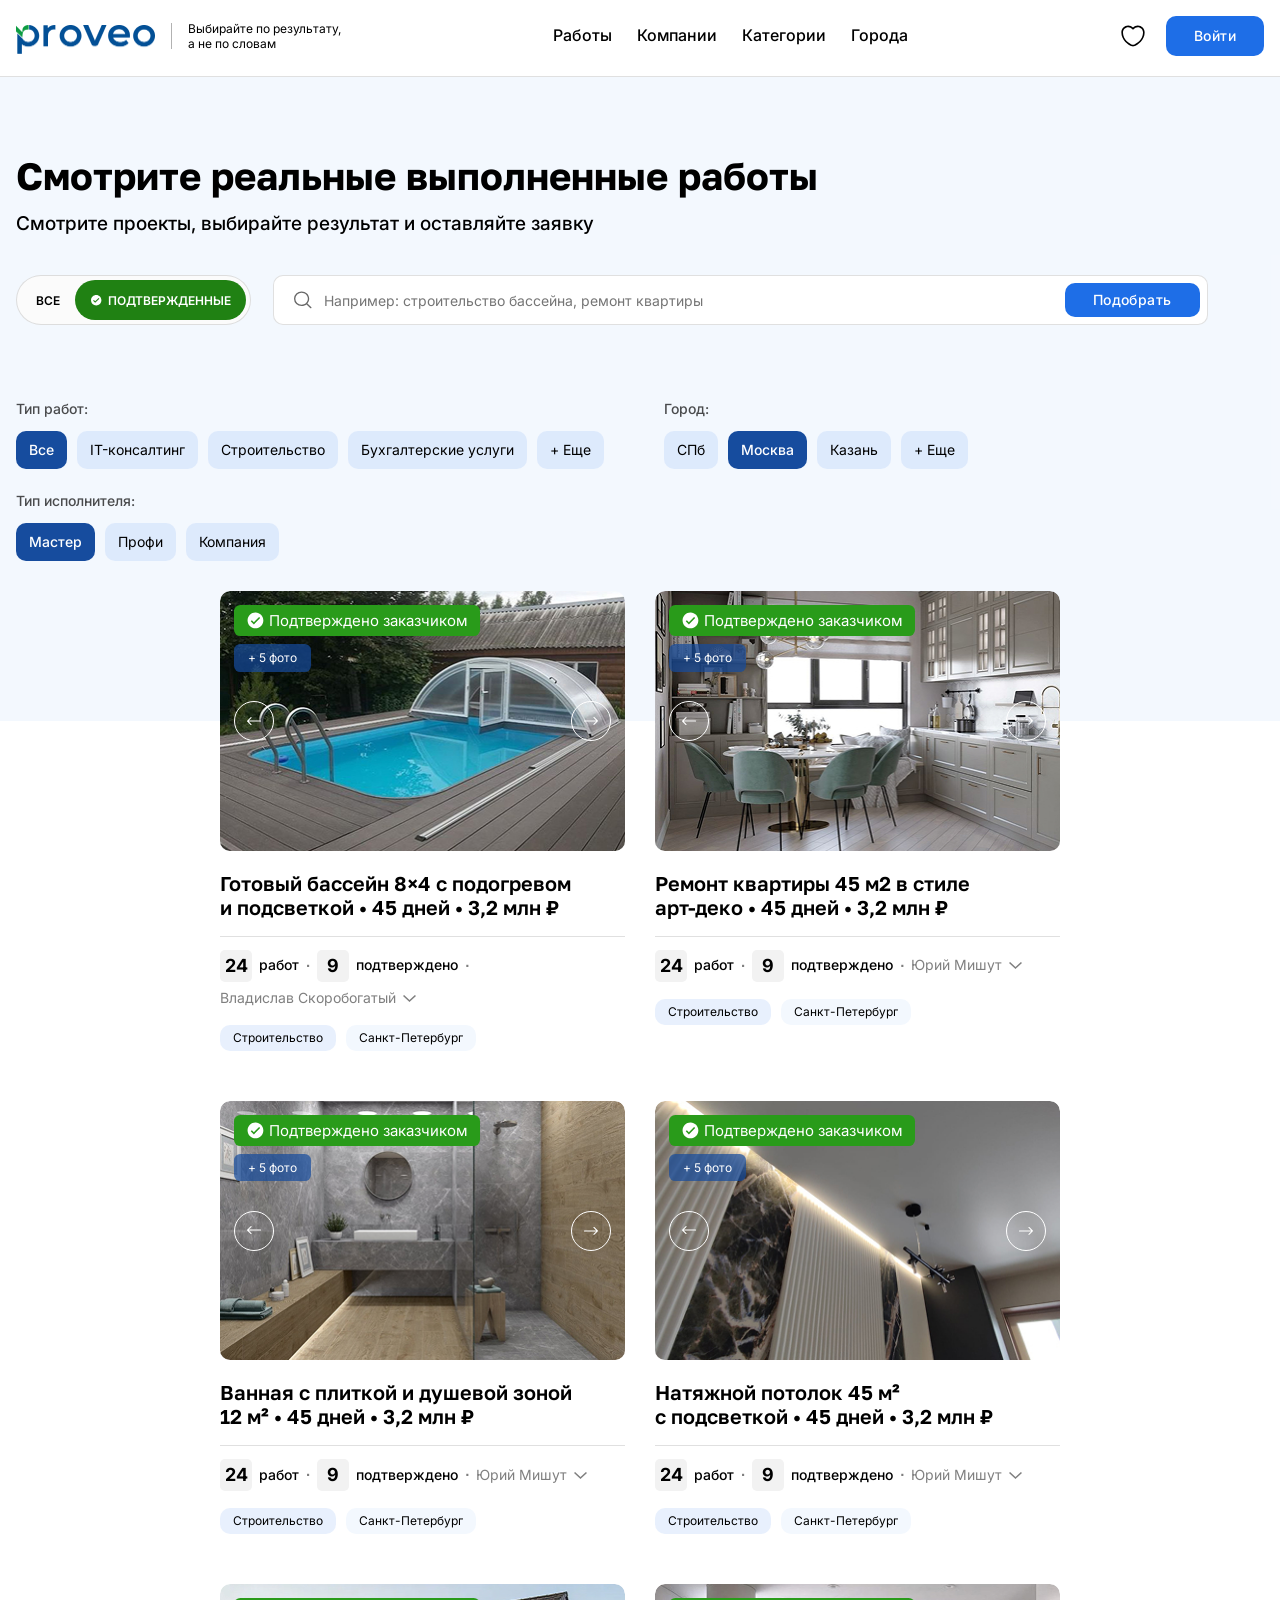
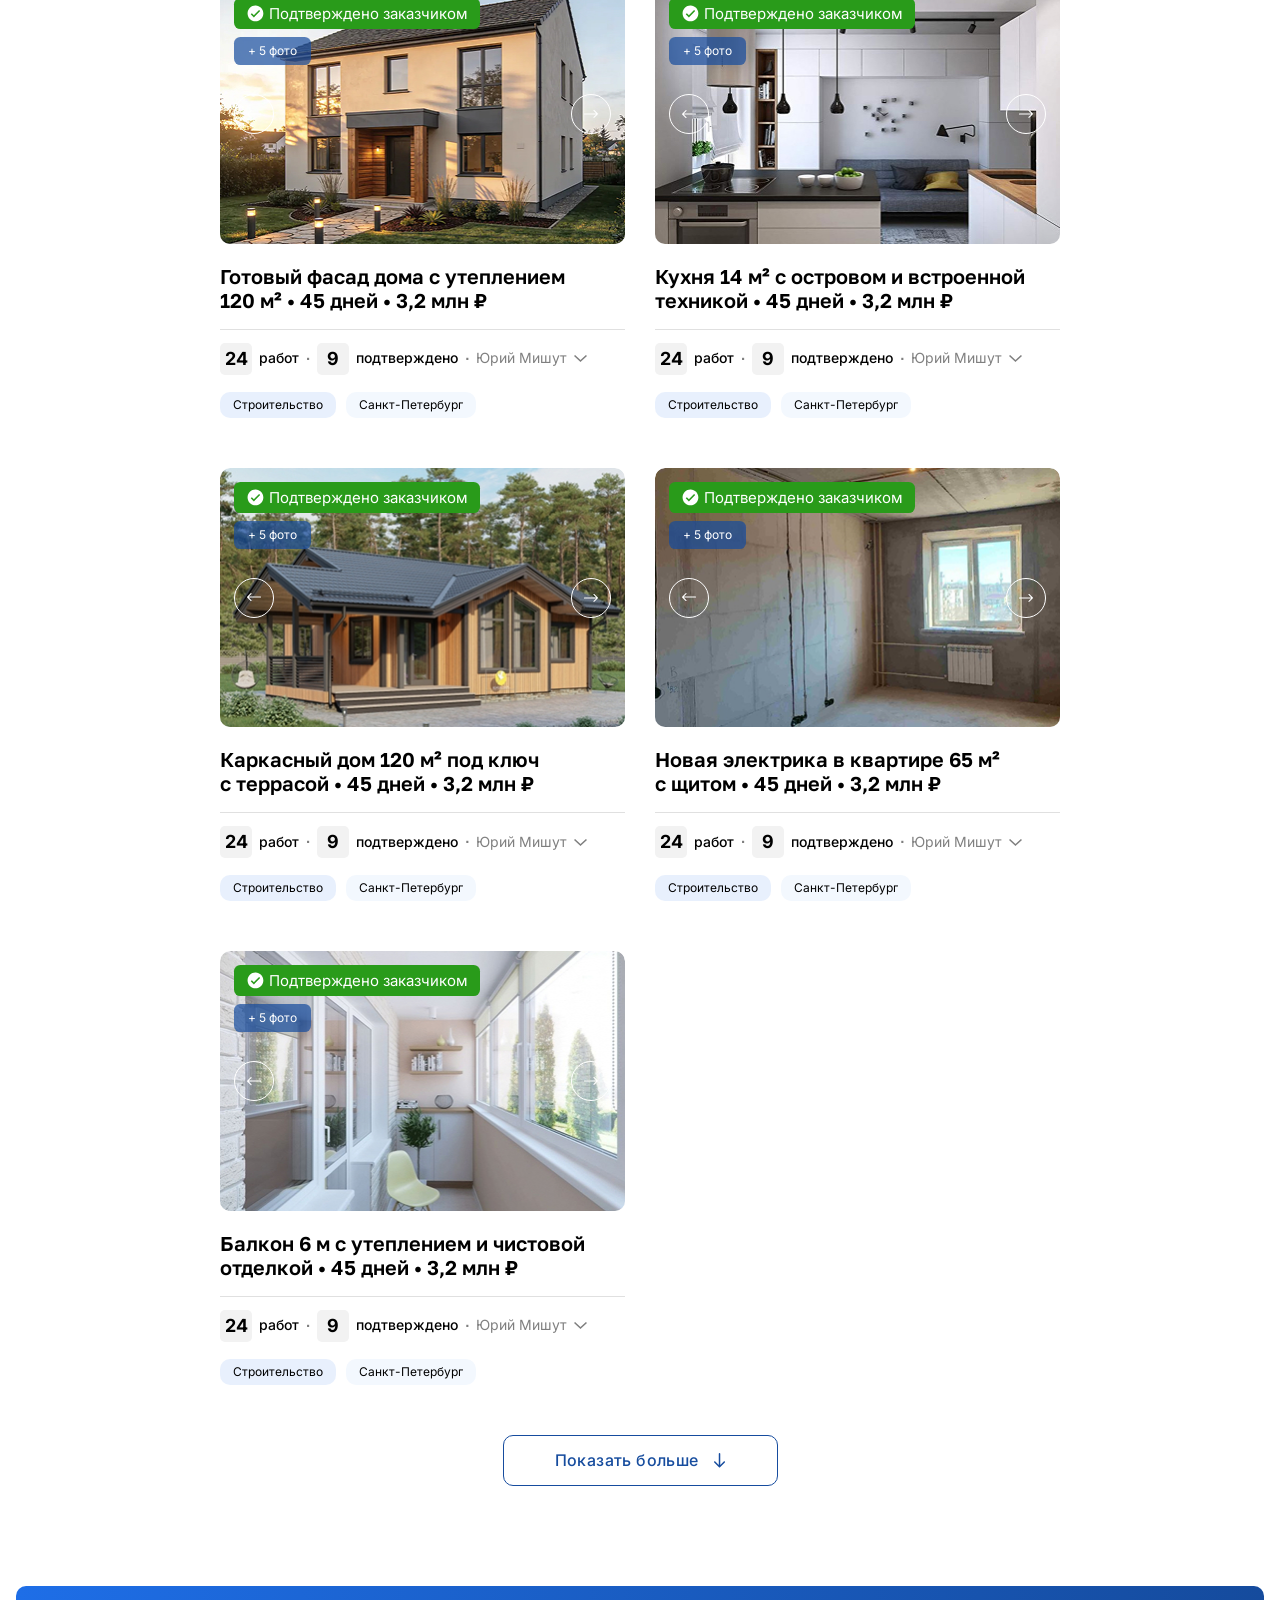
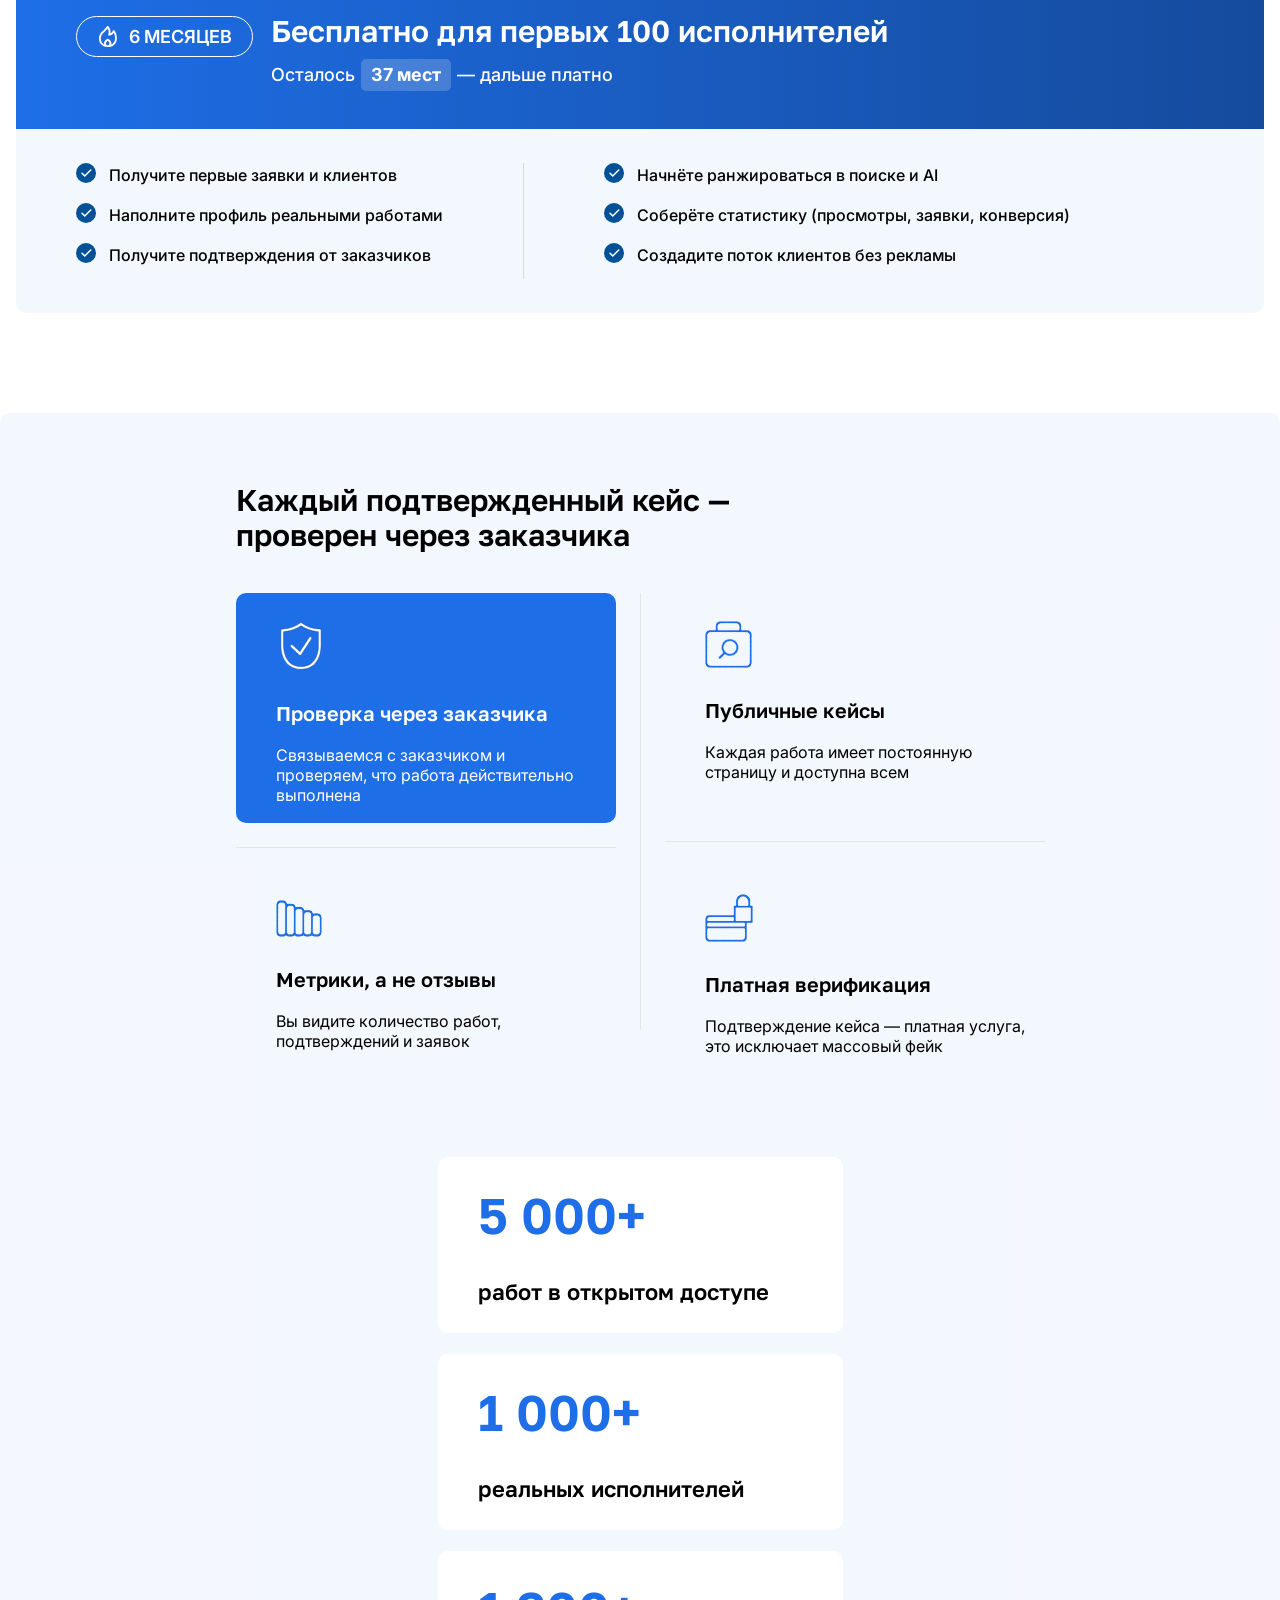
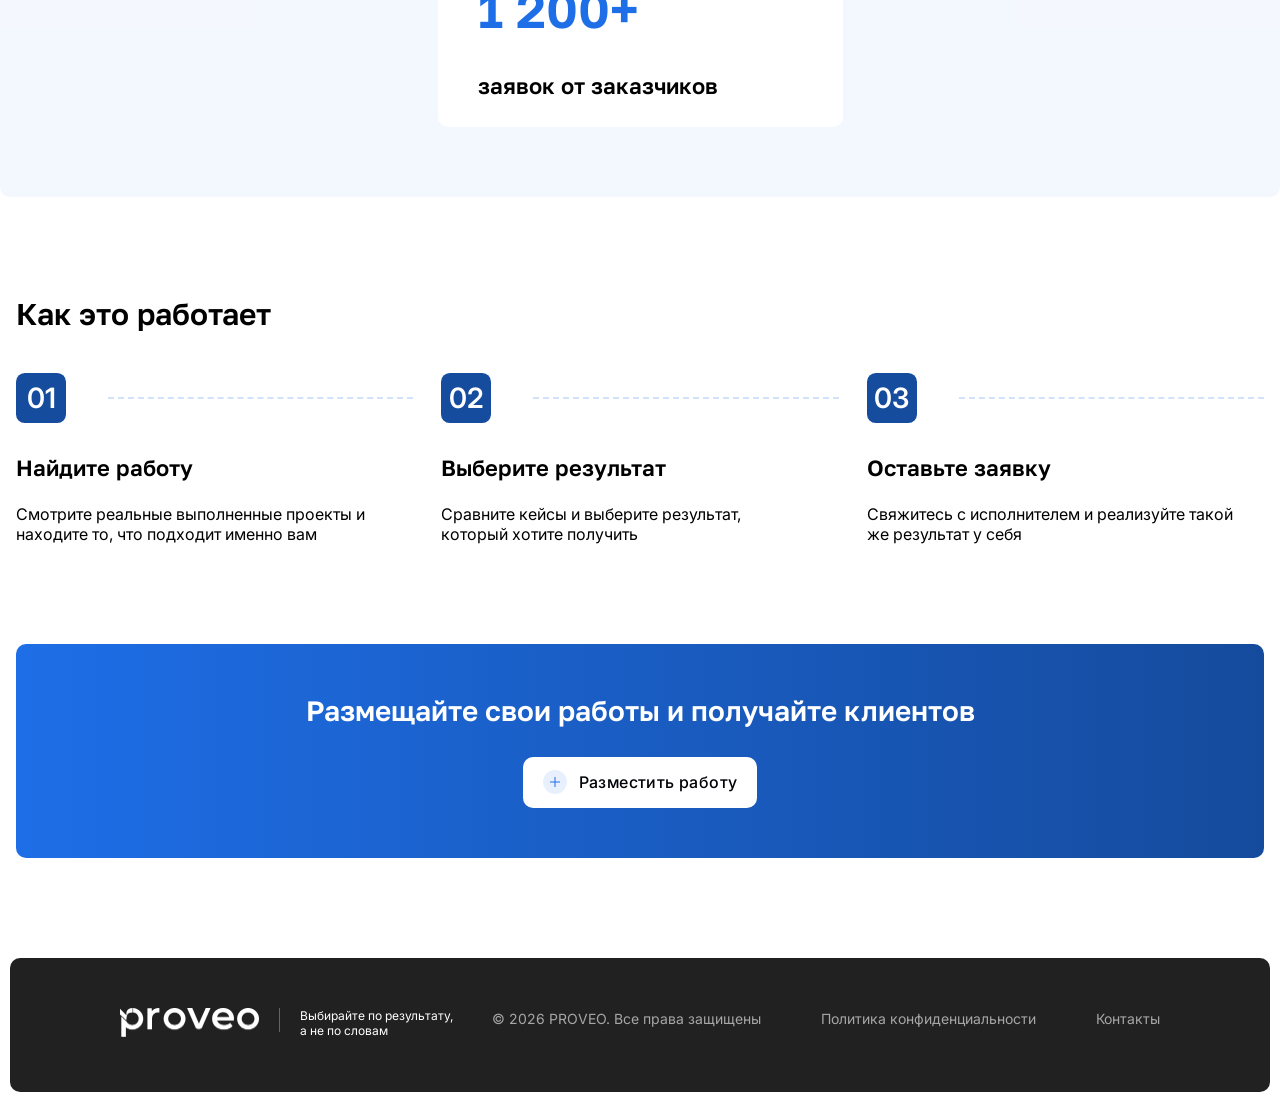
<file: index.html>
<!doctype html>
<html lang="ru">
  <head>
    <meta charset="utf-8" />
    <title>PROVEO - Выбирайте по результату, а не по словам</title>
    <meta
      name="viewport"
      content="width=device-width, initial-scale=1, maximum-scale=1.0, user-scalable=no"
    />
    <link
      href="https://fonts.googleapis.com/css?family=Inter:300,regular,500,600,700"
      rel="stylesheet"
    />
    <link
      href="https://fonts.googleapis.com/css?family=Golos+Text:regular,500,600,700"
      rel="stylesheet"
    />
    <link href="assets/css/reset.css" rel="stylesheet" />
    <link href="assets/css/main.css" rel="stylesheet" />
    <link href="assets/css/main-result.css" rel="stylesheet" />
  </head>
  <body>
    <!-- HEADER -->
    <header class="header">
      <div class="container">
        <div class="header-inner">
          <div class="header-left">
            <img class="header-logo" alt="PROVEO" src="./assets/img/logo.png" />
            <div class="header-divider"></div>
            <p class="header-slogan">
              Выбирайте по результату,<br />а не по словам
            </p>
          </div>
          <nav class="header-nav" aria-label="Основная навигация">
            <ul>
              <li><button type="button">Работы</button></li>
              <li><button type="button">Компании</button></li>
              <li><button type="button">Категории</button></li>
              <li><button type="button">Города</button></li>
            </ul>
          </nav>
          <div class="header-right">
            <button class="header-fav-btn" type="button" aria-label="Избранное">
              <svg
                width="26"
                height="26"
                viewBox="0 0 26 26"
                fill="none"
                xmlns="http://www.w3.org/2000/svg"
              >
                <path
                  d="M12.9998 23.4542C12.664 23.4542 12.339 23.4108 12.0682 23.3133C7.92984 21.8942 1.354 16.8567 1.354 9.41417C1.354 5.6225 4.41984 2.54584 8.18984 2.54584C10.0207 2.54584 11.7323 3.26084 12.9998 4.53917C14.2673 3.26084 15.979 2.54584 17.8098 2.54584C21.5798 2.54584 24.6457 5.63334 24.6457 9.41417C24.6457 16.8675 18.0698 21.8942 13.9315 23.3133C13.6607 23.4108 13.3357 23.4542 12.9998 23.4542ZM8.18984 4.17084C5.319 4.17084 2.979 6.52167 2.979 9.41417C2.979 16.8133 10.0965 20.93 12.599 21.7858C12.794 21.8508 13.2165 21.8508 13.4115 21.7858C15.9032 20.93 23.0315 16.8242 23.0315 9.41417C23.0315 6.52167 20.6915 4.17084 17.8207 4.17084C16.174 4.17084 14.6465 4.94 13.6607 6.2725C13.3573 6.68417 12.664 6.68417 12.3607 6.2725C11.3532 4.92917 9.8365 4.17084 8.18984 4.17084Z"
                  fill="black"
                />
              </svg>
            </button>
            <button class="header-login-btn" type="button">Войти</button>
            <button class="header-menu">
              <span></span>
            </button>
            <ul class="header-menu-nav">
              <li>Работы</li>
              <li>Компании</li>
              <li>Категории</li>
              <li>Города</li>
            </ul>
          </div>
        </div>
      </div>
    </header>
    <!-- MAIN CONTENT -->
    <main class="main-content">
      <section class="featured-header-section">
        <div class="featured-header-bg">
          <div class="featured-header-inner container">
            <h1 class="featured-header-title">
              Смотрите реальные выполненные работы
            </h1>
            <p class="featured-header-subtitle">
              Смотрите проекты, выбирайте результат и оставляйте заявку
            </p>
            <div class="search-bar-wrapper">
              <div class="verification-tabs">
                <button
                  class="verification-tab verification-tab-all"
                  type="button"
                >
                  ВСЕ
                </button>
                <button class="verification-tab active" type="button">
                  <svg
                    width="19"
                    height="19"
                    viewBox="0 0 19 19"
                    fill="none"
                    xmlns="http://www.w3.org/2000/svg"
                  >
                    <path
                      d="M9.46327 17.3495C5.10987 17.3448 1.58193 13.8168 1.57715 9.46341V9.30569C1.66384 4.97189 5.23204 1.52047 9.56632 1.57798C13.9006 1.63549 17.376 5.18037 17.3477 9.51494C17.3193 13.8495 13.7979 17.3487 9.46327 17.3495ZM5.84354 9.14008L4.7316 10.252L7.88605 13.4065L14.195 7.09757L13.083 5.97774L7.88605 11.1747L5.84354 9.14008Z"
                      fill=""
                    />
                  </svg>

                  <span>ПОДТВЕРЖДЕННЫЕ</span>
                </button>
              </div>
              <div class="search-bar">
                <img
                  class="search-icon"
                  src="./assets/icons/search.svg"
                  alt=""
                />
                <input
                  class="search-bar-input"
                  type="text"
                  placeholder="Например: строительство бассейна, ремонт квартиры"
                />
                <button class="clear-btn" type="button" hidden>
                  <img src="./assets/icons/close.svg" alt="очистить" />
                </button>
                <button class="search-bar-btn" type="button">Подобрать</button>
              </div>
              <div class="search-bar search-bar--mobile">
                <img
                  class="search-icon"
                  src="./assets/icons/search.svg"
                  alt=""
                />
                <input
                  class="search-bar-input"
                  type="text"
                  placeholder="Например: ремонт квартиры"
                />
                <button class="clear-btn" type="button" hidden>
                  <img src="./assets/icons/close.svg" alt="очистить" />
                </button>
              </div>
              <button class="btn search-btn" type="button">Подобрать</button>
            </div>

            <button class="filter-btn" type="button">
              <img src="./assets/icons/category.svg" alt="" />
              Фильтры
            </button>

            <div class="filter-groups">
              <div class="filter-group">
                <h3 class="filter-group-label">Тип работ:</h3>
                <div class="filter-group-options filter-job">
                  <button class="filter-chip active" type="button">Все</button>
                  <button class="filter-chip" type="button">
                    IT-консалтинг
                  </button>
                  <button class="filter-chip" type="button">
                    Строительство
                  </button>
                  <button class="filter-chip" type="button">
                    Бухгалтерские услуги
                  </button>
                  <button class="filter-chip" type="button">+ Еще</button>
                </div>
              </div>
              <div class="filter-group">
                <h3 class="filter-group-label">Город:</h3>
                <div class="filter-group-options filter-city">
                  <button class="filter-chip" type="button">СПб</button>
                  <button class="filter-chip active" type="button">
                    Москва
                  </button>
                  <button class="filter-chip" type="button">Казань</button>
                  <button class="filter-chip" type="button">+ Еще</button>
                </div>
              </div>
              <div class="filter-group">
                <h3 class="filter-group-label">Тип исполнителя:</h3>
                <div class="filter-group-options filter-executor">
                  <button class="filter-chip active" type="button">
                    Мастер
                  </button>
                  <button class="filter-chip" type="button">Профи</button>
                  <button class="filter-chip" type="button">Компания</button>
                </div>
              </div>
            </div>

            <div id="filter-modal" class="modal-overlay">
              <div class="modal-content">
                <h3 class="modal-content__title">Фильтр</h3>
                <div class="filter-groups">
                  <div class="filter-group">
                    <h3 class="filter-group-label">Тип работ:</h3>
                    <div class="filter-group-options filter-job">
                      <button class="filter-chip active" type="button">
                        Все
                      </button>
                      <button class="filter-chip" type="button">
                        IT-консалтинг
                      </button>
                      <button class="filter-chip" type="button">
                        Строительство
                      </button>
                      <button class="filter-chip" type="button">
                        Бухгалтерские услуги
                      </button>
                      <button class="filter-chip" type="button">+ Еще</button>
                    </div>
                  </div>
                  <div class="filter-group">
                    <h3 class="filter-group-label">Город:</h3>
                    <div class="filter-group-options filter-city">
                      <button class="filter-chip" type="button">СПб</button>
                      <button class="filter-chip active" type="button">
                        Москва
                      </button>
                      <button class="filter-chip" type="button">Казань</button>
                      <button class="filter-chip" type="button">+ Еще</button>
                    </div>
                  </div>
                  <div class="filter-group">
                    <h3 class="filter-group-label">Тип исполнителя:</h3>
                    <div class="filter-group-options filter-executor">
                      <button class="filter-chip active" type="button">
                        Мастер
                      </button>
                      <button class="filter-chip" type="button">Профи</button>
                      <button class="filter-chip" type="button">
                        Компания
                      </button>
                    </div>
                  </div>
                </div>
                <button class="modal-close" type="button">
                  <img src="./assets/icons/close.svg" alt="закрыть" />
                </button>
              </div>
            </div>
          </div>
        </div>
      </section>

      <!-- CARD LIST SECTION -->
      <div class="container">
        <section class="cards-list">
          <article class="card">
            <div class="card-img-container">
              <div class="card-slider">
                <img src="./assets/img/cards/1.jpg" />
                <img src="./assets/img/cards/2.jpg" />
                <img src="./assets/img/cards/3.jpg" />
              </div>
              <div class="card-badge-verified">
                <img src="./assets/icons/check.svg" alt="" />
                <span>Подтверждено заказчиком</span>
              </div>
              <div class="card-badge-photos">
                <span>+ 5 фото</span>
              </div>
              <button type="button" class="card-slide card-slide--back">
                <img src="./assets/icons/arrow-slide.svg" alt="назад" />
              </button>
              <button type="button" class="card-slide card-slide--forward">
                <img src="./assets/icons/arrow-slide.svg" alt="вперед" />
              </button>
            </div>

            <div class="card-content">
              <h3 class="card-title">
                Готовый бассейн 8×4 с подогревом <br />и подсветкой • 45 дней •
                3,2 млн ₽
              </h3>

              <div class="card-divider"></div>
              <div class="card-stats">
                <div class="stat-item">
                  <div class="stat-value">24</div>
                  <span class="stat-label">работ</span>
                </div>
                <span class="stat-dot">·</span>
                <div class="stat-item">
                  <div class="stat-value">9</div>
                  <span class="stat-label">подтверждено</span>
                </div>
                <span class="stat-dot">·</span>
                <button class="card-owner" type="button">
                  <span class="card-owner-name">Владислав Скоробогатый</span>
                  <svg
                    width="13"
                    height="7"
                    viewBox="0 0 13 7"
                    fill="none"
                    xmlns="http://www.w3.org/2000/svg"
                  >
                    <path
                      d="M6.48375 6.90433L13 0.977215L11.9299 -8.11411e-07L6.48294 4.95388L1.07331 0.0385556L7.026e-08 1.01245L6.48375 6.90433Z"
                    />
                  </svg>
                </button>
              </div>
              <div class="card-owner-details">
                <img
                  class="card-owner-details__img"
                  src="./assets/img/avatar.png"
                  alt="аватар"
                />
                <div>
                  <h5>
                    Юрий Мишут <img src="./assets/img/profi.png" alt="профи" />
                  </h5>
                  <a href="#">Перейти в профиль</a>
                  <p>
                    Занимаюсь строительством и ремонтом под ключ. Работаю с
                    проверенными материалами...
                  </p>
                </div>
              </div>
              <div class="card-tags">
                <span class="card-tag primary">Строительство</span>
                <span class="card-tag secondary">Санкт-Петербург</span>
              </div>
            </div>
          </article>
          <article class="card">
            <div class="card-img-container">
              <div class="card-slider">
                <img src="./assets/img/cards/2.jpg" />
                <img src="./assets/img/cards/1.jpg" />
                <img src="./assets/img/cards/3.jpg" />
              </div>
              <div class="card-badge-verified">
                <img src="./assets/icons/check.svg" alt="" />
                <span>Подтверждено заказчиком</span>
              </div>
              <div class="card-badge-photos">
                <span>+ 5 фото</span>
              </div>
              <button type="button" class="card-slide card-slide--back">
                <img src="./assets/icons/arrow-slide.svg" alt="назад" />
              </button>
              <button type="button" class="card-slide card-slide--forward">
                <img src="./assets/icons/arrow-slide.svg" alt="вперед" />
              </button>
            </div>

            <div class="card-content">
              <h3 class="card-title">
                Ремонт квартиры 45 м2 в стиле <br />
                арт-деко • 45 дней • 3,2 млн ₽
              </h3>

              <div class="card-divider"></div>
              <div class="card-stats">
                <div class="stat-item">
                  <div class="stat-value">24</div>
                  <span class="stat-label">работ</span>
                </div>
                <span class="stat-dot">·</span>
                <div class="stat-item">
                  <div class="stat-value">9</div>
                  <span class="stat-label">подтверждено</span>
                </div>
                <span class="stat-dot">·</span>
                <button class="card-owner" type="button">
                  <span class="card-owner-name">Юрий Мишут</span>
                  <svg
                    width="13"
                    height="7"
                    viewBox="0 0 13 7"
                    fill="none"
                    xmlns="http://www.w3.org/2000/svg"
                  >
                    <path
                      d="M6.48375 6.90433L13 0.977215L11.9299 -8.11411e-07L6.48294 4.95388L1.07331 0.0385556L7.026e-08 1.01245L6.48375 6.90433Z"
                    />
                  </svg>
                </button>
              </div>
              <div class="card-owner-details">
                <img
                  class="card-owner-details__img"
                  src="./assets/img/avatar.png"
                  alt="аватар"
                />
                <div>
                  <h5>
                    Юрий Мишут
                    <img class="" src="./assets/img/company.png" alt="профи" />
                  </h5>
                  <a href="#">Перейти в профиль</a>
                  <p>
                    Занимаюсь строительством и ремонтом под ключ. Работаю с
                    проверенными материалами...
                  </p>
                </div>
              </div>
              <div class="card-tags">
                <span class="card-tag primary">Строительство</span>
                <span class="card-tag secondary">Санкт-Петербург</span>
              </div>
            </div>
          </article>
          <article class="card">
            <div class="card-img-container">
              <div class="card-slider">
                <img src="./assets/img/cards/3.jpg" />
                <img src="./assets/img/cards/2.jpg" />
                <img src="./assets/img/cards/1.jpg" />
              </div>
              <div class="card-badge-verified">
                <img src="./assets/icons/check.svg" alt="" />
                <span>Подтверждено заказчиком</span>
              </div>
              <div class="card-badge-photos">
                <span>+ 5 фото</span>
              </div>
              <button type="button" class="card-slide card-slide--back">
                <img src="./assets/icons/arrow-slide.svg" alt="назад" />
              </button>
              <button type="button" class="card-slide card-slide--forward">
                <img src="./assets/icons/arrow-slide.svg" alt="вперед" />
              </button>
            </div>

            <div class="card-content">
              <h3 class="card-title">
                Ванная с плиткой и душевой зоной <br />
                12 м² • 45 дней • 3,2 млн ₽
              </h3>

              <div class="card-divider"></div>
              <div class="card-stats">
                <div class="stat-item">
                  <div class="stat-value">24</div>
                  <span class="stat-label">работ</span>
                </div>
                <span class="stat-dot">·</span>
                <div class="stat-item">
                  <div class="stat-value">9</div>
                  <span class="stat-label">подтверждено</span>
                </div>
                <span class="stat-dot">·</span>
                <button class="card-owner" type="button">
                  <span class="card-owner-name">Юрий Мишут</span>
                  <svg
                    width="13"
                    height="7"
                    viewBox="0 0 13 7"
                    fill="none"
                    xmlns="http://www.w3.org/2000/svg"
                  >
                    <path
                      d="M6.48375 6.90433L13 0.977215L11.9299 -8.11411e-07L6.48294 4.95388L1.07331 0.0385556L7.026e-08 1.01245L6.48375 6.90433Z"
                    />
                  </svg>
                </button>
              </div>
              <div class="card-owner-details">
                <img
                  class="card-owner-details__img"
                  src="./assets/img/avatar.png"
                  alt="аватар"
                />
                <div>
                  <h5>
                    Юрий Мишут <img src="./assets/img/master.png" alt="профи" />
                  </h5>
                  <a href="#">Перейти в профиль</a>
                  <p>
                    Занимаюсь строительством и ремонтом под ключ. Работаю с
                    проверенными материалами...
                  </p>
                </div>
              </div>
              <div class="card-tags">
                <span class="card-tag primary">Строительство</span>
                <span class="card-tag secondary">Санкт-Петербург</span>
              </div>
            </div>
          </article>
          <article class="card">
            <div class="card-img-container">
              <div class="card-slider">
                <img src="./assets/img/cards/4.jpg" />
                <img src="./assets/img/cards/2.jpg" />
                <img src="./assets/img/cards/3.jpg" />
              </div>
              <div class="card-badge-verified">
                <img src="./assets/icons/check.svg" alt="" />
                <span>Подтверждено заказчиком</span>
              </div>
              <div class="card-badge-photos">
                <span>+ 5 фото</span>
              </div>
              <button type="button" class="card-slide card-slide--back">
                <img src="./assets/icons/arrow-slide.svg" alt="назад" />
              </button>
              <button type="button" class="card-slide card-slide--forward">
                <img src="./assets/icons/arrow-slide.svg" alt="вперед" />
              </button>
            </div>

            <div class="card-content">
              <h3 class="card-title">
                Натяжной потолок 45 м² <br />с подсветкой • 45 дней • 3,2 млн ₽
              </h3>

              <div class="card-divider"></div>
              <div class="card-stats">
                <div class="stat-item">
                  <div class="stat-value">24</div>
                  <span class="stat-label">работ</span>
                </div>
                <span class="stat-dot">·</span>
                <div class="stat-item">
                  <div class="stat-value">9</div>
                  <span class="stat-label">подтверждено</span>
                </div>
                <span class="stat-dot">·</span>
                <button class="card-owner" type="button">
                  <span class="card-owner-name">Юрий Мишут</span>
                  <svg
                    width="13"
                    height="7"
                    viewBox="0 0 13 7"
                    fill="none"
                    xmlns="http://www.w3.org/2000/svg"
                  >
                    <path
                      d="M6.48375 6.90433L13 0.977215L11.9299 -8.11411e-07L6.48294 4.95388L1.07331 0.0385556L7.026e-08 1.01245L6.48375 6.90433Z"
                    />
                  </svg>
                </button>
              </div>
              <div class="card-owner-details">
                <img
                  class="card-owner-details__img"
                  src="./assets/img/avatar.png"
                  alt="аватар"
                />
                <div>
                  <h5>
                    Юрий Мишут <img src="./assets/img/profi.png" alt="профи" />
                  </h5>
                  <a href="#">Перейти в профиль</a>
                  <p>
                    Занимаюсь строительством и ремонтом под ключ. Работаю с
                    проверенными материалами...
                  </p>
                </div>
              </div>
              <div class="card-tags">
                <span class="card-tag primary">Строительство</span>
                <span class="card-tag secondary">Санкт-Петербург</span>
              </div>
            </div>
          </article>
          <article class="card">
            <div class="card-img-container">
              <div class="card-slider">
                <img src="./assets/img/cards/5.jpg" />
                <img src="./assets/img/cards/2.jpg" />
                <img src="./assets/img/cards/3.jpg" />
              </div>
              <div class="card-badge-verified">
                <img src="./assets/icons/check.svg" alt="" />
                <span>Подтверждено заказчиком</span>
              </div>
              <div class="card-badge-photos">
                <span>+ 5 фото</span>
              </div>
              <button type="button" class="card-slide card-slide--back">
                <img src="./assets/icons/arrow-slide.svg" alt="назад" />
              </button>
              <button type="button" class="card-slide card-slide--forward">
                <img src="./assets/icons/arrow-slide.svg" alt="вперед" />
              </button>
            </div>

            <div class="card-content">
              <h3 class="card-title">
                Готовый фасад дома с утеплением <br />120 м² • 45 дней • 3,2 млн
                ₽
              </h3>

              <div class="card-divider"></div>
              <div class="card-stats">
                <div class="stat-item">
                  <div class="stat-value">24</div>
                  <span class="stat-label">работ</span>
                </div>
                <span class="stat-dot">·</span>
                <div class="stat-item">
                  <div class="stat-value">9</div>
                  <span class="stat-label">подтверждено</span>
                </div>
                <span class="stat-dot">·</span>
                <button class="card-owner" type="button">
                  <span class="card-owner-name">Юрий Мишут</span>
                  <svg
                    width="13"
                    height="7"
                    viewBox="0 0 13 7"
                    fill="none"
                    xmlns="http://www.w3.org/2000/svg"
                  >
                    <path
                      d="M6.48375 6.90433L13 0.977215L11.9299 -8.11411e-07L6.48294 4.95388L1.07331 0.0385556L7.026e-08 1.01245L6.48375 6.90433Z"
                    />
                  </svg>
                </button>
              </div>
              <div class="card-owner-details">
                <img
                  class="card-owner-details__img"
                  src="./assets/img/avatar.png"
                  alt="аватар"
                />
                <div>
                  <h5>
                    Юрий Мишут <img src="./assets/img/profi.png" alt="профи" />
                  </h5>
                  <a href="#">Перейти в профиль</a>
                  <p>
                    Занимаюсь строительством и ремонтом под ключ. Работаю с
                    проверенными материалами...
                  </p>
                </div>
              </div>
              <div class="card-tags">
                <span class="card-tag primary">Строительство</span>
                <span class="card-tag secondary">Санкт-Петербург</span>
              </div>
            </div>
          </article>
          <article class="card">
            <div class="card-img-container">
              <div class="card-slider">
                <img src="./assets/img/cards/6.jpg" />
                <img src="./assets/img/cards/2.jpg" />
                <img src="./assets/img/cards/3.jpg" />
              </div>
              <div class="card-badge-verified">
                <img src="./assets/icons/check.svg" alt="" />
                <span>Подтверждено заказчиком</span>
              </div>
              <div class="card-badge-photos">
                <span>+ 5 фото</span>
              </div>
              <button type="button" class="card-slide card-slide--back">
                <img src="./assets/icons/arrow-slide.svg" alt="назад" />
              </button>
              <button type="button" class="card-slide card-slide--forward">
                <img src="./assets/icons/arrow-slide.svg" alt="вперед" />
              </button>
            </div>

            <div class="card-content">
              <h3 class="card-title">
                Кухня 14 м² с островом и встроенной <br />техникой • 45 дней •
                3,2 млн ₽
              </h3>

              <div class="card-divider"></div>
              <div class="card-stats">
                <div class="stat-item">
                  <div class="stat-value">24</div>
                  <span class="stat-label">работ</span>
                </div>
                <span class="stat-dot">·</span>
                <div class="stat-item">
                  <div class="stat-value">9</div>
                  <span class="stat-label">подтверждено</span>
                </div>
                <span class="stat-dot">·</span>
                <button class="card-owner" type="button">
                  <span class="card-owner-name">Юрий Мишут</span>
                  <svg
                    width="13"
                    height="7"
                    viewBox="0 0 13 7"
                    fill="none"
                    xmlns="http://www.w3.org/2000/svg"
                  >
                    <path
                      d="M6.48375 6.90433L13 0.977215L11.9299 -8.11411e-07L6.48294 4.95388L1.07331 0.0385556L7.026e-08 1.01245L6.48375 6.90433Z"
                    />
                  </svg>
                </button>
              </div>
              <div class="card-owner-details">
                <img
                  class="card-owner-details__img"
                  src="./assets/img/avatar.png"
                  alt="аватар"
                />
                <div>
                  <h5>
                    Юрий Мишут <img src="./assets/img/profi.png" alt="профи" />
                  </h5>
                  <a href="#">Перейти в профиль</a>
                  <p>
                    Занимаюсь строительством и ремонтом под ключ. Работаю с
                    проверенными материалами...
                  </p>
                </div>
              </div>
              <div class="card-tags">
                <span class="card-tag primary">Строительство</span>
                <span class="card-tag secondary">Санкт-Петербург</span>
              </div>
            </div>
          </article>
          <article class="card">
            <div class="card-img-container">
              <div class="card-slider">
                <img src="./assets/img/cards/7.jpg" />
                <img src="./assets/img/cards/2.jpg" />
                <img src="./assets/img/cards/3.jpg" />
              </div>
              <div class="card-badge-verified">
                <img src="./assets/icons/check.svg" alt="" />
                <span>Подтверждено заказчиком</span>
              </div>
              <div class="card-badge-photos">
                <span>+ 5 фото</span>
              </div>
              <button type="button" class="card-slide card-slide--back">
                <img src="./assets/icons/arrow-slide.svg" alt="назад" />
              </button>
              <button type="button" class="card-slide card-slide--forward">
                <img src="./assets/icons/arrow-slide.svg" alt="вперед" />
              </button>
            </div>

            <div class="card-content">
              <h3 class="card-title">
                Каркасный дом 120 м² под ключ<br />с террасой • 45 дней • 3,2
                млн ₽
              </h3>

              <div class="card-divider"></div>
              <div class="card-stats">
                <div class="stat-item">
                  <div class="stat-value">24</div>
                  <span class="stat-label">работ</span>
                </div>
                <span class="stat-dot">·</span>
                <div class="stat-item">
                  <div class="stat-value">9</div>
                  <span class="stat-label">подтверждено</span>
                </div>
                <span class="stat-dot">·</span>
                <button class="card-owner" type="button">
                  <span class="card-owner-name">Юрий Мишут</span>
                  <svg
                    width="13"
                    height="7"
                    viewBox="0 0 13 7"
                    fill="none"
                    xmlns="http://www.w3.org/2000/svg"
                  >
                    <path
                      d="M6.48375 6.90433L13 0.977215L11.9299 -8.11411e-07L6.48294 4.95388L1.07331 0.0385556L7.026e-08 1.01245L6.48375 6.90433Z"
                    />
                  </svg>
                </button>
              </div>
              <div class="card-owner-details">
                <img
                  class="card-owner-details__img"
                  src="./assets/img/avatar.png"
                  alt="аватар"
                />
                <div>
                  <h5>
                    Юрий Мишут <img src="./assets/img/profi.png" alt="профи" />
                  </h5>
                  <a href="#">Перейти в профиль</a>
                  <p>
                    Занимаюсь строительством и ремонтом под ключ. Работаю с
                    проверенными материалами...
                  </p>
                </div>
              </div>
              <div class="card-tags">
                <span class="card-tag primary">Строительство</span>
                <span class="card-tag secondary">Санкт-Петербург</span>
              </div>
            </div>
          </article>
          <article class="card">
            <div class="card-img-container">
              <div class="card-slider">
                <img src="./assets/img/cards/8.jpg" />
                <img src="./assets/img/cards/2.jpg" />
                <img src="./assets/img/cards/3.jpg" />
              </div>
              <div class="card-badge-verified">
                <img src="./assets/icons/check.svg" alt="" />
                <span>Подтверждено заказчиком</span>
              </div>
              <div class="card-badge-photos">
                <span>+ 5 фото</span>
              </div>
              <button type="button" class="card-slide card-slide--back">
                <img src="./assets/icons/arrow-slide.svg" alt="назад" />
              </button>
              <button type="button" class="card-slide card-slide--forward">
                <img src="./assets/icons/arrow-slide.svg" alt="вперед" />
              </button>
            </div>

            <div class="card-content">
              <h3 class="card-title">
                Новая электрика в квартире 65 м² <br />с щитом • 45 дней • 3,2
                млн ₽
              </h3>

              <div class="card-divider"></div>
              <div class="card-stats">
                <div class="stat-item">
                  <div class="stat-value">24</div>
                  <span class="stat-label">работ</span>
                </div>
                <span class="stat-dot">·</span>
                <div class="stat-item">
                  <div class="stat-value">9</div>
                  <span class="stat-label">подтверждено</span>
                </div>
                <span class="stat-dot">·</span>
                <button class="card-owner" type="button">
                  <span class="card-owner-name">Юрий Мишут</span>
                  <svg
                    width="13"
                    height="7"
                    viewBox="0 0 13 7"
                    fill="none"
                    xmlns="http://www.w3.org/2000/svg"
                  >
                    <path
                      d="M6.48375 6.90433L13 0.977215L11.9299 -8.11411e-07L6.48294 4.95388L1.07331 0.0385556L7.026e-08 1.01245L6.48375 6.90433Z"
                    />
                  </svg>
                </button>
              </div>
              <div class="card-owner-details">
                <img
                  class="card-owner-details__img"
                  src="./assets/img/avatar.png"
                  alt="аватар"
                />
                <div>
                  <h5>
                    Юрий Мишут <img src="./assets/img/profi.png" alt="профи" />
                  </h5>
                  <a href="#">Перейти в профиль</a>
                  <p>
                    Занимаюсь строительством и ремонтом под ключ. Работаю с
                    проверенными материалами...
                  </p>
                </div>
              </div>
              <div class="card-tags">
                <span class="card-tag primary">Строительство</span>
                <span class="card-tag secondary">Санкт-Петербург</span>
              </div>
            </div>
          </article>
          <article class="card">
            <div class="card-img-container">
              <div class="card-slider">
                <img src="./assets/img/cards/9.jpg" />
                <img src="./assets/img/cards/2.jpg" />
                <img src="./assets/img/cards/3.jpg" />
              </div>
              <div class="card-badge-verified">
                <img src="./assets/icons/check.svg" alt="" />
                <span>Подтверждено заказчиком</span>
              </div>
              <div class="card-badge-photos">
                <span>+ 5 фото</span>
              </div>
              <button type="button" class="card-slide card-slide--back">
                <img src="./assets/icons/arrow-slide.svg" alt="назад" />
              </button>
              <button type="button" class="card-slide card-slide--forward">
                <img src="./assets/icons/arrow-slide.svg" alt="вперед" />
              </button>
            </div>

            <div class="card-content">
              <h3 class="card-title">
                Балкон 6 м с утеплением и чистовой <br />отделкой • 45 дней •
                3,2 млн ₽
              </h3>

              <div class="card-divider"></div>
              <div class="card-stats">
                <div class="stat-item">
                  <div class="stat-value">24</div>
                  <span class="stat-label">работ</span>
                </div>
                <span class="stat-dot">·</span>
                <div class="stat-item">
                  <div class="stat-value">9</div>
                  <span class="stat-label">подтверждено</span>
                </div>
                <span class="stat-dot">·</span>
                <button class="card-owner" type="button">
                  <span class="card-owner-name">Юрий Мишут</span>
                  <svg
                    width="13"
                    height="7"
                    viewBox="0 0 13 7"
                    fill="none"
                    xmlns="http://www.w3.org/2000/svg"
                  >
                    <path
                      d="M6.48375 6.90433L13 0.977215L11.9299 -8.11411e-07L6.48294 4.95388L1.07331 0.0385556L7.026e-08 1.01245L6.48375 6.90433Z"
                    />
                  </svg>
                </button>
              </div>
              <div class="card-owner-details">
                <img
                  class="card-owner-details__img"
                  src="./assets/img/avatar.png"
                  alt="аватар"
                />
                <div>
                  <h5>
                    Юрий Мишут <img src="./assets/img/profi.png" alt="профи" />
                  </h5>
                  <a href="#">Перейти в профиль</a>
                  <p>
                    Занимаюсь строительством и ремонтом под ключ. Работаю с
                    проверенными материалами...
                  </p>
                </div>
              </div>
              <div class="card-tags">
                <span class="card-tag primary">Строительство</span>
                <span class="card-tag secondary">Санкт-Петербург</span>
              </div>
            </div>
          </article>
        </section>
        <button class="show-more-btn" type="button">
          <span>Показать больше</span>
          <svg
            width="12"
            height="15"
            viewBox="0 0 12 15"
            fill="none"
            xmlns="http://www.w3.org/2000/svg"
          >
            <path
              d="M6.27295 0.75C6.27295 0.335786 5.93716 -1.53203e-08 5.52295 0C5.10874 1.53203e-08 4.77295 0.335786 4.77295 0.75L5.52295 0.75L6.27295 0.75ZM4.99262 14.2803C5.28551 14.5732 5.76039 14.5732 6.05328 14.2803L10.8263 9.50736C11.1191 9.21446 11.1191 8.73959 10.8263 8.4467C10.5334 8.1538 10.0585 8.1538 9.76559 8.4467L5.52295 12.6893L1.28031 8.4467C0.987416 8.1538 0.512542 8.1538 0.219649 8.4467C-0.0732448 8.73959 -0.0732447 9.21447 0.219649 9.50736L4.99262 14.2803ZM5.52295 0.75L4.77295 0.75L4.77295 13.75L5.52295 13.75L6.27295 13.75L6.27295 0.75L5.52295 0.75Z"
              fill="#164C9E"
            />
          </svg>
        </button>
      </div>

      <!-- NEWS FREE SECTION -->
      <div class="container">
        <section class="news-free">
          <div class="news-free-top">
            <div class="news-free-badge">
              <img src="./assets/icons/fire.svg" alt="" />
              <span>6 МЕСЯЦЕВ</span>
            </div>
            <div>
              <h2 class="news-free-title">
                Бесплатно для первых 100 исполнителей
              </h2>
              <div class="news-free-remaining">
                <span>Осталось</span>
                <span class="count-box">37 мест</span>
                <span>— дальше платно</span>
              </div>
            </div>
          </div>
          <div class="news-free-bottom">
            <ul class="news-free-list">
              <li>
                <img src="./assets/icons/check-blue.svg" alt="" />
                <span>Получите первые заявки и клиентов</span>
              </li>
              <li>
                <img src="./assets/icons/check-blue.svg" alt="" />
                <span>Наполните профиль реальными работами</span>
              </li>
              <li>
                <img src="./assets/icons/check-blue.svg" alt="" />
                <span>Получите подтверждения от заказчиков</span>
              </li>
            </ul>
            <div class="news-free-divider"></div>
            <ul class="news-free-list">
              <li>
                <img src="./assets/icons/check-blue.svg" alt="" />
                <span>Начнёте ранжироваться в поиске и AI</span>
              </li>
              <li>
                <img src="./assets/icons/check-blue.svg" alt="" />
                <span>Соберёте статистику (просмотры, заявки, конверсия)</span>
              </li>
              <li>
                <img src="./assets/icons/check-blue.svg" alt="" />
                <span>Создадите поток клиентов без рекламы</span>
              </li>
            </ul>
          </div>
        </section>
      </div>

      <!-- PARTNER INCENTIVE SECTION -->
      <section class="partner-section">
        <div class="container partner-inner">
          <div class="partner-left">
            <h2 class="partner-title">
              Каждый подтвержденный кейс — проверен через заказчика
            </h2>
            <div class="partner-features-grid">
              <div>
                <div class="partner-feature-card highlighted">
                  <img
                    class="feature-icon"
                    src="./assets/icons/check-order.svg"
                    alt="Проверка через заказчика"
                  />
                  <div>
                    <h3>Проверка через заказчика</h3>
                    <p>
                      Связываемся с заказчиком и проверяем, что работа
                      действительно выполнена
                    </p>
                  </div>
                </div>
                <div class="partner-feature-divider"></div>
                <div class="partner-feature-card">
                  <svg
                    width="46"
                    height="37"
                    viewBox="0 0 46 37"
                    fill="white"
                    xmlns="http://www.w3.org/2000/svg"
                  >
                    <mask id="path-1-inside-1_87_5048" fill="white">
                      <path
                        d="M4.57624 0.0116204C4.66399 0.0109529 4.75174 0.0102854 4.84214 0.00959772C5.02709 0.00858698 5.21205 0.00811189 5.397 0.00814423C5.67654 0.00770728 5.95596 0.00406477 6.23548 0.000261764C7.83709 -0.00984441 9.14922 0.268728 10.3616 1.52545C10.8466 2.11086 11.1309 2.80492 11.3543 3.55472C11.4027 3.53344 11.451 3.51216 11.5009 3.49024C12.3338 3.17884 13.173 3.20842 14.0408 3.21469C14.3059 3.2163 14.571 3.2147 14.8361 3.21278C16.4352 3.21077 17.7506 3.4463 18.9503 4.71878C19.468 5.33078 19.7573 5.95726 19.9598 6.76332C20.0223 6.74212 20.0847 6.72091 20.149 6.69906C21.0182 6.43696 21.8521 6.4131 22.7478 6.41779C22.9954 6.41864 23.2429 6.41575 23.4905 6.41258C25.0345 6.40572 26.3565 6.66605 27.5457 7.85375C28.0658 8.45622 28.3511 9.21705 28.655 9.97193C28.7881 9.9254 28.7881 9.9254 28.9239 9.87793C29.5187 9.67002 30.1464 9.65413 30.7644 9.64723C30.8356 9.64642 30.9068 9.64561 30.9801 9.64478C31.1302 9.6434 31.2802 9.64232 31.4303 9.64153C31.5808 9.64038 31.7313 9.63834 31.8818 9.63536C33.2636 9.60812 34.5853 9.72346 35.7367 10.6738C35.8216 10.7399 35.8216 10.7399 35.9082 10.8074C36.4979 11.3115 36.9381 12.0958 37.1709 12.8797C37.1709 13.0121 37.1709 13.1444 37.1709 13.2808C37.2168 13.2596 37.2627 13.2384 37.31 13.2165C37.8938 12.9704 38.4217 12.9346 39.0415 12.9365C39.1415 12.936 39.2414 12.9355 39.3445 12.9349C39.5549 12.9343 39.7654 12.9344 39.9759 12.9353C40.2956 12.9361 40.6151 12.9332 40.9348 12.9301C41.1403 12.9299 41.3459 12.93 41.5514 12.9303C41.6929 12.9286 41.6929 12.9286 41.8373 12.9268C42.9218 12.9381 43.9262 13.389 44.7379 14.1985C45.4969 15.0745 45.965 16.1365 45.9689 17.3588C45.9693 17.426 45.9696 17.4931 45.9699 17.5623C45.9709 17.7871 45.9713 18.0119 45.9716 18.2367C45.9722 18.398 45.9728 18.5592 45.9734 18.7205C45.9753 19.2501 45.9762 19.7798 45.9771 20.3094C45.9775 20.492 45.9778 20.6746 45.9782 20.8572C45.9799 21.7155 45.9812 22.5738 45.9819 23.432C45.9828 24.4212 45.9852 25.4103 45.9888 26.3995C45.9915 27.1649 45.9928 27.9304 45.9931 28.6959C45.9933 29.1526 45.9941 29.6093 45.9964 30.066C45.9985 30.4962 45.9989 30.9264 45.9979 31.3566C45.9979 31.5137 45.9985 31.6709 45.9997 31.8281C46.0097 33.1783 45.7801 34.15 45.0593 35.2397C45.0076 35.3266 44.9558 35.4134 44.9025 35.5029C44.2592 36.2624 43.2942 36.8937 42.3421 36.9584C42.266 36.959 42.1899 36.9597 42.1115 36.9604C42.0247 36.9614 41.9378 36.9624 41.8484 36.9633C41.755 36.9638 41.6616 36.9642 41.5654 36.9646C41.4202 36.9655 41.4202 36.9655 41.2719 36.9664C41.0668 36.9673 40.8617 36.968 40.6566 36.9684C40.345 36.9693 40.0334 36.9724 39.7218 36.9756C39.5221 36.9763 39.3224 36.9768 39.1227 36.9772C39.0304 36.9784 38.9381 36.9796 38.8431 36.9809C38.0345 36.9782 37.3431 36.7888 36.6387 36.3364C36.5584 36.2856 36.4781 36.2348 36.3953 36.1825C36.2327 36.0738 36.0735 35.9588 35.9159 35.8413C35.8637 35.8873 35.8115 35.9333 35.7577 35.9808C35.6842 36.0423 35.6107 36.1038 35.535 36.1672C35.4643 36.2277 35.3935 36.2882 35.3207 36.3505C34.5423 36.8486 33.763 37.0054 32.8766 36.9975C32.7305 36.9981 32.7305 36.9981 32.5814 36.9987C32.3771 36.999 32.1728 36.9982 31.9685 36.9966C31.6587 36.9944 31.3491 36.9965 31.0393 36.9991C30.8393 36.9988 30.6394 36.9983 30.4394 36.9975C30.3484 36.9984 30.2573 36.9992 30.1635 37C29.282 36.9873 28.4662 36.7259 27.7362 36.1672C27.6135 36.0749 27.6135 36.0749 27.4883 35.9808C27.4296 35.9347 27.3709 35.8887 27.3104 35.8413C27.2517 35.8873 27.193 35.9333 27.1325 35.9808C27.0507 36.0423 26.9689 36.1038 26.8846 36.1672C26.8056 36.2277 26.7265 36.2882 26.6451 36.3505C25.5711 37.0313 24.518 37.0067 23.3117 36.9966C23.0083 36.9944 22.7052 36.9965 22.4019 36.9991C21.1842 37.001 20.164 36.9581 19.1307 36.1672C19.0079 36.0749 19.0079 36.0749 18.8827 35.9808C18.824 35.9347 18.7653 35.8887 18.7049 35.8413C18.6462 35.8873 18.5875 35.9333 18.527 35.9808C18.4452 36.0423 18.3634 36.1038 18.2791 36.1672C18.2 36.2277 18.121 36.2882 18.0396 36.3505C17.2694 36.8549 16.4547 37.0054 15.5758 36.9975C15.4297 36.9981 15.4297 36.9981 15.2807 36.9987C15.0764 36.999 14.8721 36.9982 14.6678 36.9966C14.358 36.9944 14.0484 36.9965 13.7385 36.9991C13.5386 36.9988 13.3387 36.9983 13.1387 36.9975C13.0476 36.9984 12.9566 36.9992 12.8627 37C11.9813 36.9873 11.1655 36.7259 10.4355 36.1672C10.3128 36.0749 10.3128 36.0749 10.1876 35.9808C10.1289 35.9347 10.0702 35.8887 10.0097 35.8413C9.93637 35.8995 9.93637 35.8995 9.86157 35.9588C9.11959 36.532 8.42002 36.95 7.50269 36.962C7.41646 36.9633 7.33023 36.9646 7.24139 36.9659C7.10286 36.967 7.10286 36.967 6.96154 36.9682C6.86524 36.969 6.76894 36.9698 6.66972 36.9706C6.46591 36.972 6.26209 36.9731 6.05828 36.9739C5.8513 36.975 5.64432 36.9771 5.43736 36.98C5.13676 36.9843 4.83624 36.9859 4.53563 36.987C4.44454 36.9887 4.35346 36.9905 4.25962 36.9923C3.23573 36.9889 2.39368 36.6304 1.58342 35.9416C1.44476 35.833 1.44476 35.833 1.3033 35.7222C0.619697 35.0574 0.139565 33.9374 0.0261017 32.9407C0.0134253 32.6236 0.0112716 32.3087 0.0133916 31.9913C0.012769 31.8709 0.0121465 31.7505 0.011505 31.6265C0.0101572 31.2953 0.0103958 30.9643 0.0113392 30.6332C0.0119695 30.2749 0.0105294 29.9166 0.00936747 29.5583C0.00743299 28.8575 0.00743766 28.1568 0.00816858 27.456C0.00873462 26.8861 0.00863037 26.3162 0.00805471 25.7463C0.00797389 25.6651 0.00789281 25.5838 0.00780953 25.5C0.00764358 25.3348 0.00747687 25.1697 0.00730891 25.0045C0.00582464 23.4576 0.00660267 21.9106 0.00811421 20.3637C0.00943125 18.9505 0.0081206 17.5373 0.0055352 16.1241C0.00289617 14.6707 0.00191784 13.2173 0.00277256 11.7639C0.00286422 11.5993 0.00295368 11.4347 0.00304031 11.2701C0.00308301 11.1891 0.00312557 11.1081 0.00316957 11.0247C0.00336303 10.456 0.00248769 9.88741 0.00117837 9.31876C-0.000397006 8.62493 -0.000375726 7.93112 0.00165779 7.23729C0.00265252 6.88376 0.00294965 6.53028 0.00127241 6.17675C-0.000161114 5.79236 0.00119005 5.4081 0.00321505 5.02372C0.00215408 4.91357 0.00109312 4.80342 0 4.68993C0.0122581 3.53843 0.359819 2.51017 1.04558 1.64961C1.10971 1.56062 1.10971 1.56062 1.17514 1.46983C2.02739 0.384795 3.33494 0.0149644 4.57624 0.0116204ZM3.07931 3.78032C2.70506 4.46253 2.72285 5.21229 2.72539 5.9878C2.72505 6.09963 2.7247 6.21146 2.72435 6.32668C2.72343 6.70038 2.72378 7.07406 2.72414 7.44775C2.72375 7.71609 2.72329 7.98443 2.72275 8.25277C2.72161 8.90536 2.72145 9.55795 2.72166 10.2105C2.72182 10.7411 2.72166 11.2717 2.72128 11.8023C2.72122 11.8779 2.72117 11.9535 2.72112 12.0314C2.72101 12.185 2.7209 12.3386 2.72079 12.4922C2.71981 13.9315 2.72001 15.3709 2.72055 16.8103C2.72102 18.1262 2.72001 19.4421 2.7183 20.758C2.71657 22.1103 2.71583 23.4627 2.71616 24.815C2.71634 25.5738 2.71611 26.3325 2.71484 27.0913C2.71378 27.7372 2.71365 28.3831 2.71474 29.0289C2.71526 29.3582 2.71522 29.6875 2.71429 30.0168C2.71335 30.3743 2.71408 30.7318 2.71521 31.0893C2.71455 31.1926 2.71389 31.296 2.71321 31.4024C2.71784 32.0955 2.77083 32.7946 3.1749 33.3503C3.2284 33.3947 3.28191 33.4392 3.33703 33.485C3.41763 33.5548 3.41763 33.5548 3.49985 33.626C3.86127 33.8988 4.22121 33.8559 4.64348 33.8598C4.7253 33.8606 4.80712 33.8614 4.89143 33.8623C5.06497 33.8637 5.23851 33.8647 5.41206 33.8655C5.6763 33.8673 5.94045 33.8717 6.20467 33.8761C6.37338 33.8771 6.5421 33.878 6.71082 33.8786C6.82865 33.8813 6.82865 33.8813 6.94886 33.8839C7.4775 33.8819 7.78413 33.78 8.21686 33.4349C8.5326 32.9795 8.6761 32.6313 8.67685 32.0586C8.67737 31.9116 8.67737 31.9116 8.67789 31.7616C8.67781 31.6536 8.67774 31.5457 8.67766 31.4345C8.67792 31.32 8.67819 31.2055 8.67846 31.0876C8.67911 30.7693 8.67935 30.451 8.67941 30.1328C8.67958 29.7897 8.68026 29.4467 8.68086 29.1036C8.68208 28.3532 8.68262 27.6029 8.68301 26.8525C8.68326 26.3841 8.68364 25.9157 8.68404 25.4472C8.68514 24.1506 8.68606 22.8539 8.68636 21.5572C8.68638 21.4742 8.6864 21.3912 8.68642 21.3057C8.68644 21.2225 8.68646 21.1393 8.68648 21.0535C8.68652 20.8849 8.68656 20.7163 8.6866 20.5477C8.68662 20.4641 8.68664 20.3805 8.68666 20.2943C8.68702 18.9389 8.68858 17.5836 8.69067 16.2282C8.69279 14.837 8.69391 13.4459 8.69402 12.0547C8.6941 11.2735 8.69461 10.4922 8.69624 9.71098C8.69762 9.04578 8.69808 8.38058 8.69734 7.71537C8.69699 7.37595 8.69722 7.03656 8.69833 6.69714C8.69946 6.32918 8.69895 5.96127 8.69801 5.59331C8.69873 5.48602 8.69945 5.37874 8.7002 5.26821C8.69637 4.6276 8.64664 4.15929 8.24207 3.66869C8.16304 3.59677 8.16304 3.59677 8.0824 3.52338C8.00336 3.44951 8.00336 3.44951 7.92273 3.37415C7.55394 3.08634 7.14168 3.134 6.71117 3.12975C6.63345 3.12894 6.55574 3.12813 6.47566 3.1273C6.3111 3.12591 6.14653 3.12483 5.98196 3.12405C5.7315 3.12232 5.48113 3.11792 5.23069 3.11349C5.07056 3.11248 4.91042 3.11162 4.75027 3.11095C4.67593 3.10919 4.60158 3.10744 4.52497 3.10563C3.91036 3.10817 3.52784 3.29217 3.07931 3.78032ZM11.6736 7.0704C11.5034 7.42843 11.4328 7.69098 11.4319 8.09071C11.4315 8.17785 11.4311 8.26499 11.4307 8.35476C11.4307 8.45055 11.4307 8.54634 11.4307 8.64504C11.4304 8.74675 11.4301 8.84847 11.4297 8.95327C11.4288 9.29572 11.4284 9.63818 11.4281 9.98064C11.4275 10.2255 11.4269 10.4704 11.4263 10.7153C11.4246 11.4513 11.4236 12.1873 11.4228 12.9233C11.4224 13.2699 11.4219 13.6166 11.4215 13.9632C11.4199 15.1154 11.4186 16.2677 11.418 17.4199C11.4178 17.7189 11.4177 18.0179 11.4175 18.3169C11.4174 18.3912 11.4174 18.4655 11.4173 18.5421C11.4166 19.746 11.4143 20.9499 11.4114 22.1538C11.4085 23.3898 11.4068 24.6259 11.4066 25.862C11.4064 26.556 11.4056 27.2499 11.4033 27.9439C11.4011 28.5967 11.4008 29.2495 11.4017 29.9023C11.4018 30.142 11.4012 30.3816 11.4 30.6213C11.3984 30.9484 11.399 31.2754 11.4002 31.6025C11.3992 31.6974 11.3983 31.7923 11.3972 31.89C11.4025 32.4911 11.4902 32.8415 11.8025 33.3346C12.1494 33.6942 12.4161 33.8465 12.8872 33.8537C12.9609 33.855 13.0345 33.8563 13.1103 33.8576C13.1896 33.8583 13.2689 33.8591 13.3506 33.8598C13.4325 33.8606 13.5144 33.8614 13.5988 33.8623C13.7722 33.8637 13.9455 33.8647 14.1189 33.8655C14.3834 33.8673 14.6477 33.8717 14.9121 33.8761C15.0807 33.8771 15.2493 33.878 15.4179 33.8786C15.4966 33.8804 15.5754 33.8821 15.6565 33.8839C16.1504 33.882 16.4308 33.8034 16.8224 33.4349C17.1217 33.0548 17.2816 32.8223 17.2826 32.3172C17.2832 32.1858 17.2832 32.1858 17.2839 32.0517C17.2838 31.9548 17.2838 31.8579 17.2838 31.7581C17.2841 31.6557 17.2845 31.5532 17.2848 31.4477C17.2858 31.1021 17.2861 30.7566 17.2865 30.4111C17.287 30.1642 17.2876 29.9174 17.2883 29.6705C17.29 28.9281 17.2909 28.1856 17.2917 27.4432C17.2921 27.0936 17.2926 26.7441 17.2931 26.3945C17.2946 25.2325 17.2959 24.0705 17.2965 22.9086C17.2967 22.6069 17.2969 22.3053 17.2971 22.0037C17.2971 21.8912 17.2971 21.8912 17.2972 21.7765C17.2979 20.5622 17.3002 19.348 17.3031 18.1337C17.3061 16.8872 17.3077 15.6407 17.308 14.3942C17.3082 13.6943 17.309 12.9944 17.3113 12.2945C17.3134 11.636 17.3137 10.9775 17.3128 10.3191C17.3128 10.0773 17.3133 9.83554 17.3146 9.59379C17.3161 9.26382 17.3155 8.93395 17.3143 8.60398C17.3153 8.50824 17.3163 8.4125 17.3173 8.31385C17.3121 7.71127 17.2289 7.35581 16.912 6.86359C16.3893 6.4101 15.9837 6.34491 15.3395 6.33835C15.264 6.33755 15.1884 6.33674 15.1106 6.3359C14.9507 6.33452 14.7907 6.33344 14.6307 6.33265C14.4679 6.3315 14.3051 6.32945 14.1423 6.32648C13.9063 6.32218 13.6705 6.32058 13.4346 6.31955C13.3627 6.3178 13.2907 6.31604 13.2166 6.31423C12.5769 6.31695 12.0792 6.50042 11.6736 7.0704ZM20.3744 10.2101C20.0585 10.7809 20.0234 11.3017 20.0261 11.9533C20.0258 12.0405 20.0254 12.1278 20.0251 12.2177C20.0241 12.5093 20.0245 12.8009 20.0249 13.0926C20.0245 13.3019 20.024 13.5113 20.0235 13.7207C20.0223 14.2889 20.0222 14.8572 20.0224 15.4254C20.0225 15.8999 20.0221 16.3743 20.0217 16.8488C20.0207 17.968 20.0206 19.0873 20.0212 20.2065C20.0217 21.3612 20.0206 22.5158 20.0187 23.6704C20.0171 24.6619 20.0166 25.6533 20.0169 26.6448C20.017 27.2369 20.0168 27.829 20.0156 28.4211C20.0144 28.9778 20.0146 29.5346 20.0158 30.0913C20.016 30.2956 20.0157 30.4998 20.015 30.7041C20.0141 30.9831 20.0148 31.262 20.0159 31.541C20.0153 31.6217 20.0146 31.7023 20.0139 31.7854C20.0196 32.4417 20.1435 32.9083 20.5369 33.4161C20.8515 33.7164 21.0849 33.8597 21.5001 33.8667C21.5731 33.8683 21.6462 33.8699 21.7214 33.8715C21.7997 33.8721 21.8779 33.8726 21.9586 33.8731C22.0399 33.8741 22.1213 33.875 22.2051 33.8759C22.3772 33.8773 22.5493 33.8782 22.7214 33.8786C22.9831 33.8798 23.2446 33.8847 23.5063 33.8898C23.6739 33.8907 23.8415 33.8915 24.0091 33.8919C24.1254 33.8949 24.1254 33.8949 24.244 33.8979C24.8014 33.8933 25.1765 33.7349 25.6072 33.3346C25.9797 32.7836 25.979 32.2487 25.9784 31.5785C25.9786 31.4915 25.9789 31.4046 25.9792 31.3149C25.98 31.0229 25.9801 30.7309 25.9802 30.4388C25.9806 30.2297 25.9811 30.0205 25.9816 29.8113C25.9828 29.2426 25.9833 28.674 25.9837 28.1053C25.984 27.75 25.9844 27.3947 25.9848 27.0394C25.986 25.9279 25.9869 24.8163 25.9872 23.7048C25.9876 22.4216 25.9892 21.1384 25.9918 19.8553C25.9937 18.8635 25.9946 17.8717 25.9947 16.8799C25.9948 16.2875 25.9954 15.6951 25.997 15.1027C25.9984 14.5454 25.9986 13.9881 25.9978 13.4307C25.9978 13.2264 25.9982 13.022 25.9991 12.8176C26.0002 12.5382 25.9997 12.2589 25.9987 11.9795C25.9995 11.899 26.0002 11.8185 26.0009 11.7355C25.9964 11.1603 25.93 10.5694 25.5762 10.1193C25.0686 9.62008 24.6033 9.53926 23.9471 9.53717C23.8372 9.53617 23.8372 9.53617 23.7251 9.53515C23.5704 9.53413 23.4157 9.53366 23.261 9.53369C23.0261 9.53325 22.7913 9.52961 22.5565 9.52581C22.4056 9.52522 22.2547 9.52482 22.1039 9.52464C21.9998 9.52247 21.9998 9.52247 21.8936 9.52027C21.2859 9.52589 20.8075 9.72564 20.3744 10.2101ZM29.0696 13.4375C29.0264 13.4976 28.9832 13.5577 28.9387 13.6196C28.7104 13.9751 28.7314 14.292 28.7315 14.7146C28.7311 14.7909 28.7308 14.8672 28.7305 14.9458C28.7295 15.2029 28.7291 15.46 28.7288 15.7171C28.7282 15.9009 28.7276 16.0847 28.727 16.2685C28.7255 16.7688 28.7245 17.2691 28.7238 17.7694C28.7233 18.0819 28.7228 18.3943 28.7222 18.7068C28.7205 19.6839 28.7192 20.6611 28.7185 21.6383C28.7176 22.767 28.7152 23.8957 28.7116 25.0244C28.7089 25.8963 28.7076 26.7682 28.7073 27.6401C28.7071 28.1611 28.7063 28.682 28.704 29.203C28.7019 29.6932 28.7015 30.1834 28.7025 30.6735C28.7025 30.8534 28.7019 31.0333 28.7007 31.2131C28.6991 31.4589 28.6998 31.7044 28.7009 31.9501C28.7 32.0212 28.699 32.0923 28.698 32.1655C28.7038 32.6668 28.825 32.947 29.1032 33.3346C29.595 33.8192 29.9109 33.8529 30.5529 33.8563C30.6759 33.8572 30.6759 33.8572 30.8015 33.858C30.9754 33.859 31.1493 33.8596 31.3232 33.86C31.5885 33.861 31.8536 33.8641 32.1188 33.8673C32.2878 33.8679 32.4568 33.8685 32.6258 33.8688C32.7049 33.8701 32.7839 33.8713 32.8653 33.8726C33.386 33.8705 33.7805 33.7933 34.1809 33.3847C34.534 32.8775 34.5846 32.5207 34.5839 31.8964C34.5842 31.8208 34.5845 31.7452 34.5847 31.6673C34.5855 31.4133 34.5856 31.1593 34.5858 30.9053C34.5862 30.7235 34.5866 30.5417 34.5871 30.3598C34.5883 29.8653 34.5889 29.3708 34.5893 28.8763C34.5895 28.5674 34.5899 28.2585 34.5903 27.9497C34.5915 26.9835 34.5924 26.0174 34.5927 25.0513C34.5931 23.9356 34.5947 22.8199 34.5973 21.7041C34.5993 20.842 34.6002 19.9799 34.6003 19.1178C34.6004 18.6028 34.6009 18.0877 34.6025 17.5727C34.604 17.0882 34.6042 16.6037 34.6034 16.1192C34.6033 15.9415 34.6037 15.7637 34.6046 15.5859C34.6057 15.3431 34.6052 15.1003 34.6043 14.8575C34.605 14.7873 34.6057 14.7171 34.6065 14.6447C34.6023 14.184 34.5176 13.873 34.3024 13.4813C33.7486 12.8756 33.2467 12.7483 32.4903 12.7493C32.4209 12.7489 32.3516 12.7484 32.2801 12.748C32.134 12.7474 31.9879 12.7474 31.8419 12.7478C31.6197 12.7481 31.3977 12.7458 31.1757 12.7432C31.0331 12.743 30.8905 12.7429 30.7479 12.743C30.6823 12.7421 30.6166 12.7412 30.549 12.7402C29.9623 12.7461 29.4474 12.8971 29.0696 13.4375ZM37.7144 16.5771C37.424 17.0692 37.3278 17.4318 37.3262 18.0215C37.3255 18.1484 37.3247 18.2754 37.3239 18.4061C37.324 18.5461 37.3241 18.686 37.3242 18.8259C37.3236 18.9738 37.323 19.1218 37.3223 19.2697C37.3208 19.671 37.3203 20.0723 37.3202 20.4736C37.3201 20.7245 37.3197 20.9754 37.3192 21.2263C37.3176 22.1024 37.3168 22.9783 37.317 23.8544C37.3171 24.6699 37.3152 25.4855 37.3124 26.301C37.31 27.002 37.3091 27.703 37.3092 28.404C37.3092 28.8224 37.3087 29.2407 37.3068 29.659C37.3051 30.0526 37.3051 30.4462 37.3064 30.8399C37.3066 30.984 37.3061 31.128 37.305 31.2721C37.2994 32.0676 37.3118 32.6604 37.7088 33.3346C38.0513 33.699 38.3236 33.8465 38.7935 33.8537C38.9039 33.8556 38.9039 33.8556 39.0166 33.8576C39.0959 33.8583 39.1751 33.8591 39.2568 33.8598C39.3387 33.8606 39.4206 33.8614 39.505 33.8623C39.6784 33.8637 39.8518 33.8647 40.0252 33.8655C40.2896 33.8673 40.554 33.8717 40.8184 33.8761C40.987 33.8771 41.1556 33.878 41.3242 33.8786C41.4029 33.8804 41.4816 33.8821 41.5628 33.8839C42.1688 33.8816 42.4961 33.695 42.9304 33.2093C43.3567 32.4598 43.2926 31.5856 43.2911 30.7292C43.2915 30.5883 43.292 30.4474 43.2925 30.3065C43.2937 29.9257 43.2938 29.5449 43.2935 29.1641C43.2934 28.8455 43.2939 28.5268 43.2943 28.2081C43.2953 27.4559 43.2954 26.7037 43.2948 25.9515C43.2943 25.1773 43.2954 24.403 43.2973 23.6287C43.2989 22.9623 43.2994 22.2959 43.2991 21.6294C43.2989 21.2321 43.2992 20.8348 43.3004 20.4375C43.3016 20.0638 43.3014 19.6901 43.3002 19.3163C43.2999 19.115 43.3009 18.9136 43.302 18.7123C43.2977 17.8895 43.2541 17.1784 42.8071 16.5019C42.0987 15.9163 41.3036 15.9407 40.4622 15.9488C40.2639 15.9505 40.0658 15.9489 39.8675 15.9469C38.6848 15.9208 38.6848 15.9208 37.7144 16.5771Z"
                      />
                    </mask>
                    <path
                      d="M4.57624 0.0116204C4.66399 0.0109529 4.75174 0.0102854 4.84214 0.00959772C5.02709 0.00858698 5.21205 0.00811189 5.397 0.00814423C5.67654 0.00770728 5.95596 0.00406477 6.23548 0.000261764C7.83709 -0.00984441 9.14922 0.268728 10.3616 1.52545C10.8466 2.11086 11.1309 2.80492 11.3543 3.55472C11.4027 3.53344 11.451 3.51216 11.5009 3.49024C12.3338 3.17884 13.173 3.20842 14.0408 3.21469C14.3059 3.2163 14.571 3.2147 14.8361 3.21278C16.4352 3.21077 17.7506 3.4463 18.9503 4.71878C19.468 5.33078 19.7573 5.95726 19.9598 6.76332C20.0223 6.74212 20.0847 6.72091 20.149 6.69906C21.0182 6.43696 21.8521 6.4131 22.7478 6.41779C22.9954 6.41864 23.2429 6.41575 23.4905 6.41258C25.0345 6.40572 26.3565 6.66605 27.5457 7.85375C28.0658 8.45622 28.3511 9.21705 28.655 9.97193C28.7881 9.9254 28.7881 9.9254 28.9239 9.87793C29.5187 9.67002 30.1464 9.65413 30.7644 9.64723C30.8356 9.64642 30.9068 9.64561 30.9801 9.64478C31.1302 9.6434 31.2802 9.64232 31.4303 9.64153C31.5808 9.64038 31.7313 9.63834 31.8818 9.63536C33.2636 9.60812 34.5853 9.72346 35.7367 10.6738C35.8216 10.7399 35.8216 10.7399 35.9082 10.8074C36.4979 11.3115 36.9381 12.0958 37.1709 12.8797C37.1709 13.0121 37.1709 13.1444 37.1709 13.2808C37.2168 13.2596 37.2627 13.2384 37.31 13.2165C37.8938 12.9704 38.4217 12.9346 39.0415 12.9365C39.1415 12.936 39.2414 12.9355 39.3445 12.9349C39.5549 12.9343 39.7654 12.9344 39.9759 12.9353C40.2956 12.9361 40.6151 12.9332 40.9348 12.9301C41.1403 12.9299 41.3459 12.93 41.5514 12.9303C41.6929 12.9286 41.6929 12.9286 41.8373 12.9268C42.9218 12.9381 43.9262 13.389 44.7379 14.1985C45.4969 15.0745 45.965 16.1365 45.9689 17.3588C45.9693 17.426 45.9696 17.4931 45.9699 17.5623C45.9709 17.7871 45.9713 18.0119 45.9716 18.2367C45.9722 18.398 45.9728 18.5592 45.9734 18.7205C45.9753 19.2501 45.9762 19.7798 45.9771 20.3094C45.9775 20.492 45.9778 20.6746 45.9782 20.8572C45.9799 21.7155 45.9812 22.5738 45.9819 23.432C45.9828 24.4212 45.9852 25.4103 45.9888 26.3995C45.9915 27.1649 45.9928 27.9304 45.9931 28.6959C45.9933 29.1526 45.9941 29.6093 45.9964 30.066C45.9985 30.4962 45.9989 30.9264 45.9979 31.3566C45.9979 31.5137 45.9985 31.6709 45.9997 31.8281C46.0097 33.1783 45.7801 34.15 45.0593 35.2397C45.0076 35.3266 44.9558 35.4134 44.9025 35.5029C44.2592 36.2624 43.2942 36.8937 42.3421 36.9584C42.266 36.959 42.1899 36.9597 42.1115 36.9604C42.0247 36.9614 41.9378 36.9624 41.8484 36.9633C41.755 36.9638 41.6616 36.9642 41.5654 36.9646C41.4202 36.9655 41.4202 36.9655 41.2719 36.9664C41.0668 36.9673 40.8617 36.968 40.6566 36.9684C40.345 36.9693 40.0334 36.9724 39.7218 36.9756C39.5221 36.9763 39.3224 36.9768 39.1227 36.9772C39.0304 36.9784 38.9381 36.9796 38.8431 36.9809C38.0345 36.9782 37.3431 36.7888 36.6387 36.3364C36.5584 36.2856 36.4781 36.2348 36.3953 36.1825C36.2327 36.0738 36.0735 35.9588 35.9159 35.8413C35.8637 35.8873 35.8115 35.9333 35.7577 35.9808C35.6842 36.0423 35.6107 36.1038 35.535 36.1672C35.4643 36.2277 35.3935 36.2882 35.3207 36.3505C34.5423 36.8486 33.763 37.0054 32.8766 36.9975C32.7305 36.9981 32.7305 36.9981 32.5814 36.9987C32.3771 36.999 32.1728 36.9982 31.9685 36.9966C31.6587 36.9944 31.3491 36.9965 31.0393 36.9991C30.8393 36.9988 30.6394 36.9983 30.4394 36.9975C30.3484 36.9984 30.2573 36.9992 30.1635 37C29.282 36.9873 28.4662 36.7259 27.7362 36.1672C27.6135 36.0749 27.6135 36.0749 27.4883 35.9808C27.4296 35.9347 27.3709 35.8887 27.3104 35.8413C27.2517 35.8873 27.193 35.9333 27.1325 35.9808C27.0507 36.0423 26.9689 36.1038 26.8846 36.1672C26.8056 36.2277 26.7265 36.2882 26.6451 36.3505C25.5711 37.0313 24.518 37.0067 23.3117 36.9966C23.0083 36.9944 22.7052 36.9965 22.4019 36.9991C21.1842 37.001 20.164 36.9581 19.1307 36.1672C19.0079 36.0749 19.0079 36.0749 18.8827 35.9808C18.824 35.9347 18.7653 35.8887 18.7049 35.8413C18.6462 35.8873 18.5875 35.9333 18.527 35.9808C18.4452 36.0423 18.3634 36.1038 18.2791 36.1672C18.2 36.2277 18.121 36.2882 18.0396 36.3505C17.2694 36.8549 16.4547 37.0054 15.5758 36.9975C15.4297 36.9981 15.4297 36.9981 15.2807 36.9987C15.0764 36.999 14.8721 36.9982 14.6678 36.9966C14.358 36.9944 14.0484 36.9965 13.7385 36.9991C13.5386 36.9988 13.3387 36.9983 13.1387 36.9975C13.0476 36.9984 12.9566 36.9992 12.8627 37C11.9813 36.9873 11.1655 36.7259 10.4355 36.1672C10.3128 36.0749 10.3128 36.0749 10.1876 35.9808C10.1289 35.9347 10.0702 35.8887 10.0097 35.8413C9.93637 35.8995 9.93637 35.8995 9.86157 35.9588C9.11959 36.532 8.42002 36.95 7.50269 36.962C7.41646 36.9633 7.33023 36.9646 7.24139 36.9659C7.10286 36.967 7.10286 36.967 6.96154 36.9682C6.86524 36.969 6.76894 36.9698 6.66972 36.9706C6.46591 36.972 6.26209 36.9731 6.05828 36.9739C5.8513 36.975 5.64432 36.9771 5.43736 36.98C5.13676 36.9843 4.83624 36.9859 4.53563 36.987C4.44454 36.9887 4.35346 36.9905 4.25962 36.9923C3.23573 36.9889 2.39368 36.6304 1.58342 35.9416C1.44476 35.833 1.44476 35.833 1.3033 35.7222C0.619697 35.0574 0.139565 33.9374 0.0261017 32.9407C0.0134253 32.6236 0.0112716 32.3087 0.0133916 31.9913C0.012769 31.8709 0.0121465 31.7505 0.011505 31.6265C0.0101572 31.2953 0.0103958 30.9643 0.0113392 30.6332C0.0119695 30.2749 0.0105294 29.9166 0.00936747 29.5583C0.00743299 28.8575 0.00743766 28.1568 0.00816858 27.456C0.00873462 26.8861 0.00863037 26.3162 0.00805471 25.7463C0.00797389 25.6651 0.00789281 25.5838 0.00780953 25.5C0.00764358 25.3348 0.00747687 25.1697 0.00730891 25.0045C0.00582464 23.4576 0.00660267 21.9106 0.00811421 20.3637C0.00943125 18.9505 0.0081206 17.5373 0.0055352 16.1241C0.00289617 14.6707 0.00191784 13.2173 0.00277256 11.7639C0.00286422 11.5993 0.00295368 11.4347 0.00304031 11.2701C0.00308301 11.1891 0.00312557 11.1081 0.00316957 11.0247C0.00336303 10.456 0.00248769 9.88741 0.00117837 9.31876C-0.000397006 8.62493 -0.000375726 7.93112 0.00165779 7.23729C0.00265252 6.88376 0.00294965 6.53028 0.00127241 6.17675C-0.000161114 5.79236 0.00119005 5.4081 0.00321505 5.02372C0.00215408 4.91357 0.00109312 4.80342 0 4.68993C0.0122581 3.53843 0.359819 2.51017 1.04558 1.64961C1.10971 1.56062 1.10971 1.56062 1.17514 1.46983C2.02739 0.384795 3.33494 0.0149644 4.57624 0.0116204ZM3.07931 3.78032C2.70506 4.46253 2.72285 5.21229 2.72539 5.9878C2.72505 6.09963 2.7247 6.21146 2.72435 6.32668C2.72343 6.70038 2.72378 7.07406 2.72414 7.44775C2.72375 7.71609 2.72329 7.98443 2.72275 8.25277C2.72161 8.90536 2.72145 9.55795 2.72166 10.2105C2.72182 10.7411 2.72166 11.2717 2.72128 11.8023C2.72122 11.8779 2.72117 11.9535 2.72112 12.0314C2.72101 12.185 2.7209 12.3386 2.72079 12.4922C2.71981 13.9315 2.72001 15.3709 2.72055 16.8103C2.72102 18.1262 2.72001 19.4421 2.7183 20.758C2.71657 22.1103 2.71583 23.4627 2.71616 24.815C2.71634 25.5738 2.71611 26.3325 2.71484 27.0913C2.71378 27.7372 2.71365 28.3831 2.71474 29.0289C2.71526 29.3582 2.71522 29.6875 2.71429 30.0168C2.71335 30.3743 2.71408 30.7318 2.71521 31.0893C2.71455 31.1926 2.71389 31.296 2.71321 31.4024C2.71784 32.0955 2.77083 32.7946 3.1749 33.3503C3.2284 33.3947 3.28191 33.4392 3.33703 33.485C3.41763 33.5548 3.41763 33.5548 3.49985 33.626C3.86127 33.8988 4.22121 33.8559 4.64348 33.8598C4.7253 33.8606 4.80712 33.8614 4.89143 33.8623C5.06497 33.8637 5.23851 33.8647 5.41206 33.8655C5.6763 33.8673 5.94045 33.8717 6.20467 33.8761C6.37338 33.8771 6.5421 33.878 6.71082 33.8786C6.82865 33.8813 6.82865 33.8813 6.94886 33.8839C7.4775 33.8819 7.78413 33.78 8.21686 33.4349C8.5326 32.9795 8.6761 32.6313 8.67685 32.0586C8.67737 31.9116 8.67737 31.9116 8.67789 31.7616C8.67781 31.6536 8.67774 31.5457 8.67766 31.4345C8.67792 31.32 8.67819 31.2055 8.67846 31.0876C8.67911 30.7693 8.67935 30.451 8.67941 30.1328C8.67958 29.7897 8.68026 29.4467 8.68086 29.1036C8.68208 28.3532 8.68262 27.6029 8.68301 26.8525C8.68326 26.3841 8.68364 25.9157 8.68404 25.4472C8.68514 24.1506 8.68606 22.8539 8.68636 21.5572C8.68638 21.4742 8.6864 21.3912 8.68642 21.3057C8.68644 21.2225 8.68646 21.1393 8.68648 21.0535C8.68652 20.8849 8.68656 20.7163 8.6866 20.5477C8.68662 20.4641 8.68664 20.3805 8.68666 20.2943C8.68702 18.9389 8.68858 17.5836 8.69067 16.2282C8.69279 14.837 8.69391 13.4459 8.69402 12.0547C8.6941 11.2735 8.69461 10.4922 8.69624 9.71098C8.69762 9.04578 8.69808 8.38058 8.69734 7.71537C8.69699 7.37595 8.69722 7.03656 8.69833 6.69714C8.69946 6.32918 8.69895 5.96127 8.69801 5.59331C8.69873 5.48602 8.69945 5.37874 8.7002 5.26821C8.69637 4.6276 8.64664 4.15929 8.24207 3.66869C8.16304 3.59677 8.16304 3.59677 8.0824 3.52338C8.00336 3.44951 8.00336 3.44951 7.92273 3.37415C7.55394 3.08634 7.14168 3.134 6.71117 3.12975C6.63345 3.12894 6.55574 3.12813 6.47566 3.1273C6.3111 3.12591 6.14653 3.12483 5.98196 3.12405C5.7315 3.12232 5.48113 3.11792 5.23069 3.11349C5.07056 3.11248 4.91042 3.11162 4.75027 3.11095C4.67593 3.10919 4.60158 3.10744 4.52497 3.10563C3.91036 3.10817 3.52784 3.29217 3.07931 3.78032ZM11.6736 7.0704C11.5034 7.42843 11.4328 7.69098 11.4319 8.09071C11.4315 8.17785 11.4311 8.26499 11.4307 8.35476C11.4307 8.45055 11.4307 8.54634 11.4307 8.64504C11.4304 8.74675 11.4301 8.84847 11.4297 8.95327C11.4288 9.29572 11.4284 9.63818 11.4281 9.98064C11.4275 10.2255 11.4269 10.4704 11.4263 10.7153C11.4246 11.4513 11.4236 12.1873 11.4228 12.9233C11.4224 13.2699 11.4219 13.6166 11.4215 13.9632C11.4199 15.1154 11.4186 16.2677 11.418 17.4199C11.4178 17.7189 11.4177 18.0179 11.4175 18.3169C11.4174 18.3912 11.4174 18.4655 11.4173 18.5421C11.4166 19.746 11.4143 20.9499 11.4114 22.1538C11.4085 23.3898 11.4068 24.6259 11.4066 25.862C11.4064 26.556 11.4056 27.2499 11.4033 27.9439C11.4011 28.5967 11.4008 29.2495 11.4017 29.9023C11.4018 30.142 11.4012 30.3816 11.4 30.6213C11.3984 30.9484 11.399 31.2754 11.4002 31.6025C11.3992 31.6974 11.3983 31.7923 11.3972 31.89C11.4025 32.4911 11.4902 32.8415 11.8025 33.3346C12.1494 33.6942 12.4161 33.8465 12.8872 33.8537C12.9609 33.855 13.0345 33.8563 13.1103 33.8576C13.1896 33.8583 13.2689 33.8591 13.3506 33.8598C13.4325 33.8606 13.5144 33.8614 13.5988 33.8623C13.7722 33.8637 13.9455 33.8647 14.1189 33.8655C14.3834 33.8673 14.6477 33.8717 14.9121 33.8761C15.0807 33.8771 15.2493 33.878 15.4179 33.8786C15.4966 33.8804 15.5754 33.8821 15.6565 33.8839C16.1504 33.882 16.4308 33.8034 16.8224 33.4349C17.1217 33.0548 17.2816 32.8223 17.2826 32.3172C17.2832 32.1858 17.2832 32.1858 17.2839 32.0517C17.2838 31.9548 17.2838 31.8579 17.2838 31.7581C17.2841 31.6557 17.2845 31.5532 17.2848 31.4477C17.2858 31.1021 17.2861 30.7566 17.2865 30.4111C17.287 30.1642 17.2876 29.9174 17.2883 29.6705C17.29 28.9281 17.2909 28.1856 17.2917 27.4432C17.2921 27.0936 17.2926 26.7441 17.2931 26.3945C17.2946 25.2325 17.2959 24.0705 17.2965 22.9086C17.2967 22.6069 17.2969 22.3053 17.2971 22.0037C17.2971 21.8912 17.2971 21.8912 17.2972 21.7765C17.2979 20.5622 17.3002 19.348 17.3031 18.1337C17.3061 16.8872 17.3077 15.6407 17.308 14.3942C17.3082 13.6943 17.309 12.9944 17.3113 12.2945C17.3134 11.636 17.3137 10.9775 17.3128 10.3191C17.3128 10.0773 17.3133 9.83554 17.3146 9.59379C17.3161 9.26382 17.3155 8.93395 17.3143 8.60398C17.3153 8.50824 17.3163 8.4125 17.3173 8.31385C17.3121 7.71127 17.2289 7.35581 16.912 6.86359C16.3893 6.4101 15.9837 6.34491 15.3395 6.33835C15.264 6.33755 15.1884 6.33674 15.1106 6.3359C14.9507 6.33452 14.7907 6.33344 14.6307 6.33265C14.4679 6.3315 14.3051 6.32945 14.1423 6.32648C13.9063 6.32218 13.6705 6.32058 13.4346 6.31955C13.3627 6.3178 13.2907 6.31604 13.2166 6.31423C12.5769 6.31695 12.0792 6.50042 11.6736 7.0704ZM20.3744 10.2101C20.0585 10.7809 20.0234 11.3017 20.0261 11.9533C20.0258 12.0405 20.0254 12.1278 20.0251 12.2177C20.0241 12.5093 20.0245 12.8009 20.0249 13.0926C20.0245 13.3019 20.024 13.5113 20.0235 13.7207C20.0223 14.2889 20.0222 14.8572 20.0224 15.4254C20.0225 15.8999 20.0221 16.3743 20.0217 16.8488C20.0207 17.968 20.0206 19.0873 20.0212 20.2065C20.0217 21.3612 20.0206 22.5158 20.0187 23.6704C20.0171 24.6619 20.0166 25.6533 20.0169 26.6448C20.017 27.2369 20.0168 27.829 20.0156 28.4211C20.0144 28.9778 20.0146 29.5346 20.0158 30.0913C20.016 30.2956 20.0157 30.4998 20.015 30.7041C20.0141 30.9831 20.0148 31.262 20.0159 31.541C20.0153 31.6217 20.0146 31.7023 20.0139 31.7854C20.0196 32.4417 20.1435 32.9083 20.5369 33.4161C20.8515 33.7164 21.0849 33.8597 21.5001 33.8667C21.5731 33.8683 21.6462 33.8699 21.7214 33.8715C21.7997 33.8721 21.8779 33.8726 21.9586 33.8731C22.0399 33.8741 22.1213 33.875 22.2051 33.8759C22.3772 33.8773 22.5493 33.8782 22.7214 33.8786C22.9831 33.8798 23.2446 33.8847 23.5063 33.8898C23.6739 33.8907 23.8415 33.8915 24.0091 33.8919C24.1254 33.8949 24.1254 33.8949 24.244 33.8979C24.8014 33.8933 25.1765 33.7349 25.6072 33.3346C25.9797 32.7836 25.979 32.2487 25.9784 31.5785C25.9786 31.4915 25.9789 31.4046 25.9792 31.3149C25.98 31.0229 25.9801 30.7309 25.9802 30.4388C25.9806 30.2297 25.9811 30.0205 25.9816 29.8113C25.9828 29.2426 25.9833 28.674 25.9837 28.1053C25.984 27.75 25.9844 27.3947 25.9848 27.0394C25.986 25.9279 25.9869 24.8163 25.9872 23.7048C25.9876 22.4216 25.9892 21.1384 25.9918 19.8553C25.9937 18.8635 25.9946 17.8717 25.9947 16.8799C25.9948 16.2875 25.9954 15.6951 25.997 15.1027C25.9984 14.5454 25.9986 13.9881 25.9978 13.4307C25.9978 13.2264 25.9982 13.022 25.9991 12.8176C26.0002 12.5382 25.9997 12.2589 25.9987 11.9795C25.9995 11.899 26.0002 11.8185 26.0009 11.7355C25.9964 11.1603 25.93 10.5694 25.5762 10.1193C25.0686 9.62008 24.6033 9.53926 23.9471 9.53717C23.8372 9.53617 23.8372 9.53617 23.7251 9.53515C23.5704 9.53413 23.4157 9.53366 23.261 9.53369C23.0261 9.53325 22.7913 9.52961 22.5565 9.52581C22.4056 9.52522 22.2547 9.52482 22.1039 9.52464C21.9998 9.52247 21.9998 9.52247 21.8936 9.52027C21.2859 9.52589 20.8075 9.72564 20.3744 10.2101ZM29.0696 13.4375C29.0264 13.4976 28.9832 13.5577 28.9387 13.6196C28.7104 13.9751 28.7314 14.292 28.7315 14.7146C28.7311 14.7909 28.7308 14.8672 28.7305 14.9458C28.7295 15.2029 28.7291 15.46 28.7288 15.7171C28.7282 15.9009 28.7276 16.0847 28.727 16.2685C28.7255 16.7688 28.7245 17.2691 28.7238 17.7694C28.7233 18.0819 28.7228 18.3943 28.7222 18.7068C28.7205 19.6839 28.7192 20.6611 28.7185 21.6383C28.7176 22.767 28.7152 23.8957 28.7116 25.0244C28.7089 25.8963 28.7076 26.7682 28.7073 27.6401C28.7071 28.1611 28.7063 28.682 28.704 29.203C28.7019 29.6932 28.7015 30.1834 28.7025 30.6735C28.7025 30.8534 28.7019 31.0333 28.7007 31.2131C28.6991 31.4589 28.6998 31.7044 28.7009 31.9501C28.7 32.0212 28.699 32.0923 28.698 32.1655C28.7038 32.6668 28.825 32.947 29.1032 33.3346C29.595 33.8192 29.9109 33.8529 30.5529 33.8563C30.6759 33.8572 30.6759 33.8572 30.8015 33.858C30.9754 33.859 31.1493 33.8596 31.3232 33.86C31.5885 33.861 31.8536 33.8641 32.1188 33.8673C32.2878 33.8679 32.4568 33.8685 32.6258 33.8688C32.7049 33.8701 32.7839 33.8713 32.8653 33.8726C33.386 33.8705 33.7805 33.7933 34.1809 33.3847C34.534 32.8775 34.5846 32.5207 34.5839 31.8964C34.5842 31.8208 34.5845 31.7452 34.5847 31.6673C34.5855 31.4133 34.5856 31.1593 34.5858 30.9053C34.5862 30.7235 34.5866 30.5417 34.5871 30.3598C34.5883 29.8653 34.5889 29.3708 34.5893 28.8763C34.5895 28.5674 34.5899 28.2585 34.5903 27.9497C34.5915 26.9835 34.5924 26.0174 34.5927 25.0513C34.5931 23.9356 34.5947 22.8199 34.5973 21.7041C34.5993 20.842 34.6002 19.9799 34.6003 19.1178C34.6004 18.6028 34.6009 18.0877 34.6025 17.5727C34.604 17.0882 34.6042 16.6037 34.6034 16.1192C34.6033 15.9415 34.6037 15.7637 34.6046 15.5859C34.6057 15.3431 34.6052 15.1003 34.6043 14.8575C34.605 14.7873 34.6057 14.7171 34.6065 14.6447C34.6023 14.184 34.5176 13.873 34.3024 13.4813C33.7486 12.8756 33.2467 12.7483 32.4903 12.7493C32.4209 12.7489 32.3516 12.7484 32.2801 12.748C32.134 12.7474 31.9879 12.7474 31.8419 12.7478C31.6197 12.7481 31.3977 12.7458 31.1757 12.7432C31.0331 12.743 30.8905 12.7429 30.7479 12.743C30.6823 12.7421 30.6166 12.7412 30.549 12.7402C29.9623 12.7461 29.4474 12.8971 29.0696 13.4375ZM37.7144 16.5771C37.424 17.0692 37.3278 17.4318 37.3262 18.0215C37.3255 18.1484 37.3247 18.2754 37.3239 18.4061C37.324 18.5461 37.3241 18.686 37.3242 18.8259C37.3236 18.9738 37.323 19.1218 37.3223 19.2697C37.3208 19.671 37.3203 20.0723 37.3202 20.4736C37.3201 20.7245 37.3197 20.9754 37.3192 21.2263C37.3176 22.1024 37.3168 22.9783 37.317 23.8544C37.3171 24.6699 37.3152 25.4855 37.3124 26.301C37.31 27.002 37.3091 27.703 37.3092 28.404C37.3092 28.8224 37.3087 29.2407 37.3068 29.659C37.3051 30.0526 37.3051 30.4462 37.3064 30.8399C37.3066 30.984 37.3061 31.128 37.305 31.2721C37.2994 32.0676 37.3118 32.6604 37.7088 33.3346C38.0513 33.699 38.3236 33.8465 38.7935 33.8537C38.9039 33.8556 38.9039 33.8556 39.0166 33.8576C39.0959 33.8583 39.1751 33.8591 39.2568 33.8598C39.3387 33.8606 39.4206 33.8614 39.505 33.8623C39.6784 33.8637 39.8518 33.8647 40.0252 33.8655C40.2896 33.8673 40.554 33.8717 40.8184 33.8761C40.987 33.8771 41.1556 33.878 41.3242 33.8786C41.4029 33.8804 41.4816 33.8821 41.5628 33.8839C42.1688 33.8816 42.4961 33.695 42.9304 33.2093C43.3567 32.4598 43.2926 31.5856 43.2911 30.7292C43.2915 30.5883 43.292 30.4474 43.2925 30.3065C43.2937 29.9257 43.2938 29.5449 43.2935 29.1641C43.2934 28.8455 43.2939 28.5268 43.2943 28.2081C43.2953 27.4559 43.2954 26.7037 43.2948 25.9515C43.2943 25.1773 43.2954 24.403 43.2973 23.6287C43.2989 22.9623 43.2994 22.2959 43.2991 21.6294C43.2989 21.2321 43.2992 20.8348 43.3004 20.4375C43.3016 20.0638 43.3014 19.6901 43.3002 19.3163C43.2999 19.115 43.3009 18.9136 43.302 18.7123C43.2977 17.8895 43.2541 17.1784 42.8071 16.5019C42.0987 15.9163 41.3036 15.9407 40.4622 15.9488C40.2639 15.9505 40.0658 15.9489 39.8675 15.9469C38.6848 15.9208 38.6848 15.9208 37.7144 16.5771Z"
                      fill="#1E6EE7"
                      stroke="#F4F8FE"
                      mask="url(#path-1-inside-1_87_5048)"
                    />
                  </svg>

                  <div>
                    <h3>Метрики, а не отзывы</h3>
                    <p>Вы видите количество работ, подтверждений и заявок</p>
                  </div>
                </div>
              </div>
              <div class="partner-feature-divider-vertical"></div>
              <div>
                <div class="partner-feature-card">
                  <svg
                    width="47"
                    height="47"
                    viewBox="0 0 47 47"
                    fill="none"
                    xmlns="http://www.w3.org/2000/svg"
                  >
                    <g clip-path="url(#clip0_87_5037)">
                      <mask id="path-1-inside-1_87_5037" fill="white">
                        <path
                          d="M15.1382 -0.0135518C15.2119 -0.0138893 15.2856 -0.0142268 15.3615 -0.0145746C15.6088 -0.0155865 15.8561 -0.0159404 16.1033 -0.0162902C16.2805 -0.0168654 16.4577 -0.0174755 16.6349 -0.0181181C17.2172 -0.0200491 17.7996 -0.021001 18.3819 -0.0219154C18.5826 -0.0222871 18.7833 -0.022665 18.9841 -0.0230491C19.9274 -0.0247982 20.8708 -0.0261043 21.8142 -0.026869C22.9016 -0.0277651 23.9891 -0.0301785 25.0766 -0.0338915C25.9179 -0.0366652 26.7593 -0.0380199 27.6006 -0.0383235C28.1027 -0.0385388 28.6048 -0.0393547 29.1068 -0.0416705C29.5798 -0.0438167 30.0527 -0.0441926 30.5257 -0.043253C30.6985 -0.0432077 30.8714 -0.0437818 31.0442 -0.0450482C32.492 -0.0550553 33.587 0.138626 34.791 1.00972C34.9358 1.11196 34.9358 1.11196 35.0836 1.21627C36.1075 2.21746 36.7128 3.48059 36.7396 4.9149C36.7395 5.09651 36.7385 5.27812 36.7367 5.45972C36.7363 5.60447 36.7363 5.60447 36.7359 5.75215C36.7348 6.05701 36.7325 6.36185 36.7302 6.66671C36.7293 6.8748 36.7284 7.0829 36.7277 7.291C36.7257 7.79816 36.7226 8.30531 36.7187 8.81246C36.791 8.81185 36.8633 8.81124 36.9378 8.81061C37.6237 8.80506 38.3096 8.80088 38.9956 8.79819C39.3481 8.79676 39.7006 8.79483 40.0531 8.79168C40.3942 8.78866 40.7352 8.78704 41.0763 8.78633C41.2055 8.78583 41.3348 8.78484 41.464 8.78334C42.9929 8.7663 44.3968 9.09712 45.5398 10.1772C46.1756 10.8885 46.6491 11.6522 46.9082 12.5761C46.9243 12.6306 46.9404 12.6852 46.9571 12.7413C47.0084 12.9829 47.0118 13.2055 47.0123 13.4525C47.0127 13.5568 47.0131 13.661 47.0135 13.7684C47.0135 13.9402 47.0135 13.9402 47.0135 14.1155C47.0138 14.2384 47.0141 14.3613 47.0145 14.4843C47.0154 14.8223 47.0158 15.1604 47.016 15.4985C47.0164 15.863 47.0172 16.2275 47.018 16.592C47.0199 17.4726 47.0208 18.3532 47.0216 19.2338C47.022 19.6487 47.0225 20.0635 47.023 20.4784C47.0245 21.858 47.0259 23.2376 47.0265 24.6172C47.0267 24.9751 47.0269 25.3331 47.0271 25.6911C47.0271 25.7801 47.0272 25.8691 47.0272 25.9608C47.028 27.4012 47.0303 28.8417 47.0333 30.2821C47.0363 31.7616 47.038 33.2412 47.0383 34.7207C47.0385 35.5512 47.0393 36.3816 47.0416 37.212C47.0436 37.9195 47.0443 38.6269 47.0434 39.3344C47.043 39.695 47.0432 40.0556 47.045 40.4163C47.0466 40.7472 47.0465 41.078 47.0451 41.4089C47.0448 41.5838 47.0462 41.7587 47.0478 41.9335C47.0368 43.4217 46.4919 44.6077 45.4839 45.685C44.5744 46.5359 43.4501 47.0105 42.211 47.0123C42.1126 47.0126 42.1126 47.0126 42.0123 47.0129C41.7919 47.0135 41.5716 47.0135 41.3513 47.0135C41.192 47.0138 41.0326 47.0141 40.8733 47.0145C40.435 47.0154 39.9966 47.0158 39.5583 47.016C39.0857 47.0164 38.6131 47.0172 38.1405 47.018C36.999 47.0198 35.8574 47.0208 34.7159 47.0216C34.1782 47.022 33.6406 47.0225 33.1029 47.023C31.3155 47.0245 29.5281 47.0259 27.7407 47.0265C27.2769 47.0267 26.8131 47.0269 26.3493 47.0271C26.234 47.0271 26.1187 47.0271 25.9999 47.0272C24.1327 47.0279 22.2654 47.0303 20.3982 47.0333C18.4809 47.0363 16.5636 47.0379 14.6463 47.0382C13.5699 47.0384 12.4935 47.0392 11.4171 47.0416C10.5004 47.0436 9.58366 47.0443 8.66691 47.0434C8.19937 47.043 7.73184 47.0432 7.2643 47.045C6.83574 47.0466 6.40721 47.0465 5.97864 47.0451C5.82414 47.0448 5.66963 47.0452 5.51513 47.0463C3.84558 47.0574 2.54847 46.6381 1.31489 45.4839C0.557425 44.6742 -0.0103094 43.5726 -0.0123478 42.4503C-0.012757 42.3457 -0.0131672 42.2411 -0.0135888 42.1334C-0.0135634 41.961 -0.0135629 41.961 -0.013537 41.7852C-0.0138399 41.6619 -0.0141817 41.5386 -0.0145595 41.4153C-0.0154787 41.0762 -0.0158203 40.7371 -0.0160639 40.398C-0.0164223 40.0323 -0.017302 39.6667 -0.0181033 39.3011C-0.0199173 38.4178 -0.0208416 37.5344 -0.0216583 36.6511C-0.0220608 36.235 -0.022553 35.8188 -0.0230338 35.4026C-0.0245956 34.0188 -0.0259268 32.635 -0.0265916 31.2512C-0.0267669 30.8921 -0.0269429 30.533 -0.0271225 30.1739C-0.0271891 30.04 -0.027189 30.04 -0.0272569 29.9034C-0.0280184 28.4585 -0.0303436 27.0136 -0.0333262 25.5687C-0.0363647 24.0846 -0.0380154 22.6005 -0.0383085 21.1164C-0.038507 20.2834 -0.0393074 19.4504 -0.0416562 18.6174C-0.0436526 17.9078 -0.0443862 17.1981 -0.0434954 16.4885C-0.0430792 16.1267 -0.0432454 15.765 -0.0450333 15.4033C-0.0466596 15.0713 -0.0465538 14.7395 -0.0451342 14.4075C-0.0448153 14.2321 -0.0462895 14.0567 -0.0478516 13.8813C-0.0389545 12.676 0.300114 11.7103 1.00974 10.7402C1.05317 10.6798 1.09659 10.6195 1.14134 10.5573C1.89306 9.59903 3.12546 8.98951 4.31443 8.81246C4.77643 8.78812 5.23787 8.79099 5.70034 8.79453C5.83294 8.79487 5.96554 8.79513 6.09813 8.79532C6.44447 8.79601 6.7908 8.79781 7.13714 8.79985C7.49161 8.80174 7.84608 8.80257 8.20055 8.80349C8.89412 8.80545 9.58767 8.80858 10.2812 8.81246C10.2803 8.73333 10.2803 8.73333 10.2794 8.65259C10.2732 8.09854 10.2691 7.5445 10.2661 6.99042C10.2647 6.78423 10.2628 6.57804 10.2604 6.37186C10.2571 6.07378 10.2555 5.77574 10.2543 5.47765C10.2529 5.38695 10.2515 5.29626 10.25 5.20281C10.2497 3.86741 10.7052 2.43774 11.646 1.45687C12.3638 0.827106 13.1188 0.351494 14.0449 0.0917549C14.0949 0.0756446 14.145 0.0595343 14.1965 0.0429357C14.5094 -0.0194539 14.8205 -0.0136299 15.1382 -0.0135518ZM13.6605 3.60872C12.4606 4.97384 13.1269 7.36234 13.1269 8.81246C19.9731 8.81246 26.8193 8.81246 33.873 8.81246C34.2076 5.85629 34.2076 5.85629 33.2247 3.44808C32.5072 2.86947 31.9118 2.74278 30.9889 2.74159C30.889 2.74128 30.889 2.74128 30.787 2.74096C30.5649 2.74038 30.3427 2.74045 30.1205 2.74053C29.9608 2.74025 29.8011 2.73994 29.6414 2.7396C29.2082 2.73879 28.775 2.73857 28.3418 2.73851C28.0709 2.73845 27.8001 2.73825 27.5292 2.73801C26.5837 2.73716 25.6381 2.73678 24.6926 2.73685C23.8122 2.73691 22.9318 2.73594 22.0514 2.73449C21.2947 2.73329 20.538 2.7328 19.7813 2.73286C19.3298 2.73288 18.8782 2.73262 18.4266 2.73165C18.0018 2.73076 17.5769 2.73075 17.152 2.73142C16.9965 2.73151 16.841 2.7313 16.6854 2.73074C15.0145 2.70899 15.0145 2.70899 13.6605 3.60872ZM3.25302 12.4976C2.66971 13.2505 2.7404 14.187 2.7416 15.0877C2.7414 15.202 2.74119 15.3163 2.74097 15.4341C2.74049 15.7502 2.74042 16.0664 2.74053 16.3826C2.74055 16.724 2.74005 17.0654 2.73961 17.4068C2.73885 18.0753 2.7386 18.7437 2.73854 19.4122C2.7385 19.9556 2.73831 20.4991 2.73802 21.0425C2.73721 22.5838 2.73679 24.1252 2.73686 25.6666C2.73686 25.7496 2.73687 25.8327 2.73687 25.9182C2.73687 26.0014 2.73688 26.0845 2.73688 26.1702C2.73692 27.518 2.73604 28.8658 2.73475 30.2135C2.73343 31.5981 2.73279 32.9826 2.73287 34.3671C2.7329 35.1442 2.73265 35.9212 2.73166 36.6983C2.73083 37.3598 2.73063 38.0213 2.73125 38.6829C2.73155 39.0202 2.73156 39.3576 2.73076 39.6949C2.7299 40.061 2.73048 40.4271 2.73118 40.7932C2.73071 40.8993 2.73024 41.0054 2.72975 41.1147C2.73387 42.0774 2.83684 42.8596 3.48825 43.6035C4.35206 44.3509 5.46746 44.2726 6.54355 44.2694C6.69589 44.2696 6.84823 44.2699 7.00057 44.2702C7.41785 44.271 7.83513 44.2706 8.25241 44.2701C8.70296 44.2696 9.1535 44.2703 9.60404 44.2708C10.4861 44.2716 11.3682 44.2714 12.2503 44.2709C12.9672 44.2705 13.6842 44.2704 14.4011 44.2706C14.5032 44.2706 14.6053 44.2707 14.7104 44.2707C14.9178 44.2708 15.1251 44.2708 15.3325 44.2709C17.2765 44.2714 19.2205 44.2708 21.1645 44.2698C22.8323 44.269 24.5 44.2691 26.1678 44.27C28.1049 44.271 30.042 44.2714 31.9791 44.2708C32.1857 44.2707 32.3922 44.2707 32.5988 44.2706C32.7513 44.2706 32.7513 44.2706 32.9068 44.2705C33.6228 44.2704 34.3389 44.2706 35.0549 44.2711C35.9276 44.2716 36.8002 44.2715 37.6729 44.2705C38.1181 44.27 38.5633 44.2698 39.0084 44.2704C39.4161 44.271 39.8238 44.2707 40.2315 44.2697C40.3788 44.2695 40.5261 44.2696 40.6735 44.27C41.7712 44.2731 42.7387 44.269 43.6035 43.5117C44.2755 42.735 44.2732 41.7752 44.2694 40.795C44.2697 40.6807 44.27 40.5663 44.2702 40.4484C44.2709 40.1328 44.2706 39.8172 44.2701 39.5017C44.2696 39.1606 44.2703 38.8195 44.2708 38.4784C44.2716 37.8109 44.2714 37.1434 44.2709 36.4759C44.2705 35.9332 44.2704 35.3906 44.2706 34.8479C44.2707 34.7319 44.2707 34.7319 44.2707 34.6136C44.2708 34.4565 44.2708 34.2993 44.2709 34.1422C44.2714 32.67 44.2708 31.1978 44.2698 29.7256C44.269 28.4634 44.2692 27.2012 44.27 25.939C44.271 24.4721 44.2714 23.0052 44.2708 21.5382C44.2707 21.3817 44.2707 21.2252 44.2706 21.0686C44.2706 20.9916 44.2706 20.9146 44.2705 20.8352C44.2704 20.2935 44.2707 19.7517 44.2711 19.21C44.2716 18.5494 44.2715 17.8888 44.2705 17.2282C44.27 16.8914 44.2698 16.5546 44.2704 16.2178C44.2711 15.8521 44.2703 15.4865 44.2694 15.1208C44.2698 15.0151 44.2702 14.9094 44.2706 14.8005C44.266 13.852 44.2239 13.0186 43.5275 12.3147C42.9727 11.7992 42.5196 11.6354 41.754 11.6345C41.6576 11.6341 41.6576 11.6341 41.5593 11.6336C41.3441 11.6327 41.1289 11.6332 40.9137 11.6336C40.7578 11.6333 40.6019 11.6328 40.446 11.6324C40.0176 11.6312 39.5892 11.6313 39.1609 11.6315C38.6989 11.6315 38.2369 11.6305 37.7749 11.6296C36.8697 11.6281 35.9646 11.6276 35.0595 11.6275C34.3238 11.6274 33.5881 11.627 32.8524 11.6264C30.767 11.6248 28.6816 11.624 26.5961 11.6241C26.4837 11.6241 26.3712 11.6241 26.2554 11.6241C26.1428 11.6241 26.0302 11.6242 25.9142 11.6242C24.0895 11.6242 22.2647 11.6225 20.44 11.6199C18.5667 11.6173 16.6934 11.616 14.8201 11.6161C13.7682 11.6162 12.7164 11.6157 11.6645 11.6137C10.769 11.6121 9.87346 11.6117 8.97793 11.6129C8.52103 11.6135 8.06415 11.6135 7.60725 11.6119C7.18884 11.6105 6.77047 11.6107 6.35207 11.6123C6.20085 11.6126 6.04962 11.6123 5.89841 11.6113C4.83076 11.6045 4.00443 11.6818 3.25302 12.4976Z"
                        />
                      </mask>
                      <path
                        d="M15.1382 -0.0135518C15.2119 -0.0138893 15.2856 -0.0142268 15.3615 -0.0145746C15.6088 -0.0155865 15.8561 -0.0159404 16.1033 -0.0162902C16.2805 -0.0168654 16.4577 -0.0174755 16.6349 -0.0181181C17.2172 -0.0200491 17.7996 -0.021001 18.3819 -0.0219154C18.5826 -0.0222871 18.7833 -0.022665 18.9841 -0.0230491C19.9274 -0.0247982 20.8708 -0.0261043 21.8142 -0.026869C22.9016 -0.0277651 23.9891 -0.0301785 25.0766 -0.0338915C25.9179 -0.0366652 26.7593 -0.0380199 27.6006 -0.0383235C28.1027 -0.0385388 28.6048 -0.0393547 29.1068 -0.0416705C29.5798 -0.0438167 30.0527 -0.0441926 30.5257 -0.043253C30.6985 -0.0432077 30.8714 -0.0437818 31.0442 -0.0450482C32.492 -0.0550553 33.587 0.138626 34.791 1.00972C34.9358 1.11196 34.9358 1.11196 35.0836 1.21627C36.1075 2.21746 36.7128 3.48059 36.7396 4.9149C36.7395 5.09651 36.7385 5.27812 36.7367 5.45972C36.7363 5.60447 36.7363 5.60447 36.7359 5.75215C36.7348 6.05701 36.7325 6.36185 36.7302 6.66671C36.7293 6.8748 36.7284 7.0829 36.7277 7.291C36.7257 7.79816 36.7226 8.30531 36.7187 8.81246C36.791 8.81185 36.8633 8.81124 36.9378 8.81061C37.6237 8.80506 38.3096 8.80088 38.9956 8.79819C39.3481 8.79676 39.7006 8.79483 40.0531 8.79168C40.3942 8.78866 40.7352 8.78704 41.0763 8.78633C41.2055 8.78583 41.3348 8.78484 41.464 8.78334C42.9929 8.7663 44.3968 9.09712 45.5398 10.1772C46.1756 10.8885 46.6491 11.6522 46.9082 12.5761C46.9243 12.6306 46.9404 12.6852 46.9571 12.7413C47.0084 12.9829 47.0118 13.2055 47.0123 13.4525C47.0127 13.5568 47.0131 13.661 47.0135 13.7684C47.0135 13.9402 47.0135 13.9402 47.0135 14.1155C47.0138 14.2384 47.0141 14.3613 47.0145 14.4843C47.0154 14.8223 47.0158 15.1604 47.016 15.4985C47.0164 15.863 47.0172 16.2275 47.018 16.592C47.0199 17.4726 47.0208 18.3532 47.0216 19.2338C47.022 19.6487 47.0225 20.0635 47.023 20.4784C47.0245 21.858 47.0259 23.2376 47.0265 24.6172C47.0267 24.9751 47.0269 25.3331 47.0271 25.6911C47.0271 25.7801 47.0272 25.8691 47.0272 25.9608C47.028 27.4012 47.0303 28.8417 47.0333 30.2821C47.0363 31.7616 47.038 33.2412 47.0383 34.7207C47.0385 35.5512 47.0393 36.3816 47.0416 37.212C47.0436 37.9195 47.0443 38.6269 47.0434 39.3344C47.043 39.695 47.0432 40.0556 47.045 40.4163C47.0466 40.7472 47.0465 41.078 47.0451 41.4089C47.0448 41.5838 47.0462 41.7587 47.0478 41.9335C47.0368 43.4217 46.4919 44.6077 45.4839 45.685C44.5744 46.5359 43.4501 47.0105 42.211 47.0123C42.1126 47.0126 42.1126 47.0126 42.0123 47.0129C41.7919 47.0135 41.5716 47.0135 41.3513 47.0135C41.192 47.0138 41.0326 47.0141 40.8733 47.0145C40.435 47.0154 39.9966 47.0158 39.5583 47.016C39.0857 47.0164 38.6131 47.0172 38.1405 47.018C36.999 47.0198 35.8574 47.0208 34.7159 47.0216C34.1782 47.022 33.6406 47.0225 33.1029 47.023C31.3155 47.0245 29.5281 47.0259 27.7407 47.0265C27.2769 47.0267 26.8131 47.0269 26.3493 47.0271C26.234 47.0271 26.1187 47.0271 25.9999 47.0272C24.1327 47.0279 22.2654 47.0303 20.3982 47.0333C18.4809 47.0363 16.5636 47.0379 14.6463 47.0382C13.5699 47.0384 12.4935 47.0392 11.4171 47.0416C10.5004 47.0436 9.58366 47.0443 8.66691 47.0434C8.19937 47.043 7.73184 47.0432 7.2643 47.045C6.83574 47.0466 6.40721 47.0465 5.97864 47.0451C5.82414 47.0448 5.66963 47.0452 5.51513 47.0463C3.84558 47.0574 2.54847 46.6381 1.31489 45.4839C0.557425 44.6742 -0.0103094 43.5726 -0.0123478 42.4503C-0.012757 42.3457 -0.0131672 42.2411 -0.0135888 42.1334C-0.0135634 41.961 -0.0135629 41.961 -0.013537 41.7852C-0.0138399 41.6619 -0.0141817 41.5386 -0.0145595 41.4153C-0.0154787 41.0762 -0.0158203 40.7371 -0.0160639 40.398C-0.0164223 40.0323 -0.017302 39.6667 -0.0181033 39.3011C-0.0199173 38.4178 -0.0208416 37.5344 -0.0216583 36.6511C-0.0220608 36.235 -0.022553 35.8188 -0.0230338 35.4026C-0.0245956 34.0188 -0.0259268 32.635 -0.0265916 31.2512C-0.0267669 30.8921 -0.0269429 30.533 -0.0271225 30.1739C-0.0271891 30.04 -0.027189 30.04 -0.0272569 29.9034C-0.0280184 28.4585 -0.0303436 27.0136 -0.0333262 25.5687C-0.0363647 24.0846 -0.0380154 22.6005 -0.0383085 21.1164C-0.038507 20.2834 -0.0393074 19.4504 -0.0416562 18.6174C-0.0436526 17.9078 -0.0443862 17.1981 -0.0434954 16.4885C-0.0430792 16.1267 -0.0432454 15.765 -0.0450333 15.4033C-0.0466596 15.0713 -0.0465538 14.7395 -0.0451342 14.4075C-0.0448153 14.2321 -0.0462895 14.0567 -0.0478516 13.8813C-0.0389545 12.676 0.300114 11.7103 1.00974 10.7402C1.05317 10.6798 1.09659 10.6195 1.14134 10.5573C1.89306 9.59903 3.12546 8.98951 4.31443 8.81246C4.77643 8.78812 5.23787 8.79099 5.70034 8.79453C5.83294 8.79487 5.96554 8.79513 6.09813 8.79532C6.44447 8.79601 6.7908 8.79781 7.13714 8.79985C7.49161 8.80174 7.84608 8.80257 8.20055 8.80349C8.89412 8.80545 9.58767 8.80858 10.2812 8.81246C10.2803 8.73333 10.2803 8.73333 10.2794 8.65259C10.2732 8.09854 10.2691 7.5445 10.2661 6.99042C10.2647 6.78423 10.2628 6.57804 10.2604 6.37186C10.2571 6.07378 10.2555 5.77574 10.2543 5.47765C10.2529 5.38695 10.2515 5.29626 10.25 5.20281C10.2497 3.86741 10.7052 2.43774 11.646 1.45687C12.3638 0.827106 13.1188 0.351494 14.0449 0.0917549C14.0949 0.0756446 14.145 0.0595343 14.1965 0.0429357C14.5094 -0.0194539 14.8205 -0.0136299 15.1382 -0.0135518ZM13.6605 3.60872C12.4606 4.97384 13.1269 7.36234 13.1269 8.81246C19.9731 8.81246 26.8193 8.81246 33.873 8.81246C34.2076 5.85629 34.2076 5.85629 33.2247 3.44808C32.5072 2.86947 31.9118 2.74278 30.9889 2.74159C30.889 2.74128 30.889 2.74128 30.787 2.74096C30.5649 2.74038 30.3427 2.74045 30.1205 2.74053C29.9608 2.74025 29.8011 2.73994 29.6414 2.7396C29.2082 2.73879 28.775 2.73857 28.3418 2.73851C28.0709 2.73845 27.8001 2.73825 27.5292 2.73801C26.5837 2.73716 25.6381 2.73678 24.6926 2.73685C23.8122 2.73691 22.9318 2.73594 22.0514 2.73449C21.2947 2.73329 20.538 2.7328 19.7813 2.73286C19.3298 2.73288 18.8782 2.73262 18.4266 2.73165C18.0018 2.73076 17.5769 2.73075 17.152 2.73142C16.9965 2.73151 16.841 2.7313 16.6854 2.73074C15.0145 2.70899 15.0145 2.70899 13.6605 3.60872ZM3.25302 12.4976C2.66971 13.2505 2.7404 14.187 2.7416 15.0877C2.7414 15.202 2.74119 15.3163 2.74097 15.4341C2.74049 15.7502 2.74042 16.0664 2.74053 16.3826C2.74055 16.724 2.74005 17.0654 2.73961 17.4068C2.73885 18.0753 2.7386 18.7437 2.73854 19.4122C2.7385 19.9556 2.73831 20.4991 2.73802 21.0425C2.73721 22.5838 2.73679 24.1252 2.73686 25.6666C2.73686 25.7496 2.73687 25.8327 2.73687 25.9182C2.73687 26.0014 2.73688 26.0845 2.73688 26.1702C2.73692 27.518 2.73604 28.8658 2.73475 30.2135C2.73343 31.5981 2.73279 32.9826 2.73287 34.3671C2.7329 35.1442 2.73265 35.9212 2.73166 36.6983C2.73083 37.3598 2.73063 38.0213 2.73125 38.6829C2.73155 39.0202 2.73156 39.3576 2.73076 39.6949C2.7299 40.061 2.73048 40.4271 2.73118 40.7932C2.73071 40.8993 2.73024 41.0054 2.72975 41.1147C2.73387 42.0774 2.83684 42.8596 3.48825 43.6035C4.35206 44.3509 5.46746 44.2726 6.54355 44.2694C6.69589 44.2696 6.84823 44.2699 7.00057 44.2702C7.41785 44.271 7.83513 44.2706 8.25241 44.2701C8.70296 44.2696 9.1535 44.2703 9.60404 44.2708C10.4861 44.2716 11.3682 44.2714 12.2503 44.2709C12.9672 44.2705 13.6842 44.2704 14.4011 44.2706C14.5032 44.2706 14.6053 44.2707 14.7104 44.2707C14.9178 44.2708 15.1251 44.2708 15.3325 44.2709C17.2765 44.2714 19.2205 44.2708 21.1645 44.2698C22.8323 44.269 24.5 44.2691 26.1678 44.27C28.1049 44.271 30.042 44.2714 31.9791 44.2708C32.1857 44.2707 32.3922 44.2707 32.5988 44.2706C32.7513 44.2706 32.7513 44.2706 32.9068 44.2705C33.6228 44.2704 34.3389 44.2706 35.0549 44.2711C35.9276 44.2716 36.8002 44.2715 37.6729 44.2705C38.1181 44.27 38.5633 44.2698 39.0084 44.2704C39.4161 44.271 39.8238 44.2707 40.2315 44.2697C40.3788 44.2695 40.5261 44.2696 40.6735 44.27C41.7712 44.2731 42.7387 44.269 43.6035 43.5117C44.2755 42.735 44.2732 41.7752 44.2694 40.795C44.2697 40.6807 44.27 40.5663 44.2702 40.4484C44.2709 40.1328 44.2706 39.8172 44.2701 39.5017C44.2696 39.1606 44.2703 38.8195 44.2708 38.4784C44.2716 37.8109 44.2714 37.1434 44.2709 36.4759C44.2705 35.9332 44.2704 35.3906 44.2706 34.8479C44.2707 34.7319 44.2707 34.7319 44.2707 34.6136C44.2708 34.4565 44.2708 34.2993 44.2709 34.1422C44.2714 32.67 44.2708 31.1978 44.2698 29.7256C44.269 28.4634 44.2692 27.2012 44.27 25.939C44.271 24.4721 44.2714 23.0052 44.2708 21.5382C44.2707 21.3817 44.2707 21.2252 44.2706 21.0686C44.2706 20.9916 44.2706 20.9146 44.2705 20.8352C44.2704 20.2935 44.2707 19.7517 44.2711 19.21C44.2716 18.5494 44.2715 17.8888 44.2705 17.2282C44.27 16.8914 44.2698 16.5546 44.2704 16.2178C44.2711 15.8521 44.2703 15.4865 44.2694 15.1208C44.2698 15.0151 44.2702 14.9094 44.2706 14.8005C44.266 13.852 44.2239 13.0186 43.5275 12.3147C42.9727 11.7992 42.5196 11.6354 41.754 11.6345C41.6576 11.6341 41.6576 11.6341 41.5593 11.6336C41.3441 11.6327 41.1289 11.6332 40.9137 11.6336C40.7578 11.6333 40.6019 11.6328 40.446 11.6324C40.0176 11.6312 39.5892 11.6313 39.1609 11.6315C38.6989 11.6315 38.2369 11.6305 37.7749 11.6296C36.8697 11.6281 35.9646 11.6276 35.0595 11.6275C34.3238 11.6274 33.5881 11.627 32.8524 11.6264C30.767 11.6248 28.6816 11.624 26.5961 11.6241C26.4837 11.6241 26.3712 11.6241 26.2554 11.6241C26.1428 11.6241 26.0302 11.6242 25.9142 11.6242C24.0895 11.6242 22.2647 11.6225 20.44 11.6199C18.5667 11.6173 16.6934 11.616 14.8201 11.6161C13.7682 11.6162 12.7164 11.6157 11.6645 11.6137C10.769 11.6121 9.87346 11.6117 8.97793 11.6129C8.52103 11.6135 8.06415 11.6135 7.60725 11.6119C7.18884 11.6105 6.77047 11.6107 6.35207 11.6123C6.20085 11.6126 6.04962 11.6123 5.89841 11.6113C4.83076 11.6045 4.00443 11.6818 3.25302 12.4976Z"
                        fill="#1E6EE7"
                        stroke="#F4F8FE"
                        mask="url(#path-1-inside-1_87_5037)"
                      />
                      <path
                        d="M20.6655 19.0144C23.7058 17.3491 27.2956 17.5413 30.0845 19.5447L30.3521 19.7449C32.1646 21.2763 33.2693 23.2734 33.5317 25.6355C33.6742 27.9366 33.096 30.2075 31.5728 31.947C31.3706 32.1676 31.1596 32.3792 30.9429 32.5935L30.9409 32.5955C30.8322 32.7056 30.832 32.7058 30.7212 32.8181C29.1315 34.3419 26.965 35.0529 24.7671 35.031C22.9816 34.9751 21.5057 34.3823 19.9546 33.4734L19.7866 33.3757L19.6499 33.5134C19.5725 33.5918 19.5724 33.5919 19.4937 33.6716C19.0058 34.165 18.5171 34.6582 18.0278 35.1501C17.7761 35.4033 17.524 35.6577 17.2729 35.9119C17.0312 36.1566 16.7884 36.4005 16.5454 36.6443V36.6453L16.2671 36.9255C16.1385 37.0561 16.0088 37.1858 15.8784 37.3162L15.8774 37.3171C15.8085 37.3866 15.7402 37.4567 15.6694 37.5281C15.2832 37.8578 14.9476 37.9909 14.4663 37.9753C14.1627 37.9181 13.9316 37.7859 13.6909 37.5671C13.4848 37.2086 13.4235 36.9217 13.4634 36.5085C13.6195 36.1524 13.8028 35.9041 14.0894 35.6199V35.6189C14.1739 35.5344 14.2591 35.4501 14.3462 35.363L14.3452 35.3621C14.4364 35.2723 14.5284 35.1833 14.6196 35.0935L14.6206 35.0925L14.9038 34.8103C15.1504 34.5647 15.3981 34.3198 15.646 34.075C15.8997 33.8241 16.1532 33.5723 16.4058 33.321C16.9005 32.8292 17.3958 32.3379 17.8921 31.8474L18.0093 31.7322L17.9497 31.5798C17.8206 31.2459 17.6713 30.9402 17.4956 30.6316C16.4313 28.744 16.0833 26.4891 16.6313 24.3826C17.2847 22.0814 18.5891 20.2334 20.6655 19.0144ZM25.6968 20.2634C23.5508 20.0442 21.5681 20.8815 20.1284 22.5144L20.1187 22.5261C19.1426 23.7786 18.5868 25.4004 18.7524 27.0134L18.7544 27.0271C19.0004 28.5956 19.637 30.1789 20.9575 31.2234L20.9673 31.2302C21.6968 31.7559 22.4332 32.2105 23.3403 32.4607V32.4617C23.4133 32.4821 23.4868 32.5021 23.562 32.5232L23.5708 32.5261C25.1753 32.9096 26.7698 32.5581 28.1772 31.8093L28.1851 31.8054L28.1938 31.7996C29.6904 30.8475 30.6671 29.4063 31.0747 27.6951L31.0757 27.6892C31.4156 26.0966 31.085 24.463 30.23 23.0925L30.2222 23.0818L30.0298 22.8171C29.0445 21.5221 27.7527 20.6738 26.1401 20.324L26.1284 20.322L25.6968 20.2634Z"
                        fill="#1E6EE7"
                        stroke="#F4F8FE"
                        stroke-width="0.5"
                      />
                    </g>
                    <defs>
                      <clipPath id="clip0_87_5037">
                        <rect width="47" height="47" fill="white" />
                      </clipPath>
                    </defs>
                  </svg>

                  <div>
                    <h3>Публичные кейсы</h3>
                    <p>
                      Каждая работа имеет постоянную страницу и доступна всем
                    </p>
                  </div>
                </div>
                <div class="partner-feature-divider"></div>
                <div class="partner-feature-card">
                  <svg
                    width="48"
                    height="48"
                    viewBox="0 0 48 48"
                    fill="none"
                    xmlns="http://www.w3.org/2000/svg"
                  >
                    <mask id="path-1-inside-1_87_5058" fill="white">
                      <path
                        d="M42.7676 1.47065C43.0597 1.71595 43.3338 1.97046 43.5938 2.24995C43.6563 2.31194 43.7188 2.37394 43.7831 2.43781C44.8777 3.56966 45.6708 5.19439 45.667 6.79053C45.667 6.88997 45.6669 6.98941 45.6669 7.09187C45.6665 7.19813 45.666 7.3044 45.6655 7.41389C45.6653 7.57832 45.6653 7.57832 45.6651 7.74608C45.6645 8.09568 45.6634 8.44527 45.6622 8.79487C45.6617 9.03211 45.6613 9.26935 45.6609 9.5066C45.6599 10.0877 45.6583 10.6688 45.6563 11.2499C45.7581 11.2456 45.8598 11.2412 45.9647 11.2368C46.1002 11.2332 46.2357 11.2298 46.3712 11.2265C46.438 11.2234 46.5048 11.2202 46.5737 11.217C47.0618 11.208 47.3366 11.2954 47.7188 11.6249C48.0054 12.0081 48.0355 12.292 48.0364 12.7656C48.0372 12.8655 48.0372 12.8655 48.0379 12.9674C48.0393 13.1901 48.0386 13.4127 48.0379 13.6354C48.0385 13.7953 48.0391 13.9552 48.0399 14.115C48.0416 14.5489 48.0415 14.9828 48.0409 15.4167C48.0406 15.779 48.0412 16.1412 48.0418 16.5035C48.0431 17.3582 48.0429 18.2129 48.0419 19.0676C48.0408 19.9492 48.0421 20.8308 48.0446 21.7124C48.0467 22.4695 48.0473 23.2266 48.0468 23.9837C48.0465 24.4358 48.0467 24.8879 48.0483 25.34C48.0498 25.7652 48.0494 26.1903 48.0476 26.6155C48.0473 26.7714 48.0476 26.9273 48.0486 27.0833C48.0498 27.2964 48.0487 27.5093 48.0471 27.7224C48.047 27.8416 48.047 27.9608 48.047 28.0835C47.977 28.5649 47.7823 28.8478 47.3991 29.1425C47.1273 29.2628 46.9432 29.284 46.647 29.2819C46.5475 29.2819 46.4481 29.2818 46.3456 29.2818C46.2394 29.2804 46.1331 29.2789 46.0236 29.2774C45.914 29.277 45.8044 29.2766 45.6914 29.2762C45.3418 29.2746 44.9922 29.2711 44.6426 29.2675C44.4054 29.2661 44.1682 29.2648 43.9309 29.2637C43.3498 29.2606 42.7687 29.2559 42.1876 29.2499C42.188 29.3285 42.1884 29.4071 42.1889 29.4881C42.1992 31.4046 42.207 33.321 42.2118 35.2374C42.2143 36.1642 42.2176 37.091 42.2229 38.0178C42.2276 38.826 42.2306 39.6342 42.2317 40.4424C42.2323 40.87 42.2337 41.2975 42.2371 41.7251C42.2403 42.1284 42.2413 42.5316 42.2406 42.9349C42.2407 43.0821 42.2416 43.2293 42.2434 43.3765C42.2601 44.8027 41.906 45.8899 40.9142 46.9379C40.1993 47.6129 39.2828 48.0108 38.3072 48.0128C38.247 48.013 38.1868 48.0133 38.1247 48.0135C37.9221 48.0143 37.7196 48.0143 37.517 48.0144C37.3706 48.0148 37.2242 48.0152 37.0778 48.0156C36.6748 48.0167 36.2718 48.0173 35.8688 48.0177C35.4344 48.0183 35 48.0193 34.5656 48.0203C33.5161 48.0226 32.4667 48.024 31.4172 48.0252C31.1207 48.0256 30.8242 48.026 30.5277 48.0263C28.6865 48.0287 26.8452 48.0308 25.0039 48.0319C24.5774 48.0322 24.1509 48.0325 23.7243 48.0328C23.6183 48.0328 23.5123 48.0329 23.4031 48.033C21.6865 48.0342 19.9698 48.0373 18.2532 48.0412C16.4905 48.0452 14.7278 48.0474 12.965 48.0479C11.9755 48.0482 10.9859 48.0493 9.99632 48.0524C9.15338 48.055 8.31047 48.056 7.46753 48.055C7.03769 48.0545 6.60789 48.0548 6.17805 48.0571C5.7839 48.0592 5.38981 48.0591 4.99566 48.0573C4.8537 48.0571 4.71173 48.0576 4.56978 48.059C3.15622 48.0722 2.09187 47.7011 1.06208 46.7266C0.306567 45.9263 -0.0137204 44.9736 -0.0143607 43.8988C-0.0147716 43.8151 -0.015182 43.7314 -0.0156053 43.6452C-0.0168594 43.3642 -0.0174399 43.0832 -0.0180143 42.8022C-0.0187551 42.6009 -0.0195303 42.3996 -0.0203374 42.1983C-0.0227951 41.5366 -0.0242309 40.8749 -0.0255674 40.2132C-0.0260699 39.9852 -0.0265751 39.7573 -0.0270809 39.5293C-0.0291087 38.5807 -0.0308635 37.6321 -0.0319188 36.6835C-0.03344 35.3252 -0.0365484 33.967 -0.0418952 32.6087C-0.0455282 31.6531 -0.0473539 30.6975 -0.047849 29.7419C-0.0481909 29.1715 -0.0493109 28.6011 -0.052358 28.0308C-0.0551865 27.4936 -0.0557678 26.9564 -0.0546668 26.4192C-0.0546462 26.2227 -0.0554201 26.0263 -0.057073 25.8298C-0.0697967 24.2294 0.133795 23.0788 1.27338 21.8745C1.91991 21.2641 2.82126 20.8005 3.71838 20.8009C3.85029 20.8006 3.85029 20.8006 3.98487 20.8003C4.08117 20.8006 4.17747 20.8009 4.2767 20.8012C4.37923 20.8011 4.48177 20.801 4.58741 20.8009C4.93217 20.8008 5.27692 20.8013 5.62168 20.8018C5.86835 20.8018 6.11501 20.8018 6.36168 20.8018C6.89334 20.8017 7.42499 20.802 7.95665 20.8025C8.72534 20.8033 9.49403 20.8035 10.2627 20.8037C11.5099 20.8039 12.757 20.8045 14.0041 20.8054C15.2156 20.8062 16.4271 20.8069 17.6387 20.8073C17.7133 20.8073 17.788 20.8073 17.8649 20.8074C18.2395 20.8075 18.6141 20.8076 18.9887 20.8077C22.0967 20.8087 25.2046 20.8104 28.3126 20.8124C28.3117 20.7045 28.3109 20.5965 28.31 20.4852C28.3024 19.4672 28.2968 18.4493 28.2931 17.4312C28.2912 16.9079 28.2885 16.3845 28.2843 15.8612C28.2802 15.356 28.278 14.8509 28.277 14.3458C28.2763 14.1531 28.2749 13.9605 28.2729 13.7678C28.2702 13.4978 28.2698 13.2279 28.27 12.9579C28.2686 12.8784 28.2673 12.7989 28.2659 12.717C28.2694 12.214 28.3551 11.9313 28.6876 11.5312C29.0756 11.207 29.4508 11.2155 29.9356 11.2324C30.0398 11.2343 30.0398 11.2343 30.146 11.2362C30.3161 11.2395 30.4862 11.2445 30.6563 11.2499C30.6555 11.1908 30.6546 11.1317 30.6538 11.0708C30.6454 10.4486 30.6398 9.8265 30.6357 9.20431C30.6338 8.97292 30.6313 8.74154 30.628 8.51016C30.6061 6.92046 30.6252 5.52259 31.3887 4.08979C31.4209 4.02751 31.453 3.96524 31.4861 3.90108C31.7517 3.40002 32.0663 2.95988 32.4376 2.5312C32.4935 2.45687 32.5495 2.38255 32.6071 2.30598C33.3759 1.39471 34.4307 0.79256 35.5313 0.374945C35.6355 0.33434 35.7397 0.293734 35.847 0.251898C38.1692 -0.506377 40.8378 0.00486994 42.7676 1.47065ZM36.1876 3.2812C36.1072 3.32204 36.0268 3.36289 35.944 3.40497C34.7603 4.05843 34.101 5.03278 33.634 6.27827C33.2568 7.77924 33.4688 10 33.4688 11.2499C36.5626 11.2499 39.6563 11.2499 42.8438 11.2499C43.0509 7.29188 43.0509 7.29188 41.3445 4.11359C40.2809 3.08303 39.1017 2.85953 37.6879 2.88019C37.1313 2.90098 36.6804 3.0206 36.1876 3.2812ZM31.1251 14.0624C31.1251 18.1462 31.1251 22.2299 31.1251 26.4374C35.7657 26.4374 40.4063 26.4374 45.1876 26.4374C45.1876 22.3537 45.1876 18.2699 45.1876 14.0624C40.5469 14.0624 35.9063 14.0624 31.1251 14.0624ZM3.2989 24.041C2.65044 24.8006 2.81257 25.3808 2.81257 26.4374C11.2276 26.4374 19.6426 26.4374 28.3126 26.4374C28.3126 25.5093 28.3126 24.5812 28.3126 23.6249C25.2543 23.6207 22.1961 23.6174 19.1379 23.6154C18.7768 23.6151 18.4157 23.6149 18.0547 23.6146C17.9468 23.6146 17.9468 23.6146 17.8368 23.6145C16.673 23.6137 15.5092 23.6122 14.3453 23.6105C13.1511 23.6087 11.9568 23.6077 10.7626 23.6073C10.0257 23.607 9.28881 23.6062 8.55193 23.6047C7.98684 23.6036 7.42175 23.6035 6.85665 23.6037C6.62487 23.6037 6.39309 23.6033 6.16131 23.6026C5.84501 23.6017 5.52873 23.6019 5.21242 23.6024C5.12059 23.6019 5.02876 23.6013 4.93414 23.6007C4.31176 23.6035 3.78792 23.6171 3.2989 24.041ZM2.81257 29.2499C2.81257 30.1781 2.81257 31.1062 2.81257 32.0624C14.8782 32.0624 26.9438 32.0624 39.3751 32.0624C39.3751 31.1343 39.3751 30.2062 39.3751 29.2499C27.3094 29.2499 15.2438 29.2499 2.81257 29.2499ZM2.81257 34.8749C2.81257 40.2132 2.5 43.5 3.22858 44.7011C3.74733 45.1439 4.13483 45.1991 4.80175 45.1995C4.97889 45.2 4.97889 45.2 5.15961 45.2004C5.29042 45.2003 5.42124 45.2001 5.55205 45.2C5.6912 45.2002 5.83035 45.2004 5.9695 45.2006C6.35197 45.2012 6.73445 45.2012 7.11693 45.2011C7.52939 45.2011 7.94184 45.2016 8.3543 45.202C9.1624 45.2028 9.9705 45.2031 10.7786 45.2031C11.4354 45.2032 12.0921 45.2033 12.7489 45.2036C14.6104 45.2045 16.472 45.2049 18.3335 45.2048C18.4339 45.2048 18.5343 45.2048 18.6377 45.2048C18.7884 45.2048 18.7884 45.2048 18.9422 45.2048C20.5713 45.2048 22.2004 45.2057 23.8295 45.207C25.5018 45.2083 27.174 45.209 28.8463 45.2089C29.7853 45.2089 30.7244 45.2091 31.6634 45.2101C32.4628 45.211 33.2623 45.2112 34.0617 45.2106C34.4696 45.2103 34.8776 45.2102 35.2855 45.2111C35.6589 45.2118 36.0324 45.2117 36.4058 45.2108C36.5409 45.2107 36.676 45.2109 36.811 45.2114C37.9281 45.2522 37.9281 45.2522 38.8887 44.7714C40 44 39.3751 38.1778 39.3751 34.8749C27.3094 34.8749 15.2438 34.8749 2.81257 34.8749Z"
                      />
                    </mask>
                    <path
                      d="M42.7676 1.47065C43.0597 1.71595 43.3338 1.97046 43.5938 2.24995C43.6563 2.31194 43.7188 2.37394 43.7831 2.43781C44.8777 3.56966 45.6708 5.19439 45.667 6.79053C45.667 6.88997 45.6669 6.98941 45.6669 7.09187C45.6665 7.19813 45.666 7.3044 45.6655 7.41389C45.6653 7.57832 45.6653 7.57832 45.6651 7.74608C45.6645 8.09568 45.6634 8.44527 45.6622 8.79487C45.6617 9.03211 45.6613 9.26935 45.6609 9.5066C45.6599 10.0877 45.6583 10.6688 45.6563 11.2499C45.7581 11.2456 45.8598 11.2412 45.9647 11.2368C46.1002 11.2332 46.2357 11.2298 46.3712 11.2265C46.438 11.2234 46.5048 11.2202 46.5737 11.217C47.0618 11.208 47.3366 11.2954 47.7188 11.6249C48.0054 12.0081 48.0355 12.292 48.0364 12.7656C48.0372 12.8655 48.0372 12.8655 48.0379 12.9674C48.0393 13.1901 48.0386 13.4127 48.0379 13.6354C48.0385 13.7953 48.0391 13.9552 48.0399 14.115C48.0416 14.5489 48.0415 14.9828 48.0409 15.4167C48.0406 15.779 48.0412 16.1412 48.0418 16.5035C48.0431 17.3582 48.0429 18.2129 48.0419 19.0676C48.0408 19.9492 48.0421 20.8308 48.0446 21.7124C48.0467 22.4695 48.0473 23.2266 48.0468 23.9837C48.0465 24.4358 48.0467 24.8879 48.0483 25.34C48.0498 25.7652 48.0494 26.1903 48.0476 26.6155C48.0473 26.7714 48.0476 26.9273 48.0486 27.0833C48.0498 27.2964 48.0487 27.5093 48.0471 27.7224C48.047 27.8416 48.047 27.9608 48.047 28.0835C47.977 28.5649 47.7823 28.8478 47.3991 29.1425C47.1273 29.2628 46.9432 29.284 46.647 29.2819C46.5475 29.2819 46.4481 29.2818 46.3456 29.2818C46.2394 29.2804 46.1331 29.2789 46.0236 29.2774C45.914 29.277 45.8044 29.2766 45.6914 29.2762C45.3418 29.2746 44.9922 29.2711 44.6426 29.2675C44.4054 29.2661 44.1682 29.2648 43.9309 29.2637C43.3498 29.2606 42.7687 29.2559 42.1876 29.2499C42.188 29.3285 42.1884 29.4071 42.1889 29.4881C42.1992 31.4046 42.207 33.321 42.2118 35.2374C42.2143 36.1642 42.2176 37.091 42.2229 38.0178C42.2276 38.826 42.2306 39.6342 42.2317 40.4424C42.2323 40.87 42.2337 41.2975 42.2371 41.7251C42.2403 42.1284 42.2413 42.5316 42.2406 42.9349C42.2407 43.0821 42.2416 43.2293 42.2434 43.3765C42.2601 44.8027 41.906 45.8899 40.9142 46.9379C40.1993 47.6129 39.2828 48.0108 38.3072 48.0128C38.247 48.013 38.1868 48.0133 38.1247 48.0135C37.9221 48.0143 37.7196 48.0143 37.517 48.0144C37.3706 48.0148 37.2242 48.0152 37.0778 48.0156C36.6748 48.0167 36.2718 48.0173 35.8688 48.0177C35.4344 48.0183 35 48.0193 34.5656 48.0203C33.5161 48.0226 32.4667 48.024 31.4172 48.0252C31.1207 48.0256 30.8242 48.026 30.5277 48.0263C28.6865 48.0287 26.8452 48.0308 25.0039 48.0319C24.5774 48.0322 24.1509 48.0325 23.7243 48.0328C23.6183 48.0328 23.5123 48.0329 23.4031 48.033C21.6865 48.0342 19.9698 48.0373 18.2532 48.0412C16.4905 48.0452 14.7278 48.0474 12.965 48.0479C11.9755 48.0482 10.9859 48.0493 9.99632 48.0524C9.15338 48.055 8.31047 48.056 7.46753 48.055C7.03769 48.0545 6.60789 48.0548 6.17805 48.0571C5.7839 48.0592 5.38981 48.0591 4.99566 48.0573C4.8537 48.0571 4.71173 48.0576 4.56978 48.059C3.15622 48.0722 2.09187 47.7011 1.06208 46.7266C0.306567 45.9263 -0.0137204 44.9736 -0.0143607 43.8988C-0.0147716 43.8151 -0.015182 43.7314 -0.0156053 43.6452C-0.0168594 43.3642 -0.0174399 43.0832 -0.0180143 42.8022C-0.0187551 42.6009 -0.0195303 42.3996 -0.0203374 42.1983C-0.0227951 41.5366 -0.0242309 40.8749 -0.0255674 40.2132C-0.0260699 39.9852 -0.0265751 39.7573 -0.0270809 39.5293C-0.0291087 38.5807 -0.0308635 37.6321 -0.0319188 36.6835C-0.03344 35.3252 -0.0365484 33.967 -0.0418952 32.6087C-0.0455282 31.6531 -0.0473539 30.6975 -0.047849 29.7419C-0.0481909 29.1715 -0.0493109 28.6011 -0.052358 28.0308C-0.0551865 27.4936 -0.0557678 26.9564 -0.0546668 26.4192C-0.0546462 26.2227 -0.0554201 26.0263 -0.057073 25.8298C-0.0697967 24.2294 0.133795 23.0788 1.27338 21.8745C1.91991 21.2641 2.82126 20.8005 3.71838 20.8009C3.85029 20.8006 3.85029 20.8006 3.98487 20.8003C4.08117 20.8006 4.17747 20.8009 4.2767 20.8012C4.37923 20.8011 4.48177 20.801 4.58741 20.8009C4.93217 20.8008 5.27692 20.8013 5.62168 20.8018C5.86835 20.8018 6.11501 20.8018 6.36168 20.8018C6.89334 20.8017 7.42499 20.802 7.95665 20.8025C8.72534 20.8033 9.49403 20.8035 10.2627 20.8037C11.5099 20.8039 12.757 20.8045 14.0041 20.8054C15.2156 20.8062 16.4271 20.8069 17.6387 20.8073C17.7133 20.8073 17.788 20.8073 17.8649 20.8074C18.2395 20.8075 18.6141 20.8076 18.9887 20.8077C22.0967 20.8087 25.2046 20.8104 28.3126 20.8124C28.3117 20.7045 28.3109 20.5965 28.31 20.4852C28.3024 19.4672 28.2968 18.4493 28.2931 17.4312C28.2912 16.9079 28.2885 16.3845 28.2843 15.8612C28.2802 15.356 28.278 14.8509 28.277 14.3458C28.2763 14.1531 28.2749 13.9605 28.2729 13.7678C28.2702 13.4978 28.2698 13.2279 28.27 12.9579C28.2686 12.8784 28.2673 12.7989 28.2659 12.717C28.2694 12.214 28.3551 11.9313 28.6876 11.5312C29.0756 11.207 29.4508 11.2155 29.9356 11.2324C30.0398 11.2343 30.0398 11.2343 30.146 11.2362C30.3161 11.2395 30.4862 11.2445 30.6563 11.2499C30.6555 11.1908 30.6546 11.1317 30.6538 11.0708C30.6454 10.4486 30.6398 9.8265 30.6357 9.20431C30.6338 8.97292 30.6313 8.74154 30.628 8.51016C30.6061 6.92046 30.6252 5.52259 31.3887 4.08979C31.4209 4.02751 31.453 3.96524 31.4861 3.90108C31.7517 3.40002 32.0663 2.95988 32.4376 2.5312C32.4935 2.45687 32.5495 2.38255 32.6071 2.30598C33.3759 1.39471 34.4307 0.79256 35.5313 0.374945C35.6355 0.33434 35.7397 0.293734 35.847 0.251898C38.1692 -0.506377 40.8378 0.00486994 42.7676 1.47065ZM36.1876 3.2812C36.1072 3.32204 36.0268 3.36289 35.944 3.40497C34.7603 4.05843 34.101 5.03278 33.634 6.27827C33.2568 7.77924 33.4688 10 33.4688 11.2499C36.5626 11.2499 39.6563 11.2499 42.8438 11.2499C43.0509 7.29188 43.0509 7.29188 41.3445 4.11359C40.2809 3.08303 39.1017 2.85953 37.6879 2.88019C37.1313 2.90098 36.6804 3.0206 36.1876 3.2812ZM31.1251 14.0624C31.1251 18.1462 31.1251 22.2299 31.1251 26.4374C35.7657 26.4374 40.4063 26.4374 45.1876 26.4374C45.1876 22.3537 45.1876 18.2699 45.1876 14.0624C40.5469 14.0624 35.9063 14.0624 31.1251 14.0624ZM3.2989 24.041C2.65044 24.8006 2.81257 25.3808 2.81257 26.4374C11.2276 26.4374 19.6426 26.4374 28.3126 26.4374C28.3126 25.5093 28.3126 24.5812 28.3126 23.6249C25.2543 23.6207 22.1961 23.6174 19.1379 23.6154C18.7768 23.6151 18.4157 23.6149 18.0547 23.6146C17.9468 23.6146 17.9468 23.6146 17.8368 23.6145C16.673 23.6137 15.5092 23.6122 14.3453 23.6105C13.1511 23.6087 11.9568 23.6077 10.7626 23.6073C10.0257 23.607 9.28881 23.6062 8.55193 23.6047C7.98684 23.6036 7.42175 23.6035 6.85665 23.6037C6.62487 23.6037 6.39309 23.6033 6.16131 23.6026C5.84501 23.6017 5.52873 23.6019 5.21242 23.6024C5.12059 23.6019 5.02876 23.6013 4.93414 23.6007C4.31176 23.6035 3.78792 23.6171 3.2989 24.041ZM2.81257 29.2499C2.81257 30.1781 2.81257 31.1062 2.81257 32.0624C14.8782 32.0624 26.9438 32.0624 39.3751 32.0624C39.3751 31.1343 39.3751 30.2062 39.3751 29.2499C27.3094 29.2499 15.2438 29.2499 2.81257 29.2499ZM2.81257 34.8749C2.81257 40.2132 2.5 43.5 3.22858 44.7011C3.74733 45.1439 4.13483 45.1991 4.80175 45.1995C4.97889 45.2 4.97889 45.2 5.15961 45.2004C5.29042 45.2003 5.42124 45.2001 5.55205 45.2C5.6912 45.2002 5.83035 45.2004 5.9695 45.2006C6.35197 45.2012 6.73445 45.2012 7.11693 45.2011C7.52939 45.2011 7.94184 45.2016 8.3543 45.202C9.1624 45.2028 9.9705 45.2031 10.7786 45.2031C11.4354 45.2032 12.0921 45.2033 12.7489 45.2036C14.6104 45.2045 16.472 45.2049 18.3335 45.2048C18.4339 45.2048 18.5343 45.2048 18.6377 45.2048C18.7884 45.2048 18.7884 45.2048 18.9422 45.2048C20.5713 45.2048 22.2004 45.2057 23.8295 45.207C25.5018 45.2083 27.174 45.209 28.8463 45.2089C29.7853 45.2089 30.7244 45.2091 31.6634 45.2101C32.4628 45.211 33.2623 45.2112 34.0617 45.2106C34.4696 45.2103 34.8776 45.2102 35.2855 45.2111C35.6589 45.2118 36.0324 45.2117 36.4058 45.2108C36.5409 45.2107 36.676 45.2109 36.811 45.2114C37.9281 45.2522 37.9281 45.2522 38.8887 44.7714C40 44 39.3751 38.1778 39.3751 34.8749C27.3094 34.8749 15.2438 34.8749 2.81257 34.8749Z"
                      fill="#1E6EE7"
                      stroke="#F4F8FE"
                      mask="url(#path-1-inside-1_87_5058)"
                    />
                  </svg>

                  <div>
                    <h3>Платная верификация</h3>
                    <p>
                      Подтверждение кейса — платная услуга, это исключает
                      массовый фейк
                    </p>
                  </div>
                </div>
              </div>
            </div>
          </div>
          <aside class="partner-stats">
            <div class="partner-stat-card">
              <div class="partner-stat-value">5 000+</div>
              <p class="partner-stat-label">работ в открытом доступе</p>
            </div>
            <div class="partner-stat-card">
              <div class="partner-stat-value">1 000+</div>
              <p class="partner-stat-label">реальных исполнителей</p>
            </div>
            <div class="partner-stat-card">
              <div class="partner-stat-value">1 200+</div>
              <p class="partner-stat-label">заявок от заказчиков</p>
            </div>
          </aside>
        </div>
      </section>

      <!-- how-it-works CASES SECTION -->
      <section class="how-it-works-section">
        <div class="container">
          <h2 class="how-it-works-title">Как это работает</h2>
          <div class="how-it-works-steps">
            <div class="how-it-works-step">
              <div class="how-it-works-step__header">
                <div class="how-it-works-step-number">01</div>
                <div class="how-it-works-step-connector"></div>
              </div>
              <h3 class="how-it-works-step-title">Найдите работу</h3>
              <p class="how-it-works-step-desc">
                Смотрите реальные выполненные проекты и находите то, что
                подходит именно вам
              </p>
            </div>
            <div class="how-it-works-step">
              <div class="how-it-works-step__header">
                <div class="how-it-works-step-number">02</div>
                <div class="how-it-works-step-connector"></div>
              </div>
              <h3 class="how-it-works-step-title">Выберите результат</h3>
              <p class="how-it-works-step-desc">
                Сравните кейсы и выберите результат, который хотите получить
              </p>
            </div>
            <div class="how-it-works-step">
              <div class="how-it-works-step__header">
                <div class="how-it-works-step-number">03</div>
                <div class="how-it-works-step-connector"></div>
              </div>
              <h3 class="how-it-works-step-title">Оставьте заявку</h3>
              <p class="how-it-works-step-desc">
                Свяжитесь с исполнителем и реализуйте такой же результат у себя
              </p>
            </div>
          </div>
        </div>
      </section>

      <!-- BANNER SECTION -->
      <div class="container">
        <section class="banner-section">
          <h2 class="banner-title">
            Размещайте свои работы и получайте клиентов
          </h2>
          <button class="banner-btn" type="button">
            <span class="banner-btn-icon">
              <span class="banner-btn-icon-inner">
                <span class="v-line"></span>
                <span class="h-line"></span>
              </span>
            </span>
            Разместить работу
          </button>
        </section>
      </div>

      <!-- SITE FOOTER -->
      <footer class="site-footer">
        <div class="site-footer-card">
          <div class="site-footer-left">
            <img
              class="site-footer-logo"
              alt="PROVEO"
              src="./assets/img/white-logo.png"
            />
            <div class="site-footer-divider"></div>
            <p class="site-footer-slogan">
              Выбирайте по результату,<br />а не по словам
            </p>
          </div>
          <nav class="site-footer-nav" aria-label="Нижняя навигация">
            <ul>
              <li>
                <span class="site-footer-copyright"
                  >&copy; 2026 PROVEO. Все права защищены</span
                >
              </li>
              <li>
                <a class="site-footer-link" href="#"
                  >Политика конфиденциальности</a
                >
              </li>
              <li><a class="site-footer-link" href="#">Контакты</a></li>
            </ul>
          </nav>
        </div>
      </footer>
    </main>
    <script src="./assets/js/main.js"></script>
  </body>
</html>
</file>
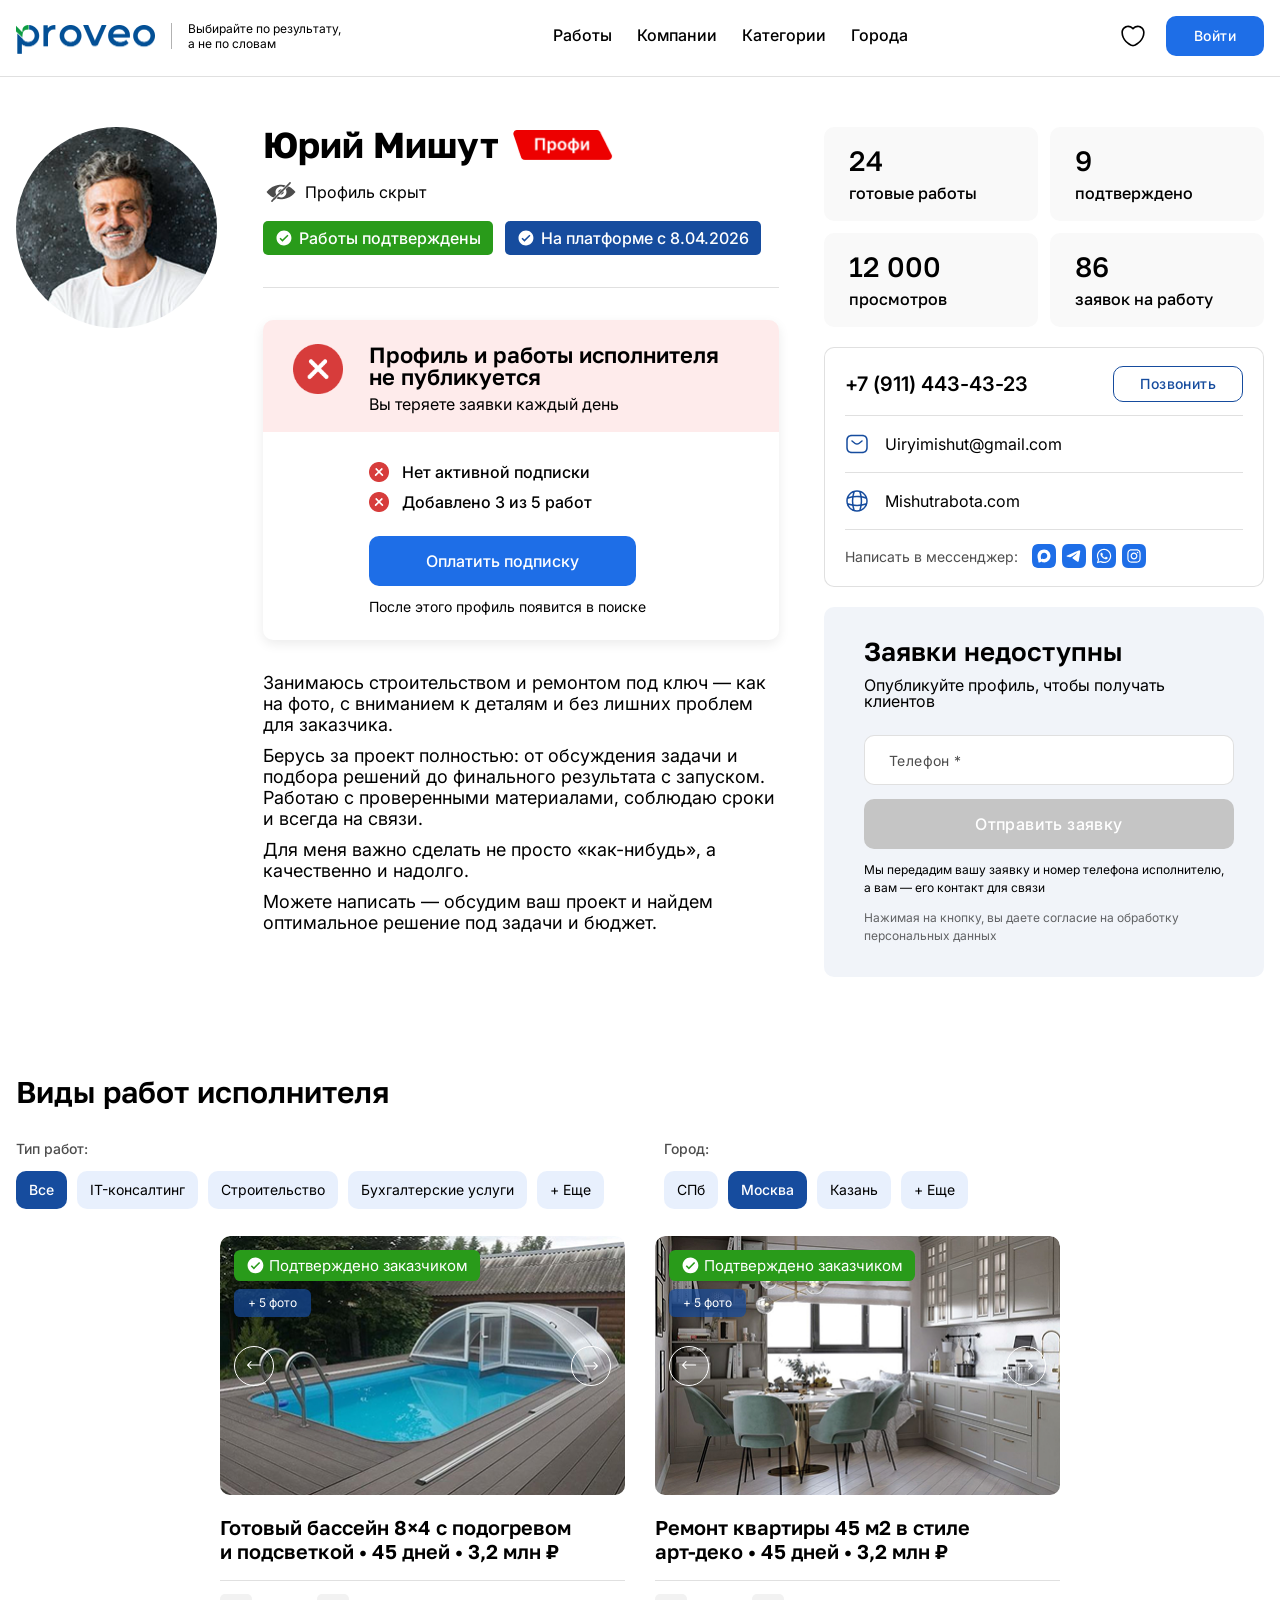
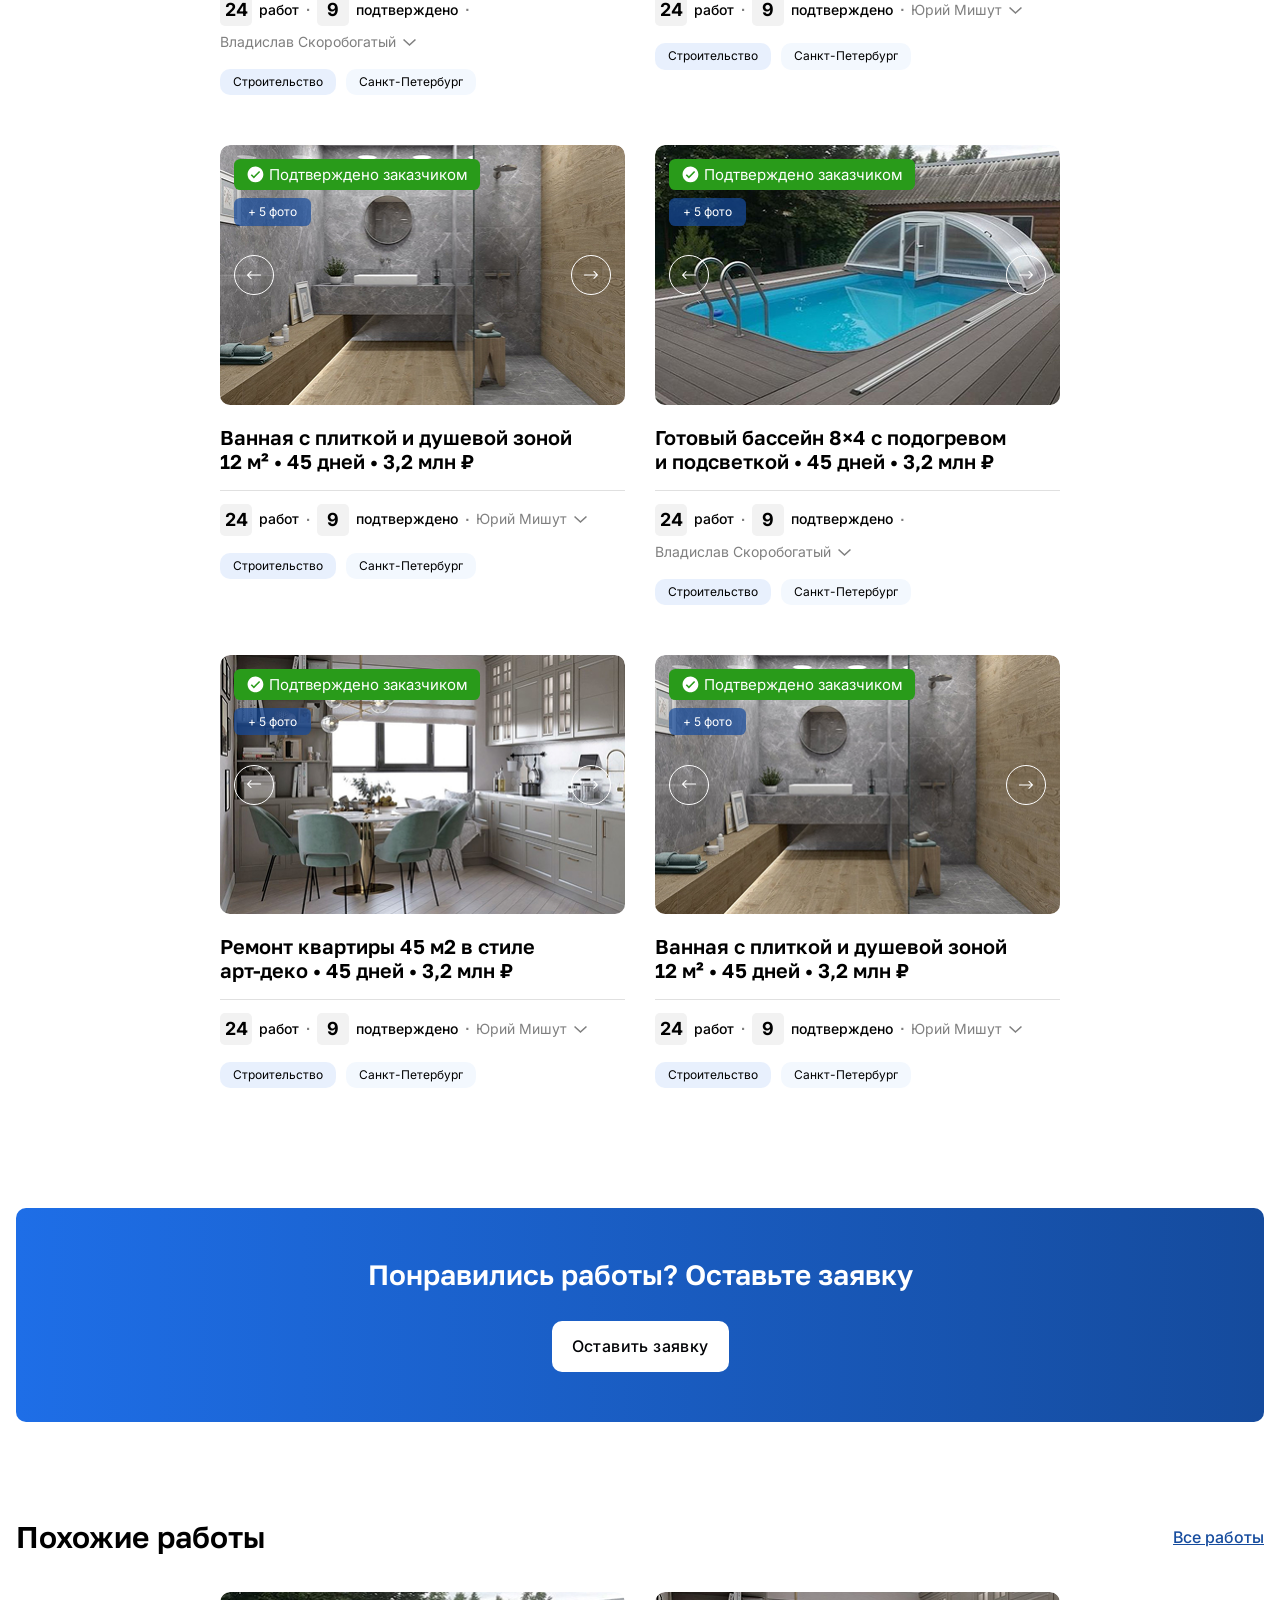
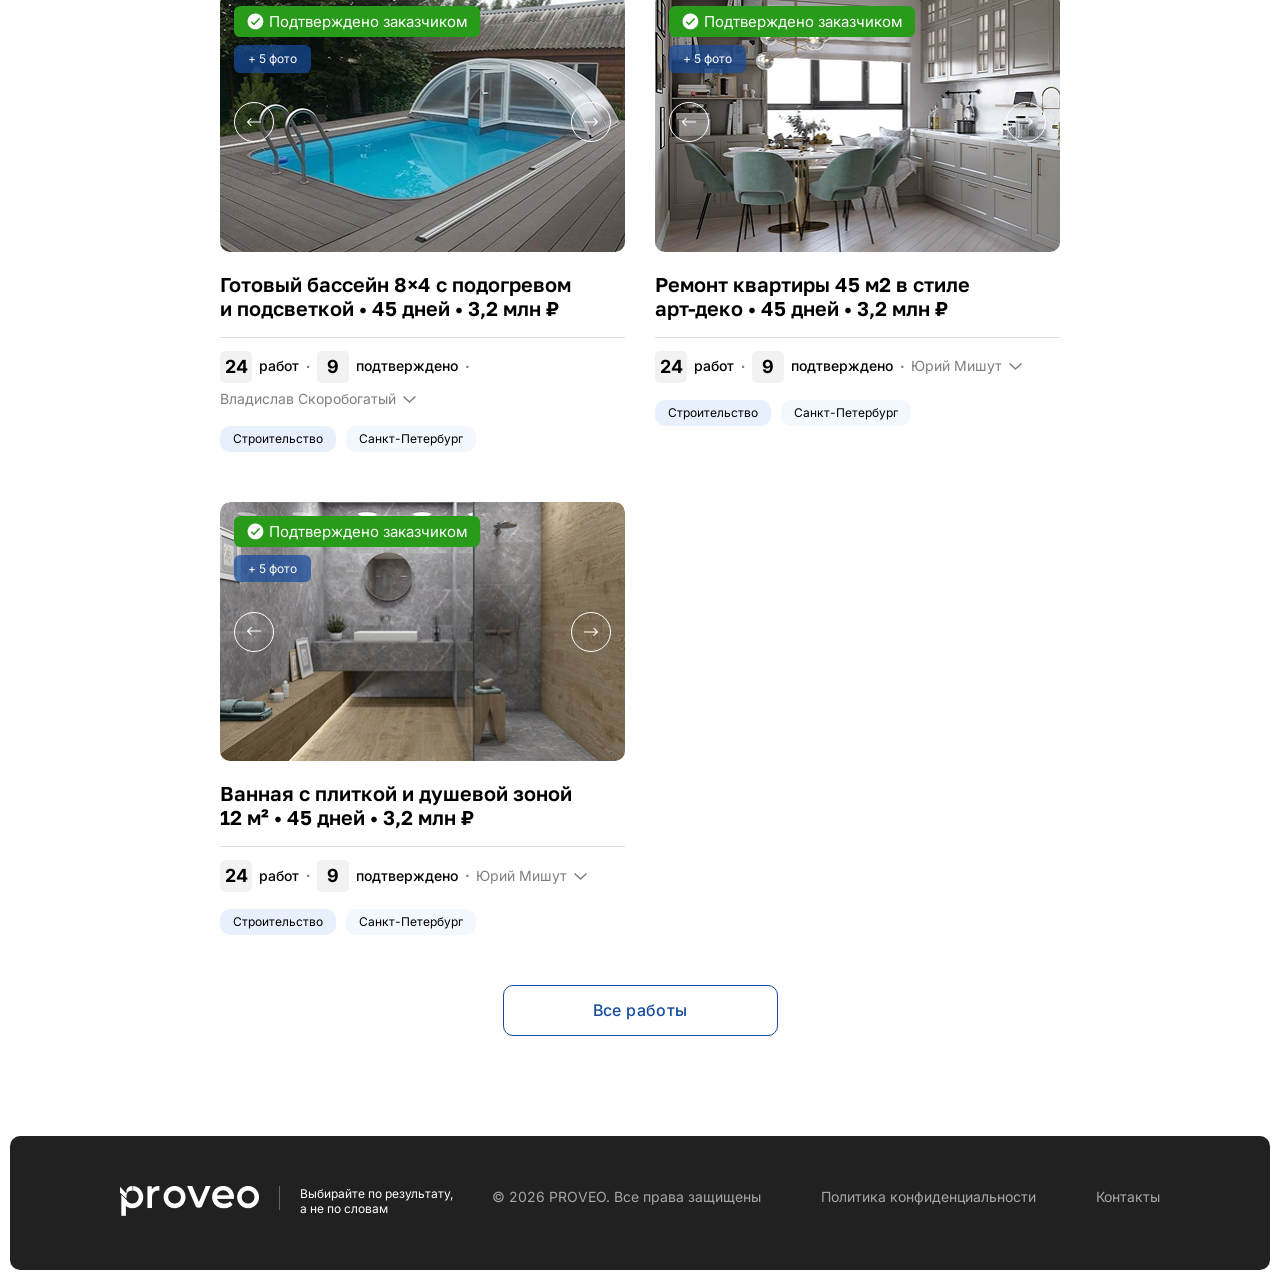
<file: profile-not-published.html>
<!doctype html>
<html lang="ru">
  <head>
    <meta charset="utf-8" />
    <title>PROVEO - Выбирайте по результату, а не по словам</title>
    <meta
      name="viewport"
      content="width=device-width, initial-scale=1, maximum-scale=1.0, user-scalable=no"
    />
    <link
      href="https://fonts.googleapis.com/css?family=Inter:300,regular,500,600,700"
      rel="stylesheet"
    />
    <link
      href="https://fonts.googleapis.com/css?family=Golos+Text:regular,500,600,700"
      rel="stylesheet"
    />
    <link href="assets/css/reset.css" rel="stylesheet" />
    <link href="assets/css/main.css" rel="stylesheet" />
    <link href="assets/css/profile.css" rel="stylesheet" />
  </head>
  <body>
    <!-- HEADER -->
    <header class="header">
      <div class="container">
        <div class="header-inner">
          <div class="header-left">
            <img class="header-logo" alt="PROVEO" src="./assets/img/logo.png" />
            <div class="header-divider"></div>
            <p class="header-slogan">
              Выбирайте по результату,<br />а не по словам
            </p>
          </div>
          <nav class="header-nav" aria-label="Основная навигация">
            <ul>
              <li><button type="button">Работы</button></li>
              <li><button type="button">Компании</button></li>
              <li><button type="button">Категории</button></li>
              <li><button type="button">Города</button></li>
            </ul>
          </nav>
          <div class="header-right">
            <button class="header-fav-btn" type="button" aria-label="Избранное">
              <svg
                width="26"
                height="26"
                viewBox="0 0 26 26"
                fill="none"
                xmlns="http://www.w3.org/2000/svg"
              >
                <path
                  d="M12.9998 23.4542C12.664 23.4542 12.339 23.4108 12.0682 23.3133C7.92984 21.8942 1.354 16.8567 1.354 9.41417C1.354 5.6225 4.41984 2.54584 8.18984 2.54584C10.0207 2.54584 11.7323 3.26084 12.9998 4.53917C14.2673 3.26084 15.979 2.54584 17.8098 2.54584C21.5798 2.54584 24.6457 5.63334 24.6457 9.41417C24.6457 16.8675 18.0698 21.8942 13.9315 23.3133C13.6607 23.4108 13.3357 23.4542 12.9998 23.4542ZM8.18984 4.17084C5.319 4.17084 2.979 6.52167 2.979 9.41417C2.979 16.8133 10.0965 20.93 12.599 21.7858C12.794 21.8508 13.2165 21.8508 13.4115 21.7858C15.9032 20.93 23.0315 16.8242 23.0315 9.41417C23.0315 6.52167 20.6915 4.17084 17.8207 4.17084C16.174 4.17084 14.6465 4.94 13.6607 6.2725C13.3573 6.68417 12.664 6.68417 12.3607 6.2725C11.3532 4.92917 9.8365 4.17084 8.18984 4.17084Z"
                  fill="black"
                />
              </svg>
            </button>
            <button class="header-login-btn" type="button">Войти</button>
            <button class="header-menu">
              <span></span>
            </button>
            <ul class="header-menu-nav">
              <li>Работы</li>
              <li>Компании</li>
              <li>Категории</li>
              <li>Города</li>
            </ul>
          </div>
        </div>
      </div>
    </header>
    <!-- MAIN CONTENT -->
    <main class="main-content">
      <div class="container">
        <section class="profile">
          <div class="profile__user">
            <img
              src="./assets/img/avatar.png"
              alt="аватар"
              class="profile-user__avatar"
            />
            <div class="profile__info">
              <div class="profile__head">
                <img
                  src="./assets/img/avatar.png"
                  alt="аватар"
                  class="profile-user__avatar"
                />
                <div>
                  <div class="profile__name">
                    <h1>Юрий Мишут</h1>
                    <img src="./assets/img/profi.png" alt="Профи" />
                  </div>
                  <div class="profile__status">
                    <img src="./assets/icons/eye-hide.svg" alt="скыртый глаз" />
                    <span>Профиль скрыт</span>
                  </div>
                  <div class="profile__tags">
                    <div class="profile__tag primary">
                      <img src="./assets/icons/check.svg" alt="" />
                      <span>Работы подтверждены</span>
                    </div>
                    <div class="profile__tag secondary">
                      <img src="./assets/icons/check.svg" alt="" />
                      <span>На платформе с 8.04.2026</span>
                    </div>
                  </div>
                </div>
              </div>
              <div class="profile-divider"></div>
              <div class="profile__verify">
                <div class="profile-verify__head">
                  <img src="./assets/icons/cross.png" alt="X" />
                  <div>
                    <h4>Профиль и работы исполнителя не публикуется</h4>
                    <p>Вы теряете заявки каждый день</p>
                  </div>
                </div>
                <div class="profile-verify__content">
                  <div class="profile-verify__item">
                    <img src="./assets/icons/cross.png" alt="X" />
                    <p>Нет активной подписки</p>
                  </div>
                  <div class="profile-verify__item profile-verify__item---last">
                    <img src="./assets/icons/cross.png" alt="X" />
                    <p>Добавлено 3 из 5 работ</p>
                  </div>

                  <button type="button" class="btn profile-verify__btn">
                    Оплатить подписку
                  </button>
                  <p class="profile-verify__sub">
                    После этого профиль появится в поиске
                  </p>
                </div>
              </div>
              <div class="profile__desc">
                <p>
                  Занимаюсь строительством и ремонтом под ключ — как на фото, с
                  вниманием к деталям и без лишних проблем для заказчика.
                </p>
                <p>
                  Берусь за проект полностью: от обсуждения задачи и подбора
                  решений до финального результата с запуском. Работаю с
                  проверенными материалами, соблюдаю сроки и всегда на связи.
                </p>
                <p>
                  Для меня важно сделать не просто «как-нибудь», а качественно и
                  надолго.
                </p>
                <p>
                  Можете написать — обсудим ваш проект и найдем оптимальное
                  решение под задачи и бюджет.
                </p>
              </div>
            </div>
          </div>
          <div class="profile__stats">
            <div class="profile-stats__card stats-cards">
              <div class="stat-card">
                <div class="stat-card-value">24</div>
                <div class="stat-card-label">готовые работы</div>
              </div>
              <div class="stat-card">
                <div class="stat-card-value">9</div>
                <div class="stat-card-label">подтверждено</div>
              </div>
              <div class="stat-card">
                <div class="stat-card-value">12 000</div>
                <div class="stat-card-label">просмотров</div>
              </div>
              <div class="stat-card">
                <div class="stat-card-value">86</div>
                <div class="stat-card-label">заявок на работу</div>
              </div>
            </div>

            <div class="contact-card">
              <div class="contact-phone-row">
                <span class="contact-phone">+7 (911) 443-43-23</span>
                <button type="button" class="btn-call">Позвонить</button>
              </div>
              <div class="contact-sep"></div>
              <div class="contact-row">
                <img src="./assets/icons/sms.svg" alt="" />
                <span class="contact-row-text">Uiryimishut@gmail.com</span>
              </div>
              <div class="contact-sep"></div>
              <div class="contact-row">
                <img src="./assets/icons/global.svg" alt="" />
                <span class="contact-row-text">Mishutrabota.com</span>
              </div>
              <div class="contact-sep"></div>
              <div class="messenger-row">
                <span class="messenger-label">Написать в мессенджер:</span>
                <div class="messenger-list">
                  <a href="#">
                    <img src="./assets/icons/max.svg" alt="" />
                  </a>
                  <a href="#">
                    <img src="./assets/icons/telegram.svg" alt="" />
                  </a>
                  <a href="#">
                    <img src="./assets/icons/whatsapp.svg" alt="" />
                  </a>
                  <a href="#">
                    <img src="./assets/icons/inst.svg" alt="" />
                  </a>
                </div>
              </div>
            </div>

            <div class="cta-card">
              <h3 class="cta-title">Заявки недоступны</h3>
              <p class="cta-sub">
                Опубликуйте профиль, чтобы получать клиентов
              </p>
              <form class="cta-form">
                <input type="tel" class="cta-input" placeholder="Телефон *" />
                <button disabled type="submit" class="btn-cta-submit">
                  Отправить заявку
                </button>
              </form>
              <div class="cta-notices">
                <p class="cta-notice cta-notice-primary">
                  Мы передадим вашу заявку и номер телефона исполнителю, <br />
                  а вам — его контакт для связи
                </p>
                <p class="cta-notice cta-notice-muted">
                  Нажимая на кнопку, вы даете согласие на обработку персональных
                  данных
                </p>
              </div>
            </div>
          </div>
        </section>

        <section class="profile-cards">
          <h2 class="profile-cards__title">Виды работ исполнителя</h2>
          <button class="filter-btn" type="button">
            <img src="./assets/icons/category.svg" alt="" />
            Фильтры
          </button>

          <div class="filter-groups">
            <div class="filter-group">
              <h3 class="filter-group-label">Тип работ:</h3>
              <div class="filter-group-options filter-job">
                <button class="filter-chip active" type="button">Все</button>
                <button class="filter-chip" type="button">IT-консалтинг</button>
                <button class="filter-chip" type="button">Строительство</button>
                <button class="filter-chip" type="button">
                  Бухгалтерские услуги
                </button>
                <button class="filter-chip" type="button">+ Еще</button>
              </div>
            </div>
            <div class="filter-group">
              <h3 class="filter-group-label">Город:</h3>
              <div class="filter-group-options filter-city">
                <button class="filter-chip" type="button">СПб</button>
                <button class="filter-chip active" type="button">Москва</button>
                <button class="filter-chip" type="button">Казань</button>
                <button class="filter-chip" type="button">+ Еще</button>
              </div>
            </div>
          </div>

          <div id="filter-modal" class="modal-overlay">
            <div class="modal-content">
              <h3 class="modal-content__title">Фильтр</h3>
              <div class="filter-groups">
                <div class="filter-group">
                  <h3 class="filter-group-label">Тип работ:</h3>
                  <div class="filter-group-options filter-job">
                    <button class="filter-chip active" type="button">
                      Все
                    </button>
                    <button class="filter-chip" type="button">
                      IT-консалтинг
                    </button>
                    <button class="filter-chip" type="button">
                      Строительство
                    </button>
                    <button class="filter-chip" type="button">
                      Бухгалтерские услуги
                    </button>
                    <button class="filter-chip" type="button">+ Еще</button>
                  </div>
                </div>
                <div class="filter-group">
                  <h3 class="filter-group-label">Город:</h3>
                  <div class="filter-group-options filter-city">
                    <button class="filter-chip" type="button">СПб</button>
                    <button class="filter-chip active" type="button">
                      Москва
                    </button>
                    <button class="filter-chip" type="button">Казань</button>
                    <button class="filter-chip" type="button">+ Еще</button>
                  </div>
                </div>
              </div>
              <button class="modal-close" type="button">
                <img src="./assets/icons/close.svg" alt="закрыть" />
              </button>
            </div>
          </div>

          <div class="cards-list cards-list--profile profile-cards__list">
            <article class="card">
              <div class="card-img-container">
                <div class="card-slider">
                  <img src="./assets/img/cards/1.jpg" />
                  <img src="./assets/img/cards/2.jpg" />
                  <img src="./assets/img/cards/3.jpg" />
                </div>
                <div class="card-badge-verified">
                  <img src="./assets/icons/check.svg" alt="" />
                  <span>Подтверждено заказчиком</span>
                </div>
                <div class="card-badge-photos">
                  <span>+ 5 фото</span>
                </div>
                <button type="button" class="card-slide card-slide--back">
                  <img src="./assets/icons/arrow-slide.svg" alt="назад" />
                </button>
                <button type="button" class="card-slide card-slide--forward">
                  <img src="./assets/icons/arrow-slide.svg" alt="вперед" />
                </button>
              </div>

              <div class="card-content">
                <h3 class="card-title">
                  Готовый бассейн 8×4 с подогревом <br />и подсветкой • 45 дней
                  • 3,2 млн ₽
                </h3>

                <div class="card-divider"></div>
                <div class="card-stats">
                  <div class="stat-item">
                    <div class="stat-value">24</div>
                    <span class="stat-label">работ</span>
                  </div>
                  <span class="stat-dot">·</span>
                  <div class="stat-item">
                    <div class="stat-value">9</div>
                    <span class="stat-label">подтверждено</span>
                  </div>
                  <span class="stat-dot">·</span>
                  <button class="card-owner" type="button">
                    <span class="card-owner-name">Владислав Скоробогатый</span>
                    <svg
                      width="13"
                      height="7"
                      viewBox="0 0 13 7"
                      fill="none"
                      xmlns="http://www.w3.org/2000/svg"
                    >
                      <path
                        d="M6.48375 6.90433L13 0.977215L11.9299 -8.11411e-07L6.48294 4.95388L1.07331 0.0385556L7.026e-08 1.01245L6.48375 6.90433Z"
                      />
                    </svg>
                  </button>
                </div>
                <div class="card-owner-details">
                  <img
                    class="card-owner-details__img"
                    src="./assets/img/avatar.png"
                    alt="аватар"
                  />
                  <div>
                    <h5>
                      Юрий Мишут
                      <img src="./assets/img/profi.png" alt="профи" />
                    </h5>
                    <a href="#">Перейти в профиль</a>
                    <p>
                      Занимаюсь строительством и ремонтом под ключ. Работаю с
                      проверенными материалами...
                    </p>
                  </div>
                </div>
                <div class="card-tags">
                  <span class="card-tag primary">Строительство</span>
                  <span class="card-tag secondary">Санкт-Петербург</span>
                </div>
              </div>
            </article>
            <article class="card">
              <div class="card-img-container">
                <div class="card-slider">
                  <img src="./assets/img/cards/2.jpg" />
                  <img src="./assets/img/cards/1.jpg" />
                  <img src="./assets/img/cards/3.jpg" />
                </div>
                <div class="card-badge-verified">
                  <img src="./assets/icons/check.svg" alt="" />
                  <span>Подтверждено заказчиком</span>
                </div>
                <div class="card-badge-photos">
                  <span>+ 5 фото</span>
                </div>
                <button type="button" class="card-slide card-slide--back">
                  <img src="./assets/icons/arrow-slide.svg" alt="назад" />
                </button>
                <button type="button" class="card-slide card-slide--forward">
                  <img src="./assets/icons/arrow-slide.svg" alt="вперед" />
                </button>
              </div>

              <div class="card-content">
                <h3 class="card-title">
                  Ремонт квартиры 45 м2 в стиле <br />
                  арт-деко • 45 дней • 3,2 млн ₽
                </h3>

                <div class="card-divider"></div>
                <div class="card-stats">
                  <div class="stat-item">
                    <div class="stat-value">24</div>
                    <span class="stat-label">работ</span>
                  </div>
                  <span class="stat-dot">·</span>
                  <div class="stat-item">
                    <div class="stat-value">9</div>
                    <span class="stat-label">подтверждено</span>
                  </div>
                  <span class="stat-dot">·</span>
                  <button class="card-owner" type="button">
                    <span class="card-owner-name">Юрий Мишут</span>
                    <svg
                      width="13"
                      height="7"
                      viewBox="0 0 13 7"
                      fill="none"
                      xmlns="http://www.w3.org/2000/svg"
                    >
                      <path
                        d="M6.48375 6.90433L13 0.977215L11.9299 -8.11411e-07L6.48294 4.95388L1.07331 0.0385556L7.026e-08 1.01245L6.48375 6.90433Z"
                      />
                    </svg>
                  </button>
                </div>
                <div class="card-owner-details">
                  <img
                    class="card-owner-details__img"
                    src="./assets/img/avatar.png"
                    alt="аватар"
                  />
                  <div>
                    <h5>
                      Юрий Мишут
                      <img
                        class=""
                        src="./assets/img/company.png"
                        alt="профи"
                      />
                    </h5>
                    <a href="#">Перейти в профиль</a>
                    <p>
                      Занимаюсь строительством и ремонтом под ключ. Работаю с
                      проверенными материалами...
                    </p>
                  </div>
                </div>
                <div class="card-tags">
                  <span class="card-tag primary">Строительство</span>
                  <span class="card-tag secondary">Санкт-Петербург</span>
                </div>
              </div>
            </article>
            <article class="card">
              <div class="card-img-container">
                <div class="card-slider">
                  <img src="./assets/img/cards/3.jpg" />
                  <img src="./assets/img/cards/2.jpg" />
                  <img src="./assets/img/cards/1.jpg" />
                </div>
                <div class="card-badge-verified">
                  <img src="./assets/icons/check.svg" alt="" />
                  <span>Подтверждено заказчиком</span>
                </div>
                <div class="card-badge-photos">
                  <span>+ 5 фото</span>
                </div>
                <button type="button" class="card-slide card-slide--back">
                  <img src="./assets/icons/arrow-slide.svg" alt="назад" />
                </button>
                <button type="button" class="card-slide card-slide--forward">
                  <img src="./assets/icons/arrow-slide.svg" alt="вперед" />
                </button>
              </div>

              <div class="card-content">
                <h3 class="card-title">
                  Ванная с плиткой и душевой зоной <br />
                  12 м² • 45 дней • 3,2 млн ₽
                </h3>

                <div class="card-divider"></div>
                <div class="card-stats">
                  <div class="stat-item">
                    <div class="stat-value">24</div>
                    <span class="stat-label">работ</span>
                  </div>
                  <span class="stat-dot">·</span>
                  <div class="stat-item">
                    <div class="stat-value">9</div>
                    <span class="stat-label">подтверждено</span>
                  </div>
                  <span class="stat-dot">·</span>
                  <button class="card-owner" type="button">
                    <span class="card-owner-name">Юрий Мишут</span>
                    <svg
                      width="13"
                      height="7"
                      viewBox="0 0 13 7"
                      fill="none"
                      xmlns="http://www.w3.org/2000/svg"
                    >
                      <path
                        d="M6.48375 6.90433L13 0.977215L11.9299 -8.11411e-07L6.48294 4.95388L1.07331 0.0385556L7.026e-08 1.01245L6.48375 6.90433Z"
                      />
                    </svg>
                  </button>
                </div>
                <div class="card-owner-details">
                  <img
                    class="card-owner-details__img"
                    src="./assets/img/avatar.png"
                    alt="аватар"
                  />
                  <div>
                    <h5>
                      Юрий Мишут
                      <img src="./assets/img/master.png" alt="профи" />
                    </h5>
                    <a href="#">Перейти в профиль</a>
                    <p>
                      Занимаюсь строительством и ремонтом под ключ. Работаю с
                      проверенными материалами...
                    </p>
                  </div>
                </div>
                <div class="card-tags">
                  <span class="card-tag primary">Строительство</span>
                  <span class="card-tag secondary">Санкт-Петербург</span>
                </div>
              </div>
            </article>
            <article class="card">
              <div class="card-img-container">
                <div class="card-slider">
                  <img src="./assets/img/cards/1.jpg" />
                  <img src="./assets/img/cards/2.jpg" />
                  <img src="./assets/img/cards/3.jpg" />
                </div>
                <div class="card-badge-verified">
                  <img src="./assets/icons/check.svg" alt="" />
                  <span>Подтверждено заказчиком</span>
                </div>
                <div class="card-badge-photos">
                  <span>+ 5 фото</span>
                </div>
                <button type="button" class="card-slide card-slide--back">
                  <img src="./assets/icons/arrow-slide.svg" alt="назад" />
                </button>
                <button type="button" class="card-slide card-slide--forward">
                  <img src="./assets/icons/arrow-slide.svg" alt="вперед" />
                </button>
              </div>

              <div class="card-content">
                <h3 class="card-title">
                  Готовый бассейн 8×4 с подогревом <br />и подсветкой • 45 дней
                  • 3,2 млн ₽
                </h3>

                <div class="card-divider"></div>
                <div class="card-stats">
                  <div class="stat-item">
                    <div class="stat-value">24</div>
                    <span class="stat-label">работ</span>
                  </div>
                  <span class="stat-dot">·</span>
                  <div class="stat-item">
                    <div class="stat-value">9</div>
                    <span class="stat-label">подтверждено</span>
                  </div>
                  <span class="stat-dot">·</span>
                  <button class="card-owner" type="button">
                    <span class="card-owner-name">Владислав Скоробогатый</span>
                    <svg
                      width="13"
                      height="7"
                      viewBox="0 0 13 7"
                      fill="none"
                      xmlns="http://www.w3.org/2000/svg"
                    >
                      <path
                        d="M6.48375 6.90433L13 0.977215L11.9299 -8.11411e-07L6.48294 4.95388L1.07331 0.0385556L7.026e-08 1.01245L6.48375 6.90433Z"
                      />
                    </svg>
                  </button>
                </div>
                <div class="card-owner-details">
                  <img
                    class="card-owner-details__img"
                    src="./assets/img/avatar.png"
                    alt="аватар"
                  />
                  <div>
                    <h5>
                      Юрий Мишут
                      <img src="./assets/img/profi.png" alt="профи" />
                    </h5>
                    <a href="#">Перейти в профиль</a>
                    <p>
                      Занимаюсь строительством и ремонтом под ключ. Работаю с
                      проверенными материалами...
                    </p>
                  </div>
                </div>
                <div class="card-tags">
                  <span class="card-tag primary">Строительство</span>
                  <span class="card-tag secondary">Санкт-Петербург</span>
                </div>
              </div>
            </article>
            <article class="card">
              <div class="card-img-container">
                <div class="card-slider">
                  <img src="./assets/img/cards/2.jpg" />
                  <img src="./assets/img/cards/1.jpg" />
                  <img src="./assets/img/cards/3.jpg" />
                </div>
                <div class="card-badge-verified">
                  <img src="./assets/icons/check.svg" alt="" />
                  <span>Подтверждено заказчиком</span>
                </div>
                <div class="card-badge-photos">
                  <span>+ 5 фото</span>
                </div>
                <button type="button" class="card-slide card-slide--back">
                  <img src="./assets/icons/arrow-slide.svg" alt="назад" />
                </button>
                <button type="button" class="card-slide card-slide--forward">
                  <img src="./assets/icons/arrow-slide.svg" alt="вперед" />
                </button>
              </div>

              <div class="card-content">
                <h3 class="card-title">
                  Ремонт квартиры 45 м2 в стиле <br />
                  арт-деко • 45 дней • 3,2 млн ₽
                </h3>

                <div class="card-divider"></div>
                <div class="card-stats">
                  <div class="stat-item">
                    <div class="stat-value">24</div>
                    <span class="stat-label">работ</span>
                  </div>
                  <span class="stat-dot">·</span>
                  <div class="stat-item">
                    <div class="stat-value">9</div>
                    <span class="stat-label">подтверждено</span>
                  </div>
                  <span class="stat-dot">·</span>
                  <button class="card-owner" type="button">
                    <span class="card-owner-name">Юрий Мишут</span>
                    <svg
                      width="13"
                      height="7"
                      viewBox="0 0 13 7"
                      fill="none"
                      xmlns="http://www.w3.org/2000/svg"
                    >
                      <path
                        d="M6.48375 6.90433L13 0.977215L11.9299 -8.11411e-07L6.48294 4.95388L1.07331 0.0385556L7.026e-08 1.01245L6.48375 6.90433Z"
                      />
                    </svg>
                  </button>
                </div>
                <div class="card-owner-details">
                  <img
                    class="card-owner-details__img"
                    src="./assets/img/avatar.png"
                    alt="аватар"
                  />
                  <div>
                    <h5>
                      Юрий Мишут
                      <img
                        class=""
                        src="./assets/img/company.png"
                        alt="профи"
                      />
                    </h5>
                    <a href="#">Перейти в профиль</a>
                    <p>
                      Занимаюсь строительством и ремонтом под ключ. Работаю с
                      проверенными материалами...
                    </p>
                  </div>
                </div>
                <div class="card-tags">
                  <span class="card-tag primary">Строительство</span>
                  <span class="card-tag secondary">Санкт-Петербург</span>
                </div>
              </div>
            </article>
            <article class="card">
              <div class="card-img-container">
                <div class="card-slider">
                  <img src="./assets/img/cards/3.jpg" />
                  <img src="./assets/img/cards/2.jpg" />
                  <img src="./assets/img/cards/1.jpg" />
                </div>
                <div class="card-badge-verified">
                  <img src="./assets/icons/check.svg" alt="" />
                  <span>Подтверждено заказчиком</span>
                </div>
                <div class="card-badge-photos">
                  <span>+ 5 фото</span>
                </div>
                <button type="button" class="card-slide card-slide--back">
                  <img src="./assets/icons/arrow-slide.svg" alt="назад" />
                </button>
                <button type="button" class="card-slide card-slide--forward">
                  <img src="./assets/icons/arrow-slide.svg" alt="вперед" />
                </button>
              </div>

              <div class="card-content">
                <h3 class="card-title">
                  Ванная с плиткой и душевой зоной <br />
                  12 м² • 45 дней • 3,2 млн ₽
                </h3>

                <div class="card-divider"></div>
                <div class="card-stats">
                  <div class="stat-item">
                    <div class="stat-value">24</div>
                    <span class="stat-label">работ</span>
                  </div>
                  <span class="stat-dot">·</span>
                  <div class="stat-item">
                    <div class="stat-value">9</div>
                    <span class="stat-label">подтверждено</span>
                  </div>
                  <span class="stat-dot">·</span>
                  <button class="card-owner" type="button">
                    <span class="card-owner-name">Юрий Мишут</span>
                    <svg
                      width="13"
                      height="7"
                      viewBox="0 0 13 7"
                      fill="none"
                      xmlns="http://www.w3.org/2000/svg"
                    >
                      <path
                        d="M6.48375 6.90433L13 0.977215L11.9299 -8.11411e-07L6.48294 4.95388L1.07331 0.0385556L7.026e-08 1.01245L6.48375 6.90433Z"
                      />
                    </svg>
                  </button>
                </div>
                <div class="card-owner-details">
                  <img
                    class="card-owner-details__img"
                    src="./assets/img/avatar.png"
                    alt="аватар"
                  />
                  <div>
                    <h5>
                      Юрий Мишут
                      <img src="./assets/img/master.png" alt="профи" />
                    </h5>
                    <a href="#">Перейти в профиль</a>
                    <p>
                      Занимаюсь строительством и ремонтом под ключ. Работаю с
                      проверенными материалами...
                    </p>
                  </div>
                </div>
                <div class="card-tags">
                  <span class="card-tag primary">Строительство</span>
                  <span class="card-tag secondary">Санкт-Петербург</span>
                </div>
              </div>
            </article>
          </div>
        </section>

        <section class="banner-section">
          <h2 class="banner-title">Понравились работы? Оставьте заявку</h2>
          <button class="banner-btn profile-btn" type="button">
            Оставить заявку
          </button>
        </section>
        <div id="profile-modal" class="modal-overlay modal-profile">
          <div class="modal-content">
            <h3 class="modal-content__title">Оставить заявĸу</h3>
            <p class="modal-profile__sub">
              Исполнитель свяжется с вами напрямую
            </p>
            <form class="cta-form profile-form">
              <input type="tel" class="cta-input" placeholder="Телефон *" />
              <p class="modal-alert">Поле не заполнено</p>
              <button type="submit" class="btn-cta-submit">
                Отправить заявку
              </button>
            </form>
            <div class="cta-notices">
              <p class="cta-notice cta-notice-primary">
                Мы передадим вашу заявку и номер телефона исполнителю, <br />
                а вам — его контакт для связи
              </p>
              <p class="cta-notice cta-notice-muted">
                Нажимая на кнопку, вы даете согласие на обработку персональных
                данных
              </p>
            </div>

            <button class="modal-close" type="button">
              <img src="./assets/icons/close.svg" alt="закрыть" />
            </button>
          </div>
        </div>
        <!-- CARD LIST SECTION -->
        <div class="similar-works similar-works--profile">
          <div class="similar-works__head">
            <h2>Похожие работы</h2>
            <a href="#">Все работы</a>
          </div>
          <section class="cards-list cards-list--profile">
            <article class="card">
              <div class="card-img-container">
                <div class="card-slider">
                  <img src="./assets/img/cards/1.jpg" />
                  <img src="./assets/img/cards/2.jpg" />
                  <img src="./assets/img/cards/3.jpg" />
                </div>
                <div class="card-badge-verified">
                  <img src="./assets/icons/check.svg" alt="" />
                  <span>Подтверждено заказчиком</span>
                </div>
                <div class="card-badge-photos">
                  <span>+ 5 фото</span>
                </div>
                <button type="button" class="card-slide card-slide--back">
                  <img src="./assets/icons/arrow-slide.svg" alt="назад" />
                </button>
                <button type="button" class="card-slide card-slide--forward">
                  <img src="./assets/icons/arrow-slide.svg" alt="вперед" />
                </button>
              </div>

              <div class="card-content">
                <h3 class="card-title">
                  Готовый бассейн 8×4 с подогревом <br />и подсветкой • 45 дней
                  • 3,2 млн ₽
                </h3>

                <div class="card-divider"></div>
                <div class="card-stats">
                  <div class="stat-item">
                    <div class="stat-value">24</div>
                    <span class="stat-label">работ</span>
                  </div>
                  <span class="stat-dot">·</span>
                  <div class="stat-item">
                    <div class="stat-value">9</div>
                    <span class="stat-label">подтверждено</span>
                  </div>
                  <span class="stat-dot">·</span>
                  <button class="card-owner" type="button">
                    <span class="card-owner-name">Владислав Скоробогатый</span>
                    <svg
                      width="13"
                      height="7"
                      viewBox="0 0 13 7"
                      fill="none"
                      xmlns="http://www.w3.org/2000/svg"
                    >
                      <path
                        d="M6.48375 6.90433L13 0.977215L11.9299 -8.11411e-07L6.48294 4.95388L1.07331 0.0385556L7.026e-08 1.01245L6.48375 6.90433Z"
                      />
                    </svg>
                  </button>
                </div>
                <div class="card-owner-details">
                  <img
                    class="card-owner-details__img"
                    src="./assets/img/avatar.png"
                    alt="аватар"
                  />
                  <div>
                    <h5>
                      Юрий Мишут
                      <img src="./assets/img/profi.png" alt="профи" />
                    </h5>
                    <a href="#">Перейти в профиль</a>
                    <p>
                      Занимаюсь строительством и ремонтом под ключ. Работаю с
                      проверенными материалами...
                    </p>
                  </div>
                </div>
                <div class="card-tags">
                  <span class="card-tag primary">Строительство</span>
                  <span class="card-tag secondary">Санкт-Петербург</span>
                </div>
              </div>
            </article>
            <article class="card">
              <div class="card-img-container">
                <div class="card-slider">
                  <img src="./assets/img/cards/2.jpg" />
                  <img src="./assets/img/cards/1.jpg" />
                  <img src="./assets/img/cards/3.jpg" />
                </div>
                <div class="card-badge-verified">
                  <img src="./assets/icons/check.svg" alt="" />
                  <span>Подтверждено заказчиком</span>
                </div>
                <div class="card-badge-photos">
                  <span>+ 5 фото</span>
                </div>
                <button type="button" class="card-slide card-slide--back">
                  <img src="./assets/icons/arrow-slide.svg" alt="назад" />
                </button>
                <button type="button" class="card-slide card-slide--forward">
                  <img src="./assets/icons/arrow-slide.svg" alt="вперед" />
                </button>
              </div>

              <div class="card-content">
                <h3 class="card-title">
                  Ремонт квартиры 45 м2 в стиле <br />
                  арт-деко • 45 дней • 3,2 млн ₽
                </h3>

                <div class="card-divider"></div>
                <div class="card-stats">
                  <div class="stat-item">
                    <div class="stat-value">24</div>
                    <span class="stat-label">работ</span>
                  </div>
                  <span class="stat-dot">·</span>
                  <div class="stat-item">
                    <div class="stat-value">9</div>
                    <span class="stat-label">подтверждено</span>
                  </div>
                  <span class="stat-dot">·</span>
                  <button class="card-owner" type="button">
                    <span class="card-owner-name">Юрий Мишут</span>
                    <svg
                      width="13"
                      height="7"
                      viewBox="0 0 13 7"
                      fill="none"
                      xmlns="http://www.w3.org/2000/svg"
                    >
                      <path
                        d="M6.48375 6.90433L13 0.977215L11.9299 -8.11411e-07L6.48294 4.95388L1.07331 0.0385556L7.026e-08 1.01245L6.48375 6.90433Z"
                      />
                    </svg>
                  </button>
                </div>
                <div class="card-owner-details">
                  <img
                    class="card-owner-details__img"
                    src="./assets/img/avatar.png"
                    alt="аватар"
                  />
                  <div>
                    <h5>
                      Юрий Мишут
                      <img
                        class=""
                        src="./assets/img/company.png"
                        alt="профи"
                      />
                    </h5>
                    <a href="#">Перейти в профиль</a>
                    <p>
                      Занимаюсь строительством и ремонтом под ключ. Работаю с
                      проверенными материалами...
                    </p>
                  </div>
                </div>
                <div class="card-tags">
                  <span class="card-tag primary">Строительство</span>
                  <span class="card-tag secondary">Санкт-Петербург</span>
                </div>
              </div>
            </article>
            <article class="card">
              <div class="card-img-container">
                <div class="card-slider">
                  <img src="./assets/img/cards/3.jpg" />
                  <img src="./assets/img/cards/2.jpg" />
                  <img src="./assets/img/cards/1.jpg" />
                </div>
                <div class="card-badge-verified">
                  <img src="./assets/icons/check.svg" alt="" />
                  <span>Подтверждено заказчиком</span>
                </div>
                <div class="card-badge-photos">
                  <span>+ 5 фото</span>
                </div>
                <button type="button" class="card-slide card-slide--back">
                  <img src="./assets/icons/arrow-slide.svg" alt="назад" />
                </button>
                <button type="button" class="card-slide card-slide--forward">
                  <img src="./assets/icons/arrow-slide.svg" alt="вперед" />
                </button>
              </div>

              <div class="card-content">
                <h3 class="card-title">
                  Ванная с плиткой и душевой зоной <br />
                  12 м² • 45 дней • 3,2 млн ₽
                </h3>

                <div class="card-divider"></div>
                <div class="card-stats">
                  <div class="stat-item">
                    <div class="stat-value">24</div>
                    <span class="stat-label">работ</span>
                  </div>
                  <span class="stat-dot">·</span>
                  <div class="stat-item">
                    <div class="stat-value">9</div>
                    <span class="stat-label">подтверждено</span>
                  </div>
                  <span class="stat-dot">·</span>
                  <button class="card-owner" type="button">
                    <span class="card-owner-name">Юрий Мишут</span>
                    <svg
                      width="13"
                      height="7"
                      viewBox="0 0 13 7"
                      fill="none"
                      xmlns="http://www.w3.org/2000/svg"
                    >
                      <path
                        d="M6.48375 6.90433L13 0.977215L11.9299 -8.11411e-07L6.48294 4.95388L1.07331 0.0385556L7.026e-08 1.01245L6.48375 6.90433Z"
                      />
                    </svg>
                  </button>
                </div>
                <div class="card-owner-details">
                  <img
                    class="card-owner-details__img"
                    src="./assets/img/avatar.png"
                    alt="аватар"
                  />
                  <div>
                    <h5>
                      Юрий Мишут
                      <img src="./assets/img/master.png" alt="профи" />
                    </h5>
                    <a href="#">Перейти в профиль</a>
                    <p>
                      Занимаюсь строительством и ремонтом под ключ. Работаю с
                      проверенными материалами...
                    </p>
                  </div>
                </div>
                <div class="card-tags">
                  <span class="card-tag primary">Строительство</span>
                  <span class="card-tag secondary">Санкт-Петербург</span>
                </div>
              </div>
            </article>
          </section>

          <button class="show-more-btn show-works-btn" type="button">
            <span>Все работы</span>
          </button>
        </div>
      </div>
    </main>
    <footer class="site-footer">
      <div class="site-footer-card">
        <div class="site-footer-left">
          <img
            class="site-footer-logo"
            alt="PROVEO"
            src="./assets/img/white-logo.png"
          />
          <div class="site-footer-divider"></div>
          <p class="site-footer-slogan">
            Выбирайте по результату,<br />а не по словам
          </p>
        </div>
        <nav class="site-footer-nav" aria-label="Нижняя навигация">
          <ul>
            <li>
              <span class="site-footer-copyright"
                >&copy; 2026 PROVEO. Все права защищены</span
              >
            </li>
            <li>
              <a class="site-footer-link" href="#"
                >Политика конфиденциальности</a
              >
            </li>
            <li><a class="site-footer-link" href="#">Контакты</a></li>
          </ul>
        </nav>
      </div>
    </footer>
    <script src="./assets/js/main.js"></script>
    <script src="./assets/js/profile.js"></script>
  </body>
</html>
</file>
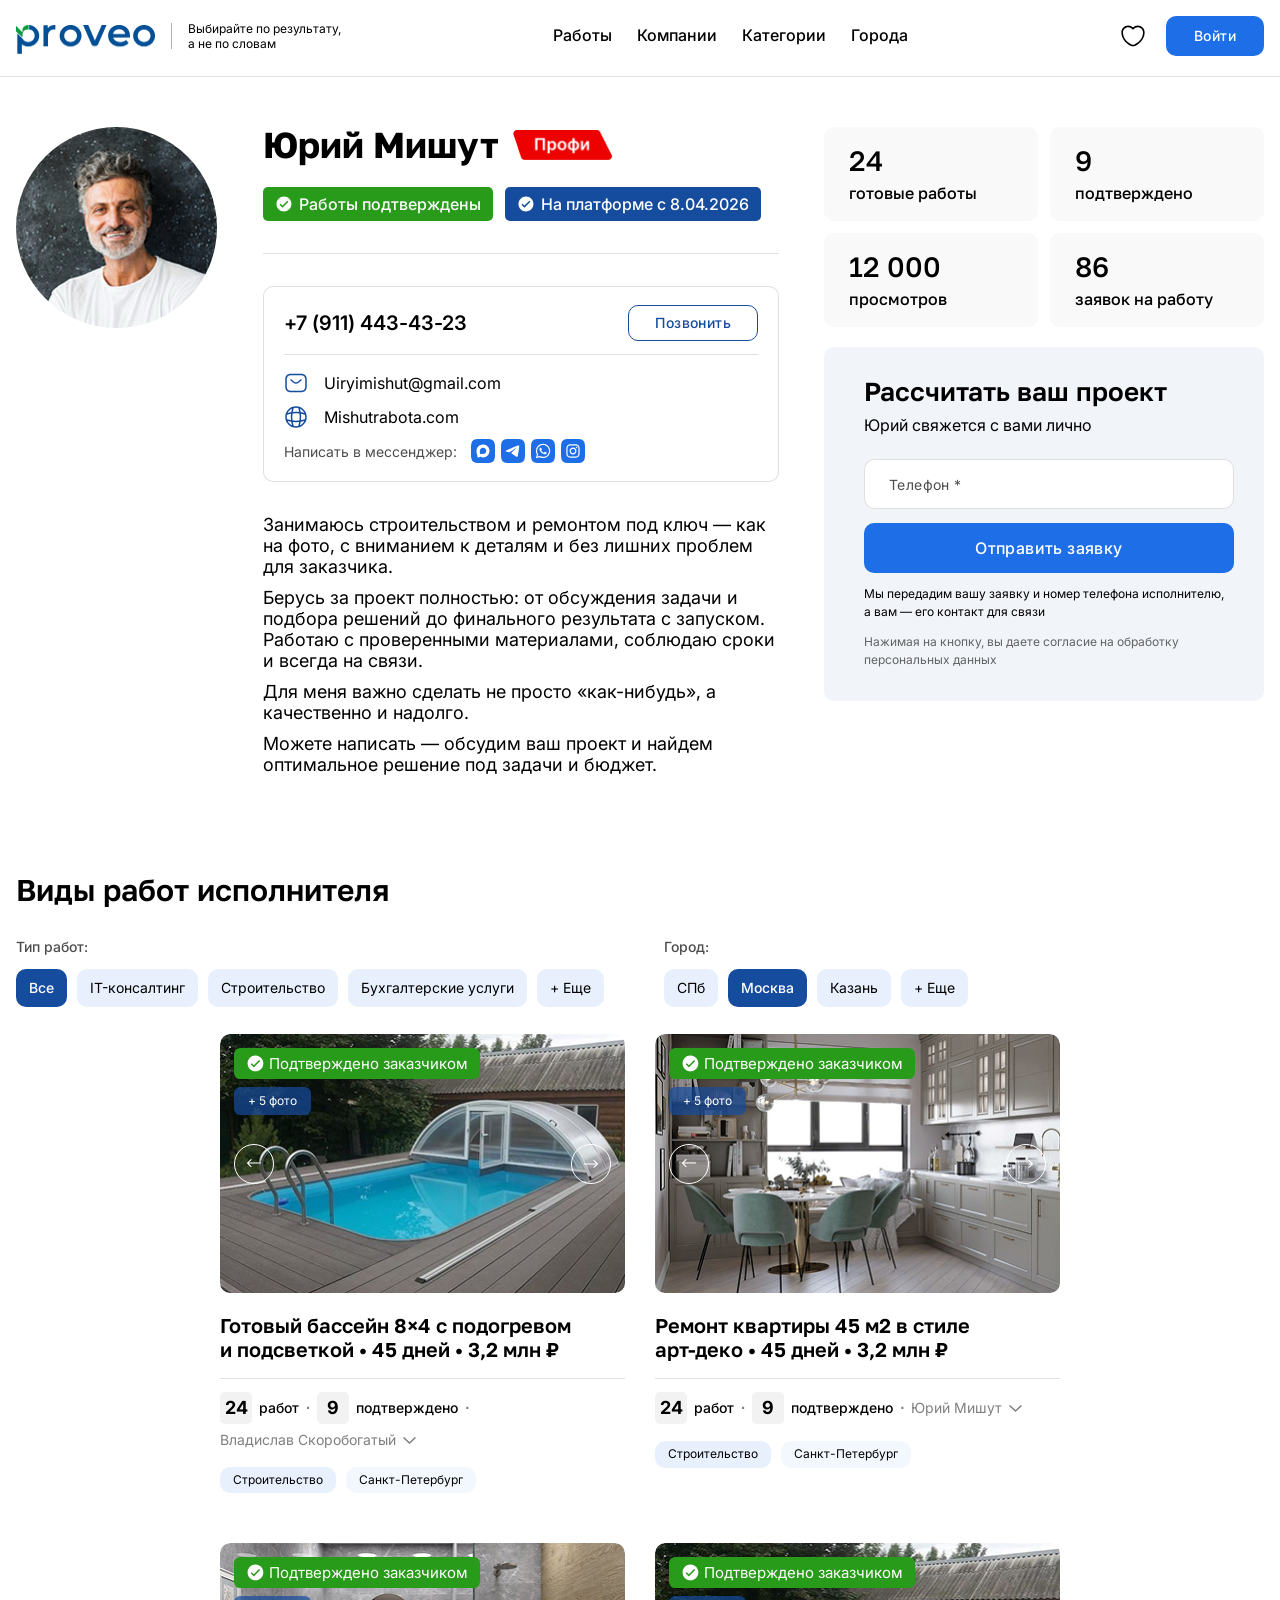
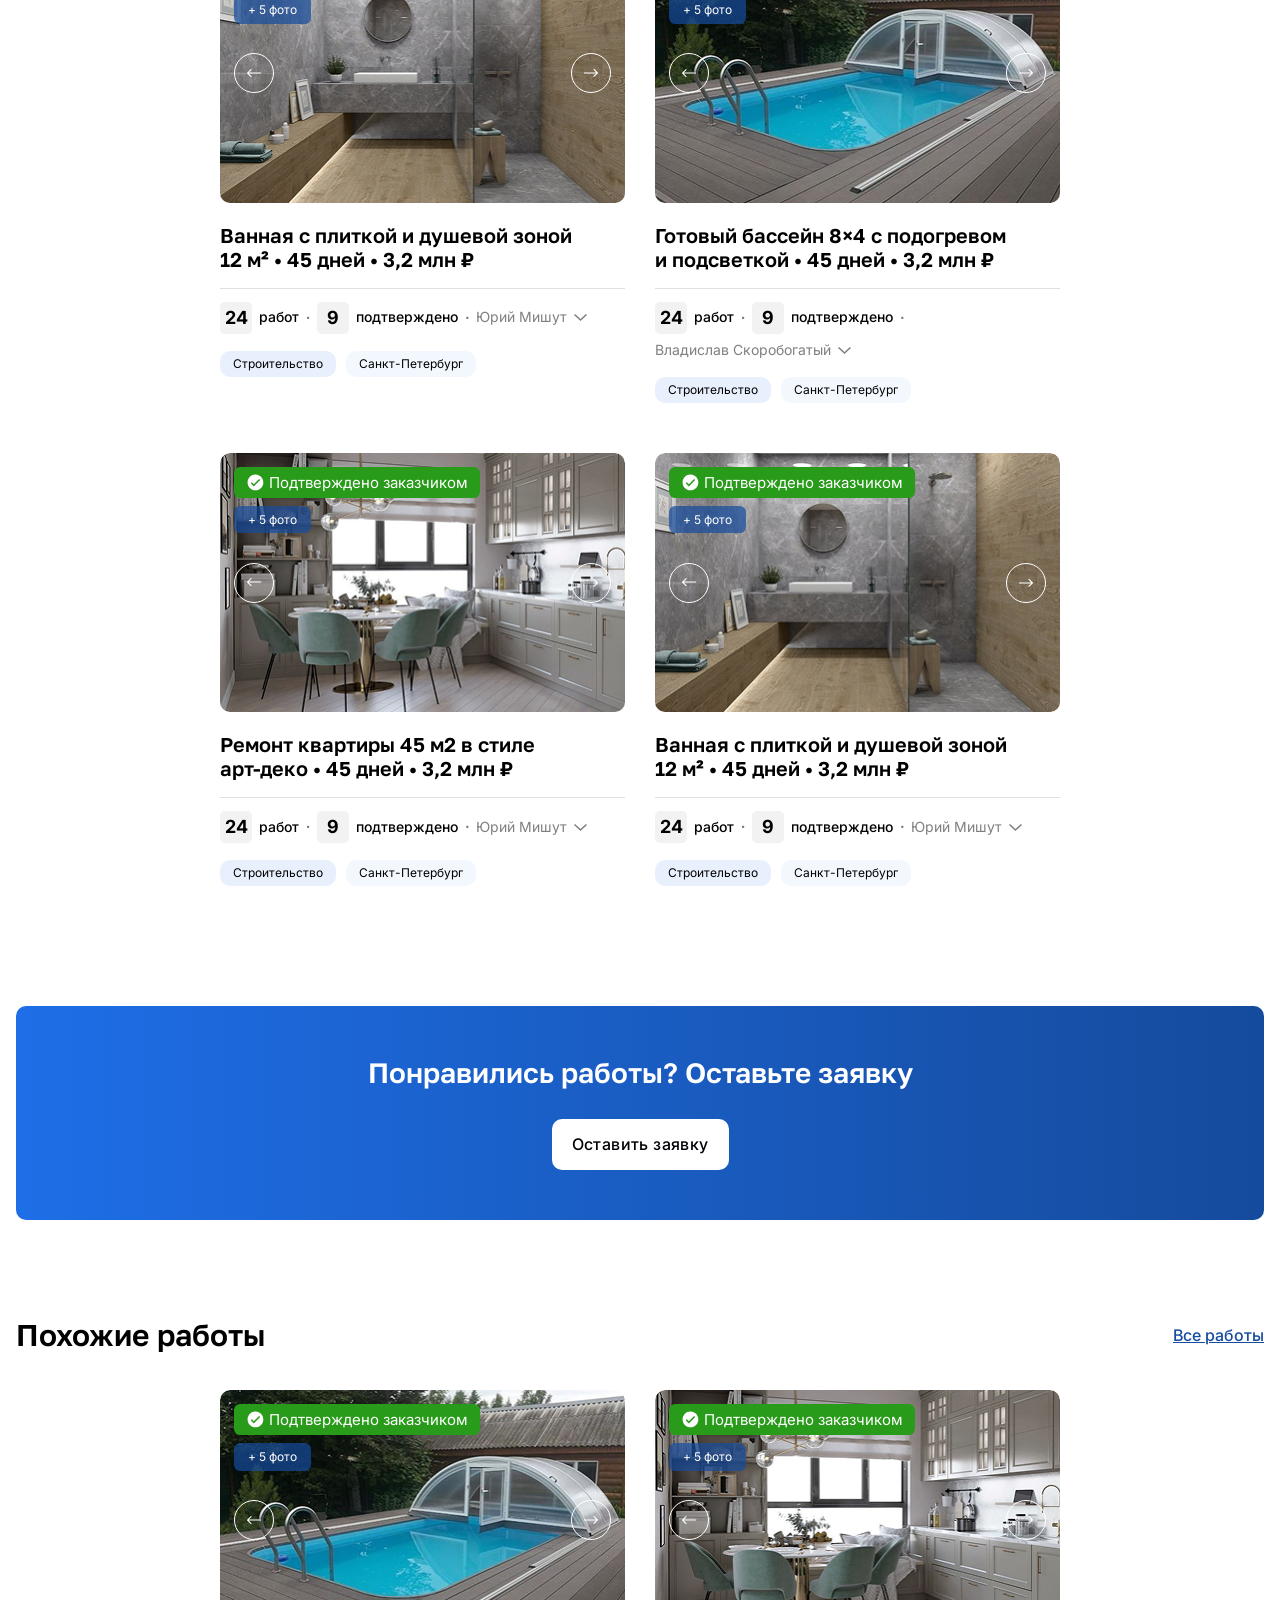
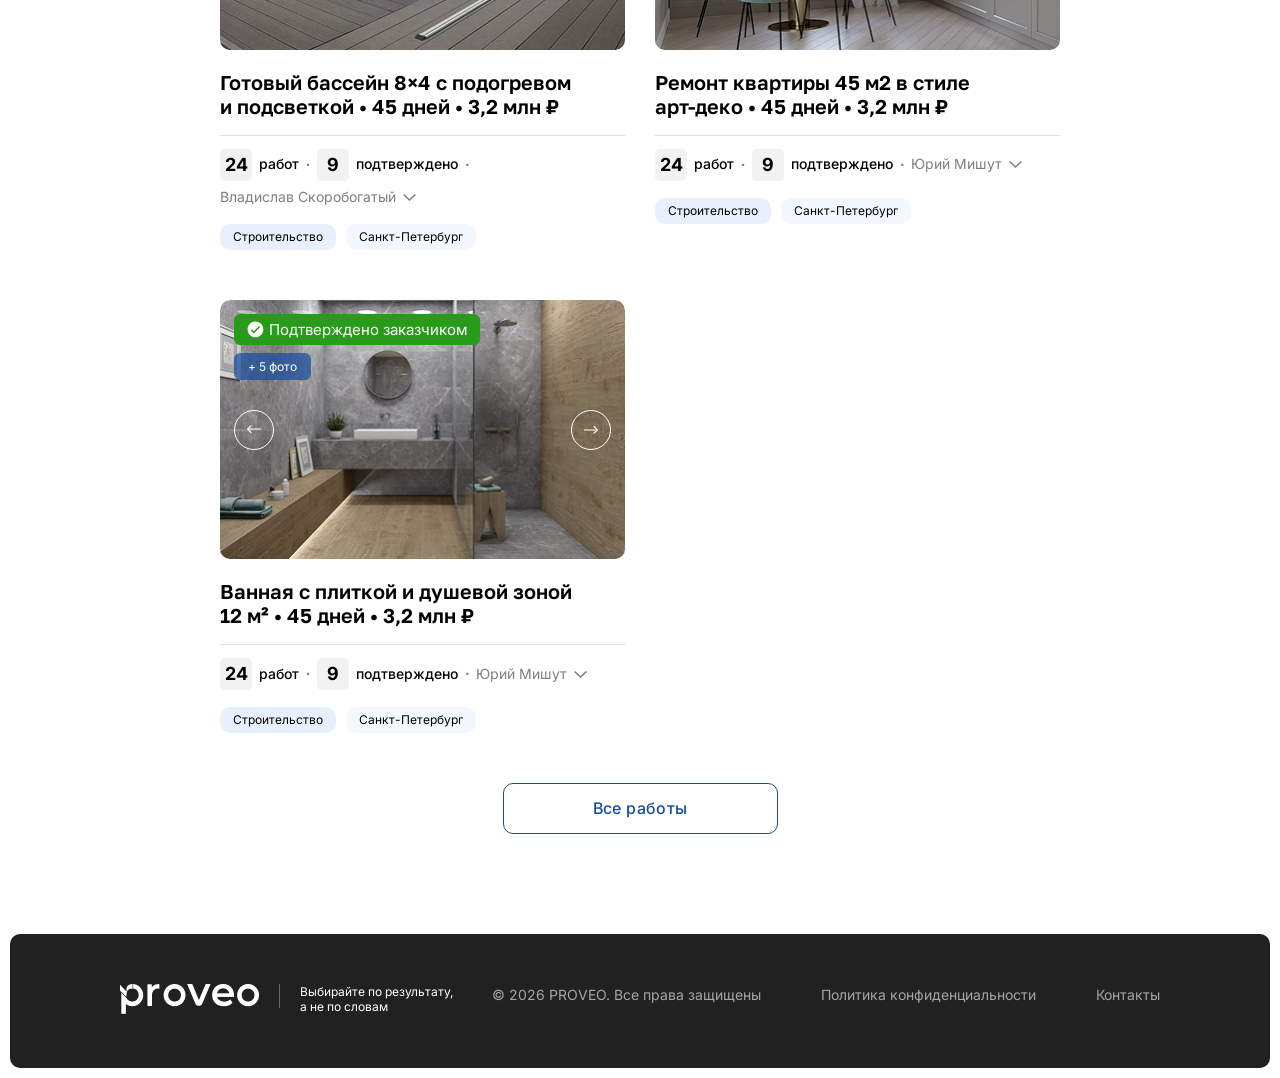
<file: profile.html>
<!doctype html>
<html lang="ru">
  <head>
    <meta charset="utf-8" />
    <title>PROVEO - Выбирайте по результату, а не по словам</title>
    <meta
      name="viewport"
      content="width=device-width, initial-scale=1, maximum-scale=1.0, user-scalable=no"
    />
    <link
      href="https://fonts.googleapis.com/css?family=Inter:300,regular,500,600,700"
      rel="stylesheet"
    />
    <link
      href="https://fonts.googleapis.com/css?family=Golos+Text:regular,500,600,700"
      rel="stylesheet"
    />
    <link href="assets/css/reset.css" rel="stylesheet" />
    <link href="assets/css/main.css" rel="stylesheet" />
    <link href="assets/css/profile.css" rel="stylesheet" />
  </head>
  <body>
    <!-- HEADER -->
    <header class="header">
      <div class="container">
        <div class="header-inner">
          <div class="header-left">
            <img class="header-logo" alt="PROVEO" src="./assets/img/logo.png" />
            <div class="header-divider"></div>
            <p class="header-slogan">
              Выбирайте по результату,<br />а не по словам
            </p>
          </div>
          <nav class="header-nav" aria-label="Основная навигация">
            <ul>
              <li><button type="button">Работы</button></li>
              <li><button type="button">Компании</button></li>
              <li><button type="button">Категории</button></li>
              <li><button type="button">Города</button></li>
            </ul>
          </nav>
          <div class="header-right">
            <button class="header-fav-btn" type="button" aria-label="Избранное">
              <svg
                width="26"
                height="26"
                viewBox="0 0 26 26"
                fill="none"
                xmlns="http://www.w3.org/2000/svg"
              >
                <path
                  d="M12.9998 23.4542C12.664 23.4542 12.339 23.4108 12.0682 23.3133C7.92984 21.8942 1.354 16.8567 1.354 9.41417C1.354 5.6225 4.41984 2.54584 8.18984 2.54584C10.0207 2.54584 11.7323 3.26084 12.9998 4.53917C14.2673 3.26084 15.979 2.54584 17.8098 2.54584C21.5798 2.54584 24.6457 5.63334 24.6457 9.41417C24.6457 16.8675 18.0698 21.8942 13.9315 23.3133C13.6607 23.4108 13.3357 23.4542 12.9998 23.4542ZM8.18984 4.17084C5.319 4.17084 2.979 6.52167 2.979 9.41417C2.979 16.8133 10.0965 20.93 12.599 21.7858C12.794 21.8508 13.2165 21.8508 13.4115 21.7858C15.9032 20.93 23.0315 16.8242 23.0315 9.41417C23.0315 6.52167 20.6915 4.17084 17.8207 4.17084C16.174 4.17084 14.6465 4.94 13.6607 6.2725C13.3573 6.68417 12.664 6.68417 12.3607 6.2725C11.3532 4.92917 9.8365 4.17084 8.18984 4.17084Z"
                  fill="black"
                />
              </svg>
            </button>
            <button class="header-login-btn" type="button">Войти</button>
            <button class="header-menu">
              <span></span>
            </button>
            <ul class="header-menu-nav">
              <li>Работы</li>
              <li>Компании</li>
              <li>Категории</li>
              <li>Города</li>
            </ul>
          </div>
        </div>
      </div>
    </header>
    <!-- MAIN CONTENT -->
    <main class="main-content">
      <div class="container">
        <section class="profile">
          <div class="profile__user">
            <img
              src="./assets/img/avatar.png"
              alt="аватар"
              class="profile-user__avatar"
            />
            <div class="profile__info">
              <div class="profile__head">
                <img
                  src="./assets/img/avatar.png"
                  alt="аватар"
                  class="profile-user__avatar"
                />
                <div>
                  <div class="profile__name">
                    <h1>Юрий Мишут</h1>
                    <img src="./assets/img/profi.png" alt="Профи" />
                  </div>
                  <div class="profile__tags">
                    <div class="profile__tag primary">
                      <img src="./assets/icons/check.svg" alt="" />
                      <span>Работы подтверждены</span>
                    </div>
                    <div class="profile__tag secondary">
                      <img src="./assets/icons/check.svg" alt="" />
                      <span>На платформе с 8.04.2026</span>
                    </div>
                  </div>
                </div>
              </div>
              <div class="profile-divider"></div>
              <div class="profile-contact contact-card">
                <div class="contact-phone-row">
                  <span class="contact-phone">+7 (911) 443-43-23</span>
                  <button type="button" class="btn-call">Позвонить</button>
                </div>
                <div class="contact-sep"></div>
                <div class="contact-row">
                  <img src="./assets/icons/sms.svg" alt="" />
                  <span class="contact-row-text">Uiryimishut@gmail.com</span>
                </div>
                <div class="contact-row">
                  <img src="./assets/icons/global.svg" alt="" />
                  <span class="contact-row-text">Mishutrabota.com</span>
                </div>
                <div class="messenger-row">
                  <span class="messenger-label">Написать в мессенджер:</span>
                  <div class="messenger-list">
                    <a href="#">
                      <img src="./assets/icons/max.svg" alt="" />
                    </a>
                    <a href="#">
                      <img src="./assets/icons/telegram.svg" alt="" />
                    </a>
                    <a href="#">
                      <img src="./assets/icons/whatsapp.svg" alt="" />
                    </a>
                    <a href="#">
                      <img src="./assets/icons/inst.svg" alt="" />
                    </a>
                  </div>
                </div>
              </div>
              <div class="profile__desc">
                <p>
                  Занимаюсь строительством и ремонтом под ключ — как на фото, с
                  вниманием к деталям и без лишних проблем для заказчика.
                </p>
                <p>
                  Берусь за проект полностью: от обсуждения задачи и подбора
                  решений до финального результата с запуском. Работаю с
                  проверенными материалами, соблюдаю сроки и всегда на связи.
                </p>
                <p>
                  Для меня важно сделать не просто «как-нибудь», а качественно и
                  надолго.
                </p>
                <p>
                  Можете написать — обсудим ваш проект и найдем оптимальное
                  решение под задачи и бюджет.
                </p>
              </div>
            </div>
          </div>
          <div class="profile__stats">
            <div class="profile-stats__card stats-cards">
              <div class="stat-card">
                <div class="stat-card-value">24</div>
                <div class="stat-card-label">готовые работы</div>
              </div>
              <div class="stat-card">
                <div class="stat-card-value">9</div>
                <div class="stat-card-label">подтверждено</div>
              </div>
              <div class="stat-card">
                <div class="stat-card-value">12 000</div>
                <div class="stat-card-label">просмотров</div>
              </div>
              <div class="stat-card">
                <div class="stat-card-value">86</div>
                <div class="stat-card-label">заявок на работу</div>
              </div>
            </div>

            <div class="cta-card">
              <h3 class="cta-title">Рассчитать ваш проект</h3>
              <p class="cta-sub">Юрий свяжется с вами лично</p>
              <form class="cta-form">
                <input type="tel" class="cta-input" placeholder="Телефон *" />
                <button type="submit" class="btn-cta-submit">
                  Отправить заявку
                </button>
              </form>
              <div class="cta-notices">
                <p class="cta-notice cta-notice-primary">
                  Мы передадим вашу заявку и номер телефона исполнителю, <br />
                  а вам — его контакт для связи
                </p>
                <p class="cta-notice cta-notice-muted">
                  Нажимая на кнопку, вы даете согласие на обработку персональных
                  данных
                </p>
              </div>
            </div>
          </div>
        </section>

        <section class="profile-cards">
          <h2 class="profile-cards__title">Виды работ исполнителя</h2>
          <button class="filter-btn" type="button">
            <img src="./assets/icons/category.svg" alt="" />
            Фильтры
          </button>

          <div class="filter-groups">
            <div class="filter-group">
              <h3 class="filter-group-label">Тип работ:</h3>
              <div class="filter-group-options filter-job">
                <button class="filter-chip active" type="button">Все</button>
                <button class="filter-chip" type="button">IT-консалтинг</button>
                <button class="filter-chip" type="button">Строительство</button>
                <button class="filter-chip" type="button">
                  Бухгалтерские услуги
                </button>
                <button class="filter-chip" type="button">+ Еще</button>
              </div>
            </div>
            <div class="filter-group">
              <h3 class="filter-group-label">Город:</h3>
              <div class="filter-group-options filter-city">
                <button class="filter-chip" type="button">СПб</button>
                <button class="filter-chip active" type="button">Москва</button>
                <button class="filter-chip" type="button">Казань</button>
                <button class="filter-chip" type="button">+ Еще</button>
              </div>
            </div>
          </div>

          <div id="filter-modal" class="modal-overlay">
            <div class="modal-content">
              <h3 class="modal-content__title">Фильтр</h3>
              <div class="filter-groups">
                <div class="filter-group">
                  <h3 class="filter-group-label">Тип работ:</h3>
                  <div class="filter-group-options filter-job">
                    <button class="filter-chip active" type="button">
                      Все
                    </button>
                    <button class="filter-chip" type="button">
                      IT-консалтинг
                    </button>
                    <button class="filter-chip" type="button">
                      Строительство
                    </button>
                    <button class="filter-chip" type="button">
                      Бухгалтерские услуги
                    </button>
                    <button class="filter-chip" type="button">+ Еще</button>
                  </div>
                </div>
                <div class="filter-group">
                  <h3 class="filter-group-label">Город:</h3>
                  <div class="filter-group-options filter-city">
                    <button class="filter-chip" type="button">СПб</button>
                    <button class="filter-chip active" type="button">
                      Москва
                    </button>
                    <button class="filter-chip" type="button">Казань</button>
                    <button class="filter-chip" type="button">+ Еще</button>
                  </div>
                </div>
              </div>
              <button class="modal-close" type="button">
                <img src="./assets/icons/close.svg" alt="закрыть" />
              </button>
            </div>
          </div>

          <div class="cards-list cards-list--profile profile-cards__list">
            <article class="card">
              <div class="card-img-container">
                <div class="card-slider">
                  <img src="./assets/img/cards/1.jpg" />
                  <img src="./assets/img/cards/2.jpg" />
                  <img src="./assets/img/cards/3.jpg" />
                </div>
                <div class="card-badge-verified">
                  <img src="./assets/icons/check.svg" alt="" />
                  <span>Подтверждено заказчиком</span>
                </div>
                <div class="card-badge-photos">
                  <span>+ 5 фото</span>
                </div>
                <button type="button" class="card-slide card-slide--back">
                  <img src="./assets/icons/arrow-slide.svg" alt="назад" />
                </button>
                <button type="button" class="card-slide card-slide--forward">
                  <img src="./assets/icons/arrow-slide.svg" alt="вперед" />
                </button>
              </div>

              <div class="card-content">
                <h3 class="card-title">
                  Готовый бассейн 8×4 с подогревом <br />и подсветкой • 45 дней
                  • 3,2 млн ₽
                </h3>

                <div class="card-divider"></div>
                <div class="card-stats">
                  <div class="stat-item">
                    <div class="stat-value">24</div>
                    <span class="stat-label">работ</span>
                  </div>
                  <span class="stat-dot">·</span>
                  <div class="stat-item">
                    <div class="stat-value">9</div>
                    <span class="stat-label">подтверждено</span>
                  </div>
                  <span class="stat-dot">·</span>
                  <button class="card-owner" type="button">
                    <span class="card-owner-name">Владислав Скоробогатый</span>
                    <svg
                      width="13"
                      height="7"
                      viewBox="0 0 13 7"
                      fill="none"
                      xmlns="http://www.w3.org/2000/svg"
                    >
                      <path
                        d="M6.48375 6.90433L13 0.977215L11.9299 -8.11411e-07L6.48294 4.95388L1.07331 0.0385556L7.026e-08 1.01245L6.48375 6.90433Z"
                      />
                    </svg>
                  </button>
                </div>
                <div class="card-owner-details">
                  <img
                    class="card-owner-details__img"
                    src="./assets/img/avatar.png"
                    alt="аватар"
                  />
                  <div>
                    <h5>
                      Юрий Мишут
                      <img src="./assets/img/profi.png" alt="профи" />
                    </h5>
                    <a href="#">Перейти в профиль</a>
                    <p>
                      Занимаюсь строительством и ремонтом под ключ. Работаю с
                      проверенными материалами...
                    </p>
                  </div>
                </div>
                <div class="card-tags">
                  <span class="card-tag primary">Строительство</span>
                  <span class="card-tag secondary">Санкт-Петербург</span>
                </div>
              </div>
            </article>
            <article class="card">
              <div class="card-img-container">
                <div class="card-slider">
                  <img src="./assets/img/cards/2.jpg" />
                  <img src="./assets/img/cards/1.jpg" />
                  <img src="./assets/img/cards/3.jpg" />
                </div>
                <div class="card-badge-verified">
                  <img src="./assets/icons/check.svg" alt="" />
                  <span>Подтверждено заказчиком</span>
                </div>
                <div class="card-badge-photos">
                  <span>+ 5 фото</span>
                </div>
                <button type="button" class="card-slide card-slide--back">
                  <img src="./assets/icons/arrow-slide.svg" alt="назад" />
                </button>
                <button type="button" class="card-slide card-slide--forward">
                  <img src="./assets/icons/arrow-slide.svg" alt="вперед" />
                </button>
              </div>

              <div class="card-content">
                <h3 class="card-title">
                  Ремонт квартиры 45 м2 в стиле <br />
                  арт-деко • 45 дней • 3,2 млн ₽
                </h3>

                <div class="card-divider"></div>
                <div class="card-stats">
                  <div class="stat-item">
                    <div class="stat-value">24</div>
                    <span class="stat-label">работ</span>
                  </div>
                  <span class="stat-dot">·</span>
                  <div class="stat-item">
                    <div class="stat-value">9</div>
                    <span class="stat-label">подтверждено</span>
                  </div>
                  <span class="stat-dot">·</span>
                  <button class="card-owner" type="button">
                    <span class="card-owner-name">Юрий Мишут</span>
                    <svg
                      width="13"
                      height="7"
                      viewBox="0 0 13 7"
                      fill="none"
                      xmlns="http://www.w3.org/2000/svg"
                    >
                      <path
                        d="M6.48375 6.90433L13 0.977215L11.9299 -8.11411e-07L6.48294 4.95388L1.07331 0.0385556L7.026e-08 1.01245L6.48375 6.90433Z"
                      />
                    </svg>
                  </button>
                </div>
                <div class="card-owner-details">
                  <img
                    class="card-owner-details__img"
                    src="./assets/img/avatar.png"
                    alt="аватар"
                  />
                  <div>
                    <h5>
                      Юрий Мишут
                      <img
                        class=""
                        src="./assets/img/company.png"
                        alt="профи"
                      />
                    </h5>
                    <a href="#">Перейти в профиль</a>
                    <p>
                      Занимаюсь строительством и ремонтом под ключ. Работаю с
                      проверенными материалами...
                    </p>
                  </div>
                </div>
                <div class="card-tags">
                  <span class="card-tag primary">Строительство</span>
                  <span class="card-tag secondary">Санкт-Петербург</span>
                </div>
              </div>
            </article>
            <article class="card">
              <div class="card-img-container">
                <div class="card-slider">
                  <img src="./assets/img/cards/3.jpg" />
                  <img src="./assets/img/cards/2.jpg" />
                  <img src="./assets/img/cards/1.jpg" />
                </div>
                <div class="card-badge-verified">
                  <img src="./assets/icons/check.svg" alt="" />
                  <span>Подтверждено заказчиком</span>
                </div>
                <div class="card-badge-photos">
                  <span>+ 5 фото</span>
                </div>
                <button type="button" class="card-slide card-slide--back">
                  <img src="./assets/icons/arrow-slide.svg" alt="назад" />
                </button>
                <button type="button" class="card-slide card-slide--forward">
                  <img src="./assets/icons/arrow-slide.svg" alt="вперед" />
                </button>
              </div>

              <div class="card-content">
                <h3 class="card-title">
                  Ванная с плиткой и душевой зоной <br />
                  12 м² • 45 дней • 3,2 млн ₽
                </h3>

                <div class="card-divider"></div>
                <div class="card-stats">
                  <div class="stat-item">
                    <div class="stat-value">24</div>
                    <span class="stat-label">работ</span>
                  </div>
                  <span class="stat-dot">·</span>
                  <div class="stat-item">
                    <div class="stat-value">9</div>
                    <span class="stat-label">подтверждено</span>
                  </div>
                  <span class="stat-dot">·</span>
                  <button class="card-owner" type="button">
                    <span class="card-owner-name">Юрий Мишут</span>
                    <svg
                      width="13"
                      height="7"
                      viewBox="0 0 13 7"
                      fill="none"
                      xmlns="http://www.w3.org/2000/svg"
                    >
                      <path
                        d="M6.48375 6.90433L13 0.977215L11.9299 -8.11411e-07L6.48294 4.95388L1.07331 0.0385556L7.026e-08 1.01245L6.48375 6.90433Z"
                      />
                    </svg>
                  </button>
                </div>
                <div class="card-owner-details">
                  <img
                    class="card-owner-details__img"
                    src="./assets/img/avatar.png"
                    alt="аватар"
                  />
                  <div>
                    <h5>
                      Юрий Мишут
                      <img src="./assets/img/master.png" alt="профи" />
                    </h5>
                    <a href="#">Перейти в профиль</a>
                    <p>
                      Занимаюсь строительством и ремонтом под ключ. Работаю с
                      проверенными материалами...
                    </p>
                  </div>
                </div>
                <div class="card-tags">
                  <span class="card-tag primary">Строительство</span>
                  <span class="card-tag secondary">Санкт-Петербург</span>
                </div>
              </div>
            </article>
            <article class="card">
              <div class="card-img-container">
                <div class="card-slider">
                  <img src="./assets/img/cards/1.jpg" />
                  <img src="./assets/img/cards/2.jpg" />
                  <img src="./assets/img/cards/3.jpg" />
                </div>
                <div class="card-badge-verified">
                  <img src="./assets/icons/check.svg" alt="" />
                  <span>Подтверждено заказчиком</span>
                </div>
                <div class="card-badge-photos">
                  <span>+ 5 фото</span>
                </div>
                <button type="button" class="card-slide card-slide--back">
                  <img src="./assets/icons/arrow-slide.svg" alt="назад" />
                </button>
                <button type="button" class="card-slide card-slide--forward">
                  <img src="./assets/icons/arrow-slide.svg" alt="вперед" />
                </button>
              </div>

              <div class="card-content">
                <h3 class="card-title">
                  Готовый бассейн 8×4 с подогревом <br />и подсветкой • 45 дней
                  • 3,2 млн ₽
                </h3>

                <div class="card-divider"></div>
                <div class="card-stats">
                  <div class="stat-item">
                    <div class="stat-value">24</div>
                    <span class="stat-label">работ</span>
                  </div>
                  <span class="stat-dot">·</span>
                  <div class="stat-item">
                    <div class="stat-value">9</div>
                    <span class="stat-label">подтверждено</span>
                  </div>
                  <span class="stat-dot">·</span>
                  <button class="card-owner" type="button">
                    <span class="card-owner-name">Владислав Скоробогатый</span>
                    <svg
                      width="13"
                      height="7"
                      viewBox="0 0 13 7"
                      fill="none"
                      xmlns="http://www.w3.org/2000/svg"
                    >
                      <path
                        d="M6.48375 6.90433L13 0.977215L11.9299 -8.11411e-07L6.48294 4.95388L1.07331 0.0385556L7.026e-08 1.01245L6.48375 6.90433Z"
                      />
                    </svg>
                  </button>
                </div>
                <div class="card-owner-details">
                  <img
                    class="card-owner-details__img"
                    src="./assets/img/avatar.png"
                    alt="аватар"
                  />
                  <div>
                    <h5>
                      Юрий Мишут
                      <img src="./assets/img/profi.png" alt="профи" />
                    </h5>
                    <a href="#">Перейти в профиль</a>
                    <p>
                      Занимаюсь строительством и ремонтом под ключ. Работаю с
                      проверенными материалами...
                    </p>
                  </div>
                </div>
                <div class="card-tags">
                  <span class="card-tag primary">Строительство</span>
                  <span class="card-tag secondary">Санкт-Петербург</span>
                </div>
              </div>
            </article>
            <article class="card">
              <div class="card-img-container">
                <div class="card-slider">
                  <img src="./assets/img/cards/2.jpg" />
                  <img src="./assets/img/cards/1.jpg" />
                  <img src="./assets/img/cards/3.jpg" />
                </div>
                <div class="card-badge-verified">
                  <img src="./assets/icons/check.svg" alt="" />
                  <span>Подтверждено заказчиком</span>
                </div>
                <div class="card-badge-photos">
                  <span>+ 5 фото</span>
                </div>
                <button type="button" class="card-slide card-slide--back">
                  <img src="./assets/icons/arrow-slide.svg" alt="назад" />
                </button>
                <button type="button" class="card-slide card-slide--forward">
                  <img src="./assets/icons/arrow-slide.svg" alt="вперед" />
                </button>
              </div>

              <div class="card-content">
                <h3 class="card-title">
                  Ремонт квартиры 45 м2 в стиле <br />
                  арт-деко • 45 дней • 3,2 млн ₽
                </h3>

                <div class="card-divider"></div>
                <div class="card-stats">
                  <div class="stat-item">
                    <div class="stat-value">24</div>
                    <span class="stat-label">работ</span>
                  </div>
                  <span class="stat-dot">·</span>
                  <div class="stat-item">
                    <div class="stat-value">9</div>
                    <span class="stat-label">подтверждено</span>
                  </div>
                  <span class="stat-dot">·</span>
                  <button class="card-owner" type="button">
                    <span class="card-owner-name">Юрий Мишут</span>
                    <svg
                      width="13"
                      height="7"
                      viewBox="0 0 13 7"
                      fill="none"
                      xmlns="http://www.w3.org/2000/svg"
                    >
                      <path
                        d="M6.48375 6.90433L13 0.977215L11.9299 -8.11411e-07L6.48294 4.95388L1.07331 0.0385556L7.026e-08 1.01245L6.48375 6.90433Z"
                      />
                    </svg>
                  </button>
                </div>
                <div class="card-owner-details">
                  <img
                    class="card-owner-details__img"
                    src="./assets/img/avatar.png"
                    alt="аватар"
                  />
                  <div>
                    <h5>
                      Юрий Мишут
                      <img
                        class=""
                        src="./assets/img/company.png"
                        alt="профи"
                      />
                    </h5>
                    <a href="#">Перейти в профиль</a>
                    <p>
                      Занимаюсь строительством и ремонтом под ключ. Работаю с
                      проверенными материалами...
                    </p>
                  </div>
                </div>
                <div class="card-tags">
                  <span class="card-tag primary">Строительство</span>
                  <span class="card-tag secondary">Санкт-Петербург</span>
                </div>
              </div>
            </article>
            <article class="card">
              <div class="card-img-container">
                <div class="card-slider">
                  <img src="./assets/img/cards/3.jpg" />
                  <img src="./assets/img/cards/2.jpg" />
                  <img src="./assets/img/cards/1.jpg" />
                </div>
                <div class="card-badge-verified">
                  <img src="./assets/icons/check.svg" alt="" />
                  <span>Подтверждено заказчиком</span>
                </div>
                <div class="card-badge-photos">
                  <span>+ 5 фото</span>
                </div>
                <button type="button" class="card-slide card-slide--back">
                  <img src="./assets/icons/arrow-slide.svg" alt="назад" />
                </button>
                <button type="button" class="card-slide card-slide--forward">
                  <img src="./assets/icons/arrow-slide.svg" alt="вперед" />
                </button>
              </div>

              <div class="card-content">
                <h3 class="card-title">
                  Ванная с плиткой и душевой зоной <br />
                  12 м² • 45 дней • 3,2 млн ₽
                </h3>

                <div class="card-divider"></div>
                <div class="card-stats">
                  <div class="stat-item">
                    <div class="stat-value">24</div>
                    <span class="stat-label">работ</span>
                  </div>
                  <span class="stat-dot">·</span>
                  <div class="stat-item">
                    <div class="stat-value">9</div>
                    <span class="stat-label">подтверждено</span>
                  </div>
                  <span class="stat-dot">·</span>
                  <button class="card-owner" type="button">
                    <span class="card-owner-name">Юрий Мишут</span>
                    <svg
                      width="13"
                      height="7"
                      viewBox="0 0 13 7"
                      fill="none"
                      xmlns="http://www.w3.org/2000/svg"
                    >
                      <path
                        d="M6.48375 6.90433L13 0.977215L11.9299 -8.11411e-07L6.48294 4.95388L1.07331 0.0385556L7.026e-08 1.01245L6.48375 6.90433Z"
                      />
                    </svg>
                  </button>
                </div>
                <div class="card-owner-details">
                  <img
                    class="card-owner-details__img"
                    src="./assets/img/avatar.png"
                    alt="аватар"
                  />
                  <div>
                    <h5>
                      Юрий Мишут
                      <img src="./assets/img/master.png" alt="профи" />
                    </h5>
                    <a href="#">Перейти в профиль</a>
                    <p>
                      Занимаюсь строительством и ремонтом под ключ. Работаю с
                      проверенными материалами...
                    </p>
                  </div>
                </div>
                <div class="card-tags">
                  <span class="card-tag primary">Строительство</span>
                  <span class="card-tag secondary">Санкт-Петербург</span>
                </div>
              </div>
            </article>
          </div>
        </section>

        <section class="banner-section">
          <h2 class="banner-title">Понравились работы? Оставьте заявку</h2>
          <button class="banner-btn profile-btn" type="button">
            Оставить заявку
          </button>
        </section>
        <div id="profile-modal" class="modal-overlay modal-profile">
          <div class="modal-content">
            <h3 class="modal-content__title">Оставить заявĸу</h3>
            <p class="modal-profile__sub">
              Исполнитель свяжется с вами напрямую
            </p>
            <form class="cta-form profile-form">
              <input type="tel" class="cta-input" placeholder="Телефон *" />
              <p class="modal-alert">Поле не заполнено</p>
              <button type="submit" class="btn-cta-submit">
                Отправить заявку
              </button>
            </form>
            <div class="cta-notices">
              <p class="cta-notice cta-notice-primary">
                Мы передадим вашу заявку и номер телефона исполнителю, <br />
                а вам — его контакт для связи
              </p>
              <p class="cta-notice cta-notice-muted">
                Нажимая на кнопку, вы даете согласие на обработку персональных
                данных
              </p>
            </div>

            <button class="modal-close" type="button">
              <img src="./assets/icons/close.svg" alt="закрыть" />
            </button>
          </div>
        </div>
        <!-- CARD LIST SECTION -->
        <div class="similar-works similar-works--profile">
          <div class="similar-works__head">
            <h2>Похожие работы</h2>
            <a href="#">Все работы</a>
          </div>
          <section class="cards-list cards-list--profile">
            <article class="card">
              <div class="card-img-container">
                <div class="card-slider">
                  <img src="./assets/img/cards/1.jpg" />
                  <img src="./assets/img/cards/2.jpg" />
                  <img src="./assets/img/cards/3.jpg" />
                </div>
                <div class="card-badge-verified">
                  <img src="./assets/icons/check.svg" alt="" />
                  <span>Подтверждено заказчиком</span>
                </div>
                <div class="card-badge-photos">
                  <span>+ 5 фото</span>
                </div>
                <button type="button" class="card-slide card-slide--back">
                  <img src="./assets/icons/arrow-slide.svg" alt="назад" />
                </button>
                <button type="button" class="card-slide card-slide--forward">
                  <img src="./assets/icons/arrow-slide.svg" alt="вперед" />
                </button>
              </div>

              <div class="card-content">
                <h3 class="card-title">
                  Готовый бассейн 8×4 с подогревом <br />и подсветкой • 45 дней
                  • 3,2 млн ₽
                </h3>

                <div class="card-divider"></div>
                <div class="card-stats">
                  <div class="stat-item">
                    <div class="stat-value">24</div>
                    <span class="stat-label">работ</span>
                  </div>
                  <span class="stat-dot">·</span>
                  <div class="stat-item">
                    <div class="stat-value">9</div>
                    <span class="stat-label">подтверждено</span>
                  </div>
                  <span class="stat-dot">·</span>
                  <button class="card-owner" type="button">
                    <span class="card-owner-name">Владислав Скоробогатый</span>
                    <svg
                      width="13"
                      height="7"
                      viewBox="0 0 13 7"
                      fill="none"
                      xmlns="http://www.w3.org/2000/svg"
                    >
                      <path
                        d="M6.48375 6.90433L13 0.977215L11.9299 -8.11411e-07L6.48294 4.95388L1.07331 0.0385556L7.026e-08 1.01245L6.48375 6.90433Z"
                      />
                    </svg>
                  </button>
                </div>
                <div class="card-owner-details">
                  <img
                    class="card-owner-details__img"
                    src="./assets/img/avatar.png"
                    alt="аватар"
                  />
                  <div>
                    <h5>
                      Юрий Мишут
                      <img src="./assets/img/profi.png" alt="профи" />
                    </h5>
                    <a href="#">Перейти в профиль</a>
                    <p>
                      Занимаюсь строительством и ремонтом под ключ. Работаю с
                      проверенными материалами...
                    </p>
                  </div>
                </div>
                <div class="card-tags">
                  <span class="card-tag primary">Строительство</span>
                  <span class="card-tag secondary">Санкт-Петербург</span>
                </div>
              </div>
            </article>
            <article class="card">
              <div class="card-img-container">
                <div class="card-slider">
                  <img src="./assets/img/cards/2.jpg" />
                  <img src="./assets/img/cards/1.jpg" />
                  <img src="./assets/img/cards/3.jpg" />
                </div>
                <div class="card-badge-verified">
                  <img src="./assets/icons/check.svg" alt="" />
                  <span>Подтверждено заказчиком</span>
                </div>
                <div class="card-badge-photos">
                  <span>+ 5 фото</span>
                </div>
                <button type="button" class="card-slide card-slide--back">
                  <img src="./assets/icons/arrow-slide.svg" alt="назад" />
                </button>
                <button type="button" class="card-slide card-slide--forward">
                  <img src="./assets/icons/arrow-slide.svg" alt="вперед" />
                </button>
              </div>

              <div class="card-content">
                <h3 class="card-title">
                  Ремонт квартиры 45 м2 в стиле <br />
                  арт-деко • 45 дней • 3,2 млн ₽
                </h3>

                <div class="card-divider"></div>
                <div class="card-stats">
                  <div class="stat-item">
                    <div class="stat-value">24</div>
                    <span class="stat-label">работ</span>
                  </div>
                  <span class="stat-dot">·</span>
                  <div class="stat-item">
                    <div class="stat-value">9</div>
                    <span class="stat-label">подтверждено</span>
                  </div>
                  <span class="stat-dot">·</span>
                  <button class="card-owner" type="button">
                    <span class="card-owner-name">Юрий Мишут</span>
                    <svg
                      width="13"
                      height="7"
                      viewBox="0 0 13 7"
                      fill="none"
                      xmlns="http://www.w3.org/2000/svg"
                    >
                      <path
                        d="M6.48375 6.90433L13 0.977215L11.9299 -8.11411e-07L6.48294 4.95388L1.07331 0.0385556L7.026e-08 1.01245L6.48375 6.90433Z"
                      />
                    </svg>
                  </button>
                </div>
                <div class="card-owner-details">
                  <img
                    class="card-owner-details__img"
                    src="./assets/img/avatar.png"
                    alt="аватар"
                  />
                  <div>
                    <h5>
                      Юрий Мишут
                      <img
                        class=""
                        src="./assets/img/company.png"
                        alt="профи"
                      />
                    </h5>
                    <a href="#">Перейти в профиль</a>
                    <p>
                      Занимаюсь строительством и ремонтом под ключ. Работаю с
                      проверенными материалами...
                    </p>
                  </div>
                </div>
                <div class="card-tags">
                  <span class="card-tag primary">Строительство</span>
                  <span class="card-tag secondary">Санкт-Петербург</span>
                </div>
              </div>
            </article>
            <article class="card">
              <div class="card-img-container">
                <div class="card-slider">
                  <img src="./assets/img/cards/3.jpg" />
                  <img src="./assets/img/cards/2.jpg" />
                  <img src="./assets/img/cards/1.jpg" />
                </div>
                <div class="card-badge-verified">
                  <img src="./assets/icons/check.svg" alt="" />
                  <span>Подтверждено заказчиком</span>
                </div>
                <div class="card-badge-photos">
                  <span>+ 5 фото</span>
                </div>
                <button type="button" class="card-slide card-slide--back">
                  <img src="./assets/icons/arrow-slide.svg" alt="назад" />
                </button>
                <button type="button" class="card-slide card-slide--forward">
                  <img src="./assets/icons/arrow-slide.svg" alt="вперед" />
                </button>
              </div>

              <div class="card-content">
                <h3 class="card-title">
                  Ванная с плиткой и душевой зоной <br />
                  12 м² • 45 дней • 3,2 млн ₽
                </h3>

                <div class="card-divider"></div>
                <div class="card-stats">
                  <div class="stat-item">
                    <div class="stat-value">24</div>
                    <span class="stat-label">работ</span>
                  </div>
                  <span class="stat-dot">·</span>
                  <div class="stat-item">
                    <div class="stat-value">9</div>
                    <span class="stat-label">подтверждено</span>
                  </div>
                  <span class="stat-dot">·</span>
                  <button class="card-owner" type="button">
                    <span class="card-owner-name">Юрий Мишут</span>
                    <svg
                      width="13"
                      height="7"
                      viewBox="0 0 13 7"
                      fill="none"
                      xmlns="http://www.w3.org/2000/svg"
                    >
                      <path
                        d="M6.48375 6.90433L13 0.977215L11.9299 -8.11411e-07L6.48294 4.95388L1.07331 0.0385556L7.026e-08 1.01245L6.48375 6.90433Z"
                      />
                    </svg>
                  </button>
                </div>
                <div class="card-owner-details">
                  <img
                    class="card-owner-details__img"
                    src="./assets/img/avatar.png"
                    alt="аватар"
                  />
                  <div>
                    <h5>
                      Юрий Мишут
                      <img src="./assets/img/master.png" alt="профи" />
                    </h5>
                    <a href="#">Перейти в профиль</a>
                    <p>
                      Занимаюсь строительством и ремонтом под ключ. Работаю с
                      проверенными материалами...
                    </p>
                  </div>
                </div>
                <div class="card-tags">
                  <span class="card-tag primary">Строительство</span>
                  <span class="card-tag secondary">Санкт-Петербург</span>
                </div>
              </div>
            </article>
          </section>

          <button class="show-more-btn show-works-btn" type="button">
            <span>Все работы</span>
          </button>
        </div>
      </div>
    </main>
    <footer class="site-footer">
      <div class="site-footer-card">
        <div class="site-footer-left">
          <img
            class="site-footer-logo"
            alt="PROVEO"
            src="./assets/img/white-logo.png"
          />
          <div class="site-footer-divider"></div>
          <p class="site-footer-slogan">
            Выбирайте по результату,<br />а не по словам
          </p>
        </div>
        <nav class="site-footer-nav" aria-label="Нижняя навигация">
          <ul>
            <li>
              <span class="site-footer-copyright"
                >&copy; 2026 PROVEO. Все права защищены</span
              >
            </li>
            <li>
              <a class="site-footer-link" href="#"
                >Политика конфиденциальности</a
              >
            </li>
            <li><a class="site-footer-link" href="#">Контакты</a></li>
          </ul>
        </nav>
      </div>
    </footer>
    <script src="./assets/js/main.js"></script>
    <script src="./assets/js/profile.js"></script>
  </body>
</html>
</file>
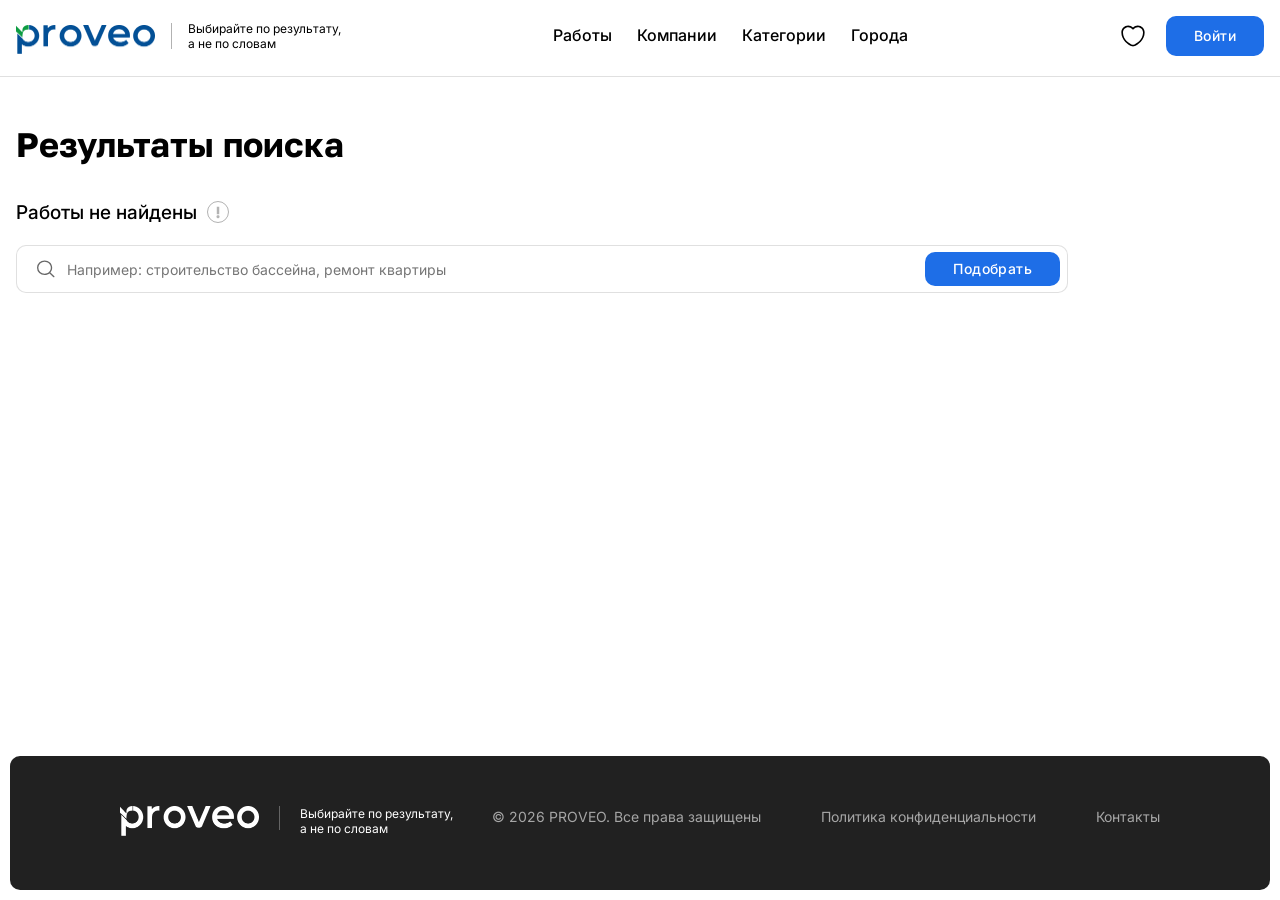
<file: search-not-found.html>
<!doctype html>
<html lang="ru">
  <head>
    <meta charset="utf-8" />
    <title>PROVEO - Выбирайте по результату, а не по словам</title>
    <meta
      name="viewport"
      content="width=device-width, initial-scale=1, maximum-scale=1.0, user-scalable=no"
    />
    <link
      href="https://fonts.googleapis.com/css?family=Inter:300,regular,500,600,700"
      rel="stylesheet"
    />
    <link
      href="https://fonts.googleapis.com/css?family=Golos+Text:regular,500,600,700"
      rel="stylesheet"
    />
    <link href="assets/css/reset.css" rel="stylesheet" />
    <link href="assets/css/main.css" rel="stylesheet" />
    <link href="assets/css/search.css" rel="stylesheet" />
  </head>
  <body>
    <!-- HEADER -->
    <header class="header">
      <div class="container">
        <div class="header-inner">
          <div class="header-left">
            <img class="header-logo" alt="PROVEO" src="./assets/img/logo.png" />
            <div class="header-divider"></div>
            <p class="header-slogan">
              Выбирайте по результату,<br />а не по словам
            </p>
          </div>
          <nav class="header-nav" aria-label="Основная навигация">
            <ul>
              <li><button type="button">Работы</button></li>
              <li><button type="button">Компании</button></li>
              <li><button type="button">Категории</button></li>
              <li><button type="button">Города</button></li>
            </ul>
          </nav>
          <div class="header-right">
            <button class="header-fav-btn" type="button" aria-label="Избранное">
              <svg
                width="26"
                height="26"
                viewBox="0 0 26 26"
                fill="none"
                xmlns="http://www.w3.org/2000/svg"
              >
                <path
                  d="M12.9998 23.4542C12.664 23.4542 12.339 23.4108 12.0682 23.3133C7.92984 21.8942 1.354 16.8567 1.354 9.41417C1.354 5.6225 4.41984 2.54584 8.18984 2.54584C10.0207 2.54584 11.7323 3.26084 12.9998 4.53917C14.2673 3.26084 15.979 2.54584 17.8098 2.54584C21.5798 2.54584 24.6457 5.63334 24.6457 9.41417C24.6457 16.8675 18.0698 21.8942 13.9315 23.3133C13.6607 23.4108 13.3357 23.4542 12.9998 23.4542ZM8.18984 4.17084C5.319 4.17084 2.979 6.52167 2.979 9.41417C2.979 16.8133 10.0965 20.93 12.599 21.7858C12.794 21.8508 13.2165 21.8508 13.4115 21.7858C15.9032 20.93 23.0315 16.8242 23.0315 9.41417C23.0315 6.52167 20.6915 4.17084 17.8207 4.17084C16.174 4.17084 14.6465 4.94 13.6607 6.2725C13.3573 6.68417 12.664 6.68417 12.3607 6.2725C11.3532 4.92917 9.8365 4.17084 8.18984 4.17084Z"
                  fill="black"
                />
              </svg>
            </button>
            <button class="header-login-btn" type="button">Войти</button>
            <button class="header-menu">
              <span></span>
            </button>
            <ul class="header-menu-nav">
              <li>Работы</li>
              <li>Компании</li>
              <li>Категории</li>
              <li>Города</li>
            </ul>
          </div>
        </div>
      </div>
    </header>
    <!-- MAIN CONTENT -->
    <main class="main-content">
      <section class="featured-header-section">
        <div class="featured-header-bg featured-header-bg--searchv2">
          <div class="featured-header-inner container">
            <h1 class="featured-header-title">Результаты поиска</h1>
            <div class="search-not-found">
              <p>Работы не найдены</p>
              <div class="search-not-found__info">
                <img src="./assets/icons/info.svg" alt="инфо" />
                <div class="search-not-found__message">
                  Попробуйте изменить запрос
                  <img src="./assets/icons/triangle.svg" alt="" />
                </div>
              </div>
            </div>
            <div class="search-bar-wrapper">
              <div class="search-bar search-bar--not-found">
                <img
                  class="search-icon"
                  src="./assets/icons/search.svg"
                  alt=""
                />
                <input
                  class="search-bar-input"
                  type="text"
                  placeholder="Например: строительство бассейна, ремонт квартиры"
                />
                <button class="clear-btn" type="button" hidden>
                  <img src="./assets/icons/close.svg" alt="очистить" />
                </button>
                <button class="search-bar-btn" type="button">Подобрать</button>
              </div>
              <div class="search-bar search-bar--mobile">
                <img
                  class="search-icon"
                  src="./assets/icons/search.svg"
                  alt=""
                />
                <input
                  class="search-bar-input"
                  type="text"
                  placeholder="Например: ремонт квартиры"
                />
                <button class="clear-btn" type="button" hidden>
                  <img src="./assets/icons/close.svg" alt="очистить" />
                </button>
              </div>
              <button class="btn search-btn" type="button">Подобрать</button>
            </div>
          </div>
        </div>
      </section>
      <!-- SITE FOOTER -->
    </main>
    <footer class="site-footer">
      <div class="site-footer-card">
        <div class="site-footer-left">
          <img
            class="site-footer-logo"
            alt="PROVEO"
            src="./assets/img/white-logo.png"
          />
          <div class="site-footer-divider"></div>
          <p class="site-footer-slogan">
            Выбирайте по результату,<br />а не по словам
          </p>
        </div>
        <nav class="site-footer-nav" aria-label="Нижняя навигация">
          <ul>
            <li>
              <span class="site-footer-copyright"
                >&copy; 2026 PROVEO. Все права защищены</span
              >
            </li>
            <li>
              <a class="site-footer-link" href="#"
                >Политика конфиденциальности</a
              >
            </li>
            <li><a class="site-footer-link" href="#">Контакты</a></li>
          </ul>
        </nav>
      </div>
    </footer>
    <script src="./assets/js/main.js"></script>
    <script src="./assets/js/search.js"></script>
  </body>
</html>
</file>
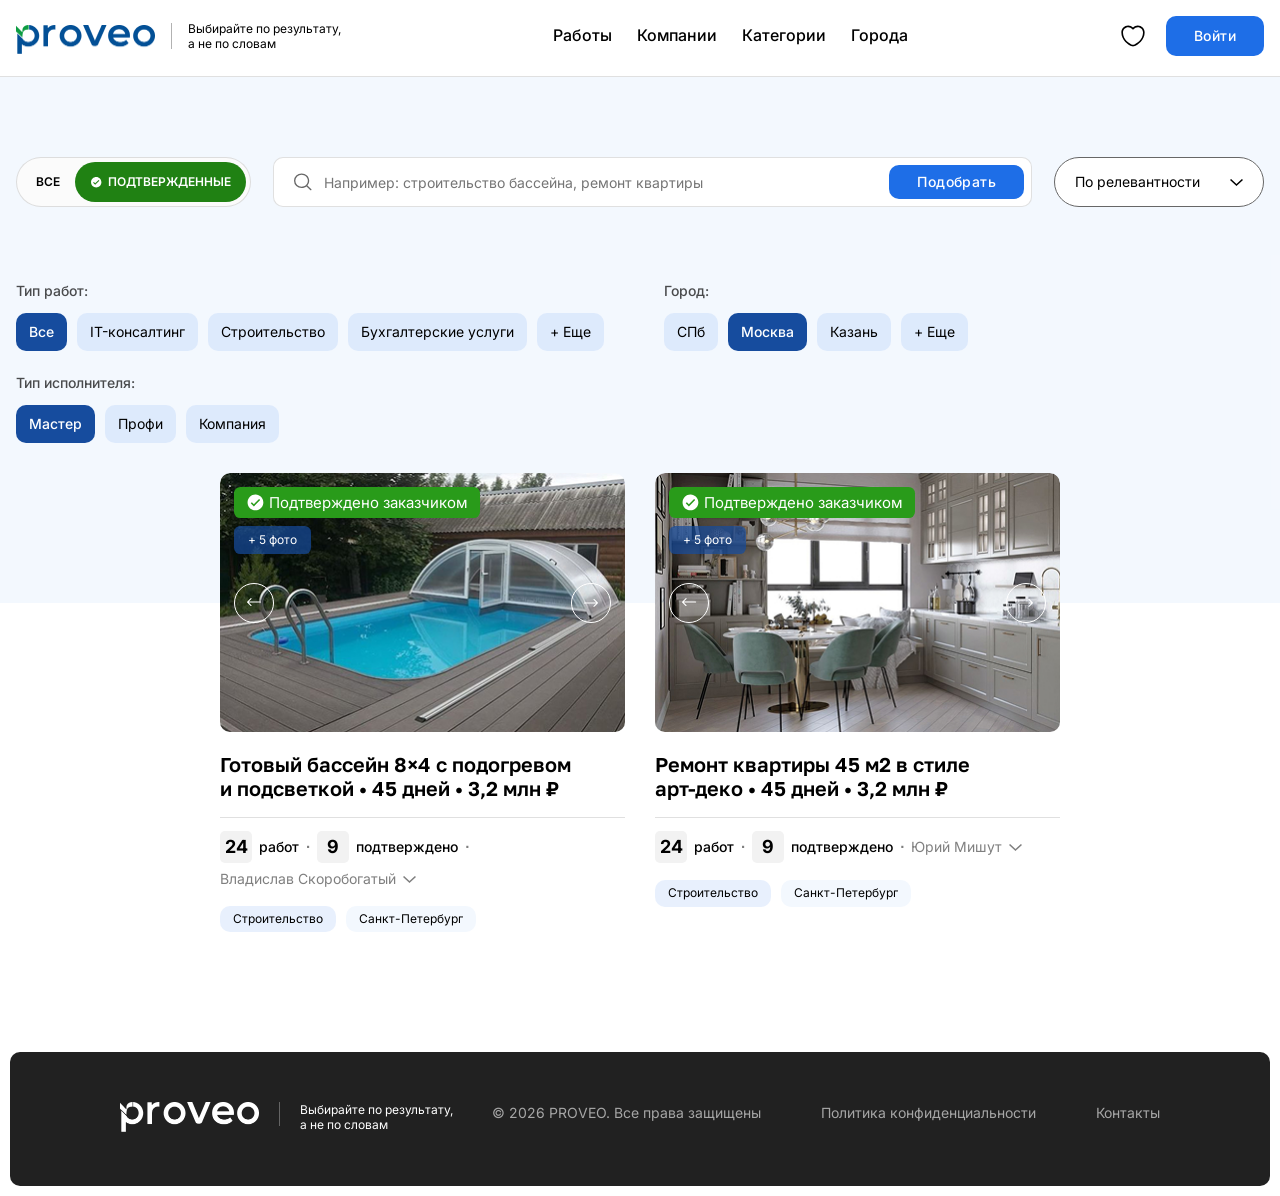
<file: search.html>
<!doctype html>
<html lang="ru">
  <head>
    <meta charset="utf-8" />
    <title>PROVEO - Выбирайте по результату, а не по словам</title>
    <meta
      name="viewport"
      content="width=device-width, initial-scale=1, maximum-scale=1.0, user-scalable=no"
    />
    <link
      href="https://fonts.googleapis.com/css?family=Inter:300,regular,500,600,700"
      rel="stylesheet"
    />
    <link
      href="https://fonts.googleapis.com/css?family=Golos+Text:regular,500,600,700"
      rel="stylesheet"
    />
    <link href="assets/css/reset.css" rel="stylesheet" />
    <link href="assets/css/main.css" rel="stylesheet" />
    <link href="assets/css/search.css" rel="stylesheet" />
  </head>
  <body>
    <!-- HEADER -->
    <header class="header">
      <div class="container">
        <div class="header-inner">
          <div class="header-left">
            <img class="header-logo" alt="PROVEO" src="./assets/img/logo.png" />
            <div class="header-divider"></div>
            <p class="header-slogan">
              Выбирайте по результату,<br />а не по словам
            </p>
          </div>
          <nav class="header-nav" aria-label="Основная навигация">
            <ul>
              <li><button type="button">Работы</button></li>
              <li><button type="button">Компании</button></li>
              <li><button type="button">Категории</button></li>
              <li><button type="button">Города</button></li>
            </ul>
          </nav>
          <div class="header-right">
            <button class="header-fav-btn" type="button" aria-label="Избранное">
              <svg
                width="26"
                height="26"
                viewBox="0 0 26 26"
                fill="none"
                xmlns="http://www.w3.org/2000/svg"
              >
                <path
                  d="M12.9998 23.4542C12.664 23.4542 12.339 23.4108 12.0682 23.3133C7.92984 21.8942 1.354 16.8567 1.354 9.41417C1.354 5.6225 4.41984 2.54584 8.18984 2.54584C10.0207 2.54584 11.7323 3.26084 12.9998 4.53917C14.2673 3.26084 15.979 2.54584 17.8098 2.54584C21.5798 2.54584 24.6457 5.63334 24.6457 9.41417C24.6457 16.8675 18.0698 21.8942 13.9315 23.3133C13.6607 23.4108 13.3357 23.4542 12.9998 23.4542ZM8.18984 4.17084C5.319 4.17084 2.979 6.52167 2.979 9.41417C2.979 16.8133 10.0965 20.93 12.599 21.7858C12.794 21.8508 13.2165 21.8508 13.4115 21.7858C15.9032 20.93 23.0315 16.8242 23.0315 9.41417C23.0315 6.52167 20.6915 4.17084 17.8207 4.17084C16.174 4.17084 14.6465 4.94 13.6607 6.2725C13.3573 6.68417 12.664 6.68417 12.3607 6.2725C11.3532 4.92917 9.8365 4.17084 8.18984 4.17084Z"
                  fill="black"
                />
              </svg>
            </button>
            <button class="header-login-btn" type="button">Войти</button>
            <button class="header-menu">
              <span></span>
            </button>
            <ul class="header-menu-nav">
              <li>Работы</li>
              <li>Компании</li>
              <li>Категории</li>
              <li>Города</li>
            </ul>
          </div>
        </div>
      </div>
    </header>
    <!-- MAIN CONTENT -->
    <main class="main-content">
      <section class="featured-header-section">
        <div class="featured-header-bg">
          <div class="featured-header-inner container">
            <div class="search-bar-wrapper">
              <div class="verification-tabs">
                <button
                  class="verification-tab verification-tab-all"
                  type="button"
                >
                  ВСЕ
                </button>
                <button class="verification-tab active" type="button">
                  <svg
                    width="19"
                    height="19"
                    viewBox="0 0 19 19"
                    fill="none"
                    xmlns="http://www.w3.org/2000/svg"
                  >
                    <path
                      d="M9.46327 17.3495C5.10987 17.3448 1.58193 13.8168 1.57715 9.46341V9.30569C1.66384 4.97189 5.23204 1.52047 9.56632 1.57798C13.9006 1.63549 17.376 5.18037 17.3477 9.51494C17.3193 13.8495 13.7979 17.3487 9.46327 17.3495ZM5.84354 9.14008L4.7316 10.252L7.88605 13.4065L14.195 7.09757L13.083 5.97774L7.88605 11.1747L5.84354 9.14008Z"
                      fill=""
                    />
                  </svg>

                  <span>ПОДТВЕРЖДЕННЫЕ</span>
                </button>
              </div>
              <div class="search-bar">
                <img
                  class="search-icon"
                  src="./assets/icons/search.svg"
                  alt=""
                />
                <input
                  class="search-bar-input"
                  type="text"
                  placeholder="Например: строительство бассейна, ремонт квартиры"
                />
                <button class="clear-btn" type="button" hidden>
                  <img src="./assets/icons/close.svg" alt="очистить" />
                </button>
                <button class="search-bar-btn" type="button">Подобрать</button>
              </div>
              <div class="search-sorting">
                <button type="button">
                  <span>По релевантности</span>
                  <svg
                    width="13"
                    height="7"
                    viewBox="0 0 13 7"
                    fill="none"
                    xmlns="http://www.w3.org/2000/svg"
                  >
                    <path
                      d="M6.48375 6.90433L13 0.977215L11.9299 -8.11411e-07L6.48294 4.95388L1.07331 0.0385556L7.026e-08 1.01245L6.48375 6.90433Z"
                    />
                  </svg>
                </button>
                <ul class="search-sorting-list">
                  <li>По квадратуре</li>
                  <li>По релевантности</li>
                  <li>По количеству работ</li>
                </ul>
              </div>
              <div class="search-bar search-bar--mobile">
                <img
                  class="search-icon"
                  src="./assets/icons/search.svg"
                  alt=""
                />
                <input
                  class="search-bar-input"
                  type="text"
                  placeholder="Например: ремонт квартиры"
                />
                <button class="clear-btn" type="button" hidden>
                  <img src="./assets/icons/close.svg" alt="очистить" />
                </button>
              </div>
              <button class="btn search-btn" type="button">Подобрать</button>
            </div>

            <button class="filter-btn" type="button">
              <img src="./assets/icons/category.svg" alt="" />
              Фильтры
            </button>

            <div class="filter-groups">
              <div class="filter-group">
                <h3 class="filter-group-label">Тип работ:</h3>
                <div class="filter-group-options filter-job">
                  <button class="filter-chip active" type="button">Все</button>
                  <button class="filter-chip" type="button">
                    IT-консалтинг
                  </button>
                  <button class="filter-chip" type="button">
                    Строительство
                  </button>
                  <button class="filter-chip" type="button">
                    Бухгалтерские услуги
                  </button>
                  <button class="filter-chip" type="button">+ Еще</button>
                </div>
              </div>
              <div class="filter-group">
                <h3 class="filter-group-label">Город:</h3>
                <div class="filter-group-options filter-city">
                  <button class="filter-chip" type="button">СПб</button>
                  <button class="filter-chip active" type="button">
                    Москва
                  </button>
                  <button class="filter-chip" type="button">Казань</button>
                  <button class="filter-chip" type="button">+ Еще</button>
                </div>
              </div>
              <div class="filter-group">
                <h3 class="filter-group-label">Тип исполнителя:</h3>
                <div class="filter-group-options filter-executor">
                  <button class="filter-chip active" type="button">
                    Мастер
                  </button>
                  <button class="filter-chip" type="button">Профи</button>
                  <button class="filter-chip" type="button">Компания</button>
                </div>
              </div>
            </div>

            <div id="filter-modal" class="modal-overlay">
              <div class="modal-content">
                <h3 class="modal-content__title">Фильтр</h3>
                <div class="filter-groups">
                  <div class="filter-group">
                    <h3 class="filter-group-label">Тип работ:</h3>
                    <div class="filter-group-options filter-job">
                      <button class="filter-chip active" type="button">
                        Все
                      </button>
                      <button class="filter-chip" type="button">
                        IT-консалтинг
                      </button>
                      <button class="filter-chip" type="button">
                        Строительство
                      </button>
                      <button class="filter-chip" type="button">
                        Бухгалтерские услуги
                      </button>
                      <button class="filter-chip" type="button">+ Еще</button>
                    </div>
                  </div>
                  <div class="filter-group">
                    <h3 class="filter-group-label">Город:</h3>
                    <div class="filter-group-options filter-city">
                      <button class="filter-chip" type="button">СПб</button>
                      <button class="filter-chip active" type="button">
                        Москва
                      </button>
                      <button class="filter-chip" type="button">Казань</button>
                      <button class="filter-chip" type="button">+ Еще</button>
                    </div>
                  </div>
                  <div class="filter-group">
                    <h3 class="filter-group-label">Тип исполнителя:</h3>
                    <div class="filter-group-options filter-executor">
                      <button class="filter-chip active" type="button">
                        Мастер
                      </button>
                      <button class="filter-chip" type="button">Профи</button>
                      <button class="filter-chip" type="button">
                        Компания
                      </button>
                    </div>
                  </div>
                </div>
                <button class="modal-close" type="button">
                  <img src="./assets/icons/close.svg" alt="закрыть" />
                </button>
              </div>
            </div>
          </div>
        </div>
      </section>

      <!-- CARD LIST SECTION -->
      <div class="container">
        <section class="cards-list">
          <article class="card">
            <div class="card-img-container">
              <div class="card-slider">
                <img src="./assets/img/cards/1.jpg" />
                <img src="./assets/img/cards/2.jpg" />
                <img src="./assets/img/cards/3.jpg" />
              </div>
              <div class="card-badge-verified">
                <img src="./assets/icons/check.svg" alt="" />
                <span>Подтверждено заказчиком</span>
              </div>
              <div class="card-badge-photos">
                <span>+ 5 фото</span>
              </div>
              <button type="button" class="card-slide card-slide--back">
                <img src="./assets/icons/arrow-slide.svg" alt="назад" />
              </button>
              <button type="button" class="card-slide card-slide--forward">
                <img src="./assets/icons/arrow-slide.svg" alt="вперед" />
              </button>
            </div>

            <div class="card-content">
              <h3 class="card-title">
                Готовый бассейн 8×4 с подогревом <br />и подсветкой • 45 дней •
                3,2 млн ₽
              </h3>

              <div class="card-divider"></div>
              <div class="card-stats">
                <div class="stat-item">
                  <div class="stat-value">24</div>
                  <span class="stat-label">работ</span>
                </div>
                <span class="stat-dot">·</span>
                <div class="stat-item">
                  <div class="stat-value">9</div>
                  <span class="stat-label">подтверждено</span>
                </div>
                <span class="stat-dot">·</span>
                <button class="card-owner" type="button">
                  <span class="card-owner-name">Владислав Скоробогатый</span>
                  <svg
                    width="13"
                    height="7"
                    viewBox="0 0 13 7"
                    fill="none"
                    xmlns="http://www.w3.org/2000/svg"
                  >
                    <path
                      d="M6.48375 6.90433L13 0.977215L11.9299 -8.11411e-07L6.48294 4.95388L1.07331 0.0385556L7.026e-08 1.01245L6.48375 6.90433Z"
                    />
                  </svg>
                </button>
              </div>
              <div class="card-owner-details">
                <img src="./assets/img/avatar.png" alt="аватар" />
                <div>
                  <h5>
                    Юрий Мишут <img src="./assets/img/profi.png" alt="профи" />
                  </h5>
                  <a href="#">Перейти в профиль</a>
                  <p>
                    Занимаюсь строительством и ремонтом под ключ. Работаю с
                    проверенными материалами...
                  </p>
                </div>
              </div>
              <div class="card-tags">
                <span class="card-tag primary">Строительство</span>
                <span class="card-tag secondary">Санкт-Петербург</span>
              </div>
            </div>
          </article>
          <article class="card">
            <div class="card-img-container">
              <div class="card-slider">
                <img src="./assets/img/cards/2.jpg" />
                <img src="./assets/img/cards/1.jpg" />
                <img src="./assets/img/cards/3.jpg" />
              </div>
              <div class="card-badge-verified">
                <img src="./assets/icons/check.svg" alt="" />
                <span>Подтверждено заказчиком</span>
              </div>
              <div class="card-badge-photos">
                <span>+ 5 фото</span>
              </div>
              <button type="button" class="card-slide card-slide--back">
                <img src="./assets/icons/arrow-slide.svg" alt="назад" />
              </button>
              <button type="button" class="card-slide card-slide--forward">
                <img src="./assets/icons/arrow-slide.svg" alt="вперед" />
              </button>
            </div>

            <div class="card-content">
              <h3 class="card-title">
                Ремонт квартиры 45 м2 в стиле <br />
                арт-деко • 45 дней • 3,2 млн ₽
              </h3>

              <div class="card-divider"></div>
              <div class="card-stats">
                <div class="stat-item">
                  <div class="stat-value">24</div>
                  <span class="stat-label">работ</span>
                </div>
                <span class="stat-dot">·</span>
                <div class="stat-item">
                  <div class="stat-value">9</div>
                  <span class="stat-label">подтверждено</span>
                </div>
                <span class="stat-dot">·</span>
                <button class="card-owner" type="button">
                  <span class="card-owner-name">Юрий Мишут</span>
                  <svg
                    width="13"
                    height="7"
                    viewBox="0 0 13 7"
                    fill="none"
                    xmlns="http://www.w3.org/2000/svg"
                  >
                    <path
                      d="M6.48375 6.90433L13 0.977215L11.9299 -8.11411e-07L6.48294 4.95388L1.07331 0.0385556L7.026e-08 1.01245L6.48375 6.90433Z"
                    />
                  </svg>
                </button>
              </div>
              <div class="card-owner-details">
                <img src="./assets/img/avatar.png" alt="аватар" />
                <div>
                  <h5>
                    Юрий Мишут <img src="./assets/img/profi.png" alt="профи" />
                  </h5>
                  <a href="#">Перейти в профиль</a>
                  <p>
                    Занимаюсь строительством и ремонтом под ключ. Работаю с
                    проверенными материалами...
                  </p>
                </div>
              </div>
              <div class="card-tags">
                <span class="card-tag primary">Строительство</span>
                <span class="card-tag secondary">Санкт-Петербург</span>
              </div>
            </div>
          </article>
        </section>
      </div>
      <!-- SITE FOOTER -->
      <footer class="site-footer">
        <div class="site-footer-card">
          <div class="site-footer-left">
            <img
              class="site-footer-logo"
              alt="PROVEO"
              src="./assets/img/white-logo.png"
            />
            <div class="site-footer-divider"></div>
            <p class="site-footer-slogan">
              Выбирайте по результату,<br />а не по словам
            </p>
          </div>
          <nav class="site-footer-nav" aria-label="Нижняя навигация">
            <ul>
              <li>
                <span class="site-footer-copyright"
                  >&copy; 2026 PROVEO. Все права защищены</span
                >
              </li>
              <li>
                <a class="site-footer-link" href="#"
                  >Политика конфиденциальности</a
                >
              </li>
              <li><a class="site-footer-link" href="#">Контакты</a></li>
            </ul>
          </nav>
        </div>
      </footer>
    </main>
    <script src="./assets/js/main.js"></script>
    <script src="./assets/js/search.js"></script>
  </body>
</html>
</file>
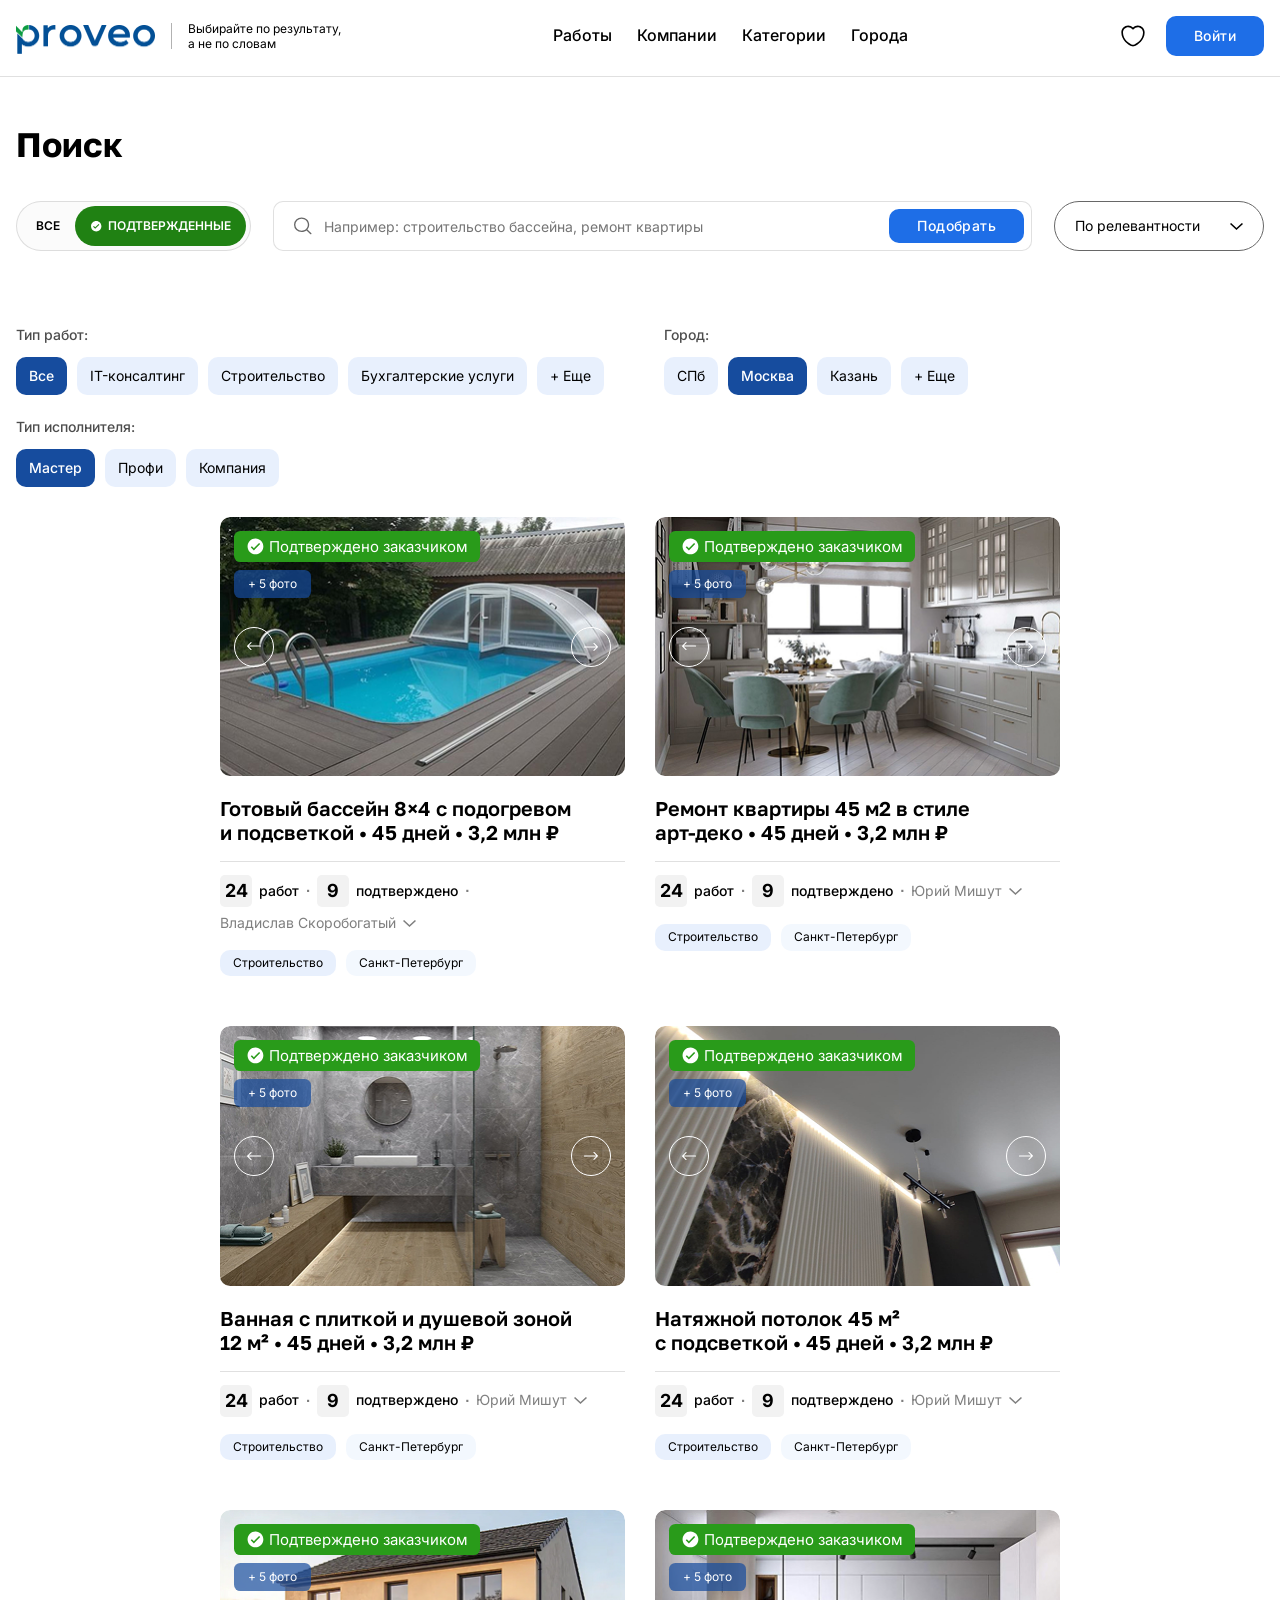
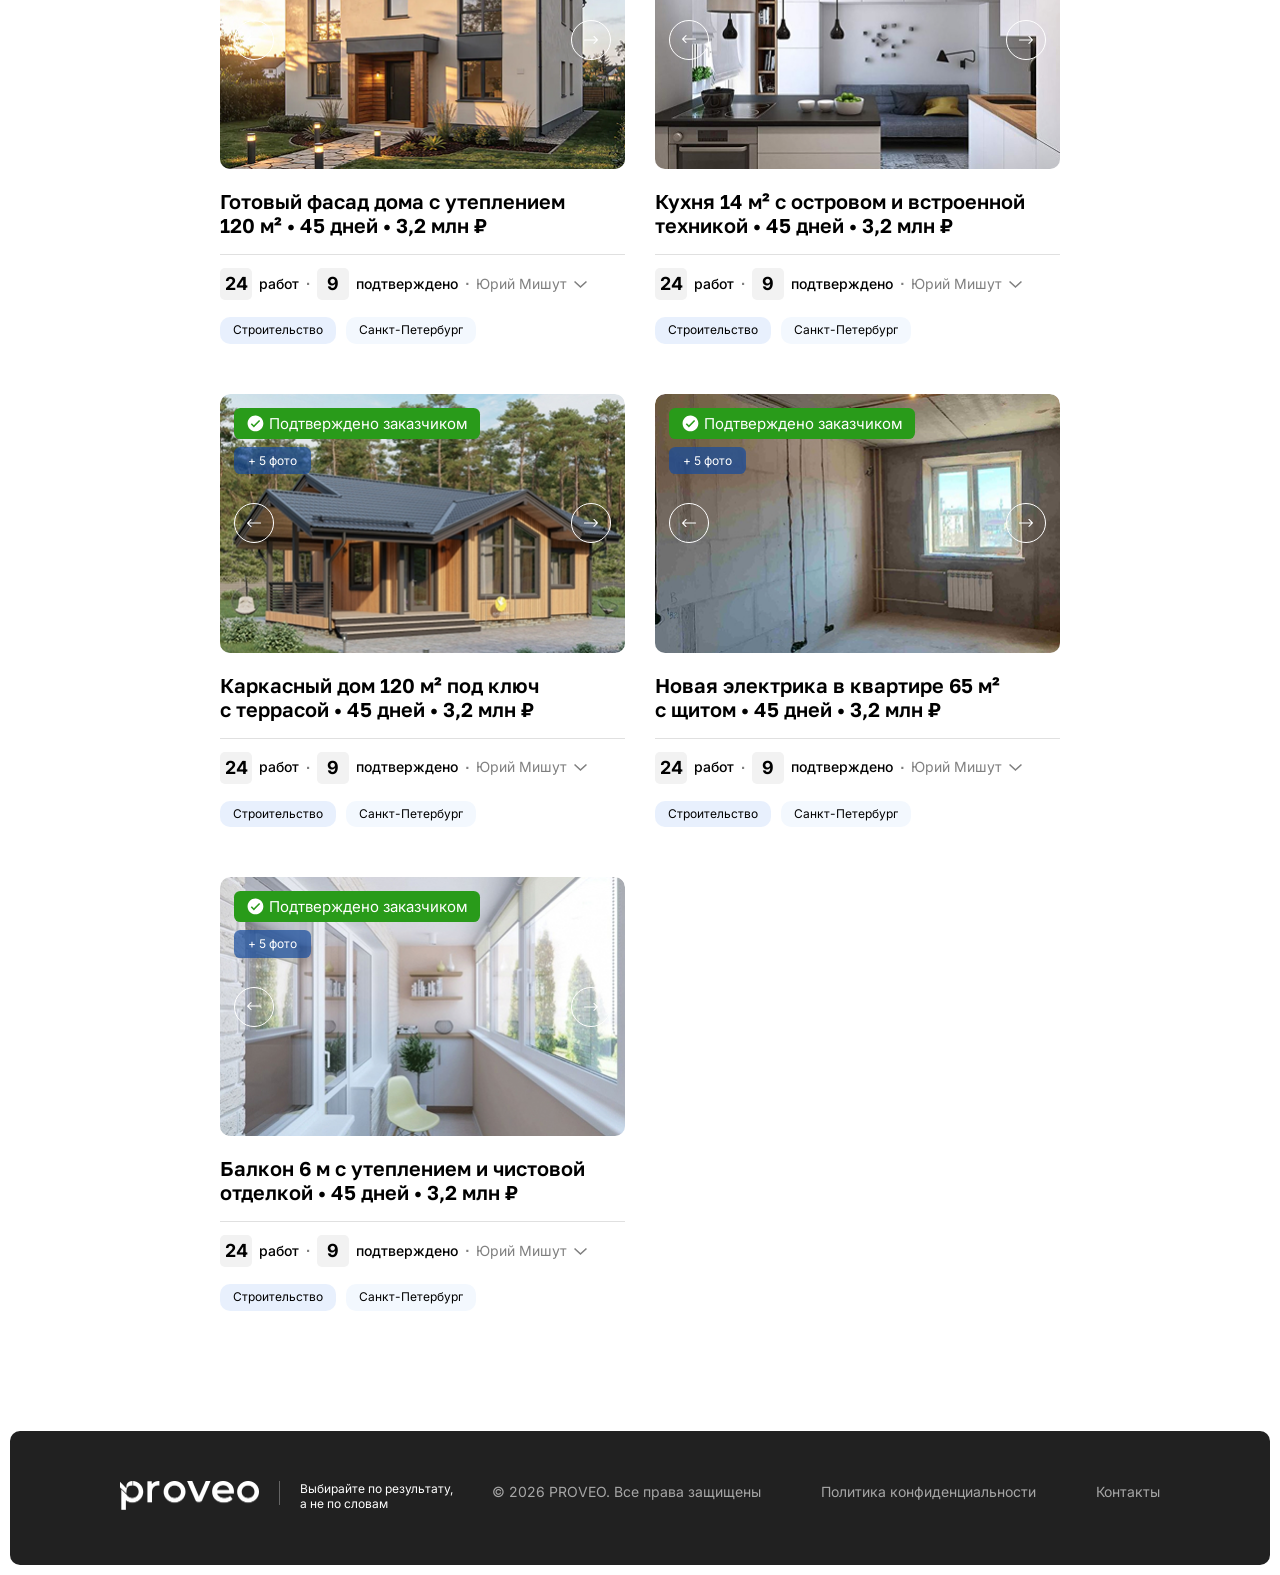
<file: searchv2.html>
<!doctype html>
<html lang="ru">
  <head>
    <meta charset="utf-8" />
    <title>PROVEO - Выбирайте по результату, а не по словам</title>
    <meta
      name="viewport"
      content="width=device-width, initial-scale=1, maximum-scale=1.0, user-scalable=no"
    />
    <link
      href="https://fonts.googleapis.com/css?family=Inter:300,regular,500,600,700"
      rel="stylesheet"
    />
    <link
      href="https://fonts.googleapis.com/css?family=Golos+Text:regular,500,600,700"
      rel="stylesheet"
    />
    <link href="assets/css/reset.css" rel="stylesheet" />
    <link href="assets/css/main.css" rel="stylesheet" />
    <link href="assets/css/search.css" rel="stylesheet" />
  </head>
  <body>
    <!-- HEADER -->
    <header class="header">
      <div class="container">
        <div class="header-inner">
          <div class="header-left">
            <img class="header-logo" alt="PROVEO" src="./assets/img/logo.png" />
            <div class="header-divider"></div>
            <p class="header-slogan">
              Выбирайте по результату,<br />а не по словам
            </p>
          </div>
          <nav class="header-nav" aria-label="Основная навигация">
            <ul>
              <li><button type="button">Работы</button></li>
              <li><button type="button">Компании</button></li>
              <li><button type="button">Категории</button></li>
              <li><button type="button">Города</button></li>
            </ul>
          </nav>
          <div class="header-right">
            <button class="header-fav-btn" type="button" aria-label="Избранное">
              <svg
                width="26"
                height="26"
                viewBox="0 0 26 26"
                fill="none"
                xmlns="http://www.w3.org/2000/svg"
              >
                <path
                  d="M12.9998 23.4542C12.664 23.4542 12.339 23.4108 12.0682 23.3133C7.92984 21.8942 1.354 16.8567 1.354 9.41417C1.354 5.6225 4.41984 2.54584 8.18984 2.54584C10.0207 2.54584 11.7323 3.26084 12.9998 4.53917C14.2673 3.26084 15.979 2.54584 17.8098 2.54584C21.5798 2.54584 24.6457 5.63334 24.6457 9.41417C24.6457 16.8675 18.0698 21.8942 13.9315 23.3133C13.6607 23.4108 13.3357 23.4542 12.9998 23.4542ZM8.18984 4.17084C5.319 4.17084 2.979 6.52167 2.979 9.41417C2.979 16.8133 10.0965 20.93 12.599 21.7858C12.794 21.8508 13.2165 21.8508 13.4115 21.7858C15.9032 20.93 23.0315 16.8242 23.0315 9.41417C23.0315 6.52167 20.6915 4.17084 17.8207 4.17084C16.174 4.17084 14.6465 4.94 13.6607 6.2725C13.3573 6.68417 12.664 6.68417 12.3607 6.2725C11.3532 4.92917 9.8365 4.17084 8.18984 4.17084Z"
                  fill="black"
                />
              </svg>
            </button>
            <button class="header-login-btn" type="button">Войти</button>
            <button class="header-menu">
              <span></span>
            </button>
            <ul class="header-menu-nav">
              <li>Работы</li>
              <li>Компании</li>
              <li>Категории</li>
              <li>Города</li>
            </ul>
          </div>
        </div>
      </div>
    </header>
    <!-- MAIN CONTENT -->
    <main class="main-content">
      <section class="featured-header-section">
        <div class="featured-header-bg featured-header-bg--searchv2">
          <div class="featured-header-inner container">
            <h1 class="featured-header-title">Поиск</h1>
            <div class="search-bar-wrapper">
              <div class="verification-tabs">
                <button
                  class="verification-tab verification-tab-all"
                  type="button"
                >
                  ВСЕ
                </button>
                <button class="verification-tab active" type="button">
                  <svg
                    width="19"
                    height="19"
                    viewBox="0 0 19 19"
                    fill="none"
                    xmlns="http://www.w3.org/2000/svg"
                  >
                    <path
                      d="M9.46327 17.3495C5.10987 17.3448 1.58193 13.8168 1.57715 9.46341V9.30569C1.66384 4.97189 5.23204 1.52047 9.56632 1.57798C13.9006 1.63549 17.376 5.18037 17.3477 9.51494C17.3193 13.8495 13.7979 17.3487 9.46327 17.3495ZM5.84354 9.14008L4.7316 10.252L7.88605 13.4065L14.195 7.09757L13.083 5.97774L7.88605 11.1747L5.84354 9.14008Z"
                      fill=""
                    />
                  </svg>

                  <span>ПОДТВЕРЖДЕННЫЕ</span>
                </button>
              </div>
              <div class="search-bar">
                <img
                  class="search-icon"
                  src="./assets/icons/search.svg"
                  alt=""
                />
                <input
                  class="search-bar-input"
                  type="text"
                  placeholder="Например: строительство бассейна, ремонт квартиры"
                />
                <button class="clear-btn" type="button" hidden>
                  <img src="./assets/icons/close.svg" alt="очистить" />
                </button>
                <button class="search-bar-btn" type="button">Подобрать</button>
              </div>
              <div class="search-sorting">
                <button type="button">
                  <span>По релевантности</span>
                  <svg
                    width="13"
                    height="7"
                    viewBox="0 0 13 7"
                    fill="none"
                    xmlns="http://www.w3.org/2000/svg"
                  >
                    <path
                      d="M6.48375 6.90433L13 0.977215L11.9299 -8.11411e-07L6.48294 4.95388L1.07331 0.0385556L7.026e-08 1.01245L6.48375 6.90433Z"
                    />
                  </svg>
                </button>
                <ul class="search-sorting-list">
                  <li>По квадратуре</li>
                  <li>По релевантности</li>
                  <li>По количеству работ</li>
                </ul>
              </div>
              <div class="search-bar search-bar--mobile">
                <img
                  class="search-icon"
                  src="./assets/icons/search.svg"
                  alt=""
                />
                <input
                  class="search-bar-input"
                  type="text"
                  placeholder="Например: ремонт квартиры"
                />
                <button class="clear-btn" type="button" hidden>
                  <img src="./assets/icons/close.svg" alt="очистить" />
                </button>
              </div>
              <button class="btn search-btn" type="button">Подобрать</button>
            </div>

            <button class="filter-btn" type="button">
              <img src="./assets/icons/category.svg" alt="" />
              Фильтры
            </button>

            <div class="filter-groups">
              <div class="filter-group">
                <h3 class="filter-group-label">Тип работ:</h3>
                <div class="filter-group-options filter-job">
                  <button class="filter-chip active" type="button">Все</button>
                  <button class="filter-chip" type="button">
                    IT-консалтинг
                  </button>
                  <button class="filter-chip" type="button">
                    Строительство
                  </button>
                  <button class="filter-chip" type="button">
                    Бухгалтерские услуги
                  </button>
                  <button class="filter-chip" type="button">+ Еще</button>
                </div>
              </div>
              <div class="filter-group">
                <h3 class="filter-group-label">Город:</h3>
                <div class="filter-group-options filter-city">
                  <button class="filter-chip" type="button">СПб</button>
                  <button class="filter-chip active" type="button">
                    Москва
                  </button>
                  <button class="filter-chip" type="button">Казань</button>
                  <button class="filter-chip" type="button">+ Еще</button>
                </div>
              </div>
              <div class="filter-group">
                <h3 class="filter-group-label">Тип исполнителя:</h3>
                <div class="filter-group-options filter-executor">
                  <button class="filter-chip active" type="button">
                    Мастер
                  </button>
                  <button class="filter-chip" type="button">Профи</button>
                  <button class="filter-chip" type="button">Компания</button>
                </div>
              </div>
            </div>

            <div id="filter-modal" class="modal-overlay">
              <div class="modal-content">
                <h3 class="modal-content__title">Фильтр</h3>
                <div class="filter-groups">
                  <div class="filter-group">
                    <h3 class="filter-group-label">Тип работ:</h3>
                    <div class="filter-group-options filter-job">
                      <button class="filter-chip active" type="button">
                        Все
                      </button>
                      <button class="filter-chip" type="button">
                        IT-консалтинг
                      </button>
                      <button class="filter-chip" type="button">
                        Строительство
                      </button>
                      <button class="filter-chip" type="button">
                        Бухгалтерские услуги
                      </button>
                      <button class="filter-chip" type="button">+ Еще</button>
                    </div>
                  </div>
                  <div class="filter-group">
                    <h3 class="filter-group-label">Город:</h3>
                    <div class="filter-group-options filter-city">
                      <button class="filter-chip" type="button">СПб</button>
                      <button class="filter-chip active" type="button">
                        Москва
                      </button>
                      <button class="filter-chip" type="button">Казань</button>
                      <button class="filter-chip" type="button">+ Еще</button>
                    </div>
                  </div>
                  <div class="filter-group">
                    <h3 class="filter-group-label">Тип исполнителя:</h3>
                    <div class="filter-group-options filter-executor">
                      <button class="filter-chip active" type="button">
                        Мастер
                      </button>
                      <button class="filter-chip" type="button">Профи</button>
                      <button class="filter-chip" type="button">
                        Компания
                      </button>
                    </div>
                  </div>
                </div>
                <button class="modal-close" type="button">
                  <img src="./assets/icons/close.svg" alt="закрыть" />
                </button>
              </div>
            </div>
          </div>
        </div>
      </section>

      <!-- CARD LIST SECTION -->
      <div class="container">
        <section class="cards-list cards-list--searchv2">
          <article class="card">
            <div class="card-img-container">
              <div class="card-slider">
                <img src="./assets/img/cards/1.jpg" />
                <img src="./assets/img/cards/2.jpg" />
                <img src="./assets/img/cards/3.jpg" />
              </div>
              <div class="card-badge-verified">
                <img src="./assets/icons/check.svg" alt="" />
                <span>Подтверждено заказчиком</span>
              </div>
              <div class="card-badge-photos">
                <span>+ 5 фото</span>
              </div>
              <button type="button" class="card-slide card-slide--back">
                <img src="./assets/icons/arrow-slide.svg" alt="назад" />
              </button>
              <button type="button" class="card-slide card-slide--forward">
                <img src="./assets/icons/arrow-slide.svg" alt="вперед" />
              </button>
            </div>

            <div class="card-content">
              <h3 class="card-title">
                Готовый бассейн 8×4 с подогревом <br />и подсветкой • 45 дней •
                3,2 млн ₽
              </h3>

              <div class="card-divider"></div>
              <div class="card-stats">
                <div class="stat-item">
                  <div class="stat-value">24</div>
                  <span class="stat-label">работ</span>
                </div>
                <span class="stat-dot">·</span>
                <div class="stat-item">
                  <div class="stat-value">9</div>
                  <span class="stat-label">подтверждено</span>
                </div>
                <span class="stat-dot">·</span>
                <button class="card-owner" type="button">
                  <span class="card-owner-name">Владислав Скоробогатый</span>
                  <svg
                    width="13"
                    height="7"
                    viewBox="0 0 13 7"
                    fill="none"
                    xmlns="http://www.w3.org/2000/svg"
                  >
                    <path
                      d="M6.48375 6.90433L13 0.977215L11.9299 -8.11411e-07L6.48294 4.95388L1.07331 0.0385556L7.026e-08 1.01245L6.48375 6.90433Z"
                    />
                  </svg>
                </button>
              </div>
              <div class="card-owner-details">
                <img src="./assets/img/avatar.png" alt="аватар" />
                <div>
                  <h5>
                    Юрий Мишут <img src="./assets/img/profi.png" alt="профи" />
                  </h5>
                  <a href="#">Перейти в профиль</a>
                  <p>
                    Занимаюсь строительством и ремонтом под ключ. Работаю с
                    проверенными материалами...
                  </p>
                </div>
              </div>
              <div class="card-tags">
                <span class="card-tag primary">Строительство</span>
                <span class="card-tag secondary">Санкт-Петербург</span>
              </div>
            </div>
          </article>
          <article class="card">
            <div class="card-img-container">
              <div class="card-slider">
                <img src="./assets/img/cards/2.jpg" />
                <img src="./assets/img/cards/1.jpg" />
                <img src="./assets/img/cards/3.jpg" />
              </div>
              <div class="card-badge-verified">
                <img src="./assets/icons/check.svg" alt="" />
                <span>Подтверждено заказчиком</span>
              </div>
              <div class="card-badge-photos">
                <span>+ 5 фото</span>
              </div>
              <button type="button" class="card-slide card-slide--back">
                <img src="./assets/icons/arrow-slide.svg" alt="назад" />
              </button>
              <button type="button" class="card-slide card-slide--forward">
                <img src="./assets/icons/arrow-slide.svg" alt="вперед" />
              </button>
            </div>

            <div class="card-content">
              <h3 class="card-title">
                Ремонт квартиры 45 м2 в стиле <br />
                арт-деко • 45 дней • 3,2 млн ₽
              </h3>

              <div class="card-divider"></div>
              <div class="card-stats">
                <div class="stat-item">
                  <div class="stat-value">24</div>
                  <span class="stat-label">работ</span>
                </div>
                <span class="stat-dot">·</span>
                <div class="stat-item">
                  <div class="stat-value">9</div>
                  <span class="stat-label">подтверждено</span>
                </div>
                <span class="stat-dot">·</span>
                <button class="card-owner" type="button">
                  <span class="card-owner-name">Юрий Мишут</span>
                  <svg
                    width="13"
                    height="7"
                    viewBox="0 0 13 7"
                    fill="none"
                    xmlns="http://www.w3.org/2000/svg"
                  >
                    <path
                      d="M6.48375 6.90433L13 0.977215L11.9299 -8.11411e-07L6.48294 4.95388L1.07331 0.0385556L7.026e-08 1.01245L6.48375 6.90433Z"
                    />
                  </svg>
                </button>
              </div>
              <div class="card-owner-details">
                <img src="./assets/img/avatar.png" alt="аватар" />
                <div>
                  <h5>
                    Юрий Мишут <img src="./assets/img/profi.png" alt="профи" />
                  </h5>
                  <a href="#">Перейти в профиль</a>
                  <p>
                    Занимаюсь строительством и ремонтом под ключ. Работаю с
                    проверенными материалами...
                  </p>
                </div>
              </div>
              <div class="card-tags">
                <span class="card-tag primary">Строительство</span>
                <span class="card-tag secondary">Санкт-Петербург</span>
              </div>
            </div>
          </article>
          <article class="card">
            <div class="card-img-container">
              <div class="card-slider">
                <img src="./assets/img/cards/3.jpg" />
                <img src="./assets/img/cards/2.jpg" />
                <img src="./assets/img/cards/1.jpg" />
              </div>
              <div class="card-badge-verified">
                <img src="./assets/icons/check.svg" alt="" />
                <span>Подтверждено заказчиком</span>
              </div>
              <div class="card-badge-photos">
                <span>+ 5 фото</span>
              </div>
              <button type="button" class="card-slide card-slide--back">
                <img src="./assets/icons/arrow-slide.svg" alt="назад" />
              </button>
              <button type="button" class="card-slide card-slide--forward">
                <img src="./assets/icons/arrow-slide.svg" alt="вперед" />
              </button>
            </div>

            <div class="card-content">
              <h3 class="card-title">
                Ванная с плиткой и душевой зоной <br />
                12 м² • 45 дней • 3,2 млн ₽
              </h3>

              <div class="card-divider"></div>
              <div class="card-stats">
                <div class="stat-item">
                  <div class="stat-value">24</div>
                  <span class="stat-label">работ</span>
                </div>
                <span class="stat-dot">·</span>
                <div class="stat-item">
                  <div class="stat-value">9</div>
                  <span class="stat-label">подтверждено</span>
                </div>
                <span class="stat-dot">·</span>
                <button class="card-owner" type="button">
                  <span class="card-owner-name">Юрий Мишут</span>
                  <svg
                    width="13"
                    height="7"
                    viewBox="0 0 13 7"
                    fill="none"
                    xmlns="http://www.w3.org/2000/svg"
                  >
                    <path
                      d="M6.48375 6.90433L13 0.977215L11.9299 -8.11411e-07L6.48294 4.95388L1.07331 0.0385556L7.026e-08 1.01245L6.48375 6.90433Z"
                    />
                  </svg>
                </button>
              </div>
              <div class="card-owner-details">
                <img src="./assets/img/avatar.png" alt="аватар" />
                <div>
                  <h5>
                    Юрий Мишут <img src="./assets/img/profi.png" alt="профи" />
                  </h5>
                  <a href="#">Перейти в профиль</a>
                  <p>
                    Занимаюсь строительством и ремонтом под ключ. Работаю с
                    проверенными материалами...
                  </p>
                </div>
              </div>
              <div class="card-tags">
                <span class="card-tag primary">Строительство</span>
                <span class="card-tag secondary">Санкт-Петербург</span>
              </div>
            </div>
          </article>
          <article class="card">
            <div class="card-img-container">
              <div class="card-slider">
                <img src="./assets/img/cards/4.jpg" />
                <img src="./assets/img/cards/2.jpg" />
                <img src="./assets/img/cards/3.jpg" />
              </div>
              <div class="card-badge-verified">
                <img src="./assets/icons/check.svg" alt="" />
                <span>Подтверждено заказчиком</span>
              </div>
              <div class="card-badge-photos">
                <span>+ 5 фото</span>
              </div>
              <button type="button" class="card-slide card-slide--back">
                <img src="./assets/icons/arrow-slide.svg" alt="назад" />
              </button>
              <button type="button" class="card-slide card-slide--forward">
                <img src="./assets/icons/arrow-slide.svg" alt="вперед" />
              </button>
            </div>

            <div class="card-content">
              <h3 class="card-title">
                Натяжной потолок 45 м² <br />с подсветкой • 45 дней • 3,2 млн ₽
              </h3>

              <div class="card-divider"></div>
              <div class="card-stats">
                <div class="stat-item">
                  <div class="stat-value">24</div>
                  <span class="stat-label">работ</span>
                </div>
                <span class="stat-dot">·</span>
                <div class="stat-item">
                  <div class="stat-value">9</div>
                  <span class="stat-label">подтверждено</span>
                </div>
                <span class="stat-dot">·</span>
                <button class="card-owner" type="button">
                  <span class="card-owner-name">Юрий Мишут</span>
                  <svg
                    width="13"
                    height="7"
                    viewBox="0 0 13 7"
                    fill="none"
                    xmlns="http://www.w3.org/2000/svg"
                  >
                    <path
                      d="M6.48375 6.90433L13 0.977215L11.9299 -8.11411e-07L6.48294 4.95388L1.07331 0.0385556L7.026e-08 1.01245L6.48375 6.90433Z"
                    />
                  </svg>
                </button>
              </div>
              <div class="card-owner-details">
                <img src="./assets/img/avatar.png" alt="аватар" />
                <div>
                  <h5>
                    Юрий Мишут <img src="./assets/img/profi.png" alt="профи" />
                  </h5>
                  <a href="#">Перейти в профиль</a>
                  <p>
                    Занимаюсь строительством и ремонтом под ключ. Работаю с
                    проверенными материалами...
                  </p>
                </div>
              </div>
              <div class="card-tags">
                <span class="card-tag primary">Строительство</span>
                <span class="card-tag secondary">Санкт-Петербург</span>
              </div>
            </div>
          </article>
          <article class="card">
            <div class="card-img-container">
              <div class="card-slider">
                <img src="./assets/img/cards/5.jpg" />
                <img src="./assets/img/cards/2.jpg" />
                <img src="./assets/img/cards/3.jpg" />
              </div>
              <div class="card-badge-verified">
                <img src="./assets/icons/check.svg" alt="" />
                <span>Подтверждено заказчиком</span>
              </div>
              <div class="card-badge-photos">
                <span>+ 5 фото</span>
              </div>
              <button type="button" class="card-slide card-slide--back">
                <img src="./assets/icons/arrow-slide.svg" alt="назад" />
              </button>
              <button type="button" class="card-slide card-slide--forward">
                <img src="./assets/icons/arrow-slide.svg" alt="вперед" />
              </button>
            </div>

            <div class="card-content">
              <h3 class="card-title">
                Готовый фасад дома с утеплением <br />120 м² • 45 дней • 3,2 млн
                ₽
              </h3>

              <div class="card-divider"></div>
              <div class="card-stats">
                <div class="stat-item">
                  <div class="stat-value">24</div>
                  <span class="stat-label">работ</span>
                </div>
                <span class="stat-dot">·</span>
                <div class="stat-item">
                  <div class="stat-value">9</div>
                  <span class="stat-label">подтверждено</span>
                </div>
                <span class="stat-dot">·</span>
                <button class="card-owner" type="button">
                  <span class="card-owner-name">Юрий Мишут</span>
                  <svg
                    width="13"
                    height="7"
                    viewBox="0 0 13 7"
                    fill="none"
                    xmlns="http://www.w3.org/2000/svg"
                  >
                    <path
                      d="M6.48375 6.90433L13 0.977215L11.9299 -8.11411e-07L6.48294 4.95388L1.07331 0.0385556L7.026e-08 1.01245L6.48375 6.90433Z"
                    />
                  </svg>
                </button>
              </div>
              <div class="card-owner-details">
                <img src="./assets/img/avatar.png" alt="аватар" />
                <div>
                  <h5>
                    Юрий Мишут <img src="./assets/img/profi.png" alt="профи" />
                  </h5>
                  <a href="#">Перейти в профиль</a>
                  <p>
                    Занимаюсь строительством и ремонтом под ключ. Работаю с
                    проверенными материалами...
                  </p>
                </div>
              </div>
              <div class="card-tags">
                <span class="card-tag primary">Строительство</span>
                <span class="card-tag secondary">Санкт-Петербург</span>
              </div>
            </div>
          </article>
          <article class="card">
            <div class="card-img-container">
              <div class="card-slider">
                <img src="./assets/img/cards/6.jpg" />
                <img src="./assets/img/cards/2.jpg" />
                <img src="./assets/img/cards/3.jpg" />
              </div>
              <div class="card-badge-verified">
                <img src="./assets/icons/check.svg" alt="" />
                <span>Подтверждено заказчиком</span>
              </div>
              <div class="card-badge-photos">
                <span>+ 5 фото</span>
              </div>
              <button type="button" class="card-slide card-slide--back">
                <img src="./assets/icons/arrow-slide.svg" alt="назад" />
              </button>
              <button type="button" class="card-slide card-slide--forward">
                <img src="./assets/icons/arrow-slide.svg" alt="вперед" />
              </button>
            </div>

            <div class="card-content">
              <h3 class="card-title">
                Кухня 14 м² с островом и встроенной <br />техникой • 45 дней •
                3,2 млн ₽
              </h3>

              <div class="card-divider"></div>
              <div class="card-stats">
                <div class="stat-item">
                  <div class="stat-value">24</div>
                  <span class="stat-label">работ</span>
                </div>
                <span class="stat-dot">·</span>
                <div class="stat-item">
                  <div class="stat-value">9</div>
                  <span class="stat-label">подтверждено</span>
                </div>
                <span class="stat-dot">·</span>
                <button class="card-owner" type="button">
                  <span class="card-owner-name">Юрий Мишут</span>
                  <svg
                    width="13"
                    height="7"
                    viewBox="0 0 13 7"
                    fill="none"
                    xmlns="http://www.w3.org/2000/svg"
                  >
                    <path
                      d="M6.48375 6.90433L13 0.977215L11.9299 -8.11411e-07L6.48294 4.95388L1.07331 0.0385556L7.026e-08 1.01245L6.48375 6.90433Z"
                    />
                  </svg>
                </button>
              </div>
              <div class="card-owner-details">
                <img src="./assets/img/avatar.png" alt="аватар" />
                <div>
                  <h5>
                    Юрий Мишут <img src="./assets/img/profi.png" alt="профи" />
                  </h5>
                  <a href="#">Перейти в профиль</a>
                  <p>
                    Занимаюсь строительством и ремонтом под ключ. Работаю с
                    проверенными материалами...
                  </p>
                </div>
              </div>
              <div class="card-tags">
                <span class="card-tag primary">Строительство</span>
                <span class="card-tag secondary">Санкт-Петербург</span>
              </div>
            </div>
          </article>
          <article class="card">
            <div class="card-img-container">
              <div class="card-slider">
                <img src="./assets/img/cards/7.jpg" />
                <img src="./assets/img/cards/2.jpg" />
                <img src="./assets/img/cards/3.jpg" />
              </div>
              <div class="card-badge-verified">
                <img src="./assets/icons/check.svg" alt="" />
                <span>Подтверждено заказчиком</span>
              </div>
              <div class="card-badge-photos">
                <span>+ 5 фото</span>
              </div>
              <button type="button" class="card-slide card-slide--back">
                <img src="./assets/icons/arrow-slide.svg" alt="назад" />
              </button>
              <button type="button" class="card-slide card-slide--forward">
                <img src="./assets/icons/arrow-slide.svg" alt="вперед" />
              </button>
            </div>

            <div class="card-content">
              <h3 class="card-title">
                Каркасный дом 120 м² под ключ<br />с террасой • 45 дней • 3,2
                млн ₽
              </h3>

              <div class="card-divider"></div>
              <div class="card-stats">
                <div class="stat-item">
                  <div class="stat-value">24</div>
                  <span class="stat-label">работ</span>
                </div>
                <span class="stat-dot">·</span>
                <div class="stat-item">
                  <div class="stat-value">9</div>
                  <span class="stat-label">подтверждено</span>
                </div>
                <span class="stat-dot">·</span>
                <button class="card-owner" type="button">
                  <span class="card-owner-name">Юрий Мишут</span>
                  <svg
                    width="13"
                    height="7"
                    viewBox="0 0 13 7"
                    fill="none"
                    xmlns="http://www.w3.org/2000/svg"
                  >
                    <path
                      d="M6.48375 6.90433L13 0.977215L11.9299 -8.11411e-07L6.48294 4.95388L1.07331 0.0385556L7.026e-08 1.01245L6.48375 6.90433Z"
                    />
                  </svg>
                </button>
              </div>
              <div class="card-owner-details">
                <img src="./assets/img/avatar.png" alt="аватар" />
                <div>
                  <h5>
                    Юрий Мишут <img src="./assets/img/profi.png" alt="профи" />
                  </h5>
                  <a href="#">Перейти в профиль</a>
                  <p>
                    Занимаюсь строительством и ремонтом под ключ. Работаю с
                    проверенными материалами...
                  </p>
                </div>
              </div>
              <div class="card-tags">
                <span class="card-tag primary">Строительство</span>
                <span class="card-tag secondary">Санкт-Петербург</span>
              </div>
            </div>
          </article>
          <article class="card">
            <div class="card-img-container">
              <div class="card-slider">
                <img src="./assets/img/cards/8.jpg" />
                <img src="./assets/img/cards/2.jpg" />
                <img src="./assets/img/cards/3.jpg" />
              </div>
              <div class="card-badge-verified">
                <img src="./assets/icons/check.svg" alt="" />
                <span>Подтверждено заказчиком</span>
              </div>
              <div class="card-badge-photos">
                <span>+ 5 фото</span>
              </div>
              <button type="button" class="card-slide card-slide--back">
                <img src="./assets/icons/arrow-slide.svg" alt="назад" />
              </button>
              <button type="button" class="card-slide card-slide--forward">
                <img src="./assets/icons/arrow-slide.svg" alt="вперед" />
              </button>
            </div>

            <div class="card-content">
              <h3 class="card-title">
                Новая электрика в квартире 65 м² <br />с щитом • 45 дней • 3,2
                млн ₽
              </h3>

              <div class="card-divider"></div>
              <div class="card-stats">
                <div class="stat-item">
                  <div class="stat-value">24</div>
                  <span class="stat-label">работ</span>
                </div>
                <span class="stat-dot">·</span>
                <div class="stat-item">
                  <div class="stat-value">9</div>
                  <span class="stat-label">подтверждено</span>
                </div>
                <span class="stat-dot">·</span>
                <button class="card-owner" type="button">
                  <span class="card-owner-name">Юрий Мишут</span>
                  <svg
                    width="13"
                    height="7"
                    viewBox="0 0 13 7"
                    fill="none"
                    xmlns="http://www.w3.org/2000/svg"
                  >
                    <path
                      d="M6.48375 6.90433L13 0.977215L11.9299 -8.11411e-07L6.48294 4.95388L1.07331 0.0385556L7.026e-08 1.01245L6.48375 6.90433Z"
                    />
                  </svg>
                </button>
              </div>
              <div class="card-owner-details">
                <img src="./assets/img/avatar.png" alt="аватар" />
                <div>
                  <h5>
                    Юрий Мишут <img src="./assets/img/profi.png" alt="профи" />
                  </h5>
                  <a href="#">Перейти в профиль</a>
                  <p>
                    Занимаюсь строительством и ремонтом под ключ. Работаю с
                    проверенными материалами...
                  </p>
                </div>
              </div>
              <div class="card-tags">
                <span class="card-tag primary">Строительство</span>
                <span class="card-tag secondary">Санкт-Петербург</span>
              </div>
            </div>
          </article>
          <article class="card">
            <div class="card-img-container">
              <div class="card-slider">
                <img src="./assets/img/cards/9.jpg" />
                <img src="./assets/img/cards/2.jpg" />
                <img src="./assets/img/cards/3.jpg" />
              </div>
              <div class="card-badge-verified">
                <img src="./assets/icons/check.svg" alt="" />
                <span>Подтверждено заказчиком</span>
              </div>
              <div class="card-badge-photos">
                <span>+ 5 фото</span>
              </div>
              <button type="button" class="card-slide card-slide--back">
                <img src="./assets/icons/arrow-slide.svg" alt="назад" />
              </button>
              <button type="button" class="card-slide card-slide--forward">
                <img src="./assets/icons/arrow-slide.svg" alt="вперед" />
              </button>
            </div>

            <div class="card-content">
              <h3 class="card-title">
                Балкон 6 м с утеплением и чистовой <br />отделкой • 45 дней •
                3,2 млн ₽
              </h3>

              <div class="card-divider"></div>
              <div class="card-stats">
                <div class="stat-item">
                  <div class="stat-value">24</div>
                  <span class="stat-label">работ</span>
                </div>
                <span class="stat-dot">·</span>
                <div class="stat-item">
                  <div class="stat-value">9</div>
                  <span class="stat-label">подтверждено</span>
                </div>
                <span class="stat-dot">·</span>
                <button class="card-owner" type="button">
                  <span class="card-owner-name">Юрий Мишут</span>
                  <svg
                    width="13"
                    height="7"
                    viewBox="0 0 13 7"
                    fill="none"
                    xmlns="http://www.w3.org/2000/svg"
                  >
                    <path
                      d="M6.48375 6.90433L13 0.977215L11.9299 -8.11411e-07L6.48294 4.95388L1.07331 0.0385556L7.026e-08 1.01245L6.48375 6.90433Z"
                    />
                  </svg>
                </button>
              </div>
              <div class="card-owner-details">
                <img src="./assets/img/avatar.png" alt="аватар" />
                <div>
                  <h5>
                    Юрий Мишут <img src="./assets/img/profi.png" alt="профи" />
                  </h5>
                  <a href="#">Перейти в профиль</a>
                  <p>
                    Занимаюсь строительством и ремонтом под ключ. Работаю с
                    проверенными материалами...
                  </p>
                </div>
              </div>
              <div class="card-tags">
                <span class="card-tag primary">Строительство</span>
                <span class="card-tag secondary">Санкт-Петербург</span>
              </div>
            </div>
          </article>
        </section>
      </div>
      <!-- SITE FOOTER -->
      <footer class="site-footer">
        <div class="site-footer-card">
          <div class="site-footer-left">
            <img
              class="site-footer-logo"
              alt="PROVEO"
              src="./assets/img/white-logo.png"
            />
            <div class="site-footer-divider"></div>
            <p class="site-footer-slogan">
              Выбирайте по результату,<br />а не по словам
            </p>
          </div>
          <nav class="site-footer-nav" aria-label="Нижняя навигация">
            <ul>
              <li>
                <span class="site-footer-copyright"
                  >&copy; 2026 PROVEO. Все права защищены</span
                >
              </li>
              <li>
                <a class="site-footer-link" href="#"
                  >Политика конфиденциальности</a
                >
              </li>
              <li><a class="site-footer-link" href="#">Контакты</a></li>
            </ul>
          </nav>
        </div>
      </footer>
    </main>
    <script src="./assets/js/main.js"></script>
    <script src="./assets/js/search.js"></script>
  </body>
</html>
</file>
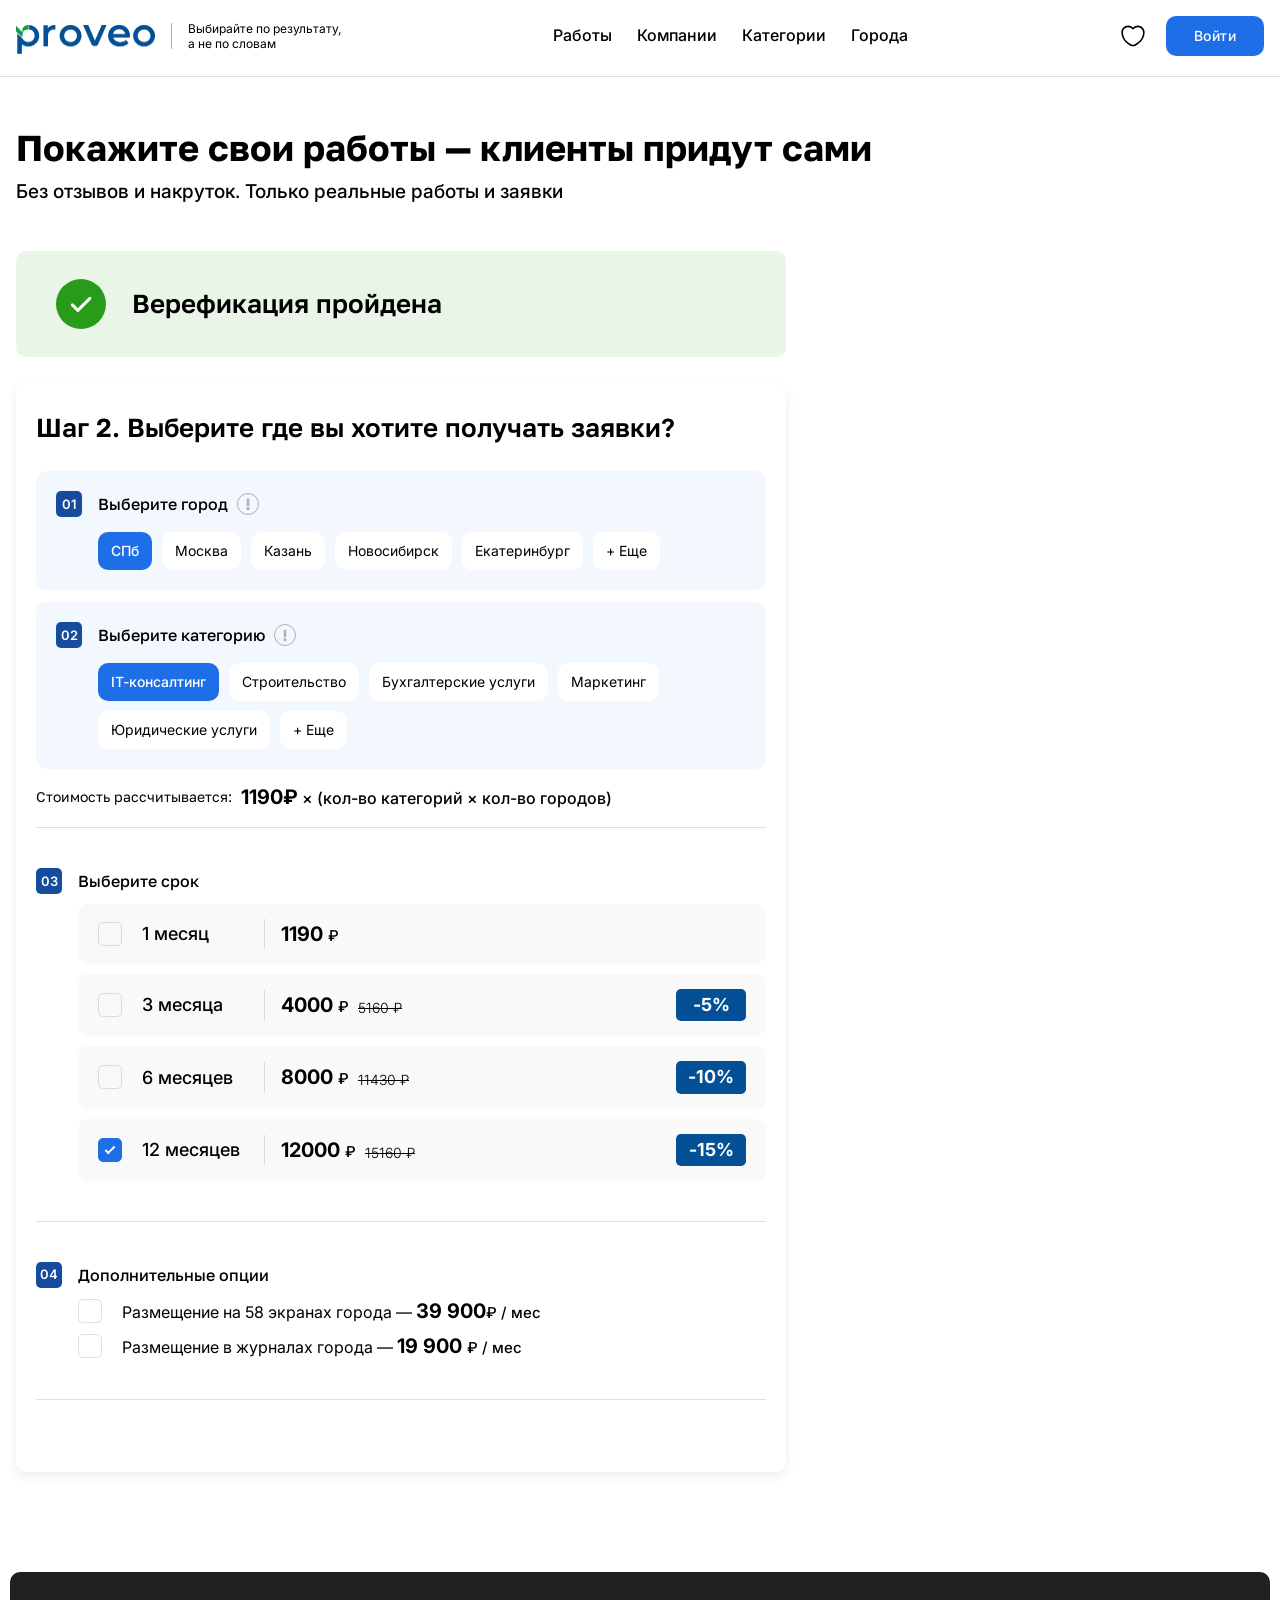
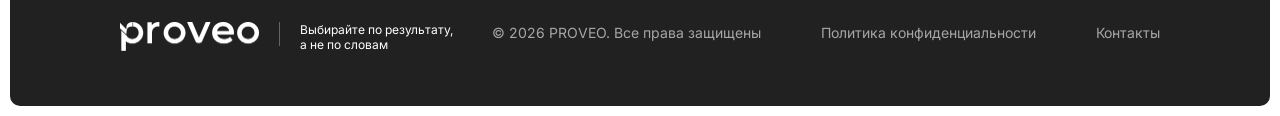
<file: tariffs.html>
<!doctype html>
<html lang="ru">
  <head>
    <meta charset="utf-8" />
    <title>PROVEO - Выбирайте по результату, а не по словам</title>
    <meta
      name="viewport"
      content="width=device-width, initial-scale=1, maximum-scale=1.0, user-scalable=no"
    />
    <link
      href="https://fonts.googleapis.com/css?family=Inter:300,regular,500,600,700"
      rel="stylesheet"
    />
    <link
      href="https://fonts.googleapis.com/css?family=Golos+Text:regular,500,600,700"
      rel="stylesheet"
    />
    <link href="assets/css/reset.css" rel="stylesheet" />
    <link href="assets/css/main.css" rel="stylesheet" />
    <link href="assets/css/tariffs.css" rel="stylesheet" />
  </head>
  <body>
    <!-- HEADER -->
    <header class="header">
      <div class="container">
        <div class="header-inner">
          <div class="header-left">
            <img class="header-logo" alt="PROVEO" src="./assets/img/logo.png" />
            <div class="header-divider"></div>
            <p class="header-slogan">
              Выбирайте по результату,<br />а не по словам
            </p>
          </div>
          <nav class="header-nav" aria-label="Основная навигация">
            <ul>
              <li><button type="button">Работы</button></li>
              <li><button type="button">Компании</button></li>
              <li><button type="button">Категории</button></li>
              <li><button type="button">Города</button></li>
            </ul>
          </nav>
          <div class="header-right">
            <button class="header-fav-btn" type="button" aria-label="Избранное">
              <svg
                width="26"
                height="26"
                viewBox="0 0 26 26"
                fill="none"
                xmlns="http://www.w3.org/2000/svg"
              >
                <path
                  d="M12.9998 23.4542C12.664 23.4542 12.339 23.4108 12.0682 23.3133C7.92984 21.8942 1.354 16.8567 1.354 9.41417C1.354 5.6225 4.41984 2.54584 8.18984 2.54584C10.0207 2.54584 11.7323 3.26084 12.9998 4.53917C14.2673 3.26084 15.979 2.54584 17.8098 2.54584C21.5798 2.54584 24.6457 5.63334 24.6457 9.41417C24.6457 16.8675 18.0698 21.8942 13.9315 23.3133C13.6607 23.4108 13.3357 23.4542 12.9998 23.4542ZM8.18984 4.17084C5.319 4.17084 2.979 6.52167 2.979 9.41417C2.979 16.8133 10.0965 20.93 12.599 21.7858C12.794 21.8508 13.2165 21.8508 13.4115 21.7858C15.9032 20.93 23.0315 16.8242 23.0315 9.41417C23.0315 6.52167 20.6915 4.17084 17.8207 4.17084C16.174 4.17084 14.6465 4.94 13.6607 6.2725C13.3573 6.68417 12.664 6.68417 12.3607 6.2725C11.3532 4.92917 9.8365 4.17084 8.18984 4.17084Z"
                  fill="black"
                />
              </svg>
            </button>
            <button class="header-login-btn" type="button">Войти</button>
            <button class="header-menu">
              <span></span>
            </button>
            <ul class="header-menu-nav">
              <li>Работы</li>
              <li>Компании</li>
              <li>Категории</li>
              <li>Города</li>
            </ul>
          </div>
        </div>
      </div>
    </header>
    <!-- MAIN CONTENT -->
    <main class="main-content">
      <div class="container">
        <h2 class="main-tariffs__title">
          Покажите свои работы — клиенты придут сами
        </h2>
        <p class="main-tariffs__sub">
          Без отзывов и накруток. Только реальные работы и заявки
        </p>

        <section class="tariffs">
          <div class="tariffs__left">
            <div class="tariffs__verification">
              <img src="./assets/icons/check-green.svg" alt="галока" />
              <h4>Верефикация пройдена</h4>
            </div>
            <div class="tariffs__steps">
              <div class="tariffs__request">
                <h4>Шаг 2. Выберите где вы хотите получать заявки?</h4>
                <div
                  class="tariffs-request__block tariffs-request__block--first"
                >
                  <div class="tariffs__step">
                    <div class="tariffs-step__num">01</div>
                    <div class="tariffs-step__label">Выберите город</div>
                    <img
                      src="./assets/icons/info.svg"
                      class="tariffs-step__info"
                      alt="info"
                      title="Можете выбрать несколько городов"
                    />
                  </div>
                  <div class="tariffs__tags">
                    <div class="tariffs__tag active">СПб</div>
                    <div class="tariffs__tag">Москва</div>
                    <div class="tariffs__tag">Казань</div>
                    <div class="tariffs__tag">Новосибирск</div>
                    <div class="tariffs__tag">Екатеринбург</div>
                    <div class="tariffs__tag">+ Еще</div>
                  </div>
                </div>
                <div class="tariffs-request__block">
                  <div class="tariffs__step">
                    <div class="tariffs-step__num">02</div>
                    <div class="tariffs-step__label">Выберите категорию</div>
                    <img
                      src="./assets/icons/info.svg"
                      class="tariffs-step__info"
                      alt="info"
                      title="Можете выбрать несколько категорий"
                    />
                  </div>
                  <div class="tariffs__tags">
                    <div class="tariffs__tag active">IT-консалтинг</div>
                    <div class="tariffs__tag">Строительство</div>
                    <div class="tariffs__tag">Бухгалтерские услуги</div>
                    <div class="tariffs__tag">Маркетинг</div>
                    <div class="tariffs__tag">Юридические услуги</div>
                    <div class="tariffs__tag">+ Еще</div>
                  </div>
                </div>
                <div class="tariffs-request__text">
                  Стоимость рассчитывается:
                  <p>
                    <span>1190₽</span>
                    × (кол-во категорий × кол-во городов)
                  </p>
                </div>
              </div>
              <div class="tariffs__divider"></div>
              <div class="tariffs__deadline">
                <div class="tariffs__step">
                  <div class="tariffs-step__num">03</div>
                  <div class="tariffs-step__label">Выберите срок</div>
                </div>
                <div class="tariffs-deadline__items">
                  <div class="tariffs-deadline__item">
                    <label class="tariffs-item__label">
                      <input type="radio" name="option" checked value="1" />
                      <span class="checkmark"></span>
                      1 месяц
                    </label>
                    <div class="tariffs-item__divider"></div>
                    <div class="tariffs__price">
                      <div class="tariffs__new-price">1190 <span>₽</span></div>
                    </div>
                  </div>
                  <div class="tariffs-deadline__item">
                    <label class="tariffs-item__label">
                      <input type="radio" name="option" checked value="3" />
                      <span class="checkmark"></span>
                      3 месяца
                    </label>
                    <div class="tariffs-item__divider"></div>
                    <div class="tariffs__price">
                      <div class="tariffs__new-price">4000 <span>₽</span></div>
                      <span class="tariffs__old-price">5160 ₽</span>
                    </div>
                    <div class="tariffs__discount">-5%</div>
                  </div>
                  <div class="tariffs-deadline__item">
                    <label class="tariffs-item__label">
                      <input type="radio" name="option" checked value="6" />
                      <span class="checkmark"></span>
                      6 месяцев
                    </label>
                    <div class="tariffs-item__divider"></div>
                    <div class="tariffs__price">
                      <div class="tariffs__new-price">8000 <span>₽</span></div>
                      <span class="tariffs__old-price">11430 ₽</span>
                    </div>
                    <div class="tariffs__discount">-10%</div>
                  </div>
                  <div class="tariffs-deadline__item">
                    <label class="tariffs-item__label">
                      <input type="radio" name="option" checked value="12" />
                      <span class="checkmark"></span>
                      12 месяцев
                    </label>
                    <div class="tariffs-item__divider"></div>
                    <div class="tariffs__price">
                      <div class="tariffs__new-price">12000 <span>₽</span></div>
                      <span class="tariffs__old-price">15160 ₽</span>
                    </div>
                    <div class="tariffs__discount">-15%</div>
                  </div>
                </div>
              </div>
              <div class="tariffs__divider"></div>
              <div class="tariffs__options">
                <div class="tariffs__step">
                  <div class="tariffs-step__num">04</div>
                  <div class="tariffs-step__label">Дополнительные опции</div>
                </div>

                <div class="tariffs-options__items">
                  <div class="tariffs-options__item">
                    <label class="tariffs-item__label tariffs-option__label">
                      <input type="checkbox" name="option" />
                      <span class="checkmark"></span>
                      <div>
                        Размещение на 58 экранах города —
                        <span class="price">39 900</span
                        ><span class="deadline">₽ / мес</span>
                      </div>
                    </label>
                  </div>
                  <div class="tariffs-options__item">
                    <label class="tariffs-item__label tariffs-option__label">
                      <input type="checkbox" name="option" />
                      <span class="checkmark"></span>
                      <div>
                        Размещение в журналах города —
                        <span class="price">19 900 </span>
                        <span class="deadline"> ₽ / мес</span>
                      </div>
                    </label>
                  </div>
                </div>
              </div>
              <div class="tariffs__divider"></div>
              <div class="tariffs__advantage"></div>
            </div>
          </div>
          <div class="tariffs__right"></div>
        </section>
      </div>
    </main>
    <footer class="site-footer">
      <div class="site-footer-card">
        <div class="site-footer-left">
          <img
            class="site-footer-logo"
            alt="PROVEO"
            src="./assets/img/white-logo.png"
          />
          <div class="site-footer-divider"></div>
          <p class="site-footer-slogan">
            Выбирайте по результату,<br />а не по словам
          </p>
        </div>
        <nav class="site-footer-nav" aria-label="Нижняя навигация">
          <ul>
            <li>
              <span class="site-footer-copyright"
                >&copy; 2026 PROVEO. Все права защищены</span
              >
            </li>
            <li>
              <a class="site-footer-link" href="#"
                >Политика конфиденциальности</a
              >
            </li>
            <li><a class="site-footer-link" href="#">Контакты</a></li>
          </ul>
        </nav>
      </div>
    </footer>
    <script src="./assets/js/main.js"></script>
  </body>
</html>
</file>
<file: assets/css/main.css>
.container {
  max-width: 1312px;
  width: 100%;
  margin: 0 auto;
  padding: 0 16px;
}

.btn {
  border-radius: 10px;
  background-color: #1e6ee7;
  color: #fff;
  height: 50px;
  font-weight: 500;
}

.clear-btn {
  margin-left: 7px;
}

/* ===== MAIN CONTENT WRAPPER ===== */
.main-content {
  flex: 1;
}

/* ===== HEADER ===== */
.header {
  position: sticky;
  width: 100%;
  top: 0;
  z-index: 50;
  background: rgba(255, 255, 255, 0.9);
  backdrop-filter: blur(8px);
  -webkit-backdrop-filter: blur(8px);
  border-bottom: 1px solid rgba(103, 103, 103, 0.2);
}

.header-inner {
  display: flex;
  align-items: center;
  justify-content: space-between;
  gap: 5px;
  padding-top: 15px;
  padding-bottom: 16px;
}

.header-left {
  display: flex;
  align-items: center;
  gap: 16px;
  min-width: 0;
}

.header-logo {
  width: 139px;
  flex-shrink: 0;
  margin-top: 7px;
}

.header-divider {
  height: 26.73px;
  width: 1px;
  flex-shrink: 0;
  background-color: rgba(0, 0, 0, 0.3);
  display: none;
}

.header-slogan {
  font-size: 12px;
  line-height: normal;
  flex-shrink: 0;
  display: none;
}

.header-nav ul {
  display: none;
}

.header-nav button {
  font-size: 16px;
  font-weight: 500;
  line-height: 1.35;
  color: #000;
  transition: color 0.2s;
}

.header-nav button:hover {
  color: #1e6ee7;
}

.header-right {
  display: flex;
  align-items: center;
  gap: 13px;
}

.header-fav-btn {
  width: 26px;
  height: 26px;
}

.header-fav-btn svg path {
  transition: fill 0.2s;
}

.header-fav-btn:hover svg path {
  fill: #1e6ee7;
}

.header-login-btn {
  padding: 11px 25px;

  border-radius: 10px;
  background: #1e6ee7;

  font-size: 12px;
  font-weight: 500;
  letter-spacing: 0.4px;
  color: #fff;
  transition: background 0.2s;
}

.header-login-btn:hover {
  background: #195fca;
}

.header-menu {
  position: relative;
  width: 33px;
  height: 22px;
  flex-shrink: 0;
  margin-left: 15px;
}

.header-menu span,
.header-menu::before,
.header-menu::after {
  position: absolute;
  right: 0;
  background-color: #164c9e;
  height: 2px;
  border-radius: 1px;
}

.header-menu::before,
.header-menu::after {
  content: '';
  width: 100%;
  transition: all 0.2s;
}

.header-menu span {
  top: 50%;
  transform: translateY(-50%);
  width: 25px;
  scale: 1;
  transition: all 0.2s;
}

.header-menu::before {
  top: 0;
}

.header-menu::after {
  bottom: 0;
}

.header-menu.active span {
  scale: 0;
}

.header-menu.active::before {
  top: 50%;
  translate: 0 -50%;
  rotate: 45deg;
}

.header-menu.active::after {
  top: 50%;
  translate: 0 -50%;
  rotate: -45deg;
}

.header-menu.active + .header-menu-nav {
  display: flex;
  height: auto;
  visibility: visible;
  padding: 30px 20px;
}

.header-menu-nav {
  position: absolute;
  top: 110%;
  left: 16px;
  right: 16px;

  flex-direction: column;
  gap: 24px;

  height: 0;
  visibility: hidden;
  overflow: hidden;

  background-color: #f2f2f2;
  border-radius: 10px;
  transition: all 0.3s;
}

.header-menu-nav li {
  font-weight: 500;
  line-height: 1.35;
}

@media (min-width: 992px) {
  .header-slogan {
    display: block;
  }

  .header-divider {
    display: block;
  }

  .header-nav ul {
    gap: 40px;
  }
}

@media (min-width: 768px) {
  .header-inner {
    gap: 20px;
    padding-top: 16px;
    padding-bottom: 20px;
  }
  .header-nav ul {
    display: flex;
    align-items: center;

    gap: 25px;
  }

  .header-right {
    gap: 20px;
  }

  .header-login-btn {
    padding: 13px 28px;
    font-size: 14px;
  }

  .header-menu {
    display: none;
  }
}

/* ===== FEATURED WORK HEADER SECTION ===== */
.featured-header-section {
  position: relative;
  width: 100%;
}

.featured-header-bg {
  background: rgba(30, 110, 231, 0.05);
}

.featured-header-inner {
  padding-top: 40px;
  padding-bottom: 160px;
}

.featured-header-title {
  font-family: 'Golos Text';
  font-size: 30px;
  font-weight: 700;
  margin-bottom: 14px;
}

.featured-header-subtitle {
  font-weight: 500;
  font-size: 16px;
  margin-bottom: 40px;
}

@media (min-width: 768px) {
  .featured-header-inner {
    padding-top: 80px;
    padding-bottom: 160px;
  }

  .featured-header-title {
    font-size: 38px;
    margin-bottom: 16px;
    max-width: 850px;
  }

  .featured-header-subtitle {
    max-width: 850px;
    line-height: 26.4px;
    font-size: 19px;
    margin-bottom: 38px;
  }
}

/* Verification tabs */
.verification-tabs {
  display: flex;
  height: 50px;
  max-width: fit-content;
  align-items: center;
  border-radius: 100px;
  border: 1px solid #67676733;
  background: #fbfbfb;
  padding: 4px;
}

.verification-tab {
  height: 40px;
  border-radius: 100px;
  padding: 0 15px;
  font-size: 12px;
  font-weight: 600;

  line-height: 1.3;
  color: #000;

  display: flex;
  align-items: center;
  gap: 5px;

  white-space: nowrap;
  transition:
    background 0.2s,
    color 0.2s;
}

.verification-tab svg {
  fill: #000;
  width: 12.5px;
  height: 12.5px;
  flex-shrink: 0;
}
.verification-tab.active {
  background: #208113;
  color: #fff;
}
.verification-tab-all.active {
  background: #164c9e;
}

.verification-tab.active svg {
  fill: white;
}

/* Search bar */
.search-bar-wrapper {
  display: flex;
  flex-direction: column;
  gap: 22px;
  margin-bottom: 50px;
}

.search-bar {
  display: none;
  width: 100%;
  max-width: 935px;
  flex: 1;
  align-items: center;
  border-radius: 10px;
  border: 1px solid rgba(103, 103, 103, 0.2);
  background: #fff;
  padding-left: 20px;
  padding-right: 7px;

  position: relative;
}

.search-bar--mobile {
  display: flex;
}

.search-bar--mobile .search-icon {
  margin: 4px 0;
}

.search-bar img.search-icon {
  width: 18px;
  height: 18px;
  flex-shrink: 0;
}

.search-bar-input {
  margin-left: 12px;
  font-size: 14px;
  font-weight: 400;
  color: #000;
  flex: 1;
  height: 48px;
}

.search-bar:focus-within {
  border: 1px solid rgba(0, 0, 0, 0.25);
}

.search-bar-btn {
  margin-left: 16px;
  height: 34px;
  border-radius: 10px;

  background: #1e6ee7;
  padding: 0 28px;

  font-size: 14px;
  font-weight: 500;
  letter-spacing: 0.4px;

  color: #fff;

  transition: background 0.2s;
}

.search-bar-btn:hover {
  background: #195fca;
}

.search-btn {
  font-size: 14px;
}

@media (min-width: 992px) {
  .search-bar-wrapper {
    flex-direction: row;
    margin-bottom: 72px;
  }
}

@media (min-width: 768px) {
  .search-bar {
    display: flex;
  }
  .search-bar-input {
    height: 46px;
  }

  .search-bar--mobile {
    display: none;
  }

  .search-btn {
    display: none;
  }
}

/* Filter groups */
.filter-groups {
  display: none;
  flex-wrap: wrap;
  column-gap: 60px;
  row-gap: 20px;
}

.filter-group-label {
  display: flex;
  font-size: 14px;
  font-weight: 500;
  line-height: 24px;
  color: rgba(0, 0, 0, 0.7);
  margin-bottom: 10px;
}

.filter-group-options {
  display: flex;
  flex-wrap: wrap;
  align-items: center;
  gap: 10px;
}

.filter-chip {
  height: 38px;
  border-radius: 10px;
  padding: 0 13px;
  font-size: 14px;
  line-height: 14px;

  transition:
    background 0.2s,
    color 0.2s;
}

.filter-chip.active {
  background: #164c9e;
  font-weight: 500;
  color: #fff;
}

.filter-chip:not(.active) {
  background: rgba(30, 110, 231, 0.1);
  font-weight: 400;
  color: #000;
}

.filter-btn {
  display: flex;
  justify-content: center;
  align-items: center;
  gap: 10px;

  border-radius: 10px;
  border: 1px solid #164c9e;
  color: #164c9e;
  font-size: 14px;

  width: 100%;
  padding: 12px 0;
}

.modal-overlay {
  position: fixed;
  width: 100%;
  height: 100%;
  top: 0;
  left: 0;
  background-color: rgba(0, 0, 0, 0.7);
  z-index: 50;

  opacity: 0;
  visibility: hidden;
  transition: all 0.2s;

  display: flex;
  justify-content: center;
  align-items: center;
}

.modal-overlay.active {
  opacity: 1;
  visibility: visible;
}

.modal-content {
  position: relative;
  background-color: #fff;
  border-radius: 10px;

  padding: 30px 20px;
  margin: 0 16px;
  height: auto;
}

.modal-content__title {
  font-size: 22px;
  font-weight: 600;
  line-height: 24px;
  margin-bottom: 20px;
}

.modal-close {
  position: absolute;
  top: 16px;
  right: 16px;
}

.modal-content .filter-groups {
  display: flex;
  flex-direction: column;
  gap: 26px;
}

.modal-content .filter-group-options {
  gap: 6px;
}

.modal-alert {
  color: #ff0000;
  font-size: 12px;

  display: none;
}

@media (min-width: 768px) {
  .filter-groups {
    display: flex;
  }

  .filter-btn {
    display: none;
  }

  .modal-overlay {
    display: none;
  }

  .modal-content__title {
    font-size: 26px;
  }
}

/* ===== CARDS LIST SECTION ===== */
.cards-list {
  display: grid;
  grid-template-columns: 1fr;
  justify-content: center;
  gap: 30px;
  margin-top: -130px;
}

.card {
  border-radius: 10px;
  background: transparent;

  display: flex;
  flex-direction: column;
  height: fit-content;

  transition: all 0.3s ease;
  overflow: hidden;
}

@media (hover: hover) {
  .card:hover {
    background: #fff;
    box-shadow: 0px 4px 12px rgba(0, 0, 0, 0.08);

    transform: translateY(-10px);
  }
  .card:hover .card-content {
    padding: 20px 15px;
  }
}

.card-img-container {
  position: relative;
}

.card-img-container img.main-img {
  width: 100%;
  height: 100%;
  object-fit: cover;
  border-radius: 10px;
}

.card-badge-verified {
  position: absolute;
  left: 14px;
  top: 14px;
  display: flex;
  align-items: center;
  gap: 3.8px;
  border-radius: 6.31px;
  background: #299b1a;
  padding: 6px 12px;
}

.card-badge-verified img {
  width: 19px;
  height: 19px;
}

.card-badge-verified span {
  font-size: 15px;
  color: #fff;
  white-space: nowrap;
}

.card-badge-photos {
  position: absolute;
  left: 14px;
  top: 53px;
  border-radius: 6.31px;
  background: rgba(22, 76, 158, 0.7);
  padding: 4px 14px;
}

.card-badge-photos span {
  font-size: 12px;
  line-height: 19.6px;
  color: #fff;
  white-space: nowrap;
}

.card-slider {
  display: flex;
  transition: transform 0.3s ease;
}

.card-slider img {
  width: 100%;
  flex-shrink: 0;
  border-radius: 10px;
}

.card-slide {
  position: absolute;
  top: 50%;
  translate: 0 -50%;

  display: flex;
  justify-content: center;
  align-items: center;
  width: 40px;
  height: 40px;

  border-radius: 50%;
  border: 1px solid #fff;
  cursor: pointer;

  transition: all 0.3s ease;
}

.card-slide:hover {
  background-color: rgba(255, 255, 255, 0.25);
  border-color: #ccc;
}

.card-slide--back {
  left: 14px;
}

.card-slide--forward {
  right: 14px;
  rotate: 180deg;
}

.card-likes {
  position: absolute;
  right: 12px;
  top: 50%;
  width: 40px;
  height: 40px;
  transform: translateY(-50%);
}

.card-content {
  display: flex;
  flex-direction: column;
  flex: 1;
  padding-top: 18px;
  padding-bottom: 18px;

  transition: all 0.3s ease;
}

.card-title {
  font-family: 'Golos Text';
  font-size: 18px;
  font-weight: 600;
  line-height: 24px;
}

.card-divider {
  margin-top: 17px;
  margin-bottom: 13px;
  height: 1px;
  width: 100%;
  background-color: #676767;
  opacity: 0.2;
}

.card-stats {
  display: flex;
  flex-wrap: wrap;
  align-items: center;
  gap: 7px;
}

.stat-item {
  display: flex;
  align-items: center;
  gap: 7px;
}

.stat-value {
  display: flex;
  height: 32px;
  width: 32px;

  align-items: center;
  justify-content: center;

  border-radius: 5px;
  background: #f2f2f2;
  font-size: 18px;
  font-weight: 700;
  line-height: 135%;
}

.stat-label {
  font-size: 14px;
  font-weight: 500;
  line-height: 135%;
  white-space: nowrap;
}

.stat-dot {
  font-family: 'Montserrat', Helvetica, sans-serif;
  font-size: 15px;
  font-weight: 800;
  line-height: 20.2px;
  color: rgba(0, 0, 0, 0.5);
}

.card-owner {
  display: flex;
  align-items: center;
  gap: 7px;
  cursor: pointer;
}

.card-owner-name {
  font-size: 14px;
  line-height: 135%;
  white-space: nowrap;
  color: rgba(0, 0, 0, 0.5);
  transition: all 0.3s ease;
}

.card.owner-active .card-owner-name {
  color: #1e6ee7;
}

.card-owner svg path {
  width: 13px;
  height: 7px;
  fill: rgba(0, 0, 0, 0.5);
  transition: all 0.3s ease;
}
.card-owner svg {
  transition: all 0.3s ease;
}
.card.owner-active .card-owner svg path {
  fill: #1e6ee7;
}

.card.owner-active .card-owner svg {
  transform: rotate(180deg);
}

.card-owner-details {
  gap: 15px;
  align-items: start;

  opacity: 0;
  visibility: hidden;
  height: 0;
  margin-top: 0;
  transition: all 0.2s linear;
}

.card.owner-active .card-owner-details {
  display: flex;
  margin-top: 13px;
  opacity: 1;
  visibility: visible;
  height: auto;
}

.card-owner-details__img {
  width: 60px;
  height: 60px;
  border-radius: 50%;
  object-fit: cover;
}

.card-owner-details h5 {
  font-weight: 500;
  font-size: 16px;
  display: flex;
  gap: 3px;
  align-items: center;
}

.card-owner-details h5 img {
  height: 18px;
  object-fit: cover;
}

.card-owner-details a {
  text-decoration: underline;
  color: #164c9e;
  line-height: 27.7px;
  font-weight: 500;
  font-size: 12px;
}

.card-owner-details p {
  display: -webkit-box;
  -webkit-line-clamp: 2;
  line-clamp: 2;
  -webkit-box-orient: vertical;
  overflow: hidden;

  font-size: 11.5px;
  line-height: 135%;
  color: rgba(0, 0, 0, 0.7);
}

/* Tags */
.card-tags {
  display: flex;
  flex-wrap: wrap;
  gap: 10px;
  margin-top: 17px;
}

.card-tag {
  border-radius: 10px;
  padding: 5px 13px;
  font-size: 12px;
  font-weight: 400;
  line-height: 135%;
}

.card-tag.primary {
  background: rgba(30, 110, 231, 0.1);
}

.card-tag.secondary {
  background: rgba(30, 110, 231, 0.05);
}

/* Show More */
.show-more-btn {
  min-width: 275px;
  padding: 5px 0;
  margin: 0 auto;
  margin-top: 30px;

  border-radius: 10px;
  border: 1.5px solid #164c9e;
  background: #fff;

  font-size: 16px;
  font-weight: 500;
  letter-spacing: 0.4px;
  line-height: 39px;
  color: #164c9e;

  display: flex;
  align-items: center;
  justify-content: center;
  gap: 15px;

  transition: background 0.3s;
}

@media (min-width: 992px) {
  .card-content {
    padding-top: 20px;
    padding-bottom: 20px;
  }

  .card-title {
    font-size: 20px;
  }
}

@media (min-width: 576px) {
  .cards-list {
    grid-template-columns: repeat(auto-fit, minmax(350px, 405px));
  }
}

.show-more-btn:hover {
  color: #fff;
  background-color: #164c9e;
}

.show-more-btn:hover svg path {
  fill: #fff;
}

/* ===== BANNER SECTION ===== */
.banner-section {
  width: 100%;
  border-radius: 10px;
  background: linear-gradient(
    90deg,
    rgba(30, 110, 231, 1) 0%,
    rgba(21, 75, 157, 1) 100%
  );
  padding: 40px 20px;

  min-height: 146px;
}

.banner-title {
  text-align: center;
  font-family: 'Golos Text';
  font-size: 22px;
  font-weight: 600;
  line-height: normal;
  color: #fff;
}

.banner-btn {
  min-height: 50px;
  margin: 0 auto;
  margin-top: 26px;

  border-radius: 10px;
  background: #fff;
  padding: 6px 20px;

  font-size: 16px;
  font-weight: 500;
  letter-spacing: 0.4px;
  line-height: 39px;

  color: #010205;
  display: flex;
  align-items: center;
  transition: background 0.2s;
}

.banner-btn:hover {
  background: rgba(255, 255, 255, 0.9);
}

.banner-btn-icon {
  margin-right: 12px;
  display: flex;
  height: 24px;
  width: 24px;
  align-items: center;
  justify-content: center;
  border-radius: 50%;
  background: rgba(30, 110, 231, 0.1);
}

.banner-btn-icon-inner {
  position: relative;
  display: block;
  height: 10px;
  width: 10px;
}

.banner-btn-icon-inner .v-line {
  position: absolute;
  left: 50%;
  top: 0;
  height: 10px;
  width: 1px;
  background: #1e6ee7;
  transform: translateX(-50%);
}

.banner-btn-icon-inner .h-line {
  position: absolute;
  left: 0;
  top: 50%;
  height: 1px;
  width: 10px;
  background: #1e6ee7;
  transform: translateY(-50%);
}

@media (min-width: 768px) {
  .banner-section {
    padding: 50px 0;
  }

  .banner-btn {
    margin-top: 30px;
  }

  .banner-title {
    font-size: 28px;
  }
}

/* ===== SITE FOOTER ===== */
.site-footer {
  width: 100%;
  margin-top: 70px;
}

.site-footer-card {
  width: 100%;
  border-top-left-radius: 10px;
  border-top-right-radius: 10px;
  background: #212121;
  color: #fff;

  padding: 32px 16px;

  display: flex;
  justify-content: space-between;
  flex-direction: column;
  width: 100%;
  gap: 38px;
}

.site-footer-left {
  display: flex;
  align-items: flex-start;
  gap: 20px;
  flex-wrap: wrap;
}

.site-footer-logo {
  max-width: 139px;
  flex-shrink: 0;
}

.site-footer-divider {
  height: 24px;
  width: 1px;
  background-color: rgba(255, 255, 255, 0.3);
}

.site-footer-slogan {
  font-size: 12px;
  font-weight: 400;
  line-height: normal;
  color: #fff;
  text-wrap: nowrap;
}

.site-footer-nav ul {
  display: flex;
  align-items: center;
  column-gap: 30px;
  row-gap: 6px;
  flex-wrap: wrap;
}

.site-footer-copyright {
  font-size: 12px;
  font-weight: 400;
  line-height: 21px;
  color: rgba(255, 255, 255, 0.6);
}

.site-footer-link {
  font-size: 12px;
  font-weight: 400;
  line-height: 21px;
  color: rgba(255, 255, 255, 0.6);
  text-decoration: none;
  transition: color 0.2s;
}

.site-footer-link:hover {
  color: #fff;
}

@media (min-width: 768px) {
  .site-footer-copyright,
  .site-footer-link {
    font-size: 14px;
  }
}

@media (min-width: 992px) {
  .site-footer {
    margin-top: 100px;
    padding: 0 10px 10px;
  }

  .site-footer-card {
    border-radius: 10px;
    gap: 10px;
    flex-direction: row;
  }

  .site-footer-nav ul {
    flex-wrap: nowrap;
    gap: 20px;
  }
}

@media (min-width: 1250px) {
  .site-footer-card {
    min-height: 134px;
    padding: 50px 110px;
  }

  .site-footer-nav ul {
    gap: 60px;
  }
}

/* PROFILE */

.contractor-profile {
  background: #f9f9f9;
  border-radius: 10px;
  padding: 30px 16px;
  margin: 0 -16px;
}

.contractor-header {
  display: flex;
  align-items: center;
  gap: 20px;
}

.contractor-avatar {
  width: 85px;
  height: 85px;
  border-radius: 50%;
  object-fit: cover;
  flex-shrink: 0;
}

.contractor-info {
  width: 100%;
}

.contractor-name-row {
  display: flex;
  flex-wrap: wrap;
  align-items: center;
  gap: 8px;
}

.contractor-name-row img {
  max-width: 84px;
}

.contractor-name {
  font-size: 20px;
  font-weight: 500;
}

.profi-badge {
  background: linear-gradient(135deg, var(--blue), var(--blue-dark));
  border-radius: 5px;
  padding: 3px 10px;
  font-size: 14px;
  font-weight: 600;
  color: #fff;
}

.contractor-link {
  font-size: 14px;
  font-weight: 500;
  color: #164c9e;
  text-decoration: underline;
  cursor: pointer;
  line-height: 39px;
}

.stats-cards {
  display: grid;
  grid-template-columns: 1fr 1fr;
  gap: 12px;
  margin-top: 16px;
}

.stat-card {
  background: #fff;
  border-radius: 10px;
  padding: 22px 20px;
  min-height: 88px;
  display: flex;
  flex-direction: column;
  justify-content: center;
  gap: 4px;
}

.stat-card-value {
  font-family: 'Golos Text';
  font-size: 26px;
  font-weight: 500;
}

.stat-card-label {
  font-family: 'Golos Text';
  font-size: 16px;
  font-weight: 500;
}

@media (min-width: 768px) {
  .contractor-profile {
    padding: 30px;
    margin: 0;
  }

  .contractor-name {
    font-size: 22px;
  }

  .contractor-link {
    font-size: 16px;
  }

  .stats-cards {
    margin-top: 20px;
  }

  .stat-card {
    padding: 14px 16px;
  }

  .stat-card-value {
    font-size: 28px;
  }
}

/* ── CONTACT CARD ── */
.contact-card {
  background: #fff;
  border: 1px solid rgba(103, 103, 103, 0.2);
  border-radius: 10px;
  margin-top: 20px;
  padding: 18px 20px;
}

.contact-phone-row {
  display: flex;
  align-items: center;
  justify-content: space-between;
  gap: 5px;
  padding-bottom: 13px;
}

.contact-phone {
  font-size: 18px;
  font-weight: 600;
  white-space: nowrap;
}

.btn-call {
  background: #fff;
  border: 1px solid #164c9e;

  border-radius: 10px;
  padding: 0 23px;

  font-size: 14px;
  font-weight: 500;
  letter-spacing: 0.4px;
  line-height: 34px;

  color: #164c9e;
  cursor: pointer;
  white-space: nowrap;
  transition: background 0.15s;
}
.btn-call:hover {
  background: rgba(22, 76, 158, 0.05);
}

.contact-sep {
  height: 1px;
  background: rgba(103, 103, 103, 0.2);
}

.contact-row {
  display: flex;
  align-items: center;
  gap: 16px;
  padding: 16px 0;
}

.contact-row img {
  width: 24px;
  height: 24px;
  flex-shrink: 0;
}
.contact-row-text {
  font-size: 16px;
  font-weight: 400;
  line-height: 1.25;
}

.messenger-row {
  display: flex;
  align-items: center;
  gap: 14px;
  padding-top: 14px;
}
.messenger-label {
  font-size: 14px;
  font-weight: 400;
  color: rgba(0, 0, 0, 0.7);
  line-height: 1.5;
  white-space: nowrap;
}

.messenger-list {
  display: flex;
  flex-wrap: wrap;
  align-items: center;
  gap: 6px;
}

@media (min-width: 768px) {
  .contact-card {
    padding: 20 26px;
  }

  .contact-phone {
    font-size: 20px;
  }

  .btn-call {
    padding: 0 26px;
  }
}

/* ── CTA CARD ── */
.cta-card {
  background: rgba(22, 76, 158, 0.06);
  border-radius: 10px;
  margin-top: 20px;
  padding: 28px 20px;
}

.cta-title {
  font-family: 'Golos Text';
  font-size: 22px;
  font-weight: 600;
}

.cta-sub {
  font-size: 14px;
  font-weight: 400;
  margin-top: 8px;
}

.cta-form {
  display: flex;
  flex-direction: column;
  gap: 14px;
  margin-top: 22px;
}

.cta-input {
  height: 50px;
  border: 1px solid rgba(103, 103, 103, 0.2);
  border-radius: 10px;
  background: #fff;

  padding: 0 24px;

  color: #000;
  font-size: 14px;
  letter-spacing: 0.4px;
}
.cta-input::placeholder {
  color: rgba(0, 0, 0, 0.7);
}
.cta-input:focus {
  border-color: #67676770;
}

.cta-input.alert {
  border-color: #ff0000;
}

.btn-cta-submit {
  height: 50px;
  background: #1e6ee7;
  color: #fff;

  border-radius: 10px;
  font-weight: 500;
  letter-spacing: 0.4px;

  cursor: pointer;
  transition: opacity 0.15s;
}
.btn-cta-submit:hover {
  opacity: 0.9;
}

.btn-cta-submit:disabled {
  background-color: #c5c5c5;
}

.cta-notices {
  display: flex;
  flex-direction: column;
  gap: 12px;
  margin-top: 12px;
}

.cta-notice {
  font-size: 12px;
  font-weight: 400;
  line-height: 1.5;
}
.cta-notice-primary {
  color: #000;
}
.cta-notice-muted {
  color: rgba(0, 0, 0, 0.6);
}

@media (min-width: 768px) {
  .cta-card {
    padding: 32px 30px 32px 40px;
  }

  .cta-title {
    font-size: 26px;
  }

  .cta-sub {
    font-size: 16px;
    margin-top: 12px;
  }

  .cta-form {
    margin-top: 26px;
  }
}

/* SIMILAR WORK */
.similar-works {
  margin: 70px auto;
}

.similar-works__head {
  display: flex;
  justify-content: space-between;
  align-items: center;
  width: 100%;
  margin-bottom: 30px;
}

.similar-works__head h2 {
  font-weight: 600;
  font-family: 'Golos Text';
  font-size: 26px;
}

.similar-works__head a {
  color: #164c9e;
  text-decoration: underline;
  font-weight: 500;
  font-size: 16px;

  display: none;
}

@media (min-width: 768px) {
  .similar-works {
    margin: 100px auto;
  }

  .similar-works__head {
    margin-bottom: 40px;
  }

  .similar-works__head h2 {
    font-size: 30px;
  }

  .similar-works__head a {
    display: block;
  }
}
</file>
<file: assets/css/main-result.css>
/* ===== NEWS FREE SECTION ===== */
.news-free {
  border-radius: 10px;
  padding: 70px 0;
}

.news-free-top {
  display: flex;
  flex-direction: column;
  gap: 10px;
  min-height: 143px;
  border-radius: 10px 10px 0 0;
  background: linear-gradient(
    90deg,
    rgba(30, 110, 231, 1) 0%,
    rgba(21, 75, 157, 1) 100%
  );
  padding: 30px 20px;
  color: #fff;
}

.news-free-badge {
  display: flex;
  height: 32px;
  align-items: center;
  gap: 10px;
  width: fit-content;
  border-radius: 100px;
  border: 1px solid #fff;

  padding: 0 16px;
}

.news-free-badge img {
  height: 18px;
  width: 18px;
}

.news-free-badge span {
  font-weight: 600;
  white-space: nowrap;
  color: #fff;

  font-size: 14px;
  line-height: 1.3;
}

.news-free-title {
  font-family: 'Golos Text';
  font-weight: 600;
  line-height: 1;
  color: #fff;
  margin-bottom: 20px;
  font-size: 26px;
}

.news-free-remaining {
  display: flex;
  width: 100%;
  flex-wrap: wrap;
  align-items: center;
  gap: 6px;
  color: #fff;
}

.news-free-remaining span {
  font-size: 16px;
  font-weight: 500;
  line-height: 1.35;

  white-space: nowrap;
}

.news-free-remaining .count-box {
  display: inline-flex;
  height: 32px;
  align-items: center;
  border-radius: 5px;
  background: rgba(242, 242, 242, 0.2);
  padding: 0 10px;
  font-size: 16px;
  font-weight: 700;
  line-height: 1.35;
}

.news-free-bottom {
  display: flex;
  flex-direction: column;
  gap: 18px;

  border-radius: 0 0 10px 10px;
  background: rgba(30, 110, 231, 0.05);
  padding: 36px 20px;
}

.news-free-list {
  display: flex;
  flex-direction: column;
  gap: 18px;
  margin: 0;
  padding: 0;
}

.news-free-list li {
  display: flex;
  align-items: flex-start;
  gap: 13.1px;
}

.news-free-list li img {
  height: 20px;
  width: 20px;
  flex-shrink: 0;
}

.news-free-list li span {
  font-size: 16px;
  font-weight: 500;
  line-height: 24px;
}

.news-free-divider {
  height: 116px;
  width: 1px;
  background-color: rgba(103, 103, 103, 0.2);
  display: none;
}

@media (min-width: 768px) {
  .news-free {
    padding: 100px 0;
  }

  .news-free-badge {
    padding: 0 20px;
    height: 41px;
  }

  .news-free-badge img {
    width: 22px;
    height: 22px;
  }

  .news-free-badge span {
    font-size: 18px;
    line-height: 23.4px;
  }

  .news-free-title {
    margin-bottom: 13px;
    font-size: 30px;
  }

  .news-free-remaining span,
  .news-free-remaining .count-box {
    font-size: 18px;
    line-height: 24.3px;
  }

  .news-free-bottom {
    flex-direction: row;
    gap: 20px;
  }

  .news-free-list {
    gap: 16px;
  }
}

@media (min-width: 992px) {
  .news-free-top {
    flex-direction: row;
    padding: 30px 60px;
    gap: 18px;
  }

  .news-free-divider {
    display: block;
  }

  .news-free-bottom {
    padding: 34px 60px;
    gap: 80px;
  }
}

/* ===== PARTNER INCENTIVE SECTION ===== */
.partner-section {
  position: relative;
  width: 100%;
  overflow: hidden;
  border-radius: 10px;
  background: rgba(30, 110, 231, 0.05);
  padding: 40px 0;
}

.partner-inner {
  display: flex;
  align-items: center;
  flex-direction: column;
  gap: 50px;
}

.partner-left {
  display: flex;
  min-width: 0;
  flex-direction: column;
  gap: 30px;
}

.partner-title {
  font-family: 'Golos Text';
  font-size: 26px;
  font-weight: 600;
  line-height: 1;
  color: #000;
}

.partner-features-grid {
  display: flex;
  flex-direction: column;
  gap: 30px;
}

.partner-features-grid > div {
  padding-bottom: 30px;
  border-bottom: 1px solid #67676720;
}

.partner-feature-divider {
  width: 100%;
  height: 1px;
  background-color: #67676720;
  margin: 30px 0;
}

.partner-feature-divider-vertical {
  display: none;
  width: 1px;
  height: 437px;
  background-color: #67676720;
}

.partner-feature-card {
  display: flex;
  flex-direction: column;
  gap: 22px;
  transition: all 0.2s;
  border-radius: 10px;
  padding: 0 20px;
}

.partner-feature-card.highlighted {
  background: #1e6ee7;
  padding: 24px 20px;
}

.partner-feature-card:not(.highlighted) {
  background: transparent;
}

@media (hover: hover) {
  .partner-feature-card:hover {
    background: #1e6ee7;
    color: #fff;
  }

  .partner-feature-card:hover svg path {
    fill: white;
  }
}

.partner-feature-card .feature-icon {
  height: 50px;
  width: 50px;
}

.partner-feature-card h3 {
  font-family: 'Golos Text';
  font-size: 20px;
  font-weight: 600;
  line-height: normal;
  margin-bottom: 20px;
  color: inherit;
}

.partner-feature-card p {
  font-size: 16px;
  font-weight: 400;
  line-height: 20px;
}

.partner-feature-card.highlighted h3,
.partner-feature-card.highlighted p {
  color: #fff;
}

.partner-stats {
  display: flex;
  flex-direction: column;
  gap: 12px;
  width: 100%;
  flex-shrink: 0;
}

.partner-stat-card {
  border-radius: 10px;
  background: #fff;
  padding: 30px;
  display: flex;
  flex-direction: column;
  justify-content: center;
  gap: 20px;
}

.partner-stat-value {
  font-family: 'Golos Text', Helvetica, sans-serif;
  font-size: 40px;
  font-weight: 600;
  color: #1e6ee7;
}

.partner-stat-label {
  font-family: 'Golos Text', Helvetica, sans-serif;
  font-weight: 600;
  font-size: 20px;
  color: #000;
}

@media (min-width: 768px) {
  .partner-section {
    padding: 70px 0;
  }

  .partner-inner {
    justify-content: center;
    flex-wrap: wrap;
    flex-direction: row;
    gap: 66px;
  }

  .partner-features-grid {
    flex-direction: row;
    gap: 24px;
  }

  .partner-features-grid > div {
    padding-bottom: 0;
    border: none;
  }

  .partner-title {
    max-width: 640px;
    line-height: 35.2px;
    font-size: 30px;
  }

  .partner-left {
    gap: 40px;
  }

  .partner-feature-card {
    max-height: 230px;
    max-width: 380px;

    gap: 30px;
    padding: 28px 17px 35px 40px;
  }

  .partner-feature-card.highlighted {
    padding: 28px 17px 35px 40px;
  }

  .partner-feature-divider {
    margin: 24px 0;
  }

  .partner-feature-divider-vertical {
    display: block;
  }

  .partner-stats {
    width: 405px;
    gap: 21px;
  }

  .partner-stat-card {
    gap: 33px;
    min-height: 168px;
    padding: 28px 40px;
  }

  .partner-stat-value {
    font-size: 50px;
    line-height: normal;
  }

  .partner-stat-label {
    font-size: 22px;
    line-height: normal;
  }
}

/* ===== how-it-works CASES SECTION ===== */
.how-it-works-section {
  width: 100%;
  background: #fff;
  padding: 70px 0;
}

.how-it-works-title {
  font-family: 'Golos Text';
  font-weight: 600;
  margin-bottom: 30px;
  font-size: 26px;
}

.how-it-works-steps {
  display: grid;
  grid-template-columns: 1fr;
  gap: 30px;
}

.how-it-works-step__header {
  display: flex;
  align-items: center;
  justify-content: space-between;
  gap: 42px;
}

.how-it-works-step-connector {
  height: 1px;
  width: calc(100% + 32px);
  border-top: 2px dashed rgba(30, 110, 231, 0.2);
  display: none;
}

.how-it-works-step-number {
  flex-shrink: 0;
  display: flex;
  align-items: center;
  justify-content: center;
  border-radius: 8.77px;
  background: #164c9e;

  font-weight: 600;
  line-height: 1;
  color: #fff;
  white-space: nowrap;

  height: 40px;
  width: 40px;
  font-size: 20px;
}

.how-it-works-step-title {
  font-family: 'Golos Text';
  font-weight: 600;

  margin-top: 26px;
  font-size: 20px;
}

.how-it-works-step-desc {
  margin-top: 20px;
  max-width: 100%;
  font-size: 16px;
  font-weight: 400;
  line-height: 20px;
}

@media (min-width: 768px) {
  .how-it-works-step-connector {
    display: block;
  }

  .how-it-works-section {
    padding: 100px 0;
  }

  .how-it-works-title {
    line-height: 35.2px;
    font-size: 30px;
    margin-bottom: 40px;
  }

  .how-it-works-step-title {
    margin-top: 34px;
    font-size: 22px;
  }

  .how-it-works-step-number {
    font-size: 28px;

    height: 50px;
    width: 50px;
  }

  .how-it-works-step-desc {
    margin-top: 25px;
  }
}

@media (min-width: 992px) {
  .how-it-works-steps {
    display: grid;
    grid-template-columns: repeat(3, 1fr);
    gap: 28px;
  }

  .how-it-works-step-desc {
    max-width: 370px;
  }
}
</file>
<file: assets/css/profile.css>
.cards-list--profile {
  margin-top: 0;
}

.similar-works--profile {
  margin-bottom: 0;
}

.modal-profile {
  display: flex;
}

.modal-profile .modal-content {
  background-color: #f1f5f9;
  max-width: 440px;
  width: 100%;
}

.modal-profile .modal-content__title {
  margin-bottom: 8px;
}

.modal-profile__sub {
  font-size: 14px;
}

@media (min-width: 768px) {
  .modal-profile .modal-content {
    padding: 30px;
  }

  .modal-profile .modal-content__title {
    margin-bottom: 12px;
  }

  .modal-profile__sub {
    font-size: 16px;
  }
}

/* Profile */
.profile {
  margin-bottom: 70px;
  margin-top: 26px;

  display: flex;
  flex-direction: column;
  gap: 30px;
}

.profile__user {
  display: flex;
}

.profile__user > .profile-user__avatar {
  display: none;
}

.profile-user__avatar {
  border-radius: 50%;
  width: 85px;
  height: 85px;
}

.profile__info {
  display: flex;
  flex-direction: column;
  gap: 30px;
}

.profile__head {
  display: flex;
  gap: 22px;
}

.profile__head > .profile-user__avatar {
  display: block;
}

.profile__name {
  display: flex;
  flex-direction: column;
  gap: 8px;
}

.profile__name h1 {
  font-family: 'Golos Text';
  font-weight: 700;
  font-size: 26px;
}

.profile__name img {
  order: -1;
  max-width: 84px;
  width: 100%;
}

.profile__status {
  display: flex;
  align-items: center;
  gap: 8px;
  margin-top: 4px;
  margin-bottom: 8px;
}

.profile__status img {
  width: 30px;
  height: 30px;
}

.profile__status + .profile__tags {
  margin-top: 0;
}

.profile__tags {
  display: flex;
  flex-wrap: wrap;
  align-items: center;
  gap: 6px;

  margin-top: 20px;
}

.profile__tag {
  display: flex;
  gap: 6px;
  align-items: center;

  border-radius: 5px;
  font-weight: 500;
  font-size: 14px;
  color: #fff;
  padding: 6px 12px;
}

.profile__tag.primary {
  background-color: #299b1a;
}

.profile__tag.secondary {
  background-color: #164c9e;
}

.profile__tag img {
  width: 18px;
  height: 18px;
}

.profile-divider {
  height: 1px;
  background-color: rgba(103, 103, 103, 0.2);
}

.profile__verify {
  background-color: #fff;
  box-shadow: 0 4px 12px rgba(0, 0, 0, 0.08);
  border-radius: 10px;
}

.profile-verify__head {
  background-color: rgba(237, 0, 0, 0.08);
  border-top-left-radius: 10px;
  border-top-right-radius: 10px;

  padding: 24px 26px 20px 20px;

  display: flex;
  gap: 16px;
}

.profile-verify__head img {
  width: 36px;
  height: 36px;
}

.profile-verify__head h4 {
  font-family: 'Golos Text';
  font-weight: 600;
  font-size: 18px;
  margin-bottom: 10px;
}

.profile-verify__head p {
  font-size: 14px;
}

.profile-verify__content {
  padding: 26px 26px 28px 72px;
}

.profile-verify__item {
  display: flex;
  gap: 13px;
  align-items: center;
}

.profile-verify__item img {
  width: 20px;
  height: 20px;
}

.profile-verify__item p {
  font-size: 14px;
  font-weight: 500;
}

.profile-verify__item---last {
  margin-top: 10px;
  margin-bottom: 24px;
}

.profile-verify__btn {
  padding: 0 50px;
}

.profile-verify__sub {
  font-size: 12px;
  margin-top: 12px;
}

.profile-contact {
  margin-top: 0;
}

.profile-contact > .contact-row {
  padding: 0;
  margin-bottom: 10px;
}

.profile-contact .messenger-row {
  padding-top: 0;
}

.profile-contact .contact-sep {
  margin-bottom: 16px;
}

.profile__desc {
  display: flex;
  flex-direction: column;
  gap: 10px;
}

.profile__desc p {
  font-size: 16px;
  line-height: normal;
}

.profile-stats__card {
  margin-top: 0;
}

.profile-stats__card .stat-card {
  background-color: #f9f9f9;
  min-height: 88px;
  padding: 14px 20px;

  gap: 10px;
}

@media (min-width: 768px) {
  .profile__user {
    gap: 30px;
  }

  .profile__user > .profile-user__avatar {
    display: block;
  }

  .profile__head > .profile-user__avatar {
    display: none;
  }

  .profile-user__avatar {
    width: 150px;
    height: 150px;
  }

  .profile__info {
    gap: 32px;
  }

  .profile__name {
    flex-direction: row;
    align-items: center;
    gap: 13px;
  }

  .profile__name h1 {
    font-size: 36px;
  }

  .profile__name img {
    max-width: 103px;
    order: 0;
  }

  .profile__status {
    gap: 6px;
    margin: 11px 0;
  }

  .profile__status img {
    width: 36px;
    height: 36px;
  }

  .profile__tags {
    margin-top: 24px;
    gap: 12px;
  }

  .profile__tag {
    padding: 8px 12px;
    font-size: 16px;
  }

  .profile-verify__head {
    padding: 24px 30px 20px 30px;
    gap: 26px;
  }

  .profile-verify__head img {
    width: 50px;
    height: 50px;
  }

  .profile-verify__head h4 {
    font-size: 22px;
    margin-bottom: 8px;
  }

  .profile-verify__head p {
    font-size: 16px;
  }

  .profile-verify__content {
    padding: 30px 30px 26px 106px;
  }

  .profile-verify__item--last {
    font-size: 16px;
    margin-top: 12px;
    margin-bottom: 30px;
  }

  .profile-verify__item p {
    font-size: 16px;
  }

  .profile-verify__btn {
    padding: 0 57px;
  }

  .profile-verify__sub {
    margin-top: 14px;
    font-size: 14px;
  }

  .profile__desc p {
    font-size: 18px;
  }

  .profile-stats__card .stat-card {
    min-height: 93px;
    padding: 20px 25px;
  }
}

@media (min-width: 992px) {
  .profile {
    flex-direction: row;
    gap: 45px;
    margin-bottom: 100px;
    margin-top: 50px;
  }

  .profile__user {
    gap: 46px;
  }

  .profile-user__avatar {
    width: 201px;
    height: 201px;
  }

  .profile__stats {
    max-width: 440px;
    width: 100%;
  }
}

/* Profile Cards */
.profile-cards {
  margin-bottom: 70px;
}

.profile-cards__title {
  font-size: 26px;
  font-weight: 600;
  font-family: 'Golos Text';
  margin-bottom: 30px;
}

.profile-cards__list {
  margin-top: 20px;
}

@media (min-width: 992px) {
  .profile-cards {
    margin-bottom: 100px;
  }
}

@media (min-width: 768px) {
  .profile-cards__title {
    font-size: 30px;
  }

  .profile-cards__list {
    margin-top: 27px;
  }
}
</file>
<file: assets/css/search.css>
/* Search V2 */
.featured-header-bg--searchv2 {
  background-color: #fff;
}

.featured-header-bg--searchv2 .featured-header-inner {
  padding-top: 30px;
  padding-bottom: 20px;
}

.featured-header-bg--searchv2 .featured-header-title {
  font-size: 30px;
  margin-bottom: 30px;
}

.cards-list--searchv2 {
  margin-top: 0;
}

@media (min-width: 768px) {
  .featured-header-bg--searchv2 .featured-header-inner {
    padding-top: 50px;
    padding-bottom: 30px;
  }

  .featured-header-bg--searchv2 .featured-header-title {
    font-size: 34px;
    margin-bottom: 40px;
  }
}

/* Sorting */

.search-bar {
  max-width: 100%;
}

.search-bar--not-found {
  max-width: 1052px;
  order: 0;
}

.search-sorting {
  position: relative;
  width: 100%;
}

.search-sorting.active .search-sorting-list {
  opacity: 1;
  visibility: visible;
  top: 110%;
}

.search-sorting button {
  display: flex;
  align-items: center;
  justify-content: space-between;
  gap: 10px;

  font-size: 14px;
  line-height: 24px;
  white-space: nowrap;

  width: 100%;
  padding: 12px 20px;

  background-color: #fff;
  border-radius: 200px;
  border: 1px solid #676767;
}

.search-sorting svg path {
  fill: #000;
}

.search-sorting-list {
  position: absolute;
  top: 0;
  right: 0;
  z-index: 10;

  opacity: 0;
  visibility: hidden;
  background-color: rgba(255, 255, 255, 0.9);
  box-shadow: 0 0 10px rgba(0, 0, 0, 0.1);
  backdrop-filter: blur(7px);
  border-radius: 10px;

  padding: 20px 16px;
  width: 100%;

  transition: all 0.2s;
}

.search-sorting-list li {
  cursor: pointer;
  font-size: 14px;

  transition: opacity 0.2s;
}

.search-sorting-list li:hover {
  opacity: 0.7;
}

.search-sorting-list li:not(:last-child) {
  margin-bottom: 22px;
}

@media (min-width: 768px) {
  .search-sorting {
    width: fit-content;
  }
  .search-sorting button {
    width: 210px;
  }

  .search-sorting-list li:not(:last-child) {
    margin-bottom: 15px;
  }

  .search-bar {
    order: 1;
  }
}

@media (min-width: 992px) {
  .search-bar {
    order: 0;
  }
}

/* Search not found */
.search-not-found {
  margin-bottom: 22px;
  display: flex;
  align-items: center;
  gap: 10px;
}

.search-not-found p {
  font-size: 16px;
  font-weight: 500;
}

.search-not-found__info {
  position: relative;
}

.search-not-found__message {
  opacity: 0;
  background-color: rgba(103, 103, 103, 0.2);
  border-radius: 5px;
  visibility: hidden;

  transition: all 0.2s;

  position: absolute;
  bottom: calc(100% + 9px);
  z-index: 5;
  font-size: 12px;

  width: 191px;
  padding: 6px 8px;
}

.search-not-found__message img {
  position: absolute;
  left: 7px;
  top: 100%;
}
.search-not-found__message.active {
  opacity: 1;
  visibility: visible;
}

@media (hover: hover) {
  .search-not-found__info:hover .search-not-found__message {
    opacity: 1;
    visibility: visible;
  }
}

@media (min-width: 768px) {
  .search-not-found p {
    font-size: 19px;
  }
}
</file>
<file: assets/css/tariffs.css>
.main-tariffs__title {
  font-family: 'Golos Text';
  font-weight: 700;
  font-size: 28px;

  margin-top: 30px;
  margin-bottom: 14px;
}

.main-tariffs__sub {
  font-weight: 500;
  font-size: 16px;
}

.tariffs {
  display: flex;
  flex-direction: column;
  gap: 20px;
  padding-top: 30px;
}

.tariffs__left {
  max-width: 770px;
  width: 100%;
}

.tariffs__verification {
  background-color: rgba(41, 155, 26, 0.1);
  border-radius: 10px;
  padding: 24px 20px;
  width: 100%;

  display: flex;
  align-items: center;
  gap: 16px;

  margin-bottom: 18px;
}

.tariffs__verification img {
  width: 36px;
  height: 36px;
}

.tariffs__verification h4 {
  font-family: 'Golos Text';
  font-weight: 600;
  font-size: 18px;
}

.tariffs__steps {
  padding: 32px 20px;
  border-radius: 10px;
  box-shadow: 0 4px 12px rgba(0, 0, 0, 0.08);
}

.tariffs__divider {
  height: 1px;
  background-color: rgba(103, 103, 103, 0.2);
  margin: 30px 0;
}

.tariffs__request h4 {
  font-family: 'Golos Text';
  font-weight: 600;
  font-size: 20px;

  margin-bottom: 22px;
}

.tariffs-request__block {
  background-color: rgba(30, 110, 231, 0.05);
  border-radius: 10px;
  padding: 20px;
  padding-right: 10px;

  display: flex;
  flex-direction: column;
  gap: 20px;
}

.tariffs-request__block--first {
  margin-bottom: 12px;
}

.tariffs__step {
  display: flex;
  align-items: center;
}

.tariffs-step__num {
  width: 26px;
  height: 26px;

  background-color: #164c9e;
  border-radius: 5px;

  display: flex;
  justify-content: center;
  align-items: center;

  font-weight: 600;
  font-size: 13px;
  color: #fff;

  margin-right: 16px;
}

.tariffs-step__label {
  font-size: 16px;
  font-weight: 500;
  font-family: 'Golos Text';
}

.tariffs-step__info {
  width: 22px;
  height: 22px;
  margin-left: 9px;

  cursor: pointer;
}

.tariffs__tags {
  display: flex;
  align-items: center;
  gap: 10px;
  flex-wrap: wrap;
}

.tariffs__tag {
  background-color: #fff;
  border-radius: 10px;
  padding: 12px 13px;

  font-size: 14px;
  font-weight: 400;

  cursor: pointer;
}

.tariffs__tag.active {
  color: #fff;
  background-color: #1e6ee7;
  font-weight: 500;
}

.tariffs-request__text {
  margin-top: 26px;
  margin-bottom: -10px;

  font-family: 'Golos Text';
  font-size: 14px;

  display: flex;
  align-items: center;
  flex-wrap: wrap;
  gap: 6px;
}

.tariffs-request__text p {
  font-family: 'Inter';
  font-weight: 500;
  font-size: 13.5px;
}

.tariffs-request__text p span {
  font-weight: 700;
  font-size: 18px;
}

.tariffs-deadline__items {
  display: flex;
  flex-direction: column;
  gap: 12px;
  margin-top: 20px;
}

.tariffs-deadline__item {
  border-radius: 10px;
  background-color: #f9f9f9;
  padding: 15px 20px;

  display: flex;
  align-items: center;
}

.tariffs-item__label input {
  position: absolute;
  opacity: 0;
  cursor: pointer;
}

.tariffs-item__label {
  display: flex;
  align-items: center;
  gap: 12px;

  position: relative;
  cursor: pointer;
  user-select: none;

  font-size: 16px;
  font-weight: 500;
  line-height: 1.3;
}

.tariffs-deadline__item .tariffs-item__label {
  width: 126px;
}

.tariffs-item__label .checkmark {
  width: 24px;
  height: 24px;
  border: 1px solid rgba(103, 103, 103, 0.2);
  border-radius: 5px;
  position: relative;

  transition: all 0.2s ease;
}

.tariffs-item__label:hover input ~ .checkmark {
  border-color: #1e6ee7;
}

.tariffs-item__label input:checked ~ .checkmark {
  background-color: #1e6ee7;
  border-color: #1e6ee7;
}

.tariffs-item__label .checkmark::after {
  content: '';
  position: absolute;
  top: 50%;
  left: 50%;

  display: none;
  width: 5px;
  height: 10px;

  border: solid white;
  border-width: 0 2px 2px 0;

  translate: -50% -60%;
  transform: rotate(45deg);
}

.tariffs-item__label input:checked ~ .checkmark::after {
  display: block;
}

.tariffs-item__divider {
  background-color: rgba(103, 103, 103, 0.2);
  width: 1px;
  height: 30px;
  margin: 0 16px;
}

.tariffs__price {
  flex: 1;
  display: flex;
  flex-direction: column;

  margin-right: 8px;
}

.tariffs__new-price {
  font-weight: 700;
  font-size: 18px;
}

.tariffs__new-price span {
  font-weight: 500;
  font-size: 14px;
}

.tariffs__old-price {
  font-size: 14px;
  font-weight: 300;
  text-decoration: line-through;
}

.tariffs__discount {
  width: 41px;
  padding: 4px 0;

  font-weight: 700;
  font-size: 13.5px;
  line-height: 135%;
  color: #fff;

  border-radius: 5px;
  background-color: #035096;
  text-align: center;
}

.tariffs-options__items {
  display: flex;
  flex-direction: column;
  gap: 9px;
  margin-top: 20px;
}

.tariffs-option__label {
  width: 100%;
  font-size: 14px;
  font-weight: 400;
}

.tariffs-option__label .price {
  white-space: nowrap;
  font-size: 18px;
  font-weight: 700;
}

.tariffs-option__label .deadline {
  font-weight: 500;
  white-space: nowrap;
}

@media (min-width: 768px) {
  .main-tariffs__title {
    font-size: 36px;
    margin-top: 53px;
    margin-bottom: 16px;
  }

  .main-tariffs__sub {
    font-size: 19px;
  }

  .tariffs {
    padding-top: 50px;
    flex-direction: row;
    gap: 44px;
  }

  .tariffs__verification {
    padding: 28px 40px;
    gap: 26px;

    margin-bottom: 26px;
  }

  .tariffs__verification img {
    width: 50px;
    height: 50px;
  }

  .tariffs__verification h4 {
    font-size: 26px;
  }

  .tariffs__divider {
    margin: 40px 0;
  }

  .tariffs__request h4 {
    margin-bottom: 30px;
    font-size: 26px;
  }

  .tariffs-request__block {
    padding: 20px;
    gap: 15px;
  }

  .tariffs__tags {
    padding-left: 42px;
  }

  .tariffs-request__text {
    gap: 9px;
    margin-bottom: -20px;
    margin-top: 18px;
  }

  .tariffs-request__text p {
    font-size: 16px;
  }

  .tariffs-request__text p span {
    font-size: 20px;
  }

  .tariffs-deadline__items {
    gap: 10px;
    margin-top: 10px;
    padding-left: 42px;
  }

  .tariffs-item__label {
    gap: 20px;
    font-size: 18px;
  }

  .tariffs-deadline__item .tariffs-item__label {
    width: 150px;
  }

  .tariffs__price {
    flex-direction: row;
    align-items: flex-end;
    gap: 9px;
  }

  .tariffs__new-price {
    font-size: 20px;
  }

  .tariffs__new-price span {
    font-size: 15px;
  }

  .tariffs__discount {
    font-size: 18px;
    width: 70px;
  }

  .tariffs-options__items {
    margin-top: 10px;
    padding-left: 42px;
  }

  .tariffs-option__label {
    width: 100%;
    font-size: 16px;
  }

  .tariffs-option__label .price {
    font-size: 20px;
  }

  .tariffs-option__label .deadline {
    font-size: 15px;
  }
}
</file>
